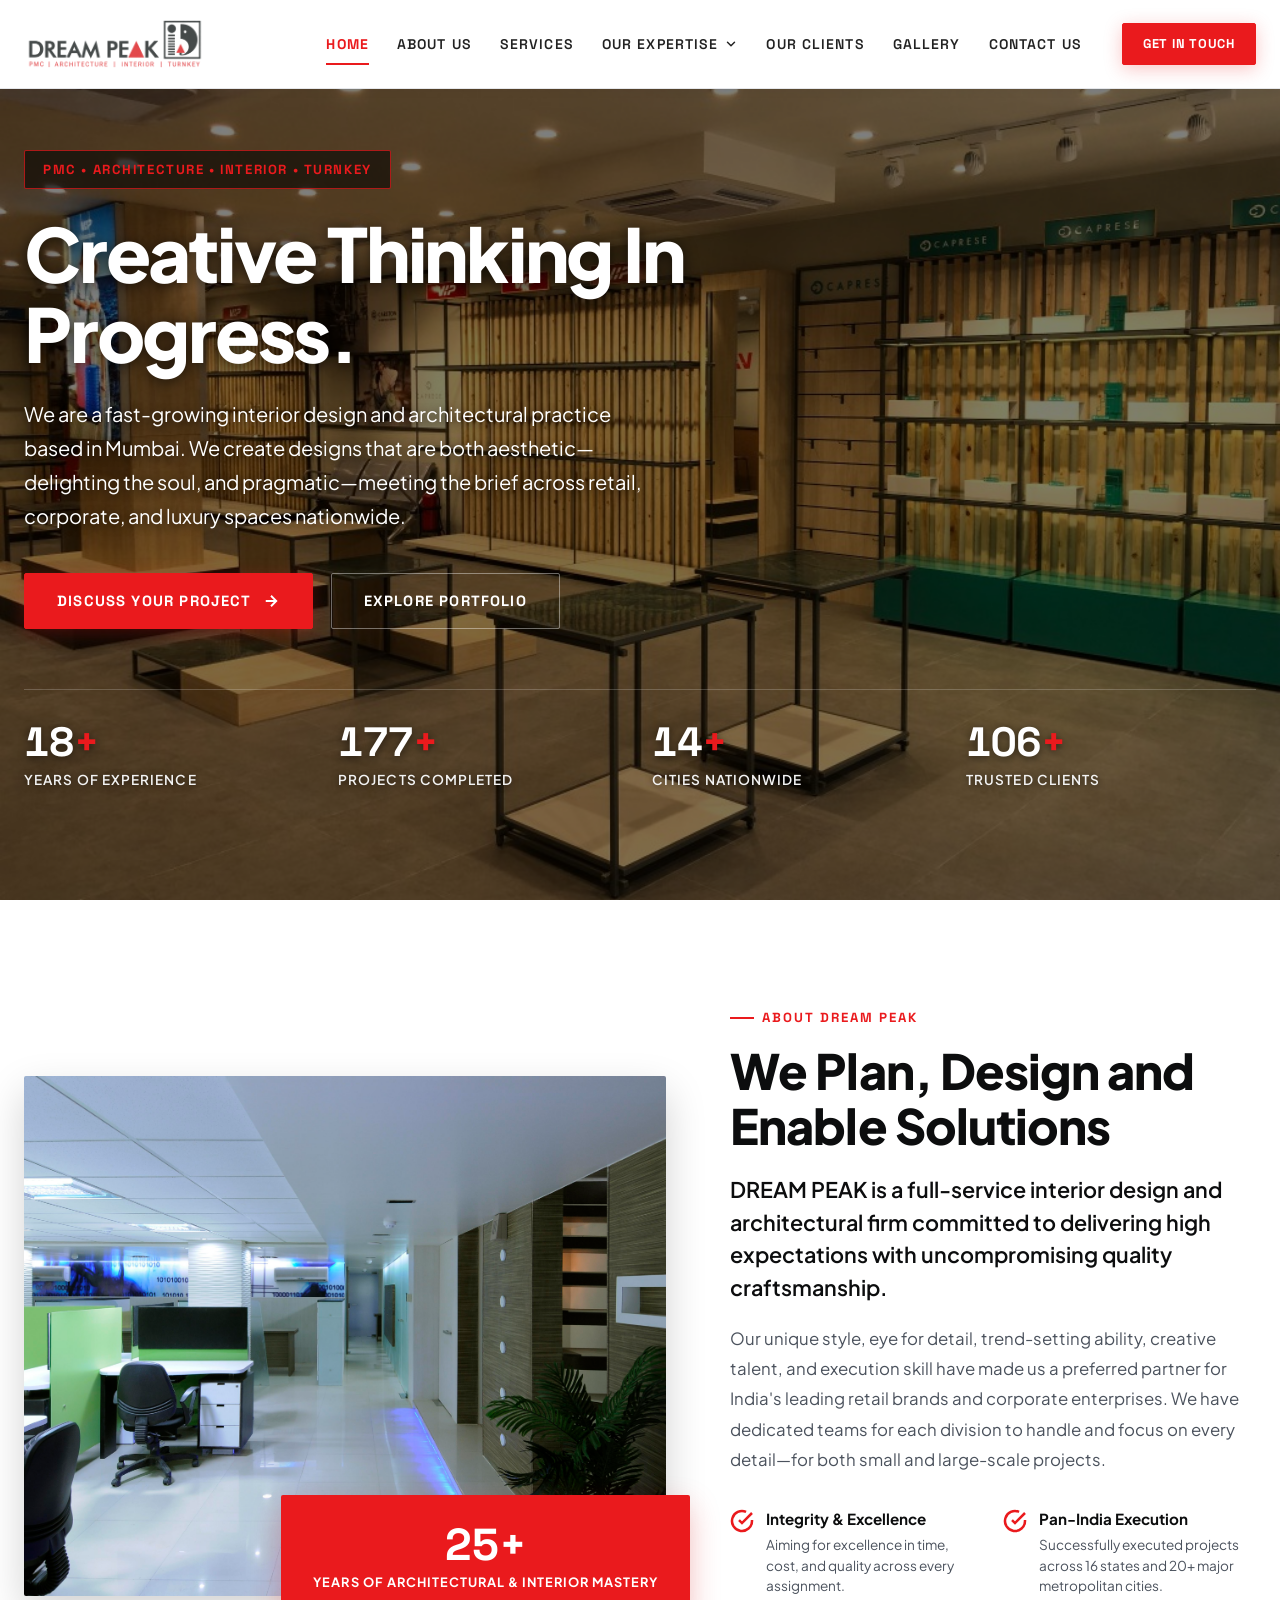
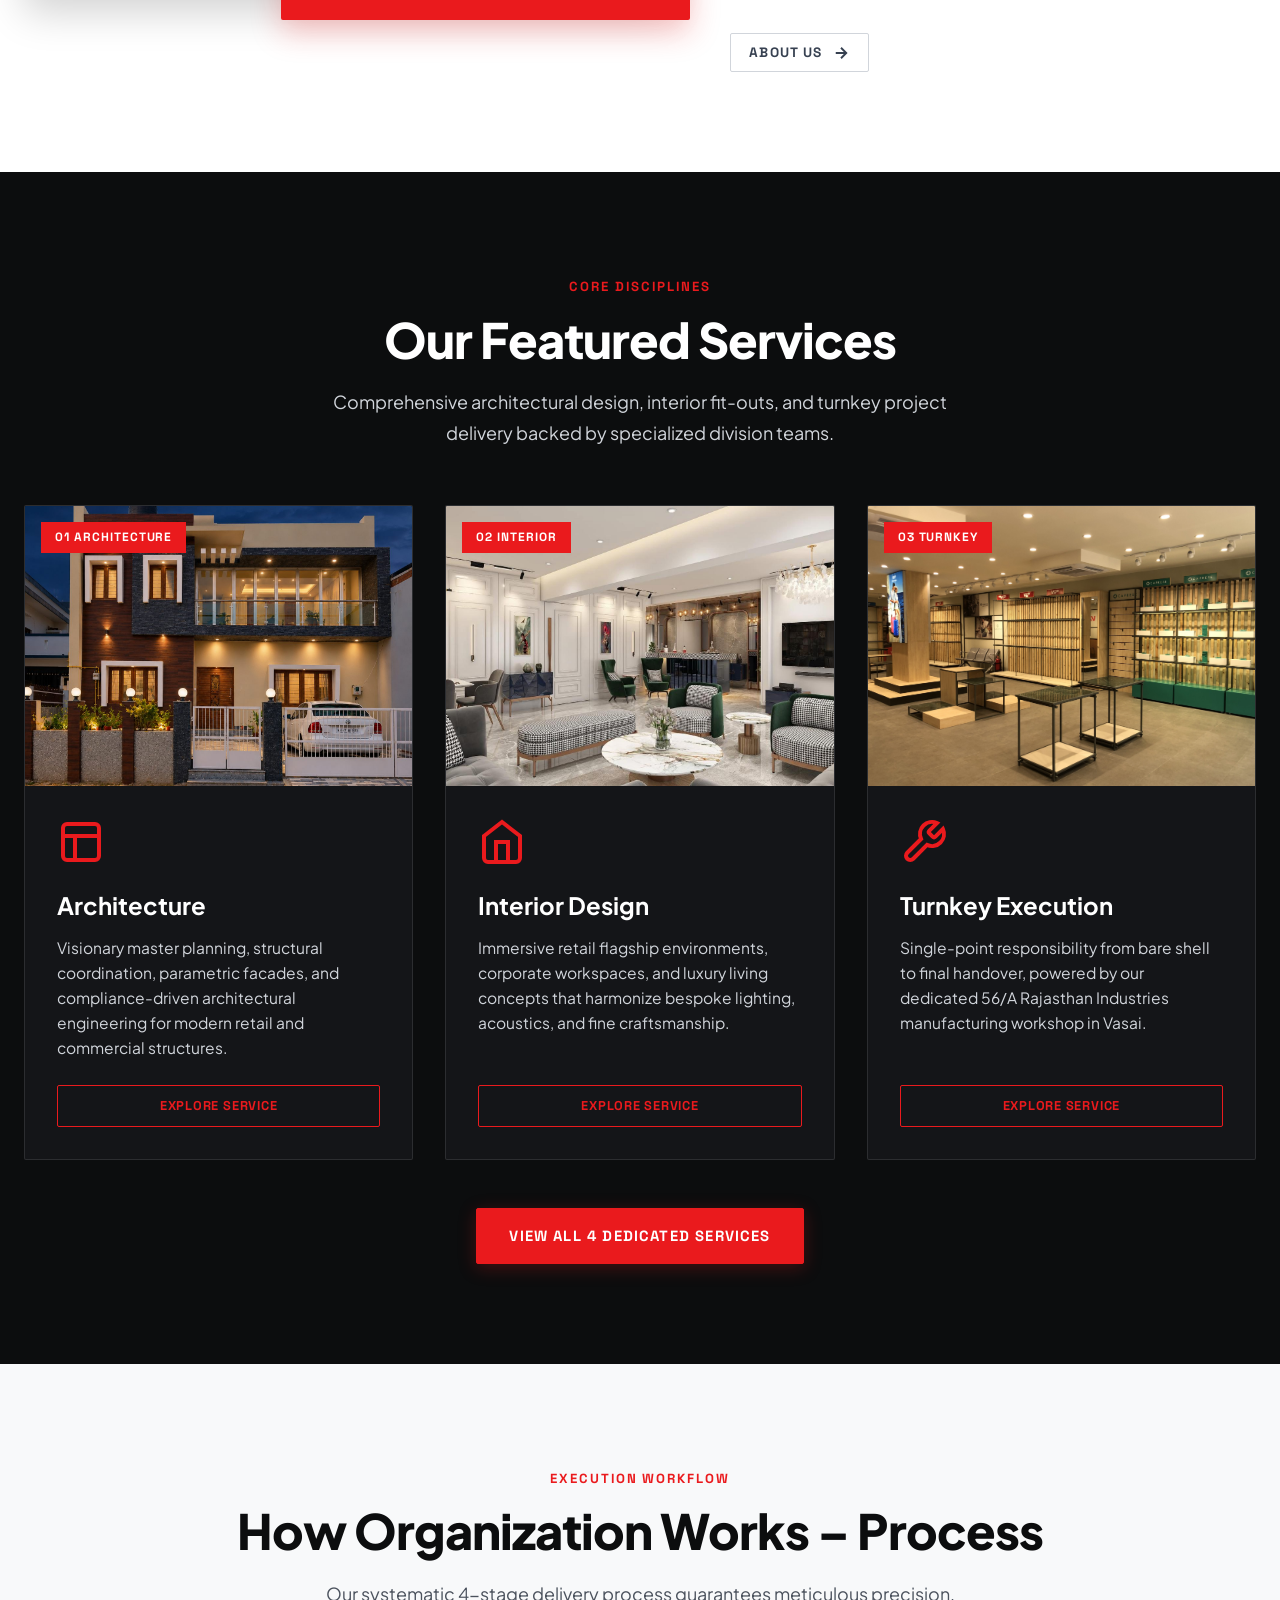
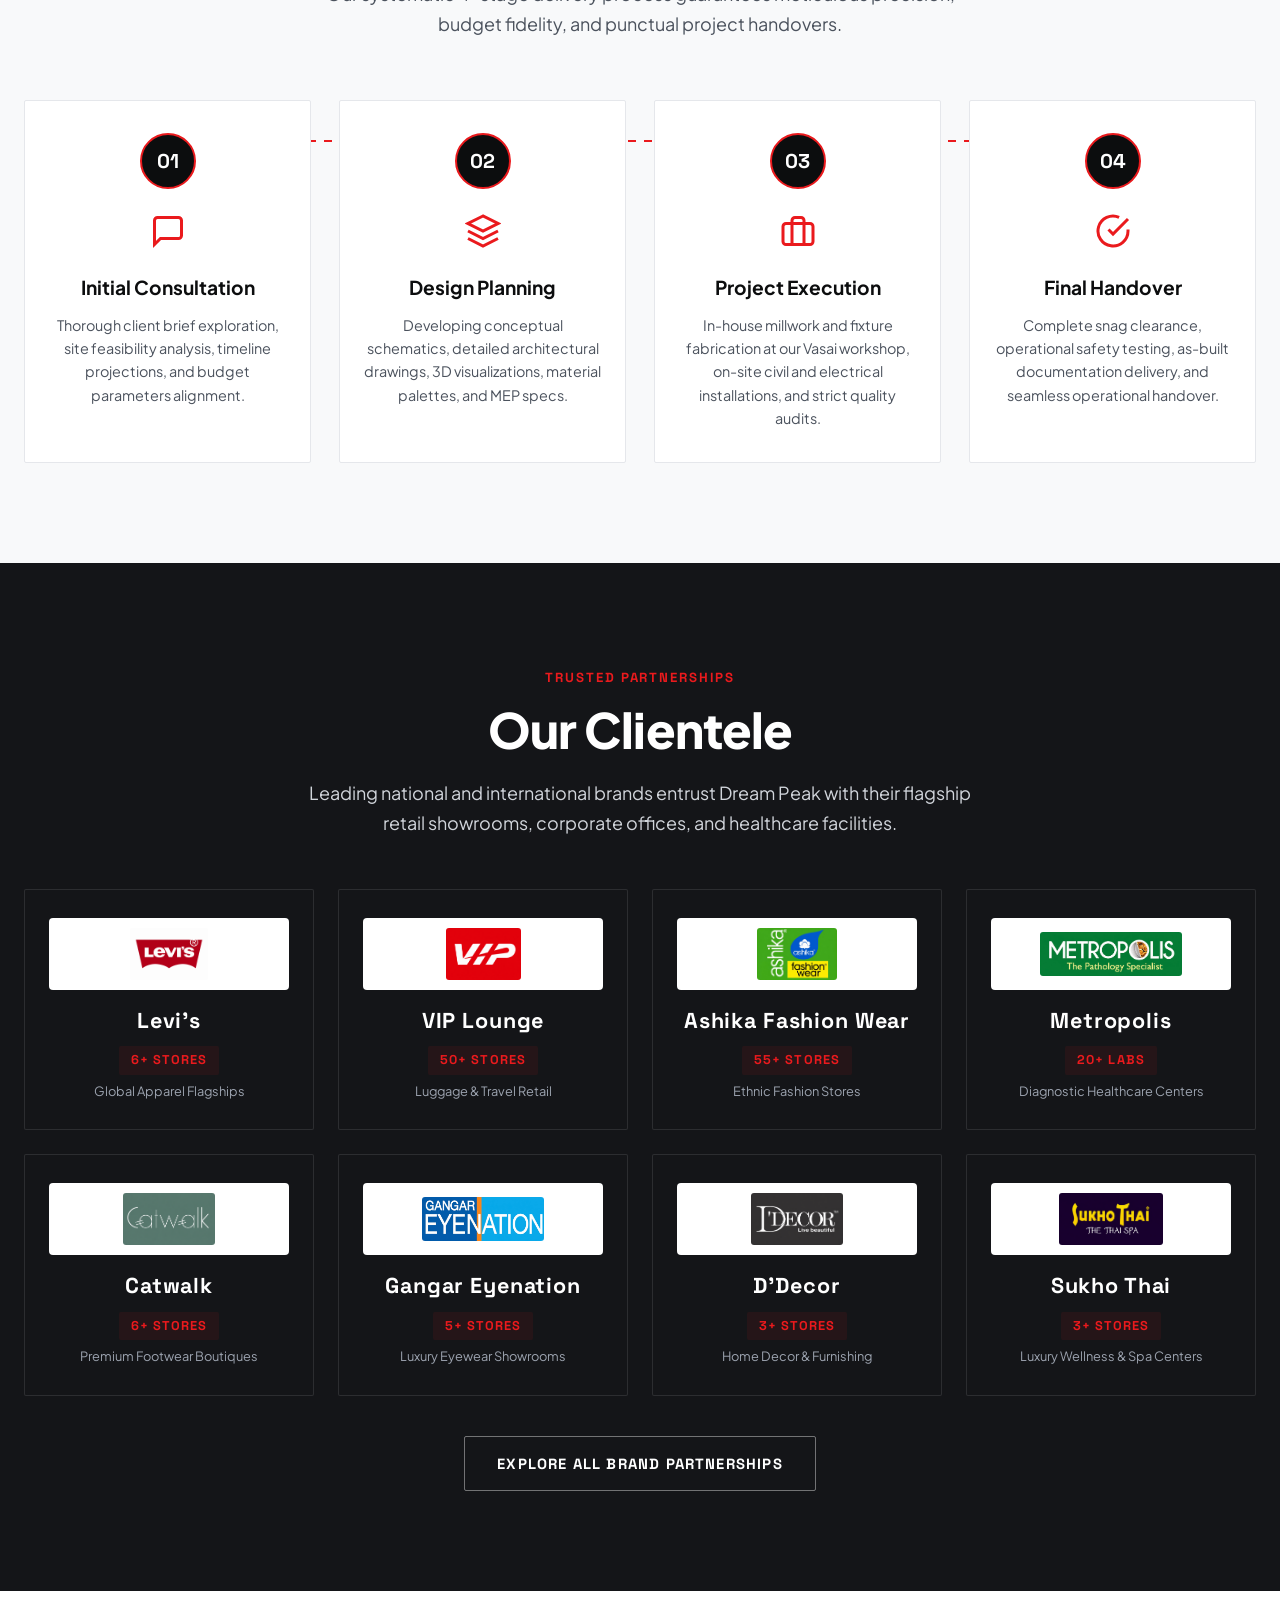
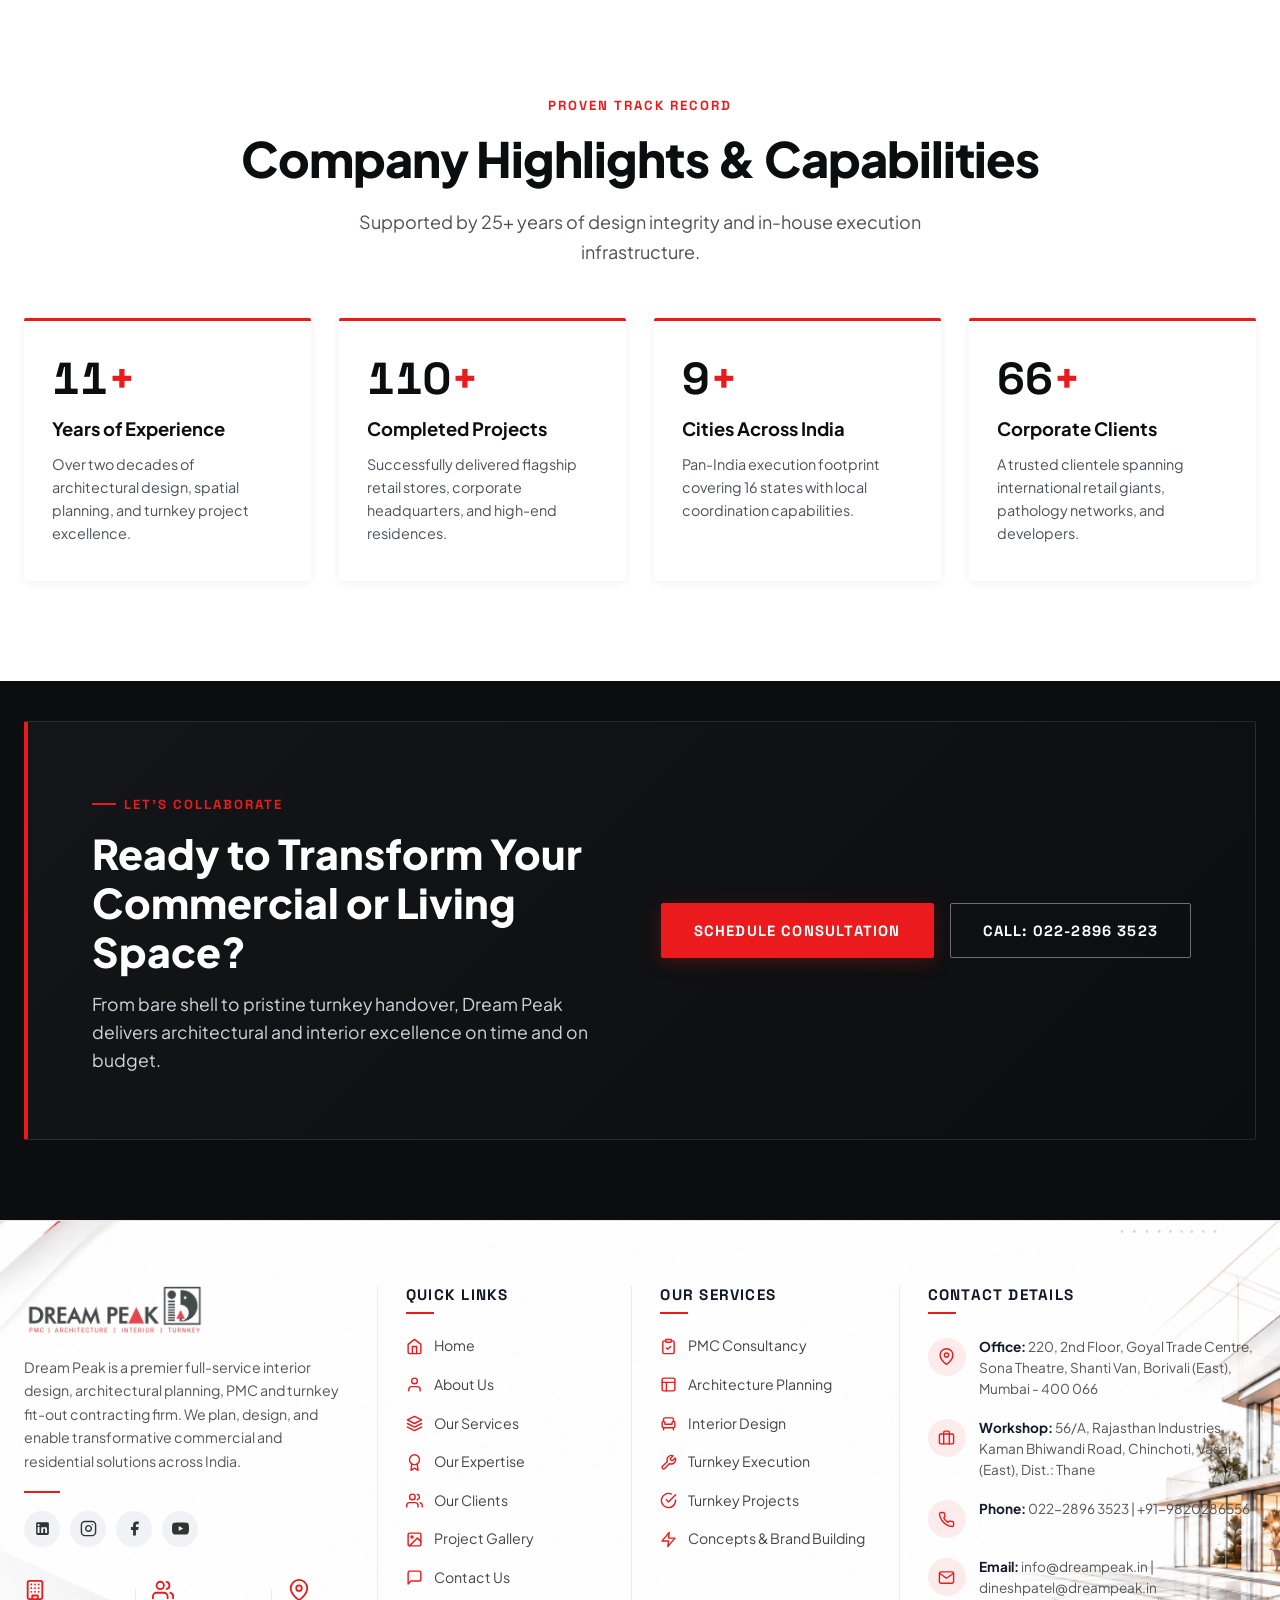
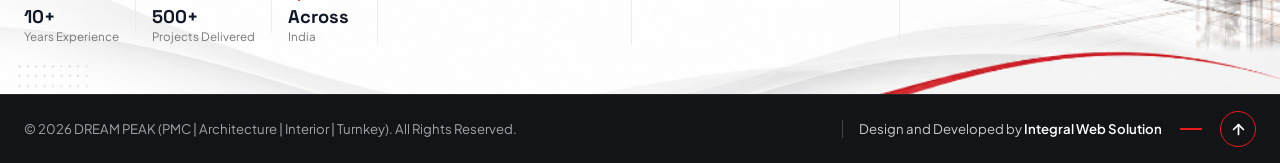
<file: index.html>
<!DOCTYPE html>
<html lang="en">

<head>
  <meta charset="UTF-8">
  <meta name="viewport" content="width=device-width, initial-scale=1.0">
  <title>DREAM PEAK | Architecture, Interior Design & Turnkey Execution</title>
  <meta name="description"
    content="Dream Peak is a premier architecture, interior design, PMC and turnkey execution firm. Delivering aesthetic and pragmatic retail, corporate and residential projects across India.">
  <link rel="stylesheet" href="assets/css/style.css">
  <link rel="icon" type="image/png" href="assets/images/logo/favicon.png">
</head>

<body>

  <!-- SITE HEADER & NAVIGATION (PURE WHITE THEME) -->
  <header class="site-header">
    <div class="container header-container">
      <a href="/" class="site-logo">
        <img src="assets/images/logo/logo.png" alt="Dream Peak - PMC | Architecture | Interior | Turnkey">
      </a>

      <nav class="main-nav">
        <ul class="nav-links">
          <li class="nav-item"><a href="/" class="nav-link active">Home</a></li>
          <li class="nav-item"><a href="/about" class="nav-link">About Us</a></li>
          <li class="nav-item"><a href="/services" class="nav-link">Services</a></li>
          <li class="nav-item nav-item-has-mega" id="expertiseNavItem">
            <a href="/expertise" class="nav-link nav-link-mega" id="expertiseMenuToggle" aria-haspopup="true"
              aria-expanded="false">
              <span>Our Expertise</span>
              <svg class="mega-chevron" viewBox="0 0 24 24" fill="none" stroke="currentColor" stroke-width="2.5"
                stroke-linecap="round" stroke-linejoin="round">
                <polyline points="6 9 12 15 18 9"></polyline>
              </svg>
            </a>

            <!-- MEGA MENU DROPDOWN PANEL -->
            <div class="mega-menu" id="expertiseMegaMenu" role="region" aria-label="Our Expertise submenu">
              <div class="mega-menu-pointer"></div>
              <div class="mega-menu-container">
                <div class="mega-menu-grid">
                  <!-- Category 1: Retail -->
                  <div class="mega-menu-col">
                    <a href="/retail" class="mega-category-card">
                      <div class="mega-img-wrap">
                        <img src="assets/images/expertise/mega-retail.jpg" alt="Retail Interior Solutions by Dream Peak"
                          class="mega-img" loading="lazy">
                      </div>
                      <div class="mega-content">
                        <h3 class="mega-title">Retail</h3>
                        <p class="mega-desc">
                          End-to-end retail interior solutions that create engaging, brand-aligned spaces and
                          high-performance customer experiences.
                        </p>
                        <span class="mega-cta">
                          Explore Retail <span class="mega-arrow">&rarr;</span>
                        </span>
                      </div>
                    </a>
                  </div>

                  <!-- Subtle Vertical Divider -->
                  <div class="mega-menu-divider"></div>

                  <!-- Category 2: Residence -->
                  <div class="mega-menu-col">
                    <a href="/residence" class="mega-category-card">
                      <div class="mega-img-wrap">
                        <img src="assets/images/expertise/mega-residence.jpg"
                          alt="Residential Interior Design by Dream Peak" class="mega-img" loading="lazy">
                      </div>
                      <div class="mega-content">
                        <h3 class="mega-title">Residence</h3>
                        <p class="mega-desc">
                          Thoughtfully designed residential interiors that blend comfort, aesthetics, and functionality
                          to create modern, personalized homes.
                        </p>
                        <span class="mega-cta">
                          Explore Residence <span class="mega-arrow">&rarr;</span>
                        </span>
                      </div>
                    </a>
                  </div>
                </div>
              </div>
            </div>
          </li>
          <li class="nav-item"><a href="/clients" class="nav-link">Our Clients</a></li>
          <li class="nav-item"><a href="/gallery" class="nav-link">Gallery</a></li>
          <li class="nav-item"><a href="/contact" class="nav-link">Contact Us</a></li>
        </ul>
        <div class="nav-cta">
          <a href="/contact" class="btn btn-primary btn-sm">Get In Touch</a>
        </div>
      </nav>

      <button class="mobile-toggle" aria-label="Open mobile navigation menu">
        <svg viewBox="0 0 24 24" fill="none" stroke="currentColor" stroke-width="2.2" stroke-linecap="round"
          stroke-linejoin="round">
          <line x1="3" y1="12" x2="21" y2="12"></line>
          <line x1="3" y1="6" x2="21" y2="6"></line>
          <line x1="3" y1="18" x2="21" y2="18"></line>
        </svg>
      </button>
    </div>
  </header>

  <!-- MOBILE NAVIGATION DRAWER -->
  <div class="mobile-drawer-overlay"></div>
  <aside class="mobile-drawer">
    <div>
      <div style="display: flex; align-items: center; justify-content: space-between; margin-bottom: 32px;">
        <img src="assets/images/logo/logo.png" alt="Dream Peak Logo" style="height: 38px; width: auto;">
        <button class="mobile-drawer-close" aria-label="Close mobile menu"
          style="background: none; border: none; color: #222222; cursor: pointer; padding: 4px;">
          <svg viewBox="0 0 24 24" style="width: 24px; height: 24px;" fill="none" stroke="currentColor"
            stroke-width="2">
            <line x1="18" y1="6" x2="6" y2="18"></line>
            <line x1="6" y1="6" x2="18" y2="18"></line>
          </svg>
        </button>
      </div>
      <nav class="mobile-nav-links">
        <a href="/" class="mobile-nav-link active">Home</a>
        <a href="/about" class="mobile-nav-link">About Us</a>
        <a href="/services" class="mobile-nav-link">Services</a>
        <div class="mobile-mega-item">
          <div class="mobile-mega-header" id="mobileExpertiseToggle">
            <a href="/expertise" class="mobile-nav-link">Our Expertise</a>
            <button type="button" class="mobile-mega-btn" aria-label="Toggle Our Expertise subcategories">
              <svg class="mobile-mega-chevron" viewBox="0 0 24 24" fill="none" stroke="currentColor" stroke-width="2.5">
                <polyline points="6 9 12 15 18 9"></polyline>
              </svg>
            </button>
          </div>
          <div class="mobile-mega-submenu" id="mobileExpertiseSubmenu">
            <a href="/retail" class="mobile-mega-card">
              <img src="assets/images/expertise/mega-retail.jpg" alt="Retail" class="mobile-mega-img" loading="lazy">
              <div>
                <div class="mobile-mega-title">Retail</div>
                <div class="mobile-mega-cta">Explore Retail &rarr;</div>
              </div>
            </a>
            <a href="/residence" class="mobile-mega-card">
              <img src="assets/images/expertise/mega-residence.jpg" alt="Residence" class="mobile-mega-img"
                loading="lazy">
              <div>
                <div class="mobile-mega-title">Residence</div>
                <div class="mobile-mega-cta">Explore Residence &rarr;</div>
              </div>
            </a>
          </div>
        </div>
        <a href="/clients" class="mobile-nav-link">Our Clients</a>
        <a href="/gallery" class="mobile-nav-link">Gallery</a>
        <a href="/contact" class="mobile-nav-link">Contact Us</a>
      </nav>
    </div>

    <div class="mobile-drawer-footer">
      <a href="/contact" class="btn btn-primary" style="width: 100%;">Discuss Project</a>
      <div class="mobile-contact-info">
        <p><strong>Office:</strong> Goyal Trade Centre, Borivali (E), Mumbai</p>
        <p><strong>Phone:</strong> 022-2896 3523 | +91-9820286556</p>
        <p><strong>Email:</strong> info@dreampeak.in</p>
      </div>
    </div>
  </aside>

  <main>
    <!-- SECTION 1: MAIN HERO BANNER -->
    <section class="home-hero">
      <img src="assets/images/hero/IMG_2718.JPG" alt="Dream Peak Architecture & Interior Projects - Retail Showroom"
        class="home-hero-bg">
      <div class="home-hero-overlay"></div>
      <div class="container">
        <div class="home-hero-content">
          <div class="hero-badge">PMC • Architecture • Interior • Turnkey</div>
          <h1 class="hero-title">Creative Thinking In Progress.</h1>
          <p class="hero-subtitle">
            We are a fast-growing interior design and architectural practice based in Mumbai. We create designs that are
            both aesthetic—delighting the soul, and pragmatic—meeting the brief across retail, corporate, and luxury
            spaces nationwide.
          </p>
          <div class="hero-actions">
            <a href="/contact" class="btn btn-primary">
              Discuss Your Project
              <svg viewBox="0 0 24 24" fill="none" stroke="currentColor" stroke-width="2.5">
                <line x1="5" y1="12" x2="19" y2="12"></line>
                <polyline points="12 5 19 12 12 19"></polyline>
              </svg>
            </a>
            <a href="/gallery" class="btn btn-outline-white">Explore Portfolio</a>
          </div>
        </div>

        <!-- ANIMATED STATISTICS SECTION -->
        <div class="hero-stats-bar">
          <div class="stat-item">
            <div class="stat-number"><span class="counter" data-target="25">0</span><span class="text-red">+</span>
            </div>
            <div class="stat-label">Years of Experience</div>
          </div>
          <div class="stat-item">
            <div class="stat-number"><span class="counter" data-target="250">0</span><span class="text-red">+</span>
            </div>
            <div class="stat-label">Projects Completed</div>
          </div>
          <div class="stat-item">
            <div class="stat-number"><span class="counter" data-target="20">0</span><span class="text-red">+</span>
            </div>
            <div class="stat-label">Cities Nationwide</div>
          </div>
          <div class="stat-item">
            <div class="stat-number"><span class="counter" data-target="150">0</span><span class="text-red">+</span>
            </div>
            <div class="stat-label">Trusted Clients</div>
          </div>
        </div>
      </div>
    </section>

    <!-- SECTION 2: ABOUT DREAM PEAK (WHITE SECTION) -->
    <section class="section section-white">
      <div class="container">
        <div class="about-grid">
          <div class="about-image-wrapper">
            <img src="assets/images/gallery/corporate-office-passage.jpg" alt="Dream Peak Office and Design Practice"
              class="about-main-image">
            <div class="about-experience-badge">
              <div class="experience-years">25+</div>
              <div class="experience-text">Years of Architectural & Interior Mastery</div>
            </div>
          </div>

          <div class="about-content">
            <div class="section-tag">About Dream Peak</div>
            <h2 class="section-title">We Plan, Design and Enable Solutions</h2>
            <p class="about-content-lead">
              DREAM PEAK is a full-service interior design and architectural firm committed to delivering high
              expectations with uncompromising quality craftsmanship.
            </p>
            <p class="about-content-body">
              Our unique style, eye for detail, trend-setting ability, creative talent, and execution skill have made us
              a preferred partner for India's leading retail brands and corporate enterprises. We have dedicated teams
              for each division to handle and focus on every detail—for both small and large-scale projects.
            </p>

            <div class="about-pillars">
              <div class="pillar-item">
                <svg class="pillar-icon" viewBox="0 0 24 24" fill="none" stroke="currentColor" stroke-width="2.5">
                  <path d="M22 11.08V12a10 10 0 1 1-5.93-9.14"></path>
                  <polyline points="22 4 12 14.01 9 11.01"></polyline>
                </svg>
                <div>
                  <h4 class="pillar-title">Integrity & Excellence</h4>
                  <p class="pillar-desc">Aiming for excellence in time, cost, and quality across every assignment.</p>
                </div>
              </div>

              <div class="pillar-item">
                <svg class="pillar-icon" viewBox="0 0 24 24" fill="none" stroke="currentColor" stroke-width="2.5">
                  <path d="M22 11.08V12a10 10 0 1 1-5.93-9.14"></path>
                  <polyline points="22 4 12 14.01 9 11.01"></polyline>
                </svg>
                <div>
                  <h4 class="pillar-title">Pan-India Execution</h4>
                  <p class="pillar-desc">Successfully executed projects across 16 states and 20+ major metropolitan
                    cities.</p>
                </div>
              </div>
            </div>

            <a href="/about" class="btn btn-outline-dark">
              About Us
              <svg viewBox="0 0 24 24" fill="none" stroke="currentColor" stroke-width="2.5">
                <line x1="5" y1="12" x2="19" y2="12"></line>
                <polyline points="12 5 19 12 12 19"></polyline>
              </svg>
            </a>
          </div>
        </div>
      </div>
    </section>

    <!-- SECTION 3: OUR SERVICES (DARK SECTION) -->
    <section class="section section-dark">
      <div class="container">
        <div class="text-center">
          <div class="section-tag">Core Disciplines</div>
          <h2 class="section-title">Our Featured Services</h2>
          <p class="section-subtitle">
            Comprehensive architectural design, interior fit-outs, and turnkey project delivery backed by specialized
            division teams.
          </p>
        </div>

        <div class="featured-services-grid">
          <!-- Card 1: Architecture -->
          <div class="service-card">
            <div class="service-card-image">
              <img src="assets/images/services/architecture.png" alt="Architecture Design Service">
              <div class="service-card-badge">01 Architecture</div>
            </div>
            <div class="service-card-body">
              <svg class="service-card-icon" viewBox="0 0 24 24" fill="none" stroke="currentColor" stroke-width="2">
                <rect x="3" y="3" width="18" height="18" rx="2" ry="2"></rect>
                <line x1="3" y1="9" x2="21" y2="9"></line>
                <line x1="9" y1="21" x2="9" y2="9"></line>
              </svg>
              <h3 class="service-card-title">Architecture</h3>
              <p class="service-card-desc">
                Visionary master planning, structural coordination, parametric facades, and compliance-driven
                architectural engineering for modern retail and commercial structures.
              </p>
              <a href="/services" class="btn btn-outline-red btn-sm">Explore Service</a>
            </div>
          </div>

          <!-- Card 2: Interior Design -->
          <div class="service-card">
            <div class="service-card-image">
              <img src="assets/images/services/interior.jpg" alt="Interior Design Service">
              <div class="service-card-badge">02 Interior</div>
            </div>
            <div class="service-card-body">
              <svg class="service-card-icon" viewBox="0 0 24 24" fill="none" stroke="currentColor" stroke-width="2">
                <path d="M3 9l9-7 9 7v11a2 2 0 0 1-2 2H5a2 2 0 0 1-2-2z"></path>
                <polyline points="9 22 9 12 15 12 15 22"></polyline>
              </svg>
              <h3 class="service-card-title">Interior Design</h3>
              <p class="service-card-desc">
                Immersive retail flagship environments, corporate workspaces, and luxury living concepts that harmonize
                bespoke lighting, acoustics, and fine craftsmanship.
              </p>
              <a href="/services" class="btn btn-outline-red btn-sm">Explore Service</a>
            </div>
          </div>

          <!-- Card 3: Turnkey Execution -->
          <div class="service-card">
            <div class="service-card-image">
              <img src="assets/images/services/turnkey.jpg" alt="Turnkey Execution Service">
              <div class="service-card-badge">03 Turnkey</div>
            </div>
            <div class="service-card-body">
              <svg class="service-card-icon" viewBox="0 0 24 24" fill="none" stroke="currentColor" stroke-width="2">
                <path
                  d="M14.7 6.3a1 1 0 0 0 0 1.4l1.6 1.6a1 1 0 0 0 1.4 0l3.77-3.77a6 6 0 0 1-7.94 7.94l-6.91 6.91a2.12 2.12 0 0 1-3-3l6.91-6.91a6 6 0 0 1 7.94-7.94l-3.76 3.76z">
                </path>
              </svg>
              <h3 class="service-card-title">Turnkey Execution</h3>
              <p class="service-card-desc">
                Single-point responsibility from bare shell to final handover, powered by our dedicated 56/A Rajasthan
                Industries manufacturing workshop in Vasai.
              </p>
              <a href="/services" class="btn btn-outline-red btn-sm">Explore Service</a>
            </div>
          </div>
        </div>

        <div style="text-align: center; margin-top: 48px;">
          <a href="/services" class="btn btn-primary">View All 4 Dedicated Services</a>
        </div>
      </div>
    </section>

    <!-- SECTION 4: HOW ORGANIZATION WORKS - PROCESS (LIGHT SECTION) -->
    <section class="section section-light">
      <div class="container">
        <div class="text-center">
          <div class="section-tag">Execution Workflow</div>
          <h2 class="section-title">How Organization Works – Process</h2>
          <p class="section-subtitle">
            Our systematic 4-stage delivery process guarantees meticulous precision, budget fidelity, and punctual
            project handovers.
          </p>
        </div>

        <div class="process-grid">
          <!-- Step 1 -->
          <div class="process-step">
            <div class="process-step-num">01</div>
            <svg class="process-step-icon" viewBox="0 0 24 24" fill="none" stroke="currentColor" stroke-width="2">
              <path d="M21 15a2 2 0 0 1-2 2H7l-4 4V5a2 2 0 0 1 2-2h14a2 2 0 0 1 2 2z"></path>
            </svg>
            <h3 class="process-step-title">Initial Consultation</h3>
            <p class="process-step-desc">
              Thorough client brief exploration, site feasibility analysis, timeline projections, and budget parameters
              alignment.
            </p>
          </div>

          <!-- Step 2 -->
          <div class="process-step">
            <div class="process-step-num">02</div>
            <svg class="process-step-icon" viewBox="0 0 24 24" fill="none" stroke="currentColor" stroke-width="2">
              <polygon points="12 2 2 7 12 12 22 7 12 2"></polygon>
              <polyline points="2 17 12 22 22 17"></polyline>
              <polyline points="2 12 12 17 22 12"></polyline>
            </svg>
            <h3 class="process-step-title">Design Planning</h3>
            <p class="process-step-desc">
              Developing conceptual schematics, detailed architectural drawings, 3D visualizations, material palettes,
              and MEP specs.
            </p>
          </div>

          <!-- Step 3 -->
          <div class="process-step">
            <div class="process-step-num">03</div>
            <svg class="process-step-icon" viewBox="0 0 24 24" fill="none" stroke="currentColor" stroke-width="2">
              <rect x="2" y="7" width="20" height="14" rx="2" ry="2"></rect>
              <path d="M16 21V5a2 2 0 0 0-2-2h-4a2 2 0 0 0-2 2v16"></path>
            </svg>
            <h3 class="process-step-title">Project Execution</h3>
            <p class="process-step-desc">
              In-house millwork and fixture fabrication at our Vasai workshop, on-site civil and electrical
              installations, and strict quality audits.
            </p>
          </div>

          <!-- Step 4 -->
          <div class="process-step">
            <div class="process-step-num">04</div>
            <svg class="process-step-icon" viewBox="0 0 24 24" fill="none" stroke="currentColor" stroke-width="2">
              <path d="M22 11.08V12a10 10 0 1 1-5.93-9.14"></path>
              <polyline points="22 4 12 14.01 9 11.01"></polyline>
            </svg>
            <h3 class="process-step-title">Final Handover</h3>
            <p class="process-step-desc">
              Complete snag clearance, operational safety testing, as-built documentation delivery, and seamless
              operational handover.
            </p>
          </div>
        </div>
      </div>
    </section>

    <!-- SECTION 5: OUR CLIENTELE (CHARCOAL SECTION) -->
    <section class="section section-charcoal">
      <div class="container">
        <div class="text-center">
          <div class="section-tag">Trusted Partnerships</div>
          <h2 class="section-title">Our Clientele</h2>
          <p class="section-subtitle">
            Leading national and international brands entrust Dream Peak with their flagship retail showrooms, corporate
            offices, and healthcare facilities.
          </p>
        </div>

        <div class="clients-logo-grid">
          <div class="client-logo-card">
            <div class="client-logo-thumb">
              <img src="assets/images/clients/logos/levis.png" alt="Levi's Official Logo" class="brand-logo-img"
                loading="lazy">
            </div>
            <div class="client-brand-name">Levi's</div>
            <div class="client-brand-count">6+ Stores</div>
            <div class="client-brand-sector">Global Apparel Flagships</div>
          </div>

          <div class="client-logo-card">
            <div class="client-logo-thumb">
              <img src="assets/images/clients/logos/vip.png" alt="VIP Lounge Official Logo" class="brand-logo-img"
                loading="lazy">
            </div>
            <div class="client-brand-name">VIP Lounge</div>
            <div class="client-brand-count">50+ Stores</div>
            <div class="client-brand-sector">Luggage &amp; Travel Retail</div>
          </div>

          <div class="client-logo-card">
            <div class="client-logo-thumb">
              <img src="assets/images/clients/logos/ashika.jpg" alt="Ashika Fashion Wear Official Logo"
                class="brand-logo-img" loading="lazy">
            </div>
            <div class="client-brand-name">Ashika Fashion Wear</div>
            <div class="client-brand-count">55+ Stores</div>
            <div class="client-brand-sector">Ethnic Fashion Stores</div>
          </div>

          <div class="client-logo-card">
            <div class="client-logo-thumb">
              <img src="assets/images/clients/logos/metropolis.jpg" alt="Metropolis Healthcare Official Logo"
                class="brand-logo-img logo-wide" loading="lazy">
            </div>
            <div class="client-brand-name">Metropolis</div>
            <div class="client-brand-count">20+ Labs</div>
            <div class="client-brand-sector">Diagnostic Healthcare Centers</div>
          </div>

          <div class="client-logo-card">
            <div class="client-logo-thumb">
              <img src="assets/images/clients/logos/catwalk.png" alt="Catwalk Footwear Official Logo"
                class="brand-logo-img" loading="lazy">
            </div>
            <div class="client-brand-name">Catwalk</div>
            <div class="client-brand-count">6+ Stores</div>
            <div class="client-brand-sector">Premium Footwear Boutiques</div>
          </div>

          <div class="client-logo-card">
            <div class="client-logo-thumb">
              <img src="assets/images/clients/logos/gangar.jpg" alt="Gangar Eyenation Official Logo"
                class="brand-logo-img logo-wide" loading="lazy">
            </div>
            <div class="client-brand-name">Gangar Eyenation</div>
            <div class="client-brand-count">5+ Stores</div>
            <div class="client-brand-sector">Luxury Eyewear Showrooms</div>
          </div>

          <div class="client-logo-card">
            <div class="client-logo-thumb">
              <img src="assets/images/clients/logos/ddecor.png" alt="D'Decor Official Logo" class="brand-logo-img"
                loading="lazy">
            </div>
            <div class="client-brand-name">D'Decor</div>
            <div class="client-brand-count">3+ Stores</div>
            <div class="client-brand-sector">Home Decor &amp; Furnishing</div>
          </div>

          <div class="client-logo-card">
            <div class="client-logo-thumb">
              <img src="assets/images/clients/logos/sukhothai.png" alt="Sukho Thai Official Logo" class="brand-logo-img"
                loading="lazy">
            </div>
            <div class="client-brand-name">Sukho Thai</div>
            <div class="client-brand-count">3+ Stores</div>
            <div class="client-brand-sector">Luxury Wellness &amp; Spa Centers</div>
          </div>
        </div>

        <div style="text-align: center; margin-top: 40px;">
          <a href="/clients" class="btn btn-outline-white">Explore All Brand Partnerships</a>
        </div>
      </div>
    </section>

    <!-- SECTION 6: COMPANY HIGHLIGHTS / WHY CHOOSE US (WHITE SECTION) -->
    <section class="section section-white">
      <div class="container">
        <div class="text-center">
          <div class="section-tag">Proven Track Record</div>
          <h2 class="section-title">Company Highlights & Capabilities</h2>
          <p class="section-subtitle">
            Supported by 25+ years of design integrity and in-house execution infrastructure.
          </p>
        </div>

        <div class="highlights-grid">
          <div class="highlight-box">
            <div class="highlight-number"><span class="counter" data-target="25">0</span><span class="text-red">+</span>
            </div>
            <h3 class="highlight-title">Years of Experience</h3>
            <p class="highlight-desc">
              Over two decades of architectural design, spatial planning, and turnkey project excellence.
            </p>
          </div>

          <div class="highlight-box">
            <div class="highlight-number"><span class="counter" data-target="250">0</span><span
                class="text-red">+</span></div>
            <h3 class="highlight-title">Completed Projects</h3>
            <p class="highlight-desc">
              Successfully delivered flagship retail stores, corporate headquarters, and high-end residences.
            </p>
          </div>

          <div class="highlight-box">
            <div class="highlight-number"><span class="counter" data-target="20">0</span><span class="text-red">+</span>
            </div>
            <h3 class="highlight-title">Cities Across India</h3>
            <p class="highlight-desc">
              Pan-India execution footprint covering 16 states with local coordination capabilities.
            </p>
          </div>

          <div class="highlight-box">
            <div class="highlight-number"><span class="counter" data-target="150">0</span><span
                class="text-red">+</span></div>
            <h3 class="highlight-title">Corporate Clients</h3>
            <p class="highlight-desc">
              A trusted clientele spanning international retail giants, pathology networks, and developers.
            </p>
          </div>
        </div>
      </div>
    </section>

    <!-- SECTION 7: CONTACT CTA BANNER (DARK SECTION) -->
    <section class="section section-dark" style="padding-top: 40px; padding-bottom: 80px;">
      <div class="container">
        <div class="cta-banner">
          <div class="cta-content">
            <div class="section-tag">Let's Collaborate</div>
            <h2 class="cta-title">Ready to Transform Your Commercial or Living Space?</h2>
            <p class="cta-desc">
              From bare shell to pristine turnkey handover, Dream Peak delivers architectural and interior excellence on
              time and on budget.
            </p>
          </div>
          <div class="cta-actions">
            <a href="/contact" class="btn btn-primary">Schedule Consultation</a>
            <a href="tel:02228963523" class="btn btn-outline-white">Call: 022-2896 3523</a>
          </div>
        </div>
      </div>
    </section>
  </main>

  <!-- SITE FOOTER – PREMIUM ARCHITECTURAL STYLE -->
  <footer class="site-footer">
    <div class="container footer-container">
      <div class="footer-grid">
        <!-- Column 1: Company Introduction -->
        <div class="footer-col footer-col-intro">
          <a href="/" class="footer-logo">
            <img src="assets/images/logo/logo.png" alt="Dream Peak - PMC | Architecture | Interior | Turnkey">
          </a>
          <p class="footer-about-text">
            Dream Peak is a premier full-service interior design, architectural planning, PMC and turnkey fit-out
            contracting firm. We plan, design, and enable transformative commercial and residential solutions across
            India.
          </p>
          <div class="footer-col1-accent-line"></div>

          <!-- Social Media Icons -->
          <div class="footer-social-links">
            <a href="https://www.linkedin.com/" target="_blank" rel="noopener noreferrer" class="footer-social-icon"
              aria-label="LinkedIn">
              <svg viewBox="0 0 24 24" fill="currentColor">
                <path
                  d="M19 3a2 2 0 0 1 2 2v14a2 2 0 0 1-2 2H5a2 2 0 0 1-2-2V5a2 2 0 0 1 2-2h14m-.5 15.5v-5.3a3.26 3.26 0 0 0-3.26-3.26c-.85 0-1.84.52-2.28 1.3v-1.11h-2.79v8.37h2.79v-4.93c0-.77.62-1.4 1.39-1.4a1.4 1.4 0 0 1 1.4 1.4v4.93h2.75M6.46 8.76a1.53 1.53 0 1 0 0-3.06 1.53 1.53 0 0 0 0 3.06m1.4 9.74V9.93H5.06v8.57h2.8z" />
              </svg>
            </a>
            <a href="https://www.instagram.com/" target="_blank" rel="noopener noreferrer" class="footer-social-icon"
              aria-label="Instagram">
              <svg viewBox="0 0 24 24" fill="none" stroke="currentColor" stroke-width="2" stroke-linecap="round"
                stroke-linejoin="round">
                <rect x="2" y="2" width="20" height="20" rx="5" ry="5"></rect>
                <path d="M16 11.37A4 4 0 1 1 12.63 8 4 4 0 0 1 16 11.37z"></path>
                <line x1="17.5" y1="6.5" x2="17.51" y2="6.5"></line>
              </svg>
            </a>
            <a href="https://www.facebook.com/" target="_blank" rel="noopener noreferrer" class="footer-social-icon"
              aria-label="Facebook">
              <svg viewBox="0 0 24 24" fill="currentColor">
                <path d="M18 2h-3a5 5 0 0 0-5 5v3H7v4h3v8h4v-8h3l1-4h-4V7a1 1 0 0 1 1-1h3z" />
              </svg>
            </a>
            <a href="https://www.youtube.com/" target="_blank" rel="noopener noreferrer" class="footer-social-icon"
              aria-label="YouTube">
              <svg viewBox="0 0 24 24" fill="currentColor">
                <path
                  d="M23.498 6.186a3.016 3.016 0 0 0-2.122-2.136C19.505 3.5 12 3.5 12 3.5s-7.505 0-9.377.55a3.016 3.016 0 0 0-2.122 2.136C0 8.07 0 12 0 12s0 3.93.502 5.814a3.016 3.016 0 0 0 2.122 2.136c1.871.55 9.376.55 9.376.55s7.505 0 9.377-.55a3.015 3.015 0 0 0 2.122-2.136C24 15.93 24 12 24 12s0-3.93-.502-5.814zM9.545 15.568V8.432L15.818 12l-6.273 3.568z" />
              </svg>
            </a>
          </div>

          <!-- 3 Company Statistics -->
          <div class="footer-stats-strip">
            <div class="footer-stat-box">
              <svg class="footer-stat-icon" viewBox="0 0 24 24" fill="none" stroke="currentColor" stroke-width="2"
                stroke-linecap="round" stroke-linejoin="round">
                <rect x="4" y="2" width="16" height="20" rx="2" ry="2"></rect>
                <path d="M9 22v-4h6v4"></path>
                <path d="M8 6h.01"></path>
                <path d="M16 6h.01"></path>
                <path d="M12 6h.01"></path>
                <path d="M12 10h.01"></path>
                <path d="M12 14h.01"></path>
                <path d="M16 10h.01"></path>
                <path d="M16 14h.01"></path>
                <path d="M8 10h.01"></path>
                <path d="M8 14h.01"></path>
              </svg>
              <div class="footer-stat-value">10+</div>
              <div class="footer-stat-desc">Years Experience</div>
            </div>
            <div class="footer-stat-divider"></div>
            <div class="footer-stat-box">
              <svg class="footer-stat-icon" viewBox="0 0 24 24" fill="none" stroke="currentColor" stroke-width="2"
                stroke-linecap="round" stroke-linejoin="round">
                <path d="M17 21v-2a4 4 0 0 0-4-4H5a4 4 0 0 0-4 4v2"></path>
                <circle cx="9" cy="7" r="4"></circle>
                <path d="M23 21v-2a4 4 0 0 0-3-3.87"></path>
                <path d="M16 3.13a4 4 0 0 1 0 7.75"></path>
              </svg>
              <div class="footer-stat-value">500+</div>
              <div class="footer-stat-desc">Projects Delivered</div>
            </div>
            <div class="footer-stat-divider"></div>
            <div class="footer-stat-box">
              <svg class="footer-stat-icon" viewBox="0 0 24 24" fill="none" stroke="currentColor" stroke-width="2"
                stroke-linecap="round" stroke-linejoin="round">
                <path d="M21 10c0 7-9 13-9 13s-9-6-9-13a9 9 0 0 1 18 0z"></path>
                <circle cx="12" cy="10" r="3"></circle>
              </svg>
              <div class="footer-stat-value">Across</div>
              <div class="footer-stat-desc">India</div>
            </div>
          </div>
        </div>

        <!-- Column 2: Quick Links -->
        <div class="footer-col footer-col-links">
          <h4 class="footer-heading">QUICK LINKS</h4>
          <div class="footer-heading-line"></div>
          <ul class="footer-links">
            <li>
              <a href="/" class="footer-link">
                <svg class="footer-link-icon" viewBox="0 0 24 24" fill="none" stroke="currentColor" stroke-width="2"
                  stroke-linecap="round" stroke-linejoin="round">
                  <path d="M3 9l9-7 9 7v11a2 2 0 0 1-2 2H5a2 2 0 0 1-2-2z"></path>
                  <polyline points="9 22 9 12 15 12 15 22"></polyline>
                </svg>
                <span>Home</span>
              </a>
            </li>
            <li>
              <a href="/about" class="footer-link">
                <svg class="footer-link-icon" viewBox="0 0 24 24" fill="none" stroke="currentColor" stroke-width="2"
                  stroke-linecap="round" stroke-linejoin="round">
                  <path d="M20 21v-2a4 4 0 0 0-4-4H8a4 4 0 0 0-4 4v2"></path>
                  <circle cx="12" cy="7" r="4"></circle>
                </svg>
                <span>About Us</span>
              </a>
            </li>
            <li>
              <a href="/services" class="footer-link">
                <svg class="footer-link-icon" viewBox="0 0 24 24" fill="none" stroke="currentColor" stroke-width="2"
                  stroke-linecap="round" stroke-linejoin="round">
                  <polygon points="12 2 2 7 12 12 22 7 12 2"></polygon>
                  <polyline points="2 17 12 22 22 17"></polyline>
                  <polyline points="2 12 12 17 22 12"></polyline>
                </svg>
                <span>Our Services</span>
              </a>
            </li>
            <li>
              <a href="/expertise" class="footer-link">
                <svg class="footer-link-icon" viewBox="0 0 24 24" fill="none" stroke="currentColor" stroke-width="2"
                  stroke-linecap="round" stroke-linejoin="round">
                  <circle cx="12" cy="8" r="7"></circle>
                  <polyline points="8.21 13.89 7 23 12 20 17 23 15.79 13.88"></polyline>
                </svg>
                <span>Our Expertise</span>
              </a>
            </li>
            <li>
              <a href="/clients" class="footer-link">
                <svg class="footer-link-icon" viewBox="0 0 24 24" fill="none" stroke="currentColor" stroke-width="2"
                  stroke-linecap="round" stroke-linejoin="round">
                  <path d="M17 21v-2a4 4 0 0 0-4-4H5a4 4 0 0 0-4 4v2"></path>
                  <circle cx="9" cy="7" r="4"></circle>
                  <path d="M23 21v-2a4 4 0 0 0-3-3.87"></path>
                  <path d="M16 3.13a4 4 0 0 1 0 7.75"></path>
                </svg>
                <span>Our Clients</span>
              </a>
            </li>
            <li>
              <a href="/gallery" class="footer-link">
                <svg class="footer-link-icon" viewBox="0 0 24 24" fill="none" stroke="currentColor" stroke-width="2"
                  stroke-linecap="round" stroke-linejoin="round">
                  <rect x="3" y="3" width="18" height="18" rx="2" ry="2"></rect>
                  <circle cx="8.5" cy="8.5" r="1.5"></circle>
                  <polyline points="21 15 16 10 5 21"></polyline>
                </svg>
                <span>Project Gallery</span>
              </a>
            </li>
            <li>
              <a href="/contact" class="footer-link">
                <svg class="footer-link-icon" viewBox="0 0 24 24" fill="none" stroke="currentColor" stroke-width="2"
                  stroke-linecap="round" stroke-linejoin="round">
                  <path d="M21 15a2 2 0 0 1-2 2H7l-4 4V5a2 2 0 0 1 2-2h14a2 2 0 0 1 2 2z"></path>
                </svg>
                <span>Contact Us</span>
              </a>
            </li>
          </ul>
        </div>

        <!-- Column 3: Our Services -->
        <div class="footer-col footer-col-services">
          <h4 class="footer-heading">OUR SERVICES</h4>
          <div class="footer-heading-line"></div>
          <ul class="footer-links">
            <li>
              <a href="/services" class="footer-link">
                <svg class="footer-link-icon" viewBox="0 0 24 24" fill="none" stroke="currentColor" stroke-width="2"
                  stroke-linecap="round" stroke-linejoin="round">
                  <path d="M16 4h2a2 2 0 0 1 2 2v14a2 2 0 0 1-2 2H6a2 2 0 0 1-2-2V6a2 2 0 0 1 2-2h2"></path>
                  <rect x="8" y="2" width="8" height="4" rx="1" ry="1"></rect>
                  <path d="M9 14l2 2 4-4"></path>
                </svg>
                <span>PMC Consultancy</span>
              </a>
            </li>
            <li>
              <a href="/services" class="footer-link">
                <svg class="footer-link-icon" viewBox="0 0 24 24" fill="none" stroke="currentColor" stroke-width="2"
                  stroke-linecap="round" stroke-linejoin="round">
                  <rect x="3" y="3" width="18" height="18" rx="2" ry="2"></rect>
                  <line x1="3" y1="9" x2="21" y2="9"></line>
                  <line x1="9" y1="21" x2="9" y2="9"></line>
                </svg>
                <span>Architecture Planning</span>
              </a>
            </li>
            <li>
              <a href="/services" class="footer-link">
                <svg class="footer-link-icon" viewBox="0 0 24 24" fill="none" stroke="currentColor" stroke-width="2"
                  stroke-linecap="round" stroke-linejoin="round">
                  <path d="M19 9V6a2 2 0 0 0-2-2H7a2 2 0 0 0-2 2v3"></path>
                  <path d="M3 11v5a2 2 0 0 0 2 2h14a2 2 0 0 0 2-2v-5a2 2 0 0 0-4 0v2H7v-2a2 2 0 0 0-4 0z"></path>
                  <line x1="5" y1="18" x2="5" y2="21"></line>
                  <line x1="19" y1="18" x2="19" y2="21"></line>
                </svg>
                <span>Interior Design</span>
              </a>
            </li>
            <li>
              <a href="/services" class="footer-link">
                <svg class="footer-link-icon" viewBox="0 0 24 24" fill="none" stroke="currentColor" stroke-width="2"
                  stroke-linecap="round" stroke-linejoin="round">
                  <path
                    d="M14.7 6.3a1 1 0 0 0 0 1.4l1.6 1.6a1 1 0 0 0 1.4 0l3.77-3.77a6 6 0 0 1-7.94 7.94l-6.91 6.91a2.12 2.12 0 0 1-3-3l6.91-6.91a6 6 0 0 1 7.94-7.94l-3.76 3.76z">
                  </path>
                </svg>
                <span>Turnkey Execution</span>
              </a>
            </li>
            <li>
              <a href="/expertise" class="footer-link">
                <svg class="footer-link-icon" viewBox="0 0 24 24" fill="none" stroke="currentColor" stroke-width="2"
                  stroke-linecap="round" stroke-linejoin="round">
                  <path d="M22 11.08V12a10 10 0 1 1-5.93-9.14"></path>
                  <polyline points="22 4 12 14.01 9 11.01"></polyline>
                </svg>
                <span>Turnkey Projects</span>
              </a>
            </li>
            <li>
              <a href="/expertise" class="footer-link">
                <svg class="footer-link-icon" viewBox="0 0 24 24" fill="none" stroke="currentColor" stroke-width="2"
                  stroke-linecap="round" stroke-linejoin="round">
                  <polygon points="13 2 3 14 12 14 11 22 21 10 12 10 13 2"></polygon>
                </svg>
                <span>Concepts &amp; Brand Building</span>
              </a>
            </li>
          </ul>
        </div>

        <!-- Column 4: Contact Details -->
        <div class="footer-col footer-col-contact">
          <h4 class="footer-heading">CONTACT DETAILS</h4>
          <div class="footer-heading-line"></div>

          <div class="footer-contact-item">
            <div class="footer-contact-icon-wrap">
              <svg class="footer-contact-icon" viewBox="0 0 24 24" fill="none" stroke="currentColor" stroke-width="2"
                stroke-linecap="round" stroke-linejoin="round">
                <path d="M21 10c0 7-9 13-9 13s-9-6-9-13a9 9 0 0 1 18 0z"></path>
                <circle cx="12" cy="10" r="3"></circle>
              </svg>
            </div>
            <div class="footer-contact-text">
              <strong>Office:</strong> 220, 2nd Floor, Goyal Trade Centre, Sona Theatre, Shanti Van, Borivali (East),
              Mumbai - 400 066
            </div>
          </div>

          <div class="footer-contact-item">
            <div class="footer-contact-icon-wrap">
              <svg class="footer-contact-icon" viewBox="0 0 24 24" fill="none" stroke="currentColor" stroke-width="2"
                stroke-linecap="round" stroke-linejoin="round">
                <rect x="2" y="7" width="20" height="14" rx="2" ry="2"></rect>
                <path d="M16 21V5a2 2 0 0 0-2-2h-4a2 2 0 0 0-2 2v16"></path>
              </svg>
            </div>
            <div class="footer-contact-text">
              <strong>Workshop:</strong> 56/A, Rajasthan Industries, Kaman Bhiwandi Road, Chinchoti, Vasai (East),
              Dist.: Thane
            </div>
          </div>

          <div class="footer-contact-item">
            <div class="footer-contact-icon-wrap">
              <svg class="footer-contact-icon" viewBox="0 0 24 24" fill="none" stroke="currentColor" stroke-width="2"
                stroke-linecap="round" stroke-linejoin="round">
                <path
                  d="M22 16.92v3a2 2 0 0 1-2.18 2 19.79 19.79 0 0 1-8.63-3.07 19.5 19.5 0 0 1-6-6 19.79 19.79 0 0 1-3.07-8.67A2 2 0 0 1 4.11 2h3a2 2 0 0 1 2 1.72 12.84 12.84 0 0 0 .7 2.81 2 2 0 0 1-.45 2.11L8.09 9.91a16 16 0 0 0 6 6l1.27-1.27a2 2 0 0 1 2.11-.45 12.84 12.84 0 0 0 2.81.7A2 2 0 0 1 22 16.92z">
                </path>
              </svg>
            </div>
            <div class="footer-contact-text">
              <strong>Phone:</strong> <a href="tel:02228963523">022-2896 3523</a> | <a
                href="tel:+919820286556">+91-9820286556</a>
            </div>
          </div>

          <div class="footer-contact-item">
            <div class="footer-contact-icon-wrap">
              <svg class="footer-contact-icon" viewBox="0 0 24 24" fill="none" stroke="currentColor" stroke-width="2"
                stroke-linecap="round" stroke-linejoin="round">
                <path d="M4 4h16c1.1 0 2 .9 2 2v12c0 1.1-.9 2-2 2H4c-1.1 0-2-.9-2-2V6c0-1.1.9-2 2-2z"></path>
                <polyline points="22,6 12,13 2,6"></polyline>
              </svg>
            </div>
            <div class="footer-contact-text">
              <strong>Email:</strong> <a href="mailto:info@dreampeak.in">info@dreampeak.in</a> | <a
                href="mailto:dineshpatel@dreampeak.in">dineshpatel@dreampeak.in</a>
            </div>
          </div>
        </div>
      </div>
    </div>

    <!-- Full-Width Bottom Copyright Bar -->
    <div class="footer-bottom-bar">
      <div class="container footer-bottom-container">
        <div class="footer-bottom-left">
          &copy; 2026 DREAM PEAK (PMC | Architecture | Interior | Turnkey). All Rights Reserved.
        </div>

        <div class="footer-bottom-right">
          <span class="footer-bottom-divider"></span>
          <span class="footer-credit">
            Design and Developed by <a href="https://integralwebsolution.com/" target="_blank" rel="noopener noreferrer"
              class="footer-credit-link">Integral Web Solution</a>
          </span>
          <span class="footer-dev-line"></span>

          <!-- Back to Top Button -->
          <button type="button" class="back-to-top-btn" id="backToTopBtn" aria-label="Back to Top" title="Back to Top">
            <svg viewBox="0 0 24 24" fill="none" stroke="currentColor" stroke-width="2.4" stroke-linecap="round"
              stroke-linejoin="round">
              <line x1="12" y1="19" x2="12" y2="5"></line>
              <polyline points="5 12 12 5 19 12"></polyline>
            </svg>
          </button>
        </div>
      </div>
    </div>
  </footer>

  <script src="assets/js/main.js"></script>
</body>

</html>
</file>
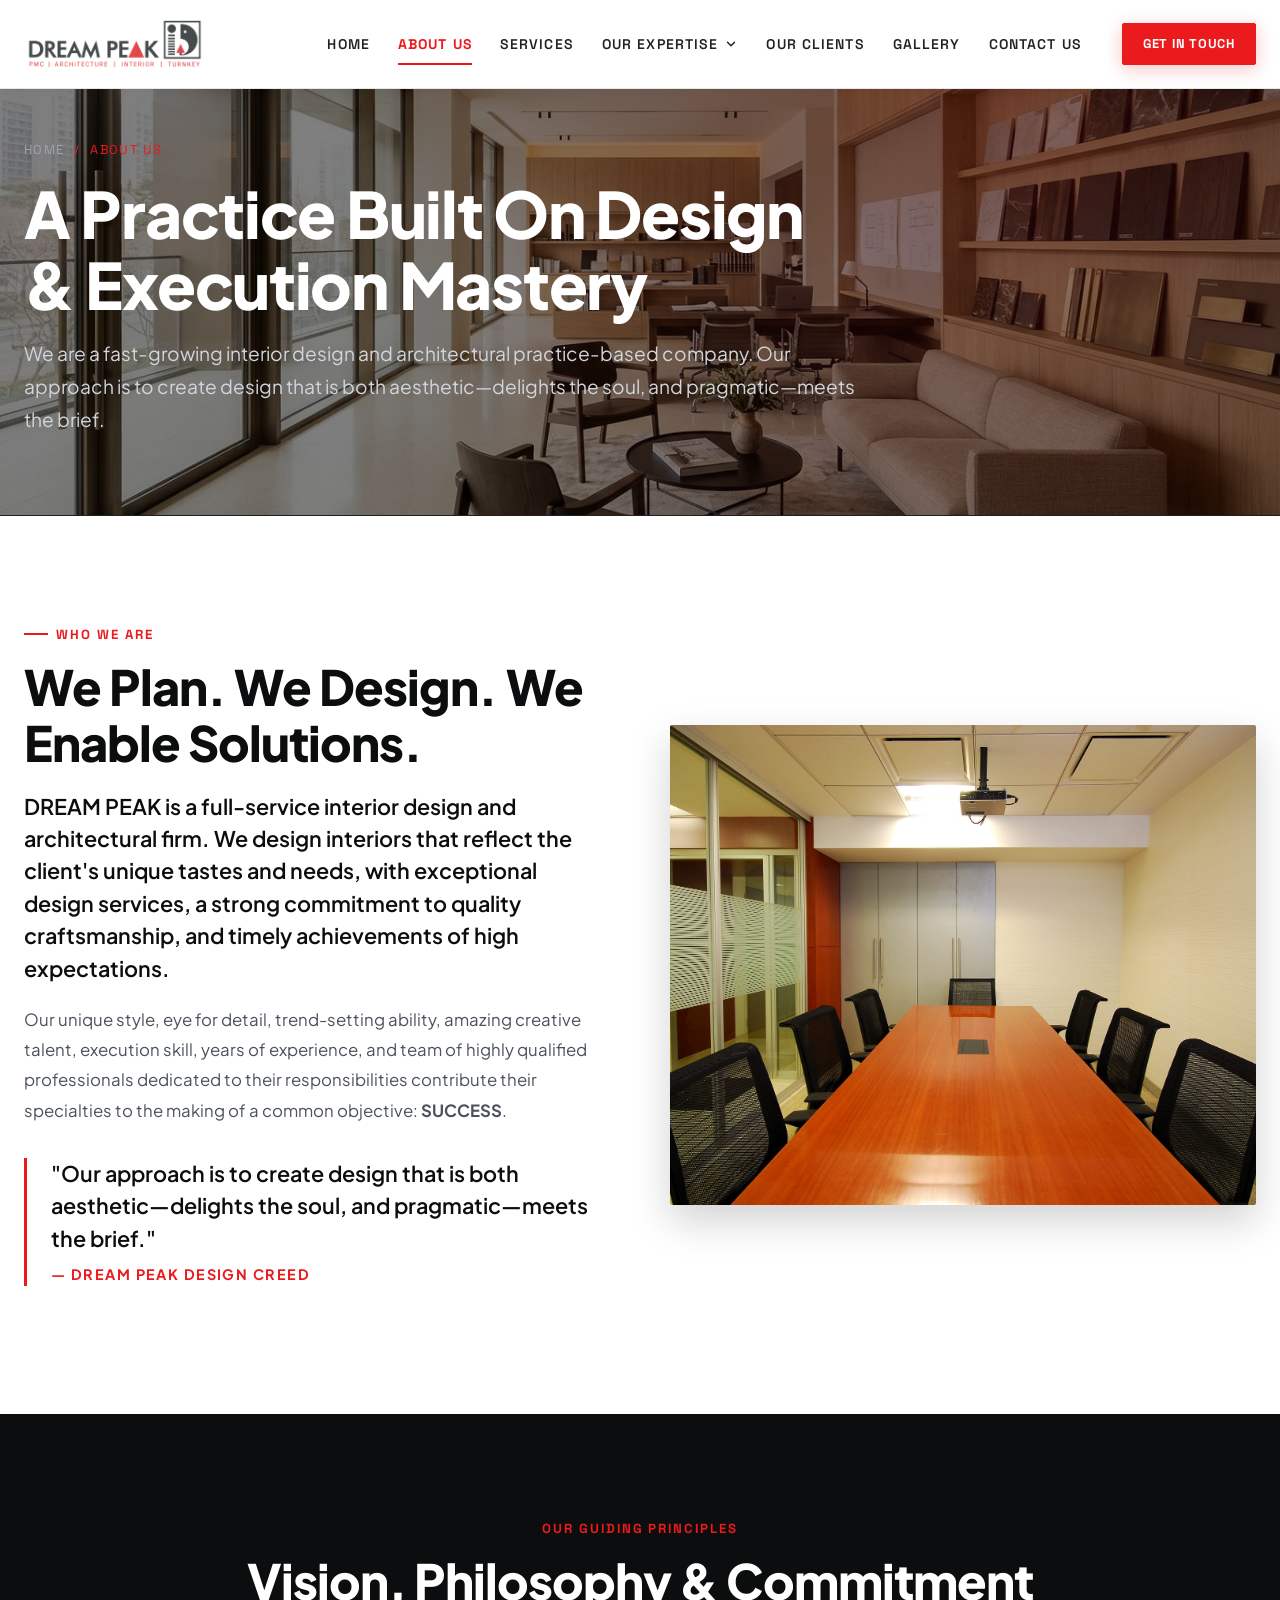
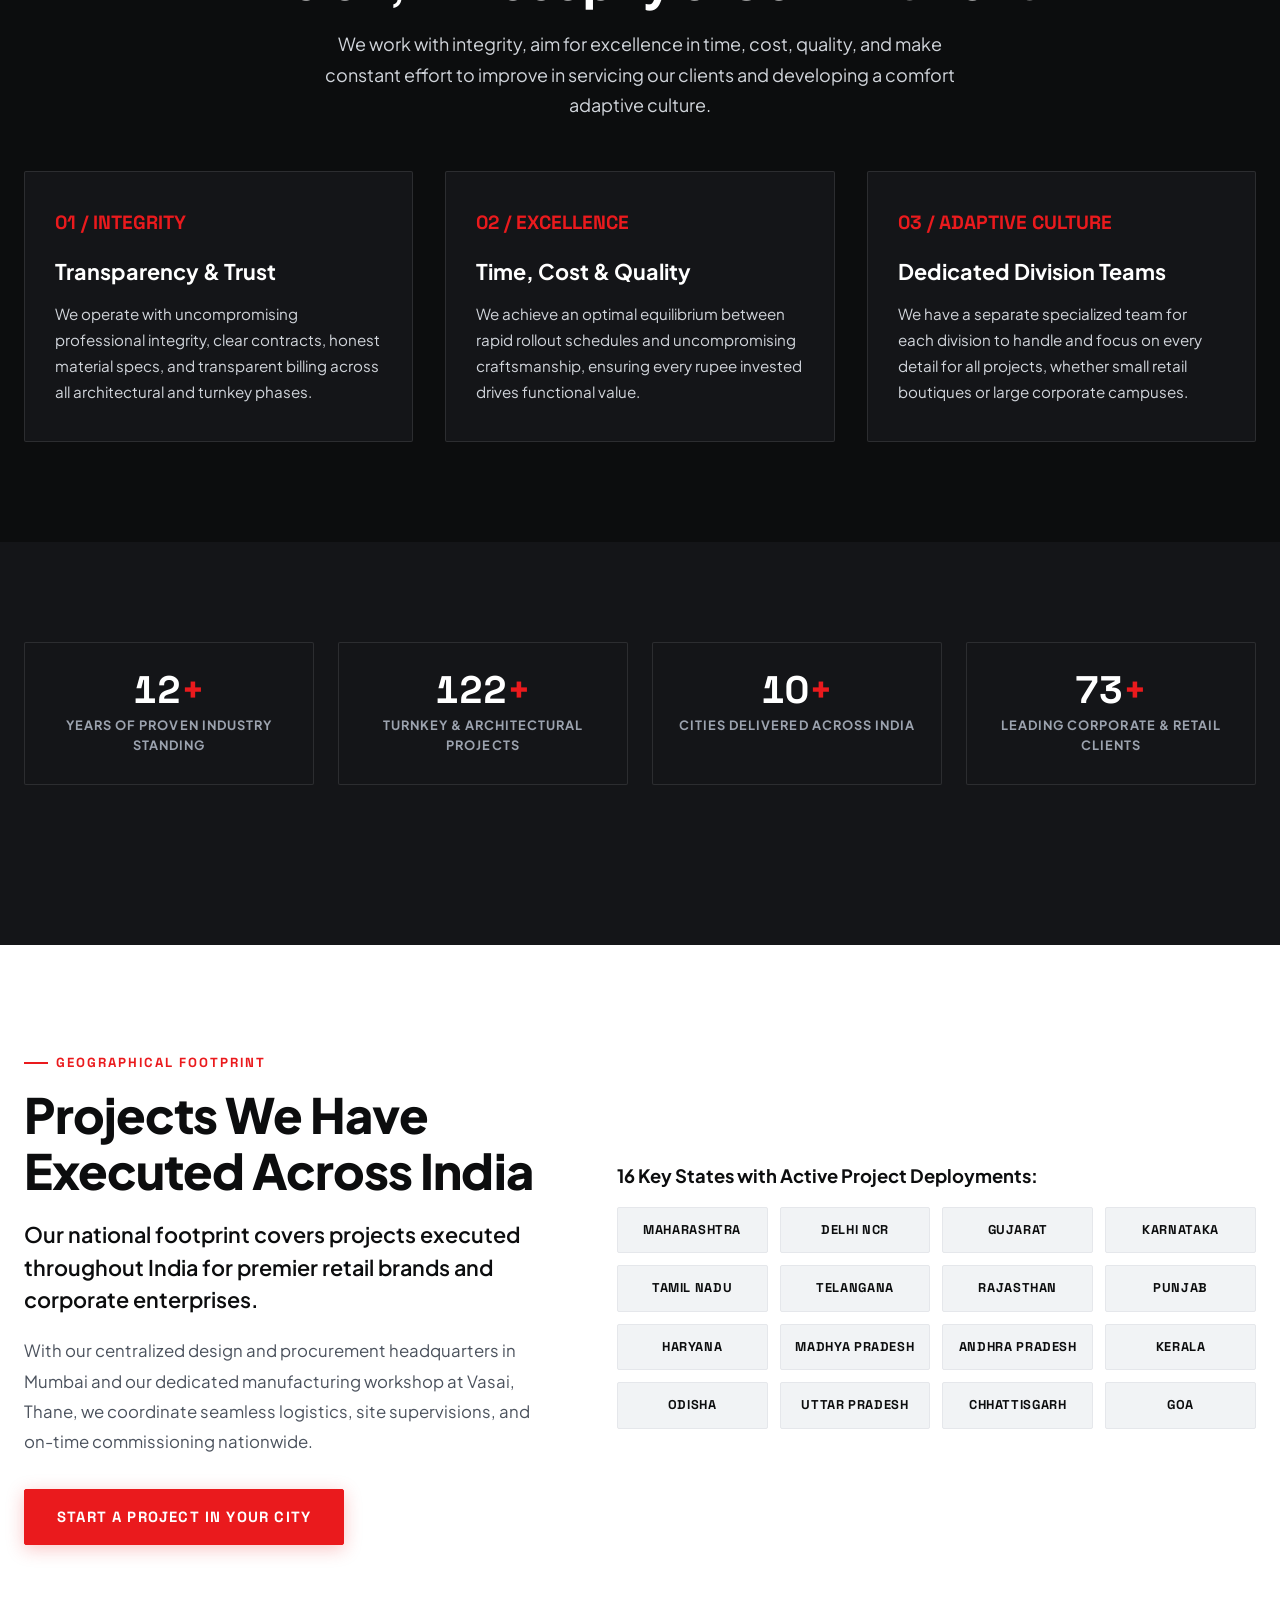
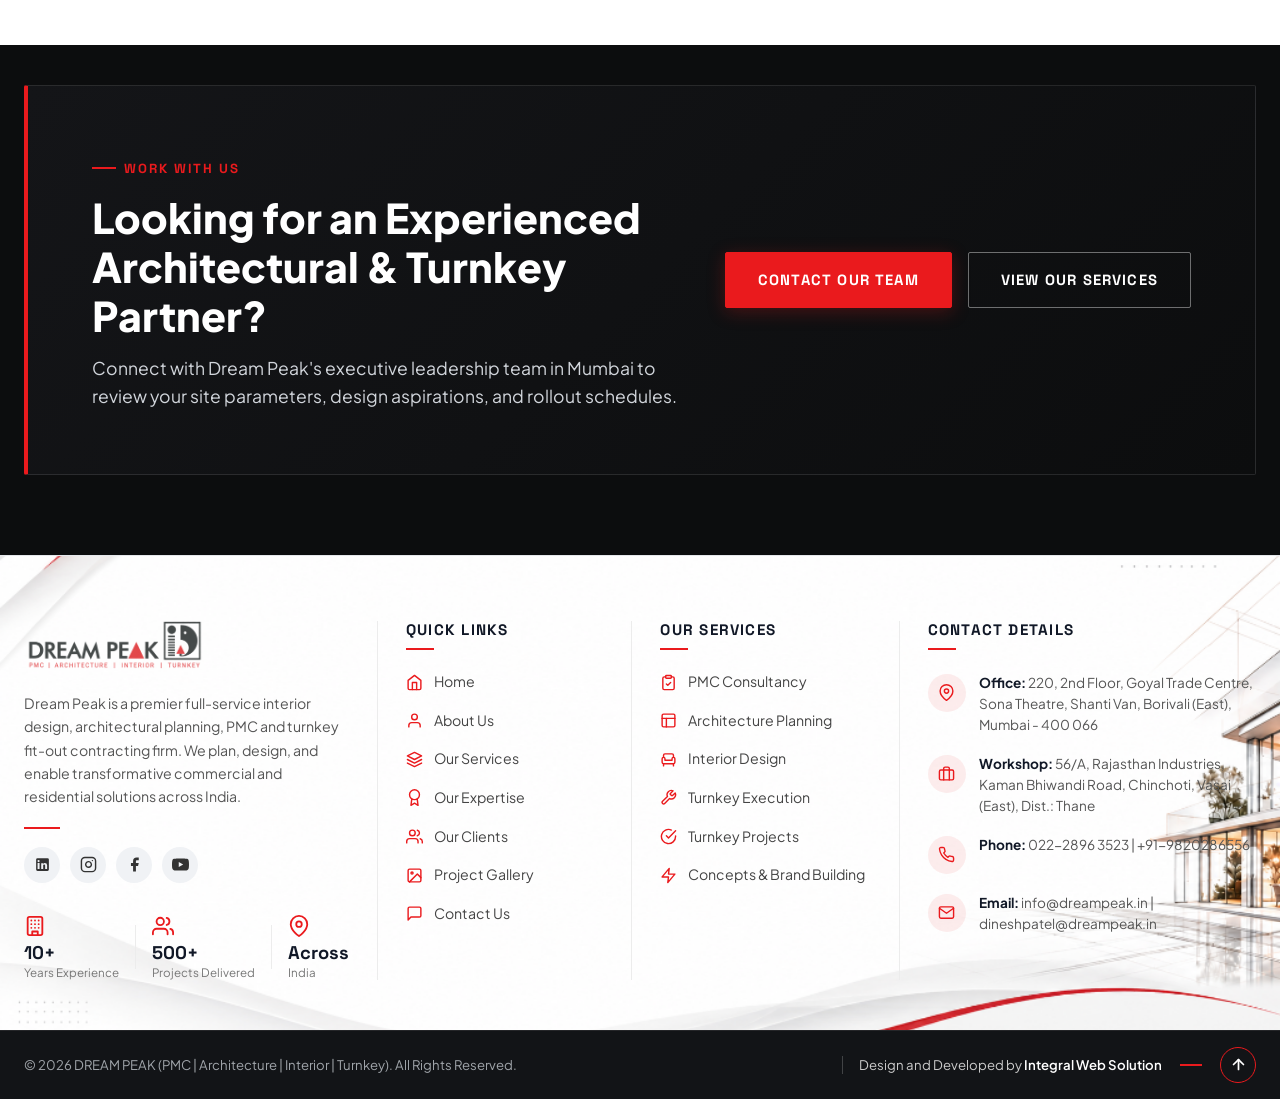
<file: about.html>
<!DOCTYPE html>
<html lang="en">
<head>
  <meta charset="UTF-8">
  <meta name="viewport" content="width=device-width, initial-scale=1.0">
  <title>About Us | DREAM PEAK - Architecture, Interior & Turnkey</title>
  <meta name="description" content="Discover Dream Peak - a practice-based architectural, interior design, and turnkey firm with 25+ years experience, 250+ projects, and a nationwide footprint across 16 states.">
  <link rel="stylesheet" href="assets/css/style.css">
  <link rel="icon" type="image/png" href="assets/images/logo/favicon.png">
</head>
<body>

  <!-- SITE HEADER & NAVIGATION (PURE WHITE THEME) -->
  <header class="site-header">
    <div class="container header-container">
      <a href="/" class="site-logo">
        <img src="assets/images/logo/logo.png" alt="Dream Peak - PMC | Architecture | Interior | Turnkey">
      </a>

      <nav class="main-nav">
        <ul class="nav-links">
          <li class="nav-item"><a href="/" class="nav-link">Home</a></li>
          <li class="nav-item"><a href="/about" class="nav-link active">About Us</a></li>
          <li class="nav-item"><a href="/services" class="nav-link">Services</a></li>
                    <li class="nav-item nav-item-has-mega" id="expertiseNavItem">
            <a href="/expertise" class="nav-link nav-link-mega" id="expertiseMenuToggle" aria-haspopup="true" aria-expanded="false">
              <span>Our Expertise</span>
              <svg class="mega-chevron" viewBox="0 0 24 24" fill="none" stroke="currentColor" stroke-width="2.5" stroke-linecap="round" stroke-linejoin="round">
                <polyline points="6 9 12 15 18 9"></polyline>
              </svg>
            </a>
            
            <!-- MEGA MENU DROPDOWN PANEL -->
            <div class="mega-menu" id="expertiseMegaMenu" role="region" aria-label="Our Expertise submenu">
              <div class="mega-menu-pointer"></div>
              <div class="mega-menu-container">
                <div class="mega-menu-grid">
                  <!-- Category 1: Retail -->
                  <div class="mega-menu-col">
                    <a href="/retail" class="mega-category-card">
                      <div class="mega-img-wrap">
                        <img src="assets/images/expertise/mega-retail.jpg" alt="Retail Interior Solutions by Dream Peak" class="mega-img" loading="lazy">
                      </div>
                      <div class="mega-content">
                        <h3 class="mega-title">Retail</h3>
                        <p class="mega-desc">
                          End-to-end retail interior solutions that create engaging, brand-aligned spaces and high-performance customer experiences.
                        </p>
                        <span class="mega-cta">
                          Explore Retail <span class="mega-arrow">&rarr;</span>
                        </span>
                      </div>
                    </a>
                  </div>

                  <!-- Subtle Vertical Divider -->
                  <div class="mega-menu-divider"></div>

                  <!-- Category 2: Residence -->
                  <div class="mega-menu-col">
                    <a href="/residence" class="mega-category-card">
                      <div class="mega-img-wrap">
                        <img src="assets/images/expertise/mega-residence.jpg" alt="Residential Interior Design by Dream Peak" class="mega-img" loading="lazy">
                      </div>
                      <div class="mega-content">
                        <h3 class="mega-title">Residence</h3>
                        <p class="mega-desc">
                          Thoughtfully designed residential interiors that blend comfort, aesthetics, and functionality to create modern, personalized homes.
                        </p>
                        <span class="mega-cta">
                          Explore Residence <span class="mega-arrow">&rarr;</span>
                        </span>
                      </div>
                    </a>
                  </div>
                </div>
              </div>
            </div>
          </li>
          <li class="nav-item"><a href="/clients" class="nav-link">Our Clients</a></li>
          <li class="nav-item"><a href="/gallery" class="nav-link">Gallery</a></li>
          <li class="nav-item"><a href="/contact" class="nav-link">Contact Us</a></li>
        </ul>
        <div class="nav-cta">
          <a href="/contact" class="btn btn-primary btn-sm">Get In Touch</a>
        </div>
      </nav>

      <button class="mobile-toggle" aria-label="Open mobile navigation menu">
        <svg viewBox="0 0 24 24" fill="none" stroke="currentColor" stroke-width="2.2" stroke-linecap="round" stroke-linejoin="round">
          <line x1="3" y1="12" x2="21" y2="12"></line>
          <line x1="3" y1="6" x2="21" y2="6"></line>
          <line x1="3" y1="18" x2="21" y2="18"></line>
        </svg>
      </button>
    </div>
  </header>

  <!-- MOBILE NAVIGATION DRAWER -->
  <div class="mobile-drawer-overlay"></div>
  <aside class="mobile-drawer">
    <div>
      <div style="display: flex; align-items: center; justify-content: space-between; margin-bottom: 32px;">
        <img src="assets/images/logo/logo.png" alt="Dream Peak Logo" style="height: 38px; width: auto;">
        <button class="mobile-drawer-close" aria-label="Close mobile menu" style="background: none; border: none; color: #222222; cursor: pointer; padding: 4px;">
          <svg viewBox="0 0 24 24" style="width: 24px; height: 24px;" fill="none" stroke="currentColor" stroke-width="2">
            <line x1="18" y1="6" x2="6" y2="18"></line>
            <line x1="6" y1="6" x2="18" y2="18"></line>
          </svg>
        </button>
      </div>
      <nav class="mobile-nav-links">
        <a href="/" class="mobile-nav-link">Home</a>
        <a href="/about" class="mobile-nav-link active">About Us</a>
        <a href="/services" class="mobile-nav-link">Services</a>
                <div class="mobile-mega-item">
          <div class="mobile-mega-header" id="mobileExpertiseToggle">
            <a href="/expertise" class="mobile-nav-link">Our Expertise</a>
            <button type="button" class="mobile-mega-btn" aria-label="Toggle Our Expertise subcategories">
              <svg class="mobile-mega-chevron" viewBox="0 0 24 24" fill="none" stroke="currentColor" stroke-width="2.5"><polyline points="6 9 12 15 18 9"></polyline></svg>
            </button>
          </div>
          <div class="mobile-mega-submenu" id="mobileExpertiseSubmenu">
            <a href="/retail" class="mobile-mega-card">
              <img src="assets/images/expertise/mega-retail.jpg" alt="Retail" class="mobile-mega-img" loading="lazy">
              <div>
                <div class="mobile-mega-title">Retail</div>
                <div class="mobile-mega-cta">Explore Retail &rarr;</div>
              </div>
            </a>
            <a href="/residence" class="mobile-mega-card">
              <img src="assets/images/expertise/mega-residence.jpg" alt="Residence" class="mobile-mega-img" loading="lazy">
              <div>
                <div class="mobile-mega-title">Residence</div>
                <div class="mobile-mega-cta">Explore Residence &rarr;</div>
              </div>
            </a>
          </div>
        </div>
        <a href="/clients" class="mobile-nav-link">Our Clients</a>
        <a href="/gallery" class="mobile-nav-link">Gallery</a>
        <a href="/contact" class="mobile-nav-link">Contact Us</a>
      </nav>
    </div>

    <div class="mobile-drawer-footer">
      <a href="/contact" class="btn btn-primary" style="width: 100%;">Discuss Project</a>
      <div class="mobile-contact-info">
        <p><strong>Office:</strong> Goyal Trade Centre, Borivali (E), Mumbai</p>
        <p><strong>Phone:</strong> 022-2896 3523 | +91-9820286556</p>
        <p><strong>Email:</strong> info@dreampeak.in</p>
      </div>
    </div>
  </aside>

  <main>
    <!-- PAGE HERO BANNER -->
    <section class="page-hero">
      <img src="assets/images/banners/banner-about.jpg" alt="About Dream Peak" class="page-hero-bg">
      <div class="container">
        <div class="page-hero-content">
          <nav class="breadcrumb">
            <a href="/">Home</a>
            <span>/</span>
            <span>About Us</span>
          </nav>
          <h1 class="page-hero-title">A Practice Built On Design & Execution Mastery</h1>
          <p class="page-hero-desc">
            We are a fast-growing interior design and architectural practice-based company. Our approach is to create design that is both aesthetic—delights the soul, and pragmatic—meets the brief.
          </p>
        </div>
      </div>
    </section>

    <!-- SECTION 1: WHO WE ARE (WHITE SECTION) -->
    <section class="section section-white">
      <div class="container">
        <div class="about-intro-grid">
          <div>
            <div class="section-tag">Who We Are</div>
            <h2 class="section-title">We Plan. We Design. We Enable Solutions.</h2>
            <p class="about-content-lead">
              DREAM PEAK is a full-service interior design and architectural firm. We design interiors that reflect the client's unique tastes and needs, with exceptional design services, a strong commitment to quality craftsmanship, and timely achievements of high expectations.
            </p>
            <p class="about-content-body">
              Our unique style, eye for detail, trend-setting ability, amazing creative talent, execution skill, years of experience, and team of highly qualified professionals dedicated to their responsibilities contribute their specialties to the making of a common objective: <strong>SUCCESS</strong>.
            </p>
            <div class="quote-block">
              <p class="quote-text">
                "Our approach is to create design that is both aesthetic—delights the soul, and pragmatic—meets the brief."
              </p>
              <div class="quote-author">— Dream Peak Design Creed</div>
            </div>
          </div>

          <div>
            <img src="assets/images/gallery/corporate-boardroom.jpg" alt="Dream Peak Boardroom & Executive Design" class="about-main-image" style="height: 480px;">
          </div>
        </div>
      </div>
    </section>

    <!-- SECTION 2: COMPANY PHILOSOPHY & VISION (DARK SECTION) -->
    <section class="section section-dark">
      <div class="container">
        <div class="text-center">
          <div class="section-tag">Our Guiding Principles</div>
          <h2 class="section-title">Vision, Philosophy & Commitment</h2>
          <p class="section-subtitle">
            We work with integrity, aim for excellence in time, cost, quality, and make constant effort to improve in servicing our clients and developing a comfort adaptive culture.
          </p>
        </div>

        <div class="philosophy-grid">
          <div class="philosophy-card">
            <div class="philosophy-num">01 / INTEGRITY</div>
            <h3 class="philosophy-title">Transparency & Trust</h3>
            <p class="philosophy-desc">
              We operate with uncompromising professional integrity, clear contracts, honest material specs, and transparent billing across all architectural and turnkey phases.
            </p>
          </div>

          <div class="philosophy-card">
            <div class="philosophy-num">02 / EXCELLENCE</div>
            <h3 class="philosophy-title">Time, Cost & Quality</h3>
            <p class="philosophy-desc">
              We achieve an optimal equilibrium between rapid rollout schedules and uncompromising craftsmanship, ensuring every rupee invested drives functional value.
            </p>
          </div>

          <div class="philosophy-card">
            <div class="philosophy-num">03 / ADAPTIVE CULTURE</div>
            <h3 class="philosophy-title">Dedicated Division Teams</h3>
            <p class="philosophy-desc">
              We have a separate specialized team for each division to handle and focus on every detail for all projects, whether small retail boutiques or large corporate campuses.
            </p>
          </div>
        </div>
      </div>
    </section>

    <!-- SECTION 3: KEY COMPANY STATISTICS (CHARCOAL SECTION WITH ANIMATED COUNTERS) -->
    <section class="section section-charcoal">
      <div class="container">
        <div class="client-hero-summary">
          <div class="client-stat-card">
            <div class="client-stat-num"><span class="counter" data-target="25">0</span><span class="text-red">+</span></div>
            <div class="client-stat-text">Years of Proven Industry Standing</div>
          </div>
          <div class="client-stat-card">
            <div class="client-stat-num"><span class="counter" data-target="250">0</span><span class="text-red">+</span></div>
            <div class="client-stat-text">Turnkey &amp; Architectural Projects</div>
          </div>
          <div class="client-stat-card">
            <div class="client-stat-num"><span class="counter" data-target="20">0</span><span class="text-red">+</span></div>
            <div class="client-stat-text">Cities Delivered Across India</div>
          </div>
          <div class="client-stat-card">
            <div class="client-stat-num"><span class="counter" data-target="150">0</span><span class="text-red">+</span></div>
            <div class="client-stat-text">Leading Corporate &amp; Retail Clients</div>
          </div>
        </div>
      </div>
    </section>

    <!-- SECTION 4: PAN-INDIA PRESENCE (WHITE SECTION) -->
    <section class="section section-white">
      <div class="container">
        <div class="presence-grid">
          <div>
            <div class="section-tag">Geographical Footprint</div>
            <h2 class="section-title">Projects We Have Executed Across India</h2>
            <p class="about-content-lead">
              Our national footprint covers projects executed throughout India for premier retail brands and corporate enterprises.
            </p>
            <p class="about-content-body">
              With our centralized design and procurement headquarters in Mumbai and our dedicated manufacturing workshop at Vasai, Thane, we coordinate seamless logistics, site supervisions, and on-time commissioning nationwide.
            </p>
            <div style="margin-top: 24px;">
              <a href="/contact" class="btn btn-primary">Start a Project in Your City</a>
            </div>
          </div>

          <div>
            <h3 style="font-size: 1.15rem; font-weight: 700; margin-bottom: 16px; color: var(--color-black);">
              16 Key States with Active Project Deployments:
            </h3>
            <div class="states-badges-grid">
              <div class="state-badge">Maharashtra</div>
              <div class="state-badge">Delhi NCR</div>
              <div class="state-badge">Gujarat</div>
              <div class="state-badge">Karnataka</div>
              <div class="state-badge">Tamil Nadu</div>
              <div class="state-badge">Telangana</div>
              <div class="state-badge">Rajasthan</div>
              <div class="state-badge">Punjab</div>
              <div class="state-badge">Haryana</div>
              <div class="state-badge">Madhya Pradesh</div>
              <div class="state-badge">Andhra Pradesh</div>
              <div class="state-badge">Kerala</div>
              <div class="state-badge">Odisha</div>
              <div class="state-badge">Uttar Pradesh</div>
              <div class="state-badge">Chhattisgarh</div>
              <div class="state-badge">Goa</div>
            </div>
          </div>
        </div>
      </div>
    </section>

    <!-- SECTION 5: CONTACT CTA (DARK SECTION) -->
    <section class="section section-dark" style="padding-top: 40px; padding-bottom: 80px;">
      <div class="container">
        <div class="cta-banner">
          <div class="cta-content">
            <div class="section-tag">Work With Us</div>
            <h2 class="cta-title">Looking for an Experienced Architectural & Turnkey Partner?</h2>
            <p class="cta-desc">
              Connect with Dream Peak's executive leadership team in Mumbai to review your site parameters, design aspirations, and rollout schedules.
            </p>
          </div>
          <div class="cta-actions">
            <a href="/contact" class="btn btn-primary">Contact Our Team</a>
            <a href="/services" class="btn btn-outline-white">View Our Services</a>
          </div>
        </div>
      </div>
    </section>
  </main>

    <!-- SITE FOOTER – PREMIUM ARCHITECTURAL STYLE -->
  <footer class="site-footer">
    <div class="container footer-container">
      <div class="footer-grid">
        <!-- Column 1: Company Introduction -->
        <div class="footer-col footer-col-intro">
          <a href="/" class="footer-logo">
            <img src="assets/images/logo/logo.png" alt="Dream Peak - PMC | Architecture | Interior | Turnkey">
          </a>
          <p class="footer-about-text">
            Dream Peak is a premier full-service interior design, architectural planning, PMC and turnkey fit-out contracting firm. We plan, design, and enable transformative commercial and residential solutions across India.
          </p>
          <div class="footer-col1-accent-line"></div>
          
          <!-- Social Media Icons -->
          <div class="footer-social-links">
            <a href="https://www.linkedin.com/" target="_blank" rel="noopener noreferrer" class="footer-social-icon" aria-label="LinkedIn">
              <svg viewBox="0 0 24 24" fill="currentColor">
                <path d="M19 3a2 2 0 0 1 2 2v14a2 2 0 0 1-2 2H5a2 2 0 0 1-2-2V5a2 2 0 0 1 2-2h14m-.5 15.5v-5.3a3.26 3.26 0 0 0-3.26-3.26c-.85 0-1.84.52-2.28 1.3v-1.11h-2.79v8.37h2.79v-4.93c0-.77.62-1.4 1.39-1.4a1.4 1.4 0 0 1 1.4 1.4v4.93h2.75M6.46 8.76a1.53 1.53 0 1 0 0-3.06 1.53 1.53 0 0 0 0 3.06m1.4 9.74V9.93H5.06v8.57h2.8z"/>
              </svg>
            </a>
            <a href="https://www.instagram.com/" target="_blank" rel="noopener noreferrer" class="footer-social-icon" aria-label="Instagram">
              <svg viewBox="0 0 24 24" fill="none" stroke="currentColor" stroke-width="2" stroke-linecap="round" stroke-linejoin="round">
                <rect x="2" y="2" width="20" height="20" rx="5" ry="5"></rect>
                <path d="M16 11.37A4 4 0 1 1 12.63 8 4 4 0 0 1 16 11.37z"></path>
                <line x1="17.5" y1="6.5" x2="17.51" y2="6.5"></line>
              </svg>
            </a>
            <a href="https://www.facebook.com/" target="_blank" rel="noopener noreferrer" class="footer-social-icon" aria-label="Facebook">
              <svg viewBox="0 0 24 24" fill="currentColor">
                <path d="M18 2h-3a5 5 0 0 0-5 5v3H7v4h3v8h4v-8h3l1-4h-4V7a1 1 0 0 1 1-1h3z"/>
              </svg>
            </a>
            <a href="https://www.youtube.com/" target="_blank" rel="noopener noreferrer" class="footer-social-icon" aria-label="YouTube">
              <svg viewBox="0 0 24 24" fill="currentColor">
                <path d="M23.498 6.186a3.016 3.016 0 0 0-2.122-2.136C19.505 3.5 12 3.5 12 3.5s-7.505 0-9.377.55a3.016 3.016 0 0 0-2.122 2.136C0 8.07 0 12 0 12s0 3.93.502 5.814a3.016 3.016 0 0 0 2.122 2.136c1.871.55 9.376.55 9.376.55s7.505 0 9.377-.55a3.015 3.015 0 0 0 2.122-2.136C24 15.93 24 12 24 12s0-3.93-.502-5.814zM9.545 15.568V8.432L15.818 12l-6.273 3.568z"/>
              </svg>
            </a>
          </div>

          <!-- 3 Company Statistics -->
          <div class="footer-stats-strip">
            <div class="footer-stat-box">
              <svg class="footer-stat-icon" viewBox="0 0 24 24" fill="none" stroke="currentColor" stroke-width="2" stroke-linecap="round" stroke-linejoin="round">
                <rect x="4" y="2" width="16" height="20" rx="2" ry="2"></rect>
                <path d="M9 22v-4h6v4"></path>
                <path d="M8 6h.01"></path>
                <path d="M16 6h.01"></path>
                <path d="M12 6h.01"></path>
                <path d="M12 10h.01"></path>
                <path d="M12 14h.01"></path>
                <path d="M16 10h.01"></path>
                <path d="M16 14h.01"></path>
                <path d="M8 10h.01"></path>
                <path d="M8 14h.01"></path>
              </svg>
              <div class="footer-stat-value">10+</div>
              <div class="footer-stat-desc">Years Experience</div>
            </div>
            <div class="footer-stat-divider"></div>
            <div class="footer-stat-box">
              <svg class="footer-stat-icon" viewBox="0 0 24 24" fill="none" stroke="currentColor" stroke-width="2" stroke-linecap="round" stroke-linejoin="round">
                <path d="M17 21v-2a4 4 0 0 0-4-4H5a4 4 0 0 0-4 4v2"></path>
                <circle cx="9" cy="7" r="4"></circle>
                <path d="M23 21v-2a4 4 0 0 0-3-3.87"></path>
                <path d="M16 3.13a4 4 0 0 1 0 7.75"></path>
              </svg>
              <div class="footer-stat-value">500+</div>
              <div class="footer-stat-desc">Projects Delivered</div>
            </div>
            <div class="footer-stat-divider"></div>
            <div class="footer-stat-box">
              <svg class="footer-stat-icon" viewBox="0 0 24 24" fill="none" stroke="currentColor" stroke-width="2" stroke-linecap="round" stroke-linejoin="round">
                <path d="M21 10c0 7-9 13-9 13s-9-6-9-13a9 9 0 0 1 18 0z"></path>
                <circle cx="12" cy="10" r="3"></circle>
              </svg>
              <div class="footer-stat-value">Across</div>
              <div class="footer-stat-desc">India</div>
            </div>
          </div>
        </div>

        <!-- Column 2: Quick Links -->
        <div class="footer-col footer-col-links">
          <h4 class="footer-heading">QUICK LINKS</h4>
          <div class="footer-heading-line"></div>
          <ul class="footer-links">
            <li>
              <a href="/" class="footer-link">
                <svg class="footer-link-icon" viewBox="0 0 24 24" fill="none" stroke="currentColor" stroke-width="2" stroke-linecap="round" stroke-linejoin="round">
                  <path d="M3 9l9-7 9 7v11a2 2 0 0 1-2 2H5a2 2 0 0 1-2-2z"></path>
                  <polyline points="9 22 9 12 15 12 15 22"></polyline>
                </svg>
                <span>Home</span>
              </a>
            </li>
            <li>
              <a href="/about" class="footer-link">
                <svg class="footer-link-icon" viewBox="0 0 24 24" fill="none" stroke="currentColor" stroke-width="2" stroke-linecap="round" stroke-linejoin="round">
                  <path d="M20 21v-2a4 4 0 0 0-4-4H8a4 4 0 0 0-4 4v2"></path>
                  <circle cx="12" cy="7" r="4"></circle>
                </svg>
                <span>About Us</span>
              </a>
            </li>
            <li>
              <a href="/services" class="footer-link">
                <svg class="footer-link-icon" viewBox="0 0 24 24" fill="none" stroke="currentColor" stroke-width="2" stroke-linecap="round" stroke-linejoin="round">
                  <polygon points="12 2 2 7 12 12 22 7 12 2"></polygon>
                  <polyline points="2 17 12 22 22 17"></polyline>
                  <polyline points="2 12 12 17 22 12"></polyline>
                </svg>
                <span>Our Services</span>
              </a>
            </li>
            <li>
              <a href="/expertise" class="footer-link">
                <svg class="footer-link-icon" viewBox="0 0 24 24" fill="none" stroke="currentColor" stroke-width="2" stroke-linecap="round" stroke-linejoin="round">
                  <circle cx="12" cy="8" r="7"></circle>
                  <polyline points="8.21 13.89 7 23 12 20 17 23 15.79 13.88"></polyline>
                </svg>
                <span>Our Expertise</span>
              </a>
            </li>
            <li>
              <a href="/clients" class="footer-link">
                <svg class="footer-link-icon" viewBox="0 0 24 24" fill="none" stroke="currentColor" stroke-width="2" stroke-linecap="round" stroke-linejoin="round">
                  <path d="M17 21v-2a4 4 0 0 0-4-4H5a4 4 0 0 0-4 4v2"></path>
                  <circle cx="9" cy="7" r="4"></circle>
                  <path d="M23 21v-2a4 4 0 0 0-3-3.87"></path>
                  <path d="M16 3.13a4 4 0 0 1 0 7.75"></path>
                </svg>
                <span>Our Clients</span>
              </a>
            </li>
            <li>
              <a href="/gallery" class="footer-link">
                <svg class="footer-link-icon" viewBox="0 0 24 24" fill="none" stroke="currentColor" stroke-width="2" stroke-linecap="round" stroke-linejoin="round">
                  <rect x="3" y="3" width="18" height="18" rx="2" ry="2"></rect>
                  <circle cx="8.5" cy="8.5" r="1.5"></circle>
                  <polyline points="21 15 16 10 5 21"></polyline>
                </svg>
                <span>Project Gallery</span>
              </a>
            </li>
            <li>
              <a href="/contact" class="footer-link">
                <svg class="footer-link-icon" viewBox="0 0 24 24" fill="none" stroke="currentColor" stroke-width="2" stroke-linecap="round" stroke-linejoin="round">
                  <path d="M21 15a2 2 0 0 1-2 2H7l-4 4V5a2 2 0 0 1 2-2h14a2 2 0 0 1 2 2z"></path>
                </svg>
                <span>Contact Us</span>
              </a>
            </li>
          </ul>
        </div>

        <!-- Column 3: Our Services -->
        <div class="footer-col footer-col-services">
          <h4 class="footer-heading">OUR SERVICES</h4>
          <div class="footer-heading-line"></div>
          <ul class="footer-links">
            <li>
              <a href="/services" class="footer-link">
                <svg class="footer-link-icon" viewBox="0 0 24 24" fill="none" stroke="currentColor" stroke-width="2" stroke-linecap="round" stroke-linejoin="round">
                  <path d="M16 4h2a2 2 0 0 1 2 2v14a2 2 0 0 1-2 2H6a2 2 0 0 1-2-2V6a2 2 0 0 1 2-2h2"></path>
                  <rect x="8" y="2" width="8" height="4" rx="1" ry="1"></rect>
                  <path d="M9 14l2 2 4-4"></path>
                </svg>
                <span>PMC Consultancy</span>
              </a>
            </li>
            <li>
              <a href="/services" class="footer-link">
                <svg class="footer-link-icon" viewBox="0 0 24 24" fill="none" stroke="currentColor" stroke-width="2" stroke-linecap="round" stroke-linejoin="round">
                  <rect x="3" y="3" width="18" height="18" rx="2" ry="2"></rect>
                  <line x1="3" y1="9" x2="21" y2="9"></line>
                  <line x1="9" y1="21" x2="9" y2="9"></line>
                </svg>
                <span>Architecture Planning</span>
              </a>
            </li>
            <li>
              <a href="/services" class="footer-link">
                <svg class="footer-link-icon" viewBox="0 0 24 24" fill="none" stroke="currentColor" stroke-width="2" stroke-linecap="round" stroke-linejoin="round">
                  <path d="M19 9V6a2 2 0 0 0-2-2H7a2 2 0 0 0-2 2v3"></path>
                  <path d="M3 11v5a2 2 0 0 0 2 2h14a2 2 0 0 0 2-2v-5a2 2 0 0 0-4 0v2H7v-2a2 2 0 0 0-4 0z"></path>
                  <line x1="5" y1="18" x2="5" y2="21"></line>
                  <line x1="19" y1="18" x2="19" y2="21"></line>
                </svg>
                <span>Interior Design</span>
              </a>
            </li>
            <li>
              <a href="/services" class="footer-link">
                <svg class="footer-link-icon" viewBox="0 0 24 24" fill="none" stroke="currentColor" stroke-width="2" stroke-linecap="round" stroke-linejoin="round">
                  <path d="M14.7 6.3a1 1 0 0 0 0 1.4l1.6 1.6a1 1 0 0 0 1.4 0l3.77-3.77a6 6 0 0 1-7.94 7.94l-6.91 6.91a2.12 2.12 0 0 1-3-3l6.91-6.91a6 6 0 0 1 7.94-7.94l-3.76 3.76z"></path>
                </svg>
                <span>Turnkey Execution</span>
              </a>
            </li>
            <li>
              <a href="/expertise" class="footer-link">
                <svg class="footer-link-icon" viewBox="0 0 24 24" fill="none" stroke="currentColor" stroke-width="2" stroke-linecap="round" stroke-linejoin="round">
                  <path d="M22 11.08V12a10 10 0 1 1-5.93-9.14"></path>
                  <polyline points="22 4 12 14.01 9 11.01"></polyline>
                </svg>
                <span>Turnkey Projects</span>
              </a>
            </li>
            <li>
              <a href="/expertise" class="footer-link">
                <svg class="footer-link-icon" viewBox="0 0 24 24" fill="none" stroke="currentColor" stroke-width="2" stroke-linecap="round" stroke-linejoin="round">
                  <polygon points="13 2 3 14 12 14 11 22 21 10 12 10 13 2"></polygon>
                </svg>
                <span>Concepts &amp; Brand Building</span>
              </a>
            </li>
          </ul>
        </div>

        <!-- Column 4: Contact Details -->
        <div class="footer-col footer-col-contact">
          <h4 class="footer-heading">CONTACT DETAILS</h4>
          <div class="footer-heading-line"></div>
          
          <div class="footer-contact-item">
            <div class="footer-contact-icon-wrap">
              <svg class="footer-contact-icon" viewBox="0 0 24 24" fill="none" stroke="currentColor" stroke-width="2" stroke-linecap="round" stroke-linejoin="round">
                <path d="M21 10c0 7-9 13-9 13s-9-6-9-13a9 9 0 0 1 18 0z"></path>
                <circle cx="12" cy="10" r="3"></circle>
              </svg>
            </div>
            <div class="footer-contact-text">
              <strong>Office:</strong> 220, 2nd Floor, Goyal Trade Centre, Sona Theatre, Shanti Van, Borivali (East), Mumbai - 400 066
            </div>
          </div>

          <div class="footer-contact-item">
            <div class="footer-contact-icon-wrap">
              <svg class="footer-contact-icon" viewBox="0 0 24 24" fill="none" stroke="currentColor" stroke-width="2" stroke-linecap="round" stroke-linejoin="round">
                <rect x="2" y="7" width="20" height="14" rx="2" ry="2"></rect>
                <path d="M16 21V5a2 2 0 0 0-2-2h-4a2 2 0 0 0-2 2v16"></path>
              </svg>
            </div>
            <div class="footer-contact-text">
              <strong>Workshop:</strong> 56/A, Rajasthan Industries, Kaman Bhiwandi Road, Chinchoti, Vasai (East), Dist.: Thane
            </div>
          </div>

          <div class="footer-contact-item">
            <div class="footer-contact-icon-wrap">
              <svg class="footer-contact-icon" viewBox="0 0 24 24" fill="none" stroke="currentColor" stroke-width="2" stroke-linecap="round" stroke-linejoin="round">
                <path d="M22 16.92v3a2 2 0 0 1-2.18 2 19.79 19.79 0 0 1-8.63-3.07 19.5 19.5 0 0 1-6-6 19.79 19.79 0 0 1-3.07-8.67A2 2 0 0 1 4.11 2h3a2 2 0 0 1 2 1.72 12.84 12.84 0 0 0 .7 2.81 2 2 0 0 1-.45 2.11L8.09 9.91a16 16 0 0 0 6 6l1.27-1.27a2 2 0 0 1 2.11-.45 12.84 12.84 0 0 0 2.81.7A2 2 0 0 1 22 16.92z"></path>
              </svg>
            </div>
            <div class="footer-contact-text">
              <strong>Phone:</strong> <a href="tel:02228963523">022-2896 3523</a> | <a href="tel:+919820286556">+91-9820286556</a>
            </div>
          </div>

          <div class="footer-contact-item">
            <div class="footer-contact-icon-wrap">
              <svg class="footer-contact-icon" viewBox="0 0 24 24" fill="none" stroke="currentColor" stroke-width="2" stroke-linecap="round" stroke-linejoin="round">
                <path d="M4 4h16c1.1 0 2 .9 2 2v12c0 1.1-.9 2-2 2H4c-1.1 0-2-.9-2-2V6c0-1.1.9-2 2-2z"></path>
                <polyline points="22,6 12,13 2,6"></polyline>
              </svg>
            </div>
            <div class="footer-contact-text">
              <strong>Email:</strong> <a href="mailto:info@dreampeak.in">info@dreampeak.in</a> | <a href="mailto:dineshpatel@dreampeak.in">dineshpatel@dreampeak.in</a>
            </div>
          </div>
        </div>
      </div>
    </div>

    <!-- Full-Width Bottom Copyright Bar -->
    <div class="footer-bottom-bar">
      <div class="container footer-bottom-container">
        <div class="footer-bottom-left">
          &copy; 2026 DREAM PEAK (PMC | Architecture | Interior | Turnkey). All Rights Reserved.
        </div>
        
        <div class="footer-bottom-right">
          <span class="footer-bottom-divider"></span>
          <span class="footer-credit">
            Design and Developed by <a href="https://integralwebsolution.com/" target="_blank" rel="noopener noreferrer" class="footer-credit-link">Integral Web Solution</a>
          </span>
          <span class="footer-dev-line"></span>
          
          <!-- Back to Top Button -->
          <button type="button" class="back-to-top-btn" id="backToTopBtn" aria-label="Back to Top" title="Back to Top">
            <svg viewBox="0 0 24 24" fill="none" stroke="currentColor" stroke-width="2.4" stroke-linecap="round" stroke-linejoin="round">
              <line x1="12" y1="19" x2="12" y2="5"></line>
              <polyline points="5 12 12 5 19 12"></polyline>
            </svg>
          </button>
        </div>
      </div>
    </div>
  </footer>

  <script src="assets/js/main.js"></script>
</body>
</html>
</file>
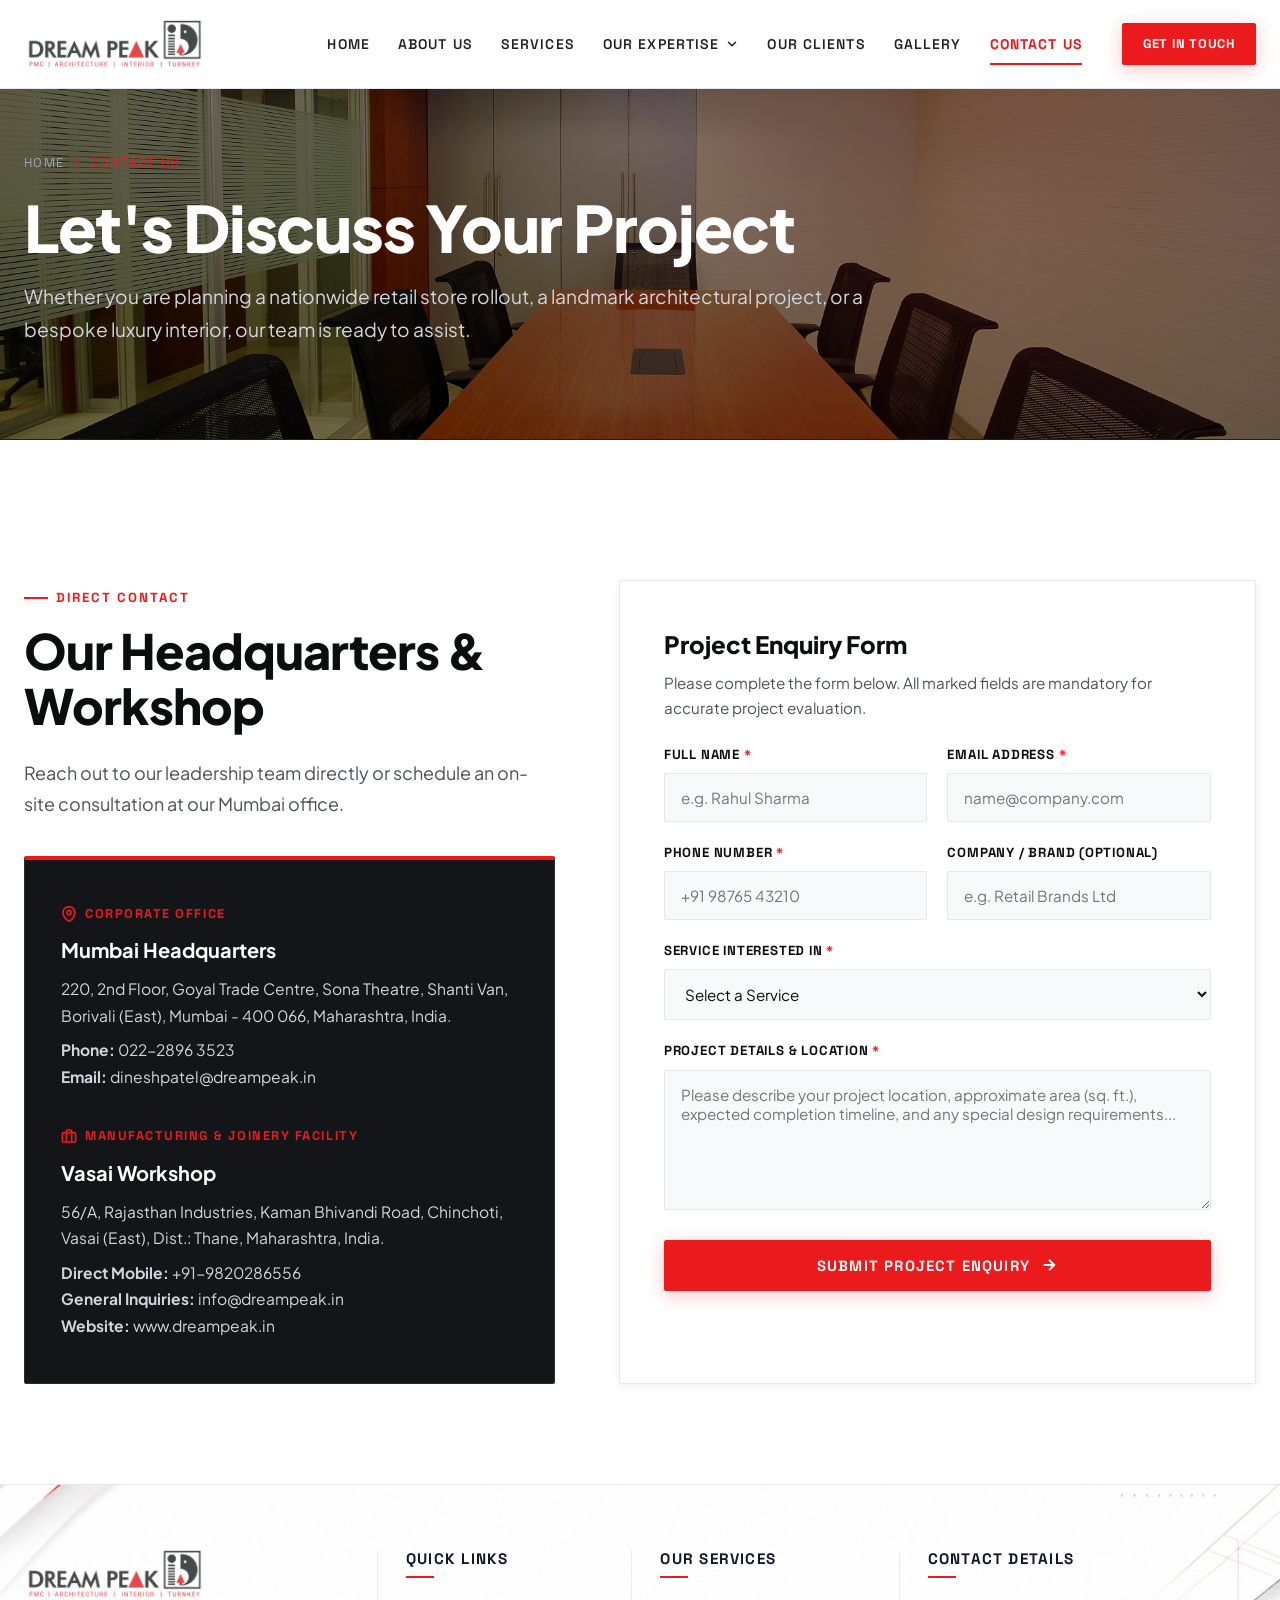
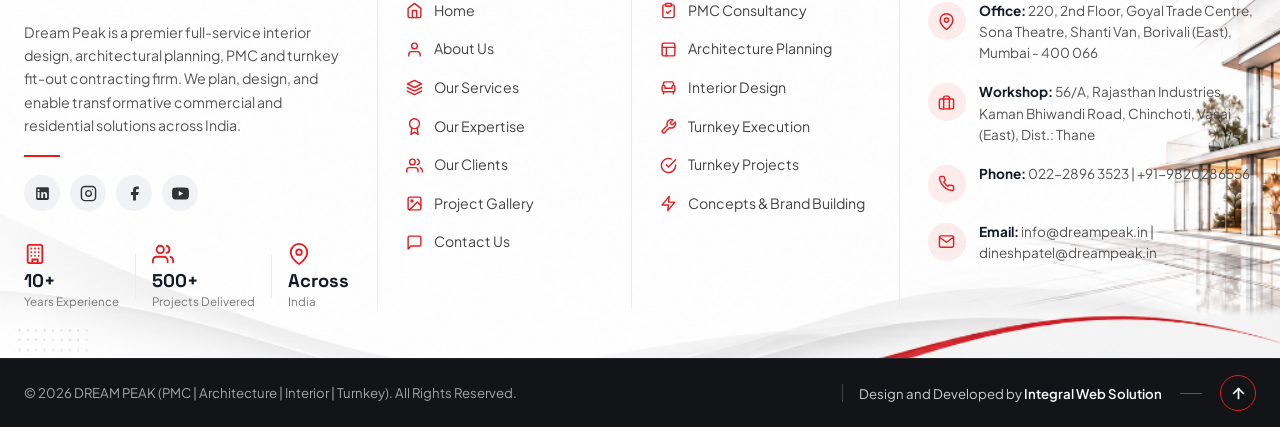
<file: contact.html>
<!DOCTYPE html>
<html lang="en">

<head>
  <meta charset="UTF-8">
  <meta name="viewport" content="width=device-width, initial-scale=1.0">
  <title>Contact Us | DREAM PEAK - Architecture, Interior & Turnkey</title>
  <meta name="description"
    content="Get in touch with Dream Peak in Mumbai. Office at Borivali (East), manufacturing workshop at Vasai (East). Contact us for architecture, interior, and turnkey projects.">
  <link rel="stylesheet" href="assets/css/style.css">
  <link rel="icon" type="image/png" href="assets/images/logo/favicon.png">
</head>

<body>

  <!-- SITE HEADER & NAVIGATION (PURE WHITE THEME) -->
  <header class="site-header">
    <div class="container header-container">
      <a href="/" class="site-logo">
        <img src="assets/images/logo/logo.png" alt="Dream Peak - PMC | Architecture | Interior | Turnkey">
      </a>

      <nav class="main-nav">
        <ul class="nav-links">
          <li class="nav-item"><a href="/" class="nav-link">Home</a></li>
          <li class="nav-item"><a href="/about" class="nav-link">About Us</a></li>
          <li class="nav-item"><a href="/services" class="nav-link">Services</a></li>
          <li class="nav-item nav-item-has-mega" id="expertiseNavItem">
            <a href="/expertise" class="nav-link nav-link-mega" id="expertiseMenuToggle" aria-haspopup="true"
              aria-expanded="false">
              <span>Our Expertise</span>
              <svg class="mega-chevron" viewBox="0 0 24 24" fill="none" stroke="currentColor" stroke-width="2.5"
                stroke-linecap="round" stroke-linejoin="round">
                <polyline points="6 9 12 15 18 9"></polyline>
              </svg>
            </a>

            <!-- MEGA MENU DROPDOWN PANEL -->
            <div class="mega-menu" id="expertiseMegaMenu" role="region" aria-label="Our Expertise submenu">
              <div class="mega-menu-pointer"></div>
              <div class="mega-menu-container">
                <div class="mega-menu-grid">
                  <!-- Category 1: Retail -->
                  <div class="mega-menu-col">
                    <a href="/retail" class="mega-category-card">
                      <div class="mega-img-wrap">
                        <img src="assets/images/expertise/mega-retail.jpg" alt="Retail Interior Solutions by Dream Peak"
                          class="mega-img" loading="lazy">
                      </div>
                      <div class="mega-content">
                        <h3 class="mega-title">Retail</h3>
                        <p class="mega-desc">
                          End-to-end retail interior solutions that create engaging, brand-aligned spaces and
                          high-performance customer experiences.
                        </p>
                        <span class="mega-cta">
                          Explore Retail <span class="mega-arrow">&rarr;</span>
                        </span>
                      </div>
                    </a>
                  </div>

                  <!-- Subtle Vertical Divider -->
                  <div class="mega-menu-divider"></div>

                  <!-- Category 2: Residence -->
                  <div class="mega-menu-col">
                    <a href="/residence" class="mega-category-card">
                      <div class="mega-img-wrap">
                        <img src="assets/images/expertise/mega-residence.jpg"
                          alt="Residential Interior Design by Dream Peak" class="mega-img" loading="lazy">
                      </div>
                      <div class="mega-content">
                        <h3 class="mega-title">Residence</h3>
                        <p class="mega-desc">
                          Thoughtfully designed residential interiors that blend comfort, aesthetics, and functionality
                          to create modern, personalized homes.
                        </p>
                        <span class="mega-cta">
                          Explore Residence <span class="mega-arrow">&rarr;</span>
                        </span>
                      </div>
                    </a>
                  </div>
                </div>
              </div>
            </div>
          </li>
          <li class="nav-item"><a href="/clients" class="nav-link">Our Clients</a></li>
          <li class="nav-item"><a href="/gallery" class="nav-link">Gallery</a></li>
          <li class="nav-item"><a href="/contact" class="nav-link active">Contact Us</a></li>
        </ul>
        <div class="nav-cta">
          <a href="/contact" class="btn btn-primary btn-sm">Get In Touch</a>
        </div>
      </nav>

      <button class="mobile-toggle" aria-label="Open mobile navigation menu">
        <svg viewBox="0 0 24 24" fill="none" stroke="currentColor" stroke-width="2.2" stroke-linecap="round"
          stroke-linejoin="round">
          <line x1="3" y1="12" x2="21" y2="12"></line>
          <line x1="3" y1="6" x2="21" y2="6"></line>
          <line x1="3" y1="18" x2="21" y2="18"></line>
        </svg>
      </button>
    </div>
  </header>

  <!-- MOBILE NAVIGATION DRAWER -->
  <div class="mobile-drawer-overlay"></div>
  <aside class="mobile-drawer">
    <div>
      <div style="display: flex; align-items: center; justify-content: space-between; margin-bottom: 32px;">
        <img src="assets/images/logo/logo.png" alt="Dream Peak Logo" style="height: 38px; width: auto;">
        <button class="mobile-drawer-close" aria-label="Close mobile menu"
          style="background: none; border: none; color: #222222; cursor: pointer; padding: 4px;">
          <svg viewBox="0 0 24 24" style="width: 24px; height: 24px;" fill="none" stroke="currentColor"
            stroke-width="2">
            <line x1="18" y1="6" x2="6" y2="18"></line>
            <line x1="6" y1="6" x2="18" y2="18"></line>
          </svg>
        </button>
      </div>
      <nav class="mobile-nav-links">
        <a href="/" class="mobile-nav-link">Home</a>
        <a href="/about" class="mobile-nav-link">About Us</a>
        <a href="/services" class="mobile-nav-link">Services</a>
        <div class="mobile-mega-item">
          <div class="mobile-mega-header" id="mobileExpertiseToggle">
            <a href="/expertise" class="mobile-nav-link">Our Expertise</a>
            <button type="button" class="mobile-mega-btn" aria-label="Toggle Our Expertise subcategories">
              <svg class="mobile-mega-chevron" viewBox="0 0 24 24" fill="none" stroke="currentColor" stroke-width="2.5">
                <polyline points="6 9 12 15 18 9"></polyline>
              </svg>
            </button>
          </div>
          <div class="mobile-mega-submenu" id="mobileExpertiseSubmenu">
            <a href="/retail" class="mobile-mega-card">
              <img src="assets/images/expertise/mega-retail.jpg" alt="Retail" class="mobile-mega-img" loading="lazy">
              <div>
                <div class="mobile-mega-title">Retail</div>
                <div class="mobile-mega-cta">Explore Retail &rarr;</div>
              </div>
            </a>
            <a href="/residence" class="mobile-mega-card">
              <img src="assets/images/expertise/mega-residence.jpg" alt="Residence" class="mobile-mega-img"
                loading="lazy">
              <div>
                <div class="mobile-mega-title">Residence</div>
                <div class="mobile-mega-cta">Explore Residence &rarr;</div>
              </div>
            </a>
          </div>
        </div>
        <a href="/clients" class="mobile-nav-link">Our Clients</a>
        <a href="/gallery" class="mobile-nav-link">Gallery</a>
        <a href="/contact" class="mobile-nav-link active">Contact Us</a>
      </nav>
    </div>

    <div class="mobile-drawer-footer">
      <a href="/contact" class="btn btn-primary" style="width: 100%;">Discuss Project</a>
      <div class="mobile-contact-info">
        <p><strong>Office:</strong> Goyal Trade Centre, Borivali (E), Mumbai</p>
        <p><strong>Phone:</strong> 022-2896 3523 | +91-9820286556</p>
        <p><strong>Email:</strong> info@dreampeak.in</p>
      </div>
    </div>
  </aside>

  <main>
    <!-- PAGE HERO BANNER -->
    <section class="page-hero">
      <img src="assets/images/gallery/corporate-boardroom.jpg" alt="Contact Dream Peak" class="page-hero-bg">
      <div class="container">
        <div class="page-hero-content">
          <nav class="breadcrumb">
            <a href="/">Home</a>
            <span>/</span>
            <span>Contact Us</span>
          </nav>
          <h1 class="page-hero-title">Let's Discuss Your Project</h1>
          <p class="page-hero-desc">
            Whether you are planning a nationwide retail store rollout, a landmark architectural project, or a bespoke
            luxury interior, our team is ready to assist.
          </p>
        </div>
      </div>
    </section>

    <!-- SECTION: CONTACT FORM & ADDRESS PANELS (WHITE SECTION) -->
    <section class="section section-white">
      <div class="container">
        <div class="contact-layout">
          <!-- Left: Actual Company Contact Information -->
          <div>
            <div class="section-tag">Direct Contact</div>
            <h2 class="section-title" style="margin-bottom: 24px;">Our Headquarters &amp; Workshop</h2>
            <p class="section-subtitle" style="margin-bottom: 36px;">
              Reach out to our leadership team directly or schedule an on-site consultation at our Mumbai office.
            </p>

            <div class="contact-info-panel">
              <!-- Office -->
              <div class="contact-block">
                <div class="contact-block-label">
                  <svg viewBox="0 0 24 24" width="16" height="16" fill="none" stroke="currentColor" stroke-width="2.5">
                    <path d="M21 10c0 7-9 13-9 13s-9-6-9-13a9 9 0 0 1 18 0z"></path>
                    <circle cx="12" cy="10" r="3"></circle>
                  </svg>
                  <span>Corporate Office</span>
                </div>
                <h3 class="contact-block-title">Mumbai Headquarters</h3>
                <p class="contact-block-text">
                  220, 2nd Floor, Goyal Trade Centre, Sona Theatre, Shanti Van,<br>
                  Borivali (East), Mumbai - 400 066, Maharashtra, India.
                </p>
                <p class="contact-block-text" style="margin-top: 8px;">
                  <strong>Phone:</strong> <a href="tel:02228963523">022-2896 3523</a><br>
                  <strong>Email:</strong> <a href="mailto:dineshpatel@dreampeak.in">dineshpatel@dreampeak.in</a>
                </p>
              </div>

              <!-- Workshop -->
              <div class="contact-block" style="margin-bottom: 0;">
                <div class="contact-block-label">
                  <svg viewBox="0 0 24 24" width="16" height="16" fill="none" stroke="currentColor" stroke-width="2.5">
                    <rect x="2" y="7" width="20" height="14" rx="2" ry="2"></rect>
                    <path d="M16 21V5a2 2 0 0 0-2-2h-4a2 2 0 0 0-2 2v16"></path>
                  </svg>
                  <span>Manufacturing &amp; Joinery Facility</span>
                </div>
                <h3 class="contact-block-title">Vasai Workshop</h3>
                <p class="contact-block-text">
                  56/A, Rajasthan Industries, Kaman Bhivandi Road, Chinchoti,<br>
                  Vasai (East), Dist.: Thane, Maharashtra, India.
                </p>
                <p class="contact-block-text" style="margin-top: 8px;">
                  <strong>Direct Mobile:</strong> <a href="tel:+919820286556">+91-9820286556</a><br>
                  <strong>General Inquiries:</strong> <a href="mailto:info@dreampeak.in">info@dreampeak.in</a><br>
                  <strong>Website:</strong> <a href="https://dreampeak.in" target="_blank">www.dreampeak.in</a>
                </p>
              </div>
            </div>
          </div>

          <!-- Right: Interactive Contact Form -->
          <div class="contact-form-panel">
            <h3 style="font-size: 1.5rem; font-weight: 800; color: var(--color-black); margin-bottom: 8px;">
              Project Enquiry Form
            </h3>
            <p style="font-size: 0.95rem; color: var(--text-secondary-dark); margin-bottom: 24px;">
              Please complete the form below. All marked fields are mandatory for accurate project evaluation.
            </p>

            <div class="form-success-banner" id="formSuccessBanner">
              ✓ Thank you! Your project enquiry has been submitted. Our project team will connect with you within 24
              hours.
            </div>

            <form id="dreamPeakContactForm" novalidate>
              <div class="form-grid">
                <!-- Name -->
                <div class="form-group">
                  <label for="name" class="form-label">Full Name <span class="required">*</span></label>
                  <input type="text" id="name" name="name" class="form-control" placeholder="e.g. Rahul Sharma"
                    required>
                  <span class="form-error">Please enter your full name (minimum 2 characters).</span>
                </div>

                <!-- Email -->
                <div class="form-group">
                  <label for="email" class="form-label">Email Address <span class="required">*</span></label>
                  <input type="email" id="email" name="email" class="form-control" placeholder="name@company.com"
                    required>
                  <span class="form-error">Please enter a valid email address.</span>
                </div>

                <!-- Phone -->
                <div class="form-group">
                  <label for="phone" class="form-label">Phone Number <span class="required">*</span></label>
                  <input type="tel" id="phone" name="phone" class="form-control" placeholder="+91 98765 43210" required>
                  <span class="form-error">Please enter a valid 10-digit phone number.</span>
                </div>

                <!-- Company (Optional) -->
                <div class="form-group">
                  <label for="company" class="form-label">Company / Brand (Optional)</label>
                  <input type="text" id="company" name="company" class="form-control"
                    placeholder="e.g. Retail Brands Ltd">
                </div>

                <!-- Service Interested In -->
                <div class="form-group form-group-full">
                  <label for="service" class="form-label">Service Interested In <span class="required">*</span></label>
                  <select id="service" name="service" class="form-control" required>
                    <option value="" disabled selected>Select a Service</option>
                    <option value="Turnkey Execution">Turnkey Execution (Bare Shell to Handover)</option>
                    <option value="Architecture">Architectural Design & Space Planning</option>
                    <option value="Interior Design">Luxury Interior Design & Fit-Out</option>
                    <option value="PMC">PMC (Project Management Consultancy)</option>
                    <option value="Nationwide Rollout">Nationwide Retail / Lab Store Rollout</option>
                  </select>
                  <span class="form-error">Please select a service discipline.</span>
                </div>

                <!-- Message -->
                <div class="form-group form-group-full">
                  <label for="message" class="form-label">Project Details &amp; Location <span
                      class="required">*</span></label>
                  <textarea id="message" name="message" class="form-control"
                    placeholder="Please describe your project location, approximate area (sq. ft.), expected completion timeline, and any special design requirements..."
                    required></textarea>
                  <span class="form-error">Please provide project details (minimum 10 characters).</span>
                </div>

                <!-- Submit Button -->
                <div class="form-group form-group-full" style="margin-top: 10px;">
                  <button type="submit" class="btn btn-primary" style="width: 100%;">
                    Submit Project Enquiry
                    <svg viewBox="0 0 24 24" fill="none" stroke="currentColor" stroke-width="2.5">
                      <line x1="5" y1="12" x2="19" y2="12"></line>
                      <polyline points="12 5 19 12 12 19"></polyline>
                    </svg>
                  </button>
                </div>
              </div>
            </form>
          </div>
        </div>


    </section>
  </main>

  <!-- SITE FOOTER – PREMIUM ARCHITECTURAL STYLE -->
  <footer class="site-footer">
    <div class="container footer-container">
      <div class="footer-grid">
        <!-- Column 1: Company Introduction -->
        <div class="footer-col footer-col-intro">
          <a href="/" class="footer-logo">
            <img src="assets/images/logo/logo.png" alt="Dream Peak - PMC | Architecture | Interior | Turnkey">
          </a>
          <p class="footer-about-text">
            Dream Peak is a premier full-service interior design, architectural planning, PMC and turnkey fit-out
            contracting firm. We plan, design, and enable transformative commercial and residential solutions across
            India.
          </p>
          <div class="footer-col1-accent-line"></div>

          <!-- Social Media Icons -->
          <div class="footer-social-links">
            <a href="https://www.linkedin.com/" target="_blank" rel="noopener noreferrer" class="footer-social-icon"
              aria-label="LinkedIn">
              <svg viewBox="0 0 24 24" fill="currentColor">
                <path
                  d="M19 3a2 2 0 0 1 2 2v14a2 2 0 0 1-2 2H5a2 2 0 0 1-2-2V5a2 2 0 0 1 2-2h14m-.5 15.5v-5.3a3.26 3.26 0 0 0-3.26-3.26c-.85 0-1.84.52-2.28 1.3v-1.11h-2.79v8.37h2.79v-4.93c0-.77.62-1.4 1.39-1.4a1.4 1.4 0 0 1 1.4 1.4v4.93h2.75M6.46 8.76a1.53 1.53 0 1 0 0-3.06 1.53 1.53 0 0 0 0 3.06m1.4 9.74V9.93H5.06v8.57h2.8z" />
              </svg>
            </a>
            <a href="https://www.instagram.com/" target="_blank" rel="noopener noreferrer" class="footer-social-icon"
              aria-label="Instagram">
              <svg viewBox="0 0 24 24" fill="none" stroke="currentColor" stroke-width="2" stroke-linecap="round"
                stroke-linejoin="round">
                <rect x="2" y="2" width="20" height="20" rx="5" ry="5"></rect>
                <path d="M16 11.37A4 4 0 1 1 12.63 8 4 4 0 0 1 16 11.37z"></path>
                <line x1="17.5" y1="6.5" x2="17.51" y2="6.5"></line>
              </svg>
            </a>
            <a href="https://www.facebook.com/" target="_blank" rel="noopener noreferrer" class="footer-social-icon"
              aria-label="Facebook">
              <svg viewBox="0 0 24 24" fill="currentColor">
                <path d="M18 2h-3a5 5 0 0 0-5 5v3H7v4h3v8h4v-8h3l1-4h-4V7a1 1 0 0 1 1-1h3z" />
              </svg>
            </a>
            <a href="https://www.youtube.com/" target="_blank" rel="noopener noreferrer" class="footer-social-icon"
              aria-label="YouTube">
              <svg viewBox="0 0 24 24" fill="currentColor">
                <path
                  d="M23.498 6.186a3.016 3.016 0 0 0-2.122-2.136C19.505 3.5 12 3.5 12 3.5s-7.505 0-9.377.55a3.016 3.016 0 0 0-2.122 2.136C0 8.07 0 12 0 12s0 3.93.502 5.814a3.016 3.016 0 0 0 2.122 2.136c1.871.55 9.376.55 9.376.55s7.505 0 9.377-.55a3.015 3.015 0 0 0 2.122-2.136C24 15.93 24 12 24 12s0-3.93-.502-5.814zM9.545 15.568V8.432L15.818 12l-6.273 3.568z" />
              </svg>
            </a>
          </div>

          <!-- 3 Company Statistics -->
          <div class="footer-stats-strip">
            <div class="footer-stat-box">
              <svg class="footer-stat-icon" viewBox="0 0 24 24" fill="none" stroke="currentColor" stroke-width="2"
                stroke-linecap="round" stroke-linejoin="round">
                <rect x="4" y="2" width="16" height="20" rx="2" ry="2"></rect>
                <path d="M9 22v-4h6v4"></path>
                <path d="M8 6h.01"></path>
                <path d="M16 6h.01"></path>
                <path d="M12 6h.01"></path>
                <path d="M12 10h.01"></path>
                <path d="M12 14h.01"></path>
                <path d="M16 10h.01"></path>
                <path d="M16 14h.01"></path>
                <path d="M8 10h.01"></path>
                <path d="M8 14h.01"></path>
              </svg>
              <div class="footer-stat-value">10+</div>
              <div class="footer-stat-desc">Years Experience</div>
            </div>
            <div class="footer-stat-divider"></div>
            <div class="footer-stat-box">
              <svg class="footer-stat-icon" viewBox="0 0 24 24" fill="none" stroke="currentColor" stroke-width="2"
                stroke-linecap="round" stroke-linejoin="round">
                <path d="M17 21v-2a4 4 0 0 0-4-4H5a4 4 0 0 0-4 4v2"></path>
                <circle cx="9" cy="7" r="4"></circle>
                <path d="M23 21v-2a4 4 0 0 0-3-3.87"></path>
                <path d="M16 3.13a4 4 0 0 1 0 7.75"></path>
              </svg>
              <div class="footer-stat-value">500+</div>
              <div class="footer-stat-desc">Projects Delivered</div>
            </div>
            <div class="footer-stat-divider"></div>
            <div class="footer-stat-box">
              <svg class="footer-stat-icon" viewBox="0 0 24 24" fill="none" stroke="currentColor" stroke-width="2"
                stroke-linecap="round" stroke-linejoin="round">
                <path d="M21 10c0 7-9 13-9 13s-9-6-9-13a9 9 0 0 1 18 0z"></path>
                <circle cx="12" cy="10" r="3"></circle>
              </svg>
              <div class="footer-stat-value">Across</div>
              <div class="footer-stat-desc">India</div>
            </div>
          </div>
        </div>

        <!-- Column 2: Quick Links -->
        <div class="footer-col footer-col-links">
          <h4 class="footer-heading">QUICK LINKS</h4>
          <div class="footer-heading-line"></div>
          <ul class="footer-links">
            <li>
              <a href="/" class="footer-link">
                <svg class="footer-link-icon" viewBox="0 0 24 24" fill="none" stroke="currentColor" stroke-width="2"
                  stroke-linecap="round" stroke-linejoin="round">
                  <path d="M3 9l9-7 9 7v11a2 2 0 0 1-2 2H5a2 2 0 0 1-2-2z"></path>
                  <polyline points="9 22 9 12 15 12 15 22"></polyline>
                </svg>
                <span>Home</span>
              </a>
            </li>
            <li>
              <a href="/about" class="footer-link">
                <svg class="footer-link-icon" viewBox="0 0 24 24" fill="none" stroke="currentColor" stroke-width="2"
                  stroke-linecap="round" stroke-linejoin="round">
                  <path d="M20 21v-2a4 4 0 0 0-4-4H8a4 4 0 0 0-4 4v2"></path>
                  <circle cx="12" cy="7" r="4"></circle>
                </svg>
                <span>About Us</span>
              </a>
            </li>
            <li>
              <a href="/services" class="footer-link">
                <svg class="footer-link-icon" viewBox="0 0 24 24" fill="none" stroke="currentColor" stroke-width="2"
                  stroke-linecap="round" stroke-linejoin="round">
                  <polygon points="12 2 2 7 12 12 22 7 12 2"></polygon>
                  <polyline points="2 17 12 22 22 17"></polyline>
                  <polyline points="2 12 12 17 22 12"></polyline>
                </svg>
                <span>Our Services</span>
              </a>
            </li>
            <li>
              <a href="/expertise" class="footer-link">
                <svg class="footer-link-icon" viewBox="0 0 24 24" fill="none" stroke="currentColor" stroke-width="2"
                  stroke-linecap="round" stroke-linejoin="round">
                  <circle cx="12" cy="8" r="7"></circle>
                  <polyline points="8.21 13.89 7 23 12 20 17 23 15.79 13.88"></polyline>
                </svg>
                <span>Our Expertise</span>
              </a>
            </li>
            <li>
              <a href="/clients" class="footer-link">
                <svg class="footer-link-icon" viewBox="0 0 24 24" fill="none" stroke="currentColor" stroke-width="2"
                  stroke-linecap="round" stroke-linejoin="round">
                  <path d="M17 21v-2a4 4 0 0 0-4-4H5a4 4 0 0 0-4 4v2"></path>
                  <circle cx="9" cy="7" r="4"></circle>
                  <path d="M23 21v-2a4 4 0 0 0-3-3.87"></path>
                  <path d="M16 3.13a4 4 0 0 1 0 7.75"></path>
                </svg>
                <span>Our Clients</span>
              </a>
            </li>
            <li>
              <a href="/gallery" class="footer-link">
                <svg class="footer-link-icon" viewBox="0 0 24 24" fill="none" stroke="currentColor" stroke-width="2"
                  stroke-linecap="round" stroke-linejoin="round">
                  <rect x="3" y="3" width="18" height="18" rx="2" ry="2"></rect>
                  <circle cx="8.5" cy="8.5" r="1.5"></circle>
                  <polyline points="21 15 16 10 5 21"></polyline>
                </svg>
                <span>Project Gallery</span>
              </a>
            </li>
            <li>
              <a href="/contact" class="footer-link">
                <svg class="footer-link-icon" viewBox="0 0 24 24" fill="none" stroke="currentColor" stroke-width="2"
                  stroke-linecap="round" stroke-linejoin="round">
                  <path d="M21 15a2 2 0 0 1-2 2H7l-4 4V5a2 2 0 0 1 2-2h14a2 2 0 0 1 2 2z"></path>
                </svg>
                <span>Contact Us</span>
              </a>
            </li>
          </ul>
        </div>

        <!-- Column 3: Our Services -->
        <div class="footer-col footer-col-services">
          <h4 class="footer-heading">OUR SERVICES</h4>
          <div class="footer-heading-line"></div>
          <ul class="footer-links">
            <li>
              <a href="/services" class="footer-link">
                <svg class="footer-link-icon" viewBox="0 0 24 24" fill="none" stroke="currentColor" stroke-width="2"
                  stroke-linecap="round" stroke-linejoin="round">
                  <path d="M16 4h2a2 2 0 0 1 2 2v14a2 2 0 0 1-2 2H6a2 2 0 0 1-2-2V6a2 2 0 0 1 2-2h2"></path>
                  <rect x="8" y="2" width="8" height="4" rx="1" ry="1"></rect>
                  <path d="M9 14l2 2 4-4"></path>
                </svg>
                <span>PMC Consultancy</span>
              </a>
            </li>
            <li>
              <a href="/services" class="footer-link">
                <svg class="footer-link-icon" viewBox="0 0 24 24" fill="none" stroke="currentColor" stroke-width="2"
                  stroke-linecap="round" stroke-linejoin="round">
                  <rect x="3" y="3" width="18" height="18" rx="2" ry="2"></rect>
                  <line x1="3" y1="9" x2="21" y2="9"></line>
                  <line x1="9" y1="21" x2="9" y2="9"></line>
                </svg>
                <span>Architecture Planning</span>
              </a>
            </li>
            <li>
              <a href="/services" class="footer-link">
                <svg class="footer-link-icon" viewBox="0 0 24 24" fill="none" stroke="currentColor" stroke-width="2"
                  stroke-linecap="round" stroke-linejoin="round">
                  <path d="M19 9V6a2 2 0 0 0-2-2H7a2 2 0 0 0-2 2v3"></path>
                  <path d="M3 11v5a2 2 0 0 0 2 2h14a2 2 0 0 0 2-2v-5a2 2 0 0 0-4 0v2H7v-2a2 2 0 0 0-4 0z"></path>
                  <line x1="5" y1="18" x2="5" y2="21"></line>
                  <line x1="19" y1="18" x2="19" y2="21"></line>
                </svg>
                <span>Interior Design</span>
              </a>
            </li>
            <li>
              <a href="/services" class="footer-link">
                <svg class="footer-link-icon" viewBox="0 0 24 24" fill="none" stroke="currentColor" stroke-width="2"
                  stroke-linecap="round" stroke-linejoin="round">
                  <path
                    d="M14.7 6.3a1 1 0 0 0 0 1.4l1.6 1.6a1 1 0 0 0 1.4 0l3.77-3.77a6 6 0 0 1-7.94 7.94l-6.91 6.91a2.12 2.12 0 0 1-3-3l6.91-6.91a6 6 0 0 1 7.94-7.94l-3.76 3.76z">
                  </path>
                </svg>
                <span>Turnkey Execution</span>
              </a>
            </li>
            <li>
              <a href="/expertise" class="footer-link">
                <svg class="footer-link-icon" viewBox="0 0 24 24" fill="none" stroke="currentColor" stroke-width="2"
                  stroke-linecap="round" stroke-linejoin="round">
                  <path d="M22 11.08V12a10 10 0 1 1-5.93-9.14"></path>
                  <polyline points="22 4 12 14.01 9 11.01"></polyline>
                </svg>
                <span>Turnkey Projects</span>
              </a>
            </li>
            <li>
              <a href="/expertise" class="footer-link">
                <svg class="footer-link-icon" viewBox="0 0 24 24" fill="none" stroke="currentColor" stroke-width="2"
                  stroke-linecap="round" stroke-linejoin="round">
                  <polygon points="13 2 3 14 12 14 11 22 21 10 12 10 13 2"></polygon>
                </svg>
                <span>Concepts &amp; Brand Building</span>
              </a>
            </li>
          </ul>
        </div>

        <!-- Column 4: Contact Details -->
        <div class="footer-col footer-col-contact">
          <h4 class="footer-heading">CONTACT DETAILS</h4>
          <div class="footer-heading-line"></div>

          <div class="footer-contact-item">
            <div class="footer-contact-icon-wrap">
              <svg class="footer-contact-icon" viewBox="0 0 24 24" fill="none" stroke="currentColor" stroke-width="2"
                stroke-linecap="round" stroke-linejoin="round">
                <path d="M21 10c0 7-9 13-9 13s-9-6-9-13a9 9 0 0 1 18 0z"></path>
                <circle cx="12" cy="10" r="3"></circle>
              </svg>
            </div>
            <div class="footer-contact-text">
              <strong>Office:</strong> 220, 2nd Floor, Goyal Trade Centre, Sona Theatre, Shanti Van, Borivali (East),
              Mumbai - 400 066
            </div>
          </div>

          <div class="footer-contact-item">
            <div class="footer-contact-icon-wrap">
              <svg class="footer-contact-icon" viewBox="0 0 24 24" fill="none" stroke="currentColor" stroke-width="2"
                stroke-linecap="round" stroke-linejoin="round">
                <rect x="2" y="7" width="20" height="14" rx="2" ry="2"></rect>
                <path d="M16 21V5a2 2 0 0 0-2-2h-4a2 2 0 0 0-2 2v16"></path>
              </svg>
            </div>
            <div class="footer-contact-text">
              <strong>Workshop:</strong> 56/A, Rajasthan Industries, Kaman Bhiwandi Road, Chinchoti, Vasai (East),
              Dist.: Thane
            </div>
          </div>

          <div class="footer-contact-item">
            <div class="footer-contact-icon-wrap">
              <svg class="footer-contact-icon" viewBox="0 0 24 24" fill="none" stroke="currentColor" stroke-width="2"
                stroke-linecap="round" stroke-linejoin="round">
                <path
                  d="M22 16.92v3a2 2 0 0 1-2.18 2 19.79 19.79 0 0 1-8.63-3.07 19.5 19.5 0 0 1-6-6 19.79 19.79 0 0 1-3.07-8.67A2 2 0 0 1 4.11 2h3a2 2 0 0 1 2 1.72 12.84 12.84 0 0 0 .7 2.81 2 2 0 0 1-.45 2.11L8.09 9.91a16 16 0 0 0 6 6l1.27-1.27a2 2 0 0 1 2.11-.45 12.84 12.84 0 0 0 2.81.7A2 2 0 0 1 22 16.92z">
                </path>
              </svg>
            </div>
            <div class="footer-contact-text">
              <strong>Phone:</strong> <a href="tel:02228963523">022-2896 3523</a> | <a
                href="tel:+919820286556">+91-9820286556</a>
            </div>
          </div>

          <div class="footer-contact-item">
            <div class="footer-contact-icon-wrap">
              <svg class="footer-contact-icon" viewBox="0 0 24 24" fill="none" stroke="currentColor" stroke-width="2"
                stroke-linecap="round" stroke-linejoin="round">
                <path d="M4 4h16c1.1 0 2 .9 2 2v12c0 1.1-.9 2-2 2H4c-1.1 0-2-.9-2-2V6c0-1.1.9-2 2-2z"></path>
                <polyline points="22,6 12,13 2,6"></polyline>
              </svg>
            </div>
            <div class="footer-contact-text">
              <strong>Email:</strong> <a href="mailto:info@dreampeak.in">info@dreampeak.in</a> | <a
                href="mailto:dineshpatel@dreampeak.in">dineshpatel@dreampeak.in</a>
            </div>
          </div>
        </div>
      </div>
    </div>

    <!-- Full-Width Bottom Copyright Bar -->
    <div class="footer-bottom-bar">
      <div class="container footer-bottom-container">
        <div class="footer-bottom-left">
          &copy; 2026 DREAM PEAK (PMC | Architecture | Interior | Turnkey). All Rights Reserved.
        </div>

        <div class="footer-bottom-right">
          <span class="footer-bottom-divider"></span>
          <span class="footer-credit">
            Design and Developed by <a href="https://integralwebsolution.com/" target="_blank" rel="noopener noreferrer"
              class="footer-credit-link">Integral Web Solution</a>
          </span>
          <span class="footer-dev-line"></span>

          <!-- Back to Top Button -->
          <button type="button" class="back-to-top-btn" id="backToTopBtn" aria-label="Back to Top" title="Back to Top">
            <svg viewBox="0 0 24 24" fill="none" stroke="currentColor" stroke-width="2.4" stroke-linecap="round"
              stroke-linejoin="round">
              <line x1="12" y1="19" x2="12" y2="5"></line>
              <polyline points="5 12 12 5 19 12"></polyline>
            </svg>
          </button>
        </div>
      </div>
    </div>
  </footer>

  <script src="assets/js/main.js"></script>
  <script src="assets/js/contact-form.js"></script>
</body>

</html>
</file>
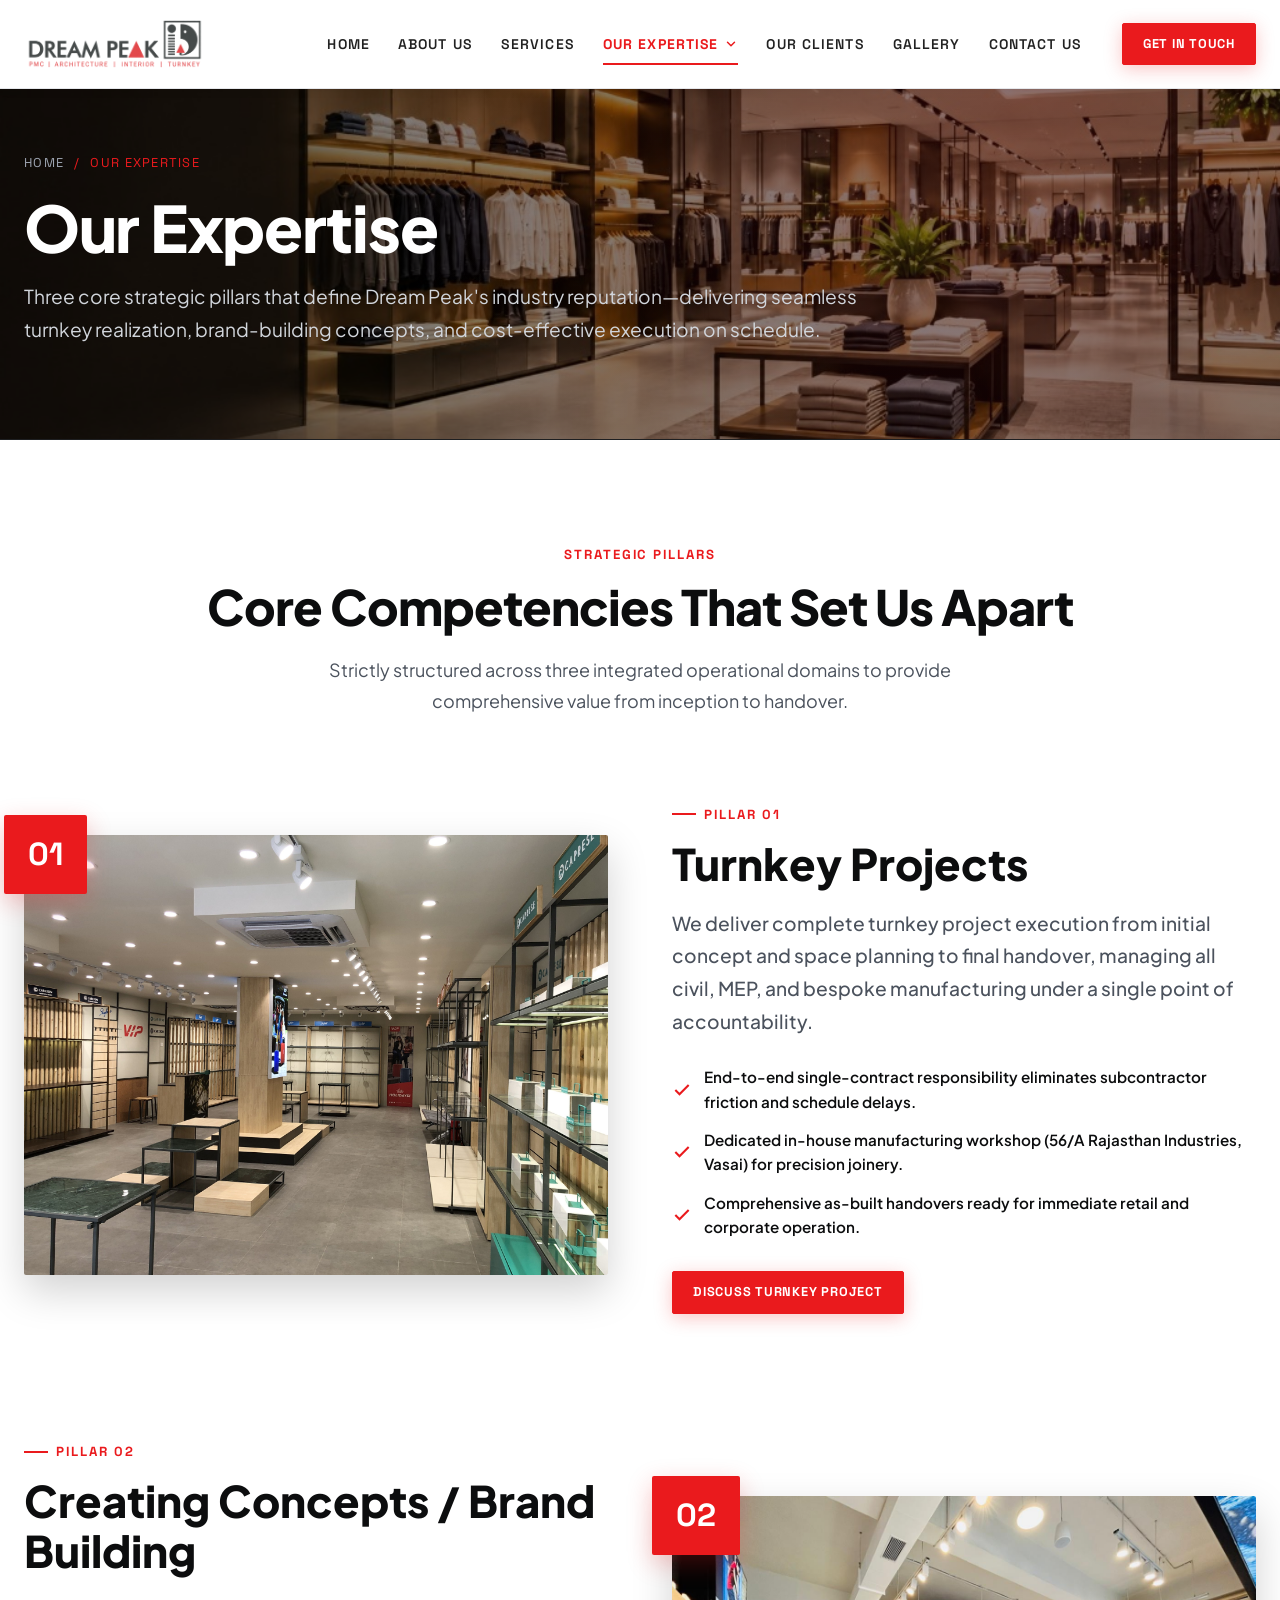
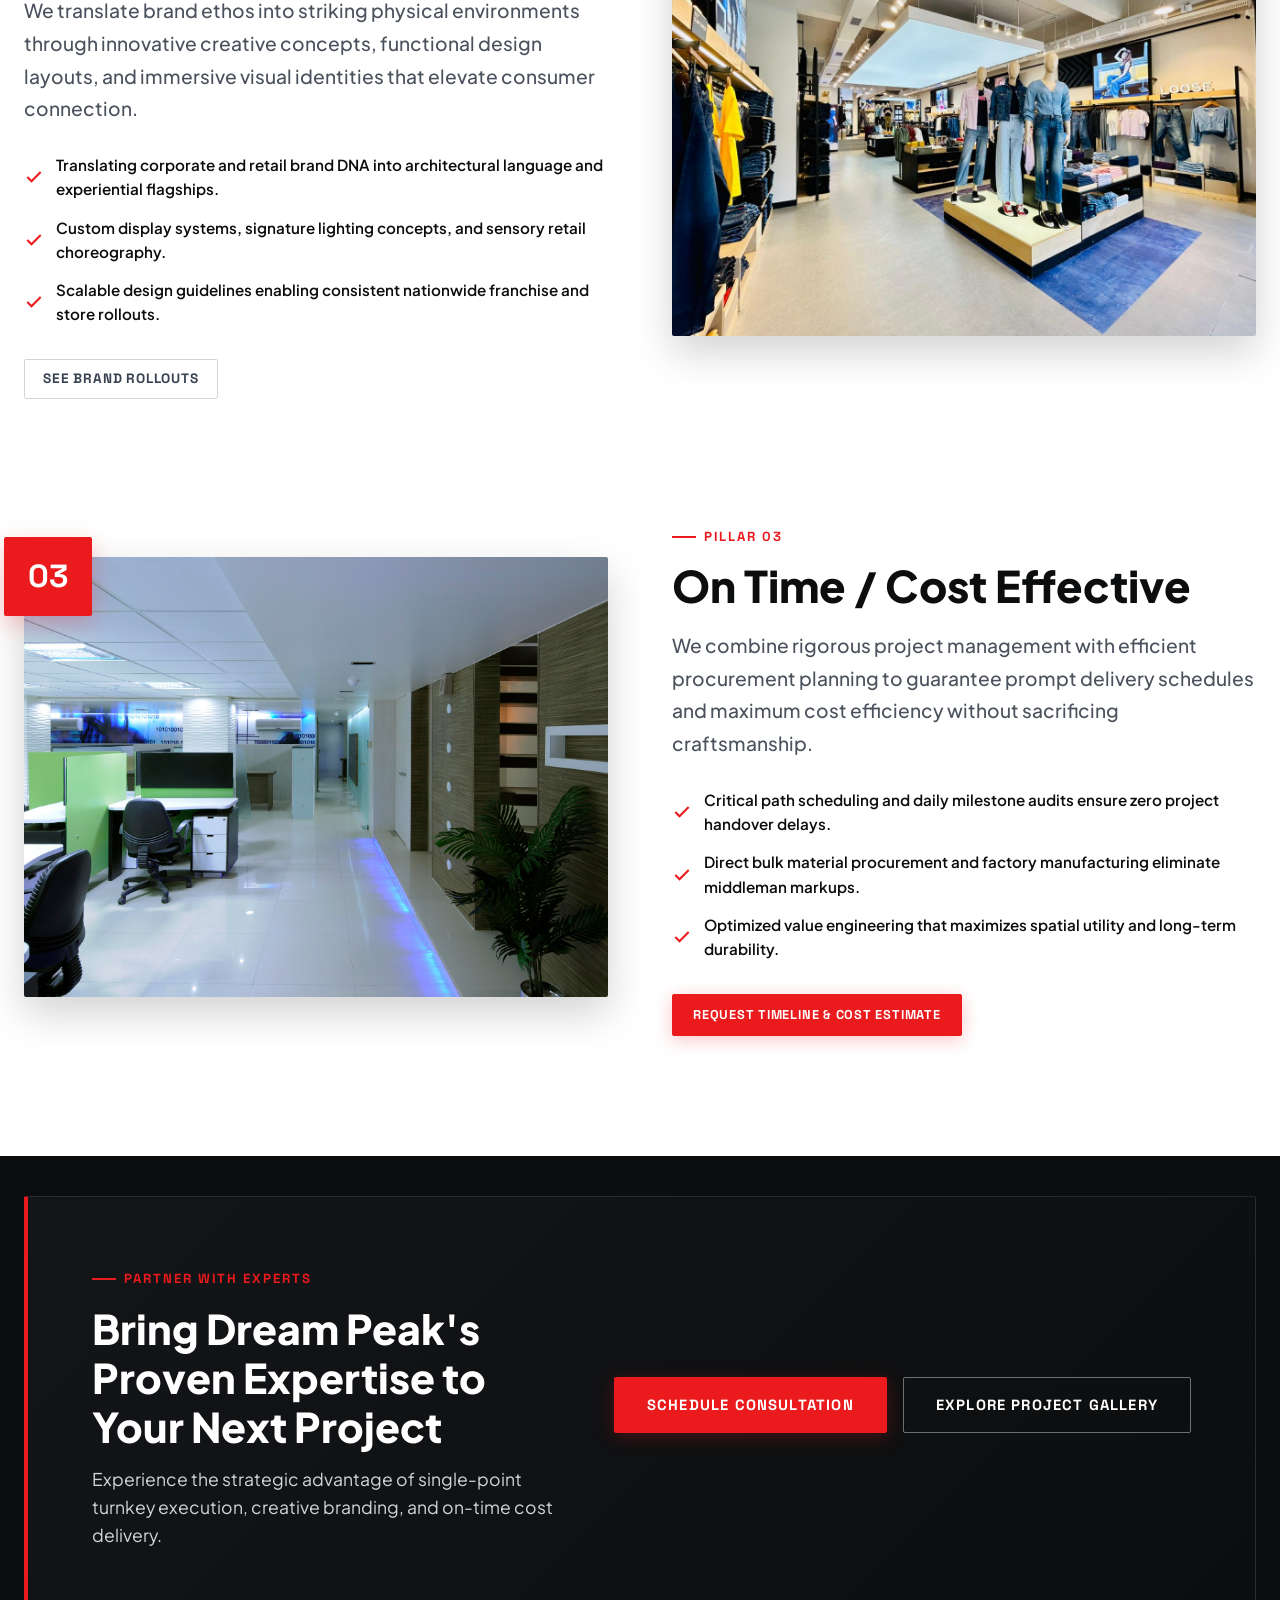
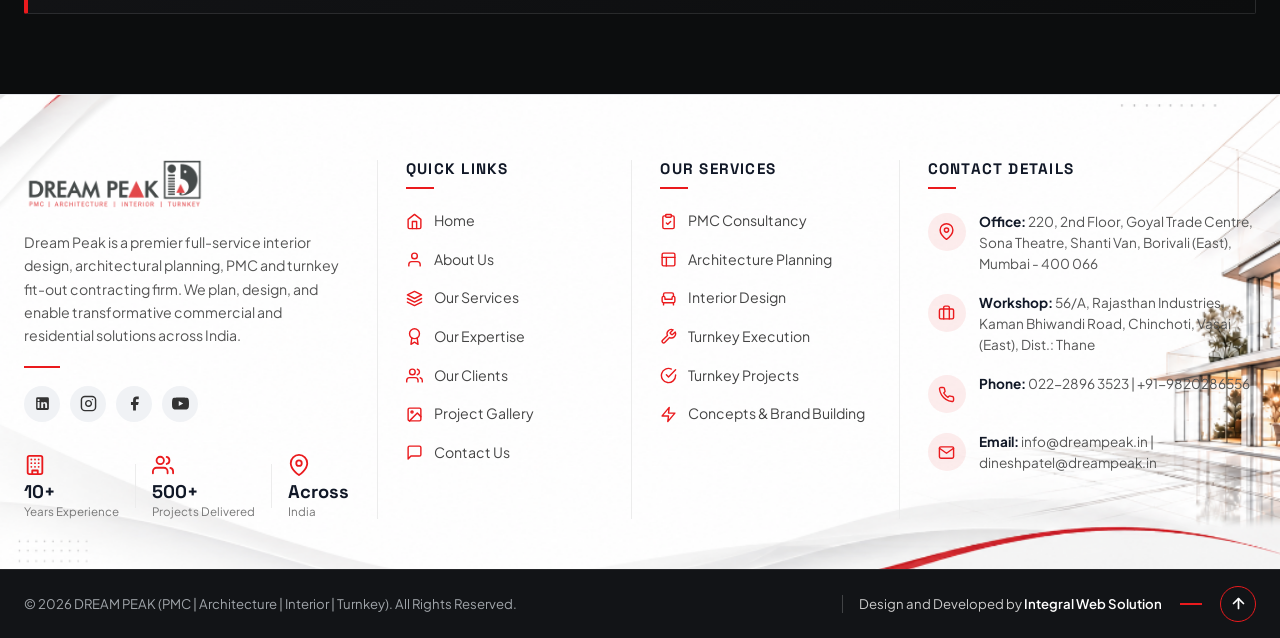
<file: expertise.html>
<!DOCTYPE html>
<html lang="en">
<head>
  <meta charset="UTF-8">
  <meta name="viewport" content="width=device-width, initial-scale=1.0">
  <title>Our Expertise | DREAM PEAK - Turnkey, Concepts & Cost Efficiency</title>
  <meta name="description" content="Dream Peak's core expertise across three integrated categories: 01 Turnkey Projects, 02 Creating Concepts / Brand Building, and 03 On Time / Cost Effective execution.">
  <link rel="stylesheet" href="assets/css/style.css">
  <link rel="icon" type="image/png" href="assets/images/logo/favicon.png">
</head>
<body>

  <!-- SITE HEADER & NAVIGATION (PURE WHITE THEME) -->
  <header class="site-header">
    <div class="container header-container">
      <a href="/" class="site-logo">
        <img src="assets/images/logo/logo.png" alt="Dream Peak - PMC | Architecture | Interior | Turnkey">
      </a>

      <nav class="main-nav">
        <ul class="nav-links">
          <li class="nav-item"><a href="/" class="nav-link">Home</a></li>
          <li class="nav-item"><a href="/about" class="nav-link">About Us</a></li>
          <li class="nav-item"><a href="/services" class="nav-link">Services</a></li>
                    <li class="nav-item nav-item-has-mega" id="expertiseNavItem">
            <a href="/expertise" class="nav-link nav-link-mega" id="expertiseMenuToggle" aria-haspopup="true" aria-expanded="false">
              <span>Our Expertise</span>
              <svg class="mega-chevron" viewBox="0 0 24 24" fill="none" stroke="currentColor" stroke-width="2.5" stroke-linecap="round" stroke-linejoin="round">
                <polyline points="6 9 12 15 18 9"></polyline>
              </svg>
            </a>
            
            <!-- MEGA MENU DROPDOWN PANEL -->
            <div class="mega-menu" id="expertiseMegaMenu" role="region" aria-label="Our Expertise submenu">
              <div class="mega-menu-pointer"></div>
              <div class="mega-menu-container">
                <div class="mega-menu-grid">
                  <!-- Category 1: Retail -->
                  <div class="mega-menu-col">
                    <a href="/retail" class="mega-category-card">
                      <div class="mega-img-wrap">
                        <img src="assets/images/expertise/mega-retail.jpg" alt="Retail Interior Solutions by Dream Peak" class="mega-img" loading="lazy">
                      </div>
                      <div class="mega-content">
                        <h3 class="mega-title">Retail</h3>
                        <p class="mega-desc">
                          End-to-end retail interior solutions that create engaging, brand-aligned spaces and high-performance customer experiences.
                        </p>
                        <span class="mega-cta">
                          Explore Retail <span class="mega-arrow">&rarr;</span>
                        </span>
                      </div>
                    </a>
                  </div>

                  <!-- Subtle Vertical Divider -->
                  <div class="mega-menu-divider"></div>

                  <!-- Category 2: Residence -->
                  <div class="mega-menu-col">
                    <a href="/residence" class="mega-category-card">
                      <div class="mega-img-wrap">
                        <img src="assets/images/expertise/mega-residence.jpg" alt="Residential Interior Design by Dream Peak" class="mega-img" loading="lazy">
                      </div>
                      <div class="mega-content">
                        <h3 class="mega-title">Residence</h3>
                        <p class="mega-desc">
                          Thoughtfully designed residential interiors that blend comfort, aesthetics, and functionality to create modern, personalized homes.
                        </p>
                        <span class="mega-cta">
                          Explore Residence <span class="mega-arrow">&rarr;</span>
                        </span>
                      </div>
                    </a>
                  </div>
                </div>
              </div>
            </div>
          </li>
          <li class="nav-item"><a href="/clients" class="nav-link">Our Clients</a></li>
          <li class="nav-item"><a href="/gallery" class="nav-link">Gallery</a></li>
          <li class="nav-item"><a href="/contact" class="nav-link">Contact Us</a></li>
        </ul>
        <div class="nav-cta">
          <a href="/contact" class="btn btn-primary btn-sm">Get In Touch</a>
        </div>
      </nav>

      <button class="mobile-toggle" aria-label="Open mobile navigation menu">
        <svg viewBox="0 0 24 24" fill="none" stroke="currentColor" stroke-width="2.2" stroke-linecap="round" stroke-linejoin="round">
          <line x1="3" y1="12" x2="21" y2="12"></line>
          <line x1="3" y1="6" x2="21" y2="6"></line>
          <line x1="3" y1="18" x2="21" y2="18"></line>
        </svg>
      </button>
    </div>
  </header>

  <!-- MOBILE NAVIGATION DRAWER -->
  <div class="mobile-drawer-overlay"></div>
  <aside class="mobile-drawer">
    <div>
      <div style="display: flex; align-items: center; justify-content: space-between; margin-bottom: 32px;">
        <img src="assets/images/logo/logo.png" alt="Dream Peak Logo" style="height: 38px; width: auto;">
        <button class="mobile-drawer-close" aria-label="Close mobile menu" style="background: none; border: none; color: #222222; cursor: pointer; padding: 4px;">
          <svg viewBox="0 0 24 24" style="width: 24px; height: 24px;" fill="none" stroke="currentColor" stroke-width="2">
            <line x1="18" y1="6" x2="6" y2="18"></line>
            <line x1="6" y1="6" x2="18" y2="18"></line>
          </svg>
        </button>
      </div>
      <nav class="mobile-nav-links">
        <a href="/" class="mobile-nav-link">Home</a>
        <a href="/about" class="mobile-nav-link">About Us</a>
        <a href="/services" class="mobile-nav-link">Services</a>
        <a href="/expertise" class="mobile-nav-link active">Our Expertise</a>
        <a href="/clients" class="mobile-nav-link">Our Clients</a>
        <a href="/gallery" class="mobile-nav-link">Gallery</a>
        <a href="/contact" class="mobile-nav-link">Contact Us</a>
      </nav>
    </div>

    <div class="mobile-drawer-footer">
      <a href="/contact" class="btn btn-primary" style="width: 100%;">Discuss Project</a>
      <div class="mobile-contact-info">
        <p><strong>Office:</strong> Goyal Trade Centre, Borivali (E), Mumbai</p>
        <p><strong>Phone:</strong> 022-2896 3523 | +91-9820286556</p>
        <p><strong>Email:</strong> info@dreampeak.in</p>
      </div>
    </div>
  </aside>

  <main>
    <!-- PAGE HERO BANNER -->
    <section class="page-hero">
      <img src="assets/images/banners/banner-expertise.jpg" alt="Dream Peak Expertise" class="page-hero-bg">
      <div class="container">
        <div class="page-hero-content">
          <nav class="breadcrumb">
            <a href="/">Home</a>
            <span>/</span>
            <span>Our Expertise</span>
          </nav>
          <h1 class="page-hero-title">Our Expertise</h1>
          <p class="page-hero-desc">
            Three core strategic pillars that define Dream Peak's industry reputation—delivering seamless turnkey realization, brand-building concepts, and cost-effective execution on schedule.
          </p>
        </div>
      </div>
    </section>

    <!-- SECTION: THREE MAIN EXPERTISE CATEGORIES (WHITE SECTION) -->
    <section class="section section-white">
      <div class="container">
        <div class="text-center" style="margin-bottom: 20px;">
          <div class="section-tag">Strategic Pillars</div>
          <h2 class="section-title">Core Competencies That Set Us Apart</h2>
          <p class="section-subtitle">
            Strictly structured across three integrated operational domains to provide comprehensive value from inception to handover.
          </p>
        </div>

        <div class="expertise-three-layout">
          <!-- CATEGORY 01: Turnkey Projects -->
          <div class="expertise-row">
            <div class="expertise-image-wrap">
              <img src="assets/images/expertise/turnkey-projects.jpg" alt="01 Turnkey Projects by Dream Peak" class="expertise-img">
              <div class="expertise-num-badge">01</div>
            </div>

            <div class="expertise-text-wrap">
              <div class="section-tag">Pillar 01</div>
              <h2 class="expertise-heading">Turnkey Projects</h2>
              <p class="expertise-two-line-desc">
                We deliver complete turnkey project execution from initial concept and space planning to final handover, managing all civil, MEP, and bespoke manufacturing under a single point of accountability.
              </p>
              
              <div class="expertise-bullets">
                <div class="expertise-bullet">
                  <svg viewBox="0 0 24 24" fill="none" stroke="currentColor" stroke-width="2.5"><polyline points="20 6 9 17 4 12"></polyline></svg>
                  <span>End-to-end single-contract responsibility eliminates subcontractor friction and schedule delays.</span>
                </div>
                <div class="expertise-bullet">
                  <svg viewBox="0 0 24 24" fill="none" stroke="currentColor" stroke-width="2.5"><polyline points="20 6 9 17 4 12"></polyline></svg>
                  <span>Dedicated in-house manufacturing workshop (56/A Rajasthan Industries, Vasai) for precision joinery.</span>
                </div>
                <div class="expertise-bullet">
                  <svg viewBox="0 0 24 24" fill="none" stroke="currentColor" stroke-width="2.5"><polyline points="20 6 9 17 4 12"></polyline></svg>
                  <span>Comprehensive as-built handovers ready for immediate retail and corporate operation.</span>
                </div>
              </div>

              <div style="margin-top: 32px;">
                <a href="/contact" class="btn btn-primary btn-sm">Discuss Turnkey Project</a>
              </div>
            </div>
          </div>

          <!-- CATEGORY 02: Creating Concepts / Brand Building (ONE COMBINED CATEGORY) -->
          <div class="expertise-row reverse">
            <div class="expertise-image-wrap">
              <img src="assets/images/expertise/concept-branding.jpg" alt="02 Creating Concepts / Brand Building" class="expertise-img">
              <div class="expertise-num-badge">02</div>
            </div>

            <div class="expertise-text-wrap">
              <div class="section-tag">Pillar 02</div>
              <h2 class="expertise-heading">Creating Concepts / Brand Building</h2>
              <p class="expertise-two-line-desc">
                We translate brand ethos into striking physical environments through innovative creative concepts, functional design layouts, and immersive visual identities that elevate consumer connection.
              </p>

              <div class="expertise-bullets">
                <div class="expertise-bullet">
                  <svg viewBox="0 0 24 24" fill="none" stroke="currentColor" stroke-width="2.5"><polyline points="20 6 9 17 4 12"></polyline></svg>
                  <span>Translating corporate and retail brand DNA into architectural language and experiential flagships.</span>
                </div>
                <div class="expertise-bullet">
                  <svg viewBox="0 0 24 24" fill="none" stroke="currentColor" stroke-width="2.5"><polyline points="20 6 9 17 4 12"></polyline></svg>
                  <span>Custom display systems, signature lighting concepts, and sensory retail choreography.</span>
                </div>
                <div class="expertise-bullet">
                  <svg viewBox="0 0 24 24" fill="none" stroke="currentColor" stroke-width="2.5"><polyline points="20 6 9 17 4 12"></polyline></svg>
                  <span>Scalable design guidelines enabling consistent nationwide franchise and store rollouts.</span>
                </div>
              </div>

              <div style="margin-top: 32px;">
                <a href="/clients" class="btn btn-outline-dark btn-sm">See Brand Rollouts</a>
              </div>
            </div>
          </div>

          <!-- CATEGORY 03: On Time / Cost Effective (ONE COMBINED CATEGORY) -->
          <div class="expertise-row">
            <div class="expertise-image-wrap">
              <img src="assets/images/expertise/on-time-cost.jpg" alt="03 On Time / Cost Effective Execution" class="expertise-img">
              <div class="expertise-num-badge">03</div>
            </div>

            <div class="expertise-text-wrap">
              <div class="section-tag">Pillar 03</div>
              <h2 class="expertise-heading">On Time / Cost Effective</h2>
              <p class="expertise-two-line-desc">
                We combine rigorous project management with efficient procurement planning to guarantee prompt delivery schedules and maximum cost efficiency without sacrificing craftsmanship.
              </p>

              <div class="expertise-bullets">
                <div class="expertise-bullet">
                  <svg viewBox="0 0 24 24" fill="none" stroke="currentColor" stroke-width="2.5"><polyline points="20 6 9 17 4 12"></polyline></svg>
                  <span>Critical path scheduling and daily milestone audits ensure zero project handover delays.</span>
                </div>
                <div class="expertise-bullet">
                  <svg viewBox="0 0 24 24" fill="none" stroke="currentColor" stroke-width="2.5"><polyline points="20 6 9 17 4 12"></polyline></svg>
                  <span>Direct bulk material procurement and factory manufacturing eliminate middleman markups.</span>
                </div>
                <div class="expertise-bullet">
                  <svg viewBox="0 0 24 24" fill="none" stroke="currentColor" stroke-width="2.5"><polyline points="20 6 9 17 4 12"></polyline></svg>
                  <span>Optimized value engineering that maximizes spatial utility and long-term durability.</span>
                </div>
              </div>

              <div style="margin-top: 32px;">
                <a href="/contact" class="btn btn-primary btn-sm">Request Timeline & Cost Estimate</a>
              </div>
            </div>
          </div>
        </div>
      </div>
    </section>

    <!-- SECTION: CALL TO ACTION (DARK SECTION) -->
    <section class="section section-dark" style="padding-top: 40px; padding-bottom: 80px;">
      <div class="container">
        <div class="cta-banner">
          <div class="cta-content">
            <div class="section-tag">Partner with Experts</div>
            <h2 class="cta-title">Bring Dream Peak's Proven Expertise to Your Next Project</h2>
            <p class="cta-desc">
              Experience the strategic advantage of single-point turnkey execution, creative branding, and on-time cost delivery.
            </p>
          </div>
          <div class="cta-actions">
            <a href="/contact" class="btn btn-primary">Schedule Consultation</a>
            <a href="/gallery" class="btn btn-outline-white">Explore Project Gallery</a>
          </div>
        </div>
      </div>
    </section>
  </main>

    <!-- SITE FOOTER – PREMIUM ARCHITECTURAL STYLE -->
  <footer class="site-footer">
    <div class="container footer-container">
      <div class="footer-grid">
        <!-- Column 1: Company Introduction -->
        <div class="footer-col footer-col-intro">
          <a href="/" class="footer-logo">
            <img src="assets/images/logo/logo.png" alt="Dream Peak - PMC | Architecture | Interior | Turnkey">
          </a>
          <p class="footer-about-text">
            Dream Peak is a premier full-service interior design, architectural planning, PMC and turnkey fit-out contracting firm. We plan, design, and enable transformative commercial and residential solutions across India.
          </p>
          <div class="footer-col1-accent-line"></div>
          
          <!-- Social Media Icons -->
          <div class="footer-social-links">
            <a href="https://www.linkedin.com/" target="_blank" rel="noopener noreferrer" class="footer-social-icon" aria-label="LinkedIn">
              <svg viewBox="0 0 24 24" fill="currentColor">
                <path d="M19 3a2 2 0 0 1 2 2v14a2 2 0 0 1-2 2H5a2 2 0 0 1-2-2V5a2 2 0 0 1 2-2h14m-.5 15.5v-5.3a3.26 3.26 0 0 0-3.26-3.26c-.85 0-1.84.52-2.28 1.3v-1.11h-2.79v8.37h2.79v-4.93c0-.77.62-1.4 1.39-1.4a1.4 1.4 0 0 1 1.4 1.4v4.93h2.75M6.46 8.76a1.53 1.53 0 1 0 0-3.06 1.53 1.53 0 0 0 0 3.06m1.4 9.74V9.93H5.06v8.57h2.8z"/>
              </svg>
            </a>
            <a href="https://www.instagram.com/" target="_blank" rel="noopener noreferrer" class="footer-social-icon" aria-label="Instagram">
              <svg viewBox="0 0 24 24" fill="none" stroke="currentColor" stroke-width="2" stroke-linecap="round" stroke-linejoin="round">
                <rect x="2" y="2" width="20" height="20" rx="5" ry="5"></rect>
                <path d="M16 11.37A4 4 0 1 1 12.63 8 4 4 0 0 1 16 11.37z"></path>
                <line x1="17.5" y1="6.5" x2="17.51" y2="6.5"></line>
              </svg>
            </a>
            <a href="https://www.facebook.com/" target="_blank" rel="noopener noreferrer" class="footer-social-icon" aria-label="Facebook">
              <svg viewBox="0 0 24 24" fill="currentColor">
                <path d="M18 2h-3a5 5 0 0 0-5 5v3H7v4h3v8h4v-8h3l1-4h-4V7a1 1 0 0 1 1-1h3z"/>
              </svg>
            </a>
            <a href="https://www.youtube.com/" target="_blank" rel="noopener noreferrer" class="footer-social-icon" aria-label="YouTube">
              <svg viewBox="0 0 24 24" fill="currentColor">
                <path d="M23.498 6.186a3.016 3.016 0 0 0-2.122-2.136C19.505 3.5 12 3.5 12 3.5s-7.505 0-9.377.55a3.016 3.016 0 0 0-2.122 2.136C0 8.07 0 12 0 12s0 3.93.502 5.814a3.016 3.016 0 0 0 2.122 2.136c1.871.55 9.376.55 9.376.55s7.505 0 9.377-.55a3.015 3.015 0 0 0 2.122-2.136C24 15.93 24 12 24 12s0-3.93-.502-5.814zM9.545 15.568V8.432L15.818 12l-6.273 3.568z"/>
              </svg>
            </a>
          </div>

          <!-- 3 Company Statistics -->
          <div class="footer-stats-strip">
            <div class="footer-stat-box">
              <svg class="footer-stat-icon" viewBox="0 0 24 24" fill="none" stroke="currentColor" stroke-width="2" stroke-linecap="round" stroke-linejoin="round">
                <rect x="4" y="2" width="16" height="20" rx="2" ry="2"></rect>
                <path d="M9 22v-4h6v4"></path>
                <path d="M8 6h.01"></path>
                <path d="M16 6h.01"></path>
                <path d="M12 6h.01"></path>
                <path d="M12 10h.01"></path>
                <path d="M12 14h.01"></path>
                <path d="M16 10h.01"></path>
                <path d="M16 14h.01"></path>
                <path d="M8 10h.01"></path>
                <path d="M8 14h.01"></path>
              </svg>
              <div class="footer-stat-value">10+</div>
              <div class="footer-stat-desc">Years Experience</div>
            </div>
            <div class="footer-stat-divider"></div>
            <div class="footer-stat-box">
              <svg class="footer-stat-icon" viewBox="0 0 24 24" fill="none" stroke="currentColor" stroke-width="2" stroke-linecap="round" stroke-linejoin="round">
                <path d="M17 21v-2a4 4 0 0 0-4-4H5a4 4 0 0 0-4 4v2"></path>
                <circle cx="9" cy="7" r="4"></circle>
                <path d="M23 21v-2a4 4 0 0 0-3-3.87"></path>
                <path d="M16 3.13a4 4 0 0 1 0 7.75"></path>
              </svg>
              <div class="footer-stat-value">500+</div>
              <div class="footer-stat-desc">Projects Delivered</div>
            </div>
            <div class="footer-stat-divider"></div>
            <div class="footer-stat-box">
              <svg class="footer-stat-icon" viewBox="0 0 24 24" fill="none" stroke="currentColor" stroke-width="2" stroke-linecap="round" stroke-linejoin="round">
                <path d="M21 10c0 7-9 13-9 13s-9-6-9-13a9 9 0 0 1 18 0z"></path>
                <circle cx="12" cy="10" r="3"></circle>
              </svg>
              <div class="footer-stat-value">Across</div>
              <div class="footer-stat-desc">India</div>
            </div>
          </div>
        </div>

        <!-- Column 2: Quick Links -->
        <div class="footer-col footer-col-links">
          <h4 class="footer-heading">QUICK LINKS</h4>
          <div class="footer-heading-line"></div>
          <ul class="footer-links">
            <li>
              <a href="/" class="footer-link">
                <svg class="footer-link-icon" viewBox="0 0 24 24" fill="none" stroke="currentColor" stroke-width="2" stroke-linecap="round" stroke-linejoin="round">
                  <path d="M3 9l9-7 9 7v11a2 2 0 0 1-2 2H5a2 2 0 0 1-2-2z"></path>
                  <polyline points="9 22 9 12 15 12 15 22"></polyline>
                </svg>
                <span>Home</span>
              </a>
            </li>
            <li>
              <a href="/about" class="footer-link">
                <svg class="footer-link-icon" viewBox="0 0 24 24" fill="none" stroke="currentColor" stroke-width="2" stroke-linecap="round" stroke-linejoin="round">
                  <path d="M20 21v-2a4 4 0 0 0-4-4H8a4 4 0 0 0-4 4v2"></path>
                  <circle cx="12" cy="7" r="4"></circle>
                </svg>
                <span>About Us</span>
              </a>
            </li>
            <li>
              <a href="/services" class="footer-link">
                <svg class="footer-link-icon" viewBox="0 0 24 24" fill="none" stroke="currentColor" stroke-width="2" stroke-linecap="round" stroke-linejoin="round">
                  <polygon points="12 2 2 7 12 12 22 7 12 2"></polygon>
                  <polyline points="2 17 12 22 22 17"></polyline>
                  <polyline points="2 12 12 17 22 12"></polyline>
                </svg>
                <span>Our Services</span>
              </a>
            </li>
            <li>
              <a href="/expertise" class="footer-link">
                <svg class="footer-link-icon" viewBox="0 0 24 24" fill="none" stroke="currentColor" stroke-width="2" stroke-linecap="round" stroke-linejoin="round">
                  <circle cx="12" cy="8" r="7"></circle>
                  <polyline points="8.21 13.89 7 23 12 20 17 23 15.79 13.88"></polyline>
                </svg>
                <span>Our Expertise</span>
              </a>
            </li>
            <li>
              <a href="/clients" class="footer-link">
                <svg class="footer-link-icon" viewBox="0 0 24 24" fill="none" stroke="currentColor" stroke-width="2" stroke-linecap="round" stroke-linejoin="round">
                  <path d="M17 21v-2a4 4 0 0 0-4-4H5a4 4 0 0 0-4 4v2"></path>
                  <circle cx="9" cy="7" r="4"></circle>
                  <path d="M23 21v-2a4 4 0 0 0-3-3.87"></path>
                  <path d="M16 3.13a4 4 0 0 1 0 7.75"></path>
                </svg>
                <span>Our Clients</span>
              </a>
            </li>
            <li>
              <a href="/gallery" class="footer-link">
                <svg class="footer-link-icon" viewBox="0 0 24 24" fill="none" stroke="currentColor" stroke-width="2" stroke-linecap="round" stroke-linejoin="round">
                  <rect x="3" y="3" width="18" height="18" rx="2" ry="2"></rect>
                  <circle cx="8.5" cy="8.5" r="1.5"></circle>
                  <polyline points="21 15 16 10 5 21"></polyline>
                </svg>
                <span>Project Gallery</span>
              </a>
            </li>
            <li>
              <a href="/contact" class="footer-link">
                <svg class="footer-link-icon" viewBox="0 0 24 24" fill="none" stroke="currentColor" stroke-width="2" stroke-linecap="round" stroke-linejoin="round">
                  <path d="M21 15a2 2 0 0 1-2 2H7l-4 4V5a2 2 0 0 1 2-2h14a2 2 0 0 1 2 2z"></path>
                </svg>
                <span>Contact Us</span>
              </a>
            </li>
          </ul>
        </div>

        <!-- Column 3: Our Services -->
        <div class="footer-col footer-col-services">
          <h4 class="footer-heading">OUR SERVICES</h4>
          <div class="footer-heading-line"></div>
          <ul class="footer-links">
            <li>
              <a href="/services" class="footer-link">
                <svg class="footer-link-icon" viewBox="0 0 24 24" fill="none" stroke="currentColor" stroke-width="2" stroke-linecap="round" stroke-linejoin="round">
                  <path d="M16 4h2a2 2 0 0 1 2 2v14a2 2 0 0 1-2 2H6a2 2 0 0 1-2-2V6a2 2 0 0 1 2-2h2"></path>
                  <rect x="8" y="2" width="8" height="4" rx="1" ry="1"></rect>
                  <path d="M9 14l2 2 4-4"></path>
                </svg>
                <span>PMC Consultancy</span>
              </a>
            </li>
            <li>
              <a href="/services" class="footer-link">
                <svg class="footer-link-icon" viewBox="0 0 24 24" fill="none" stroke="currentColor" stroke-width="2" stroke-linecap="round" stroke-linejoin="round">
                  <rect x="3" y="3" width="18" height="18" rx="2" ry="2"></rect>
                  <line x1="3" y1="9" x2="21" y2="9"></line>
                  <line x1="9" y1="21" x2="9" y2="9"></line>
                </svg>
                <span>Architecture Planning</span>
              </a>
            </li>
            <li>
              <a href="/services" class="footer-link">
                <svg class="footer-link-icon" viewBox="0 0 24 24" fill="none" stroke="currentColor" stroke-width="2" stroke-linecap="round" stroke-linejoin="round">
                  <path d="M19 9V6a2 2 0 0 0-2-2H7a2 2 0 0 0-2 2v3"></path>
                  <path d="M3 11v5a2 2 0 0 0 2 2h14a2 2 0 0 0 2-2v-5a2 2 0 0 0-4 0v2H7v-2a2 2 0 0 0-4 0z"></path>
                  <line x1="5" y1="18" x2="5" y2="21"></line>
                  <line x1="19" y1="18" x2="19" y2="21"></line>
                </svg>
                <span>Interior Design</span>
              </a>
            </li>
            <li>
              <a href="/services" class="footer-link">
                <svg class="footer-link-icon" viewBox="0 0 24 24" fill="none" stroke="currentColor" stroke-width="2" stroke-linecap="round" stroke-linejoin="round">
                  <path d="M14.7 6.3a1 1 0 0 0 0 1.4l1.6 1.6a1 1 0 0 0 1.4 0l3.77-3.77a6 6 0 0 1-7.94 7.94l-6.91 6.91a2.12 2.12 0 0 1-3-3l6.91-6.91a6 6 0 0 1 7.94-7.94l-3.76 3.76z"></path>
                </svg>
                <span>Turnkey Execution</span>
              </a>
            </li>
            <li>
              <a href="/expertise" class="footer-link">
                <svg class="footer-link-icon" viewBox="0 0 24 24" fill="none" stroke="currentColor" stroke-width="2" stroke-linecap="round" stroke-linejoin="round">
                  <path d="M22 11.08V12a10 10 0 1 1-5.93-9.14"></path>
                  <polyline points="22 4 12 14.01 9 11.01"></polyline>
                </svg>
                <span>Turnkey Projects</span>
              </a>
            </li>
            <li>
              <a href="/expertise" class="footer-link">
                <svg class="footer-link-icon" viewBox="0 0 24 24" fill="none" stroke="currentColor" stroke-width="2" stroke-linecap="round" stroke-linejoin="round">
                  <polygon points="13 2 3 14 12 14 11 22 21 10 12 10 13 2"></polygon>
                </svg>
                <span>Concepts &amp; Brand Building</span>
              </a>
            </li>
          </ul>
        </div>

        <!-- Column 4: Contact Details -->
        <div class="footer-col footer-col-contact">
          <h4 class="footer-heading">CONTACT DETAILS</h4>
          <div class="footer-heading-line"></div>
          
          <div class="footer-contact-item">
            <div class="footer-contact-icon-wrap">
              <svg class="footer-contact-icon" viewBox="0 0 24 24" fill="none" stroke="currentColor" stroke-width="2" stroke-linecap="round" stroke-linejoin="round">
                <path d="M21 10c0 7-9 13-9 13s-9-6-9-13a9 9 0 0 1 18 0z"></path>
                <circle cx="12" cy="10" r="3"></circle>
              </svg>
            </div>
            <div class="footer-contact-text">
              <strong>Office:</strong> 220, 2nd Floor, Goyal Trade Centre, Sona Theatre, Shanti Van, Borivali (East), Mumbai - 400 066
            </div>
          </div>

          <div class="footer-contact-item">
            <div class="footer-contact-icon-wrap">
              <svg class="footer-contact-icon" viewBox="0 0 24 24" fill="none" stroke="currentColor" stroke-width="2" stroke-linecap="round" stroke-linejoin="round">
                <rect x="2" y="7" width="20" height="14" rx="2" ry="2"></rect>
                <path d="M16 21V5a2 2 0 0 0-2-2h-4a2 2 0 0 0-2 2v16"></path>
              </svg>
            </div>
            <div class="footer-contact-text">
              <strong>Workshop:</strong> 56/A, Rajasthan Industries, Kaman Bhiwandi Road, Chinchoti, Vasai (East), Dist.: Thane
            </div>
          </div>

          <div class="footer-contact-item">
            <div class="footer-contact-icon-wrap">
              <svg class="footer-contact-icon" viewBox="0 0 24 24" fill="none" stroke="currentColor" stroke-width="2" stroke-linecap="round" stroke-linejoin="round">
                <path d="M22 16.92v3a2 2 0 0 1-2.18 2 19.79 19.79 0 0 1-8.63-3.07 19.5 19.5 0 0 1-6-6 19.79 19.79 0 0 1-3.07-8.67A2 2 0 0 1 4.11 2h3a2 2 0 0 1 2 1.72 12.84 12.84 0 0 0 .7 2.81 2 2 0 0 1-.45 2.11L8.09 9.91a16 16 0 0 0 6 6l1.27-1.27a2 2 0 0 1 2.11-.45 12.84 12.84 0 0 0 2.81.7A2 2 0 0 1 22 16.92z"></path>
              </svg>
            </div>
            <div class="footer-contact-text">
              <strong>Phone:</strong> <a href="tel:02228963523">022-2896 3523</a> | <a href="tel:+919820286556">+91-9820286556</a>
            </div>
          </div>

          <div class="footer-contact-item">
            <div class="footer-contact-icon-wrap">
              <svg class="footer-contact-icon" viewBox="0 0 24 24" fill="none" stroke="currentColor" stroke-width="2" stroke-linecap="round" stroke-linejoin="round">
                <path d="M4 4h16c1.1 0 2 .9 2 2v12c0 1.1-.9 2-2 2H4c-1.1 0-2-.9-2-2V6c0-1.1.9-2 2-2z"></path>
                <polyline points="22,6 12,13 2,6"></polyline>
              </svg>
            </div>
            <div class="footer-contact-text">
              <strong>Email:</strong> <a href="mailto:info@dreampeak.in">info@dreampeak.in</a> | <a href="mailto:dineshpatel@dreampeak.in">dineshpatel@dreampeak.in</a>
            </div>
          </div>
        </div>
      </div>
    </div>

    <!-- Full-Width Bottom Copyright Bar -->
    <div class="footer-bottom-bar">
      <div class="container footer-bottom-container">
        <div class="footer-bottom-left">
          &copy; 2026 DREAM PEAK (PMC | Architecture | Interior | Turnkey). All Rights Reserved.
        </div>
        
        <div class="footer-bottom-right">
          <span class="footer-bottom-divider"></span>
          <span class="footer-credit">
            Design and Developed by <a href="https://integralwebsolution.com/" target="_blank" rel="noopener noreferrer" class="footer-credit-link">Integral Web Solution</a>
          </span>
          <span class="footer-dev-line"></span>
          
          <!-- Back to Top Button -->
          <button type="button" class="back-to-top-btn" id="backToTopBtn" aria-label="Back to Top" title="Back to Top">
            <svg viewBox="0 0 24 24" fill="none" stroke="currentColor" stroke-width="2.4" stroke-linecap="round" stroke-linejoin="round">
              <line x1="12" y1="19" x2="12" y2="5"></line>
              <polyline points="5 12 12 5 19 12"></polyline>
            </svg>
          </button>
        </div>
      </div>
    </div>
  </footer>

  <script src="assets/js/main.js"></script>
</body>
</html>
</file>
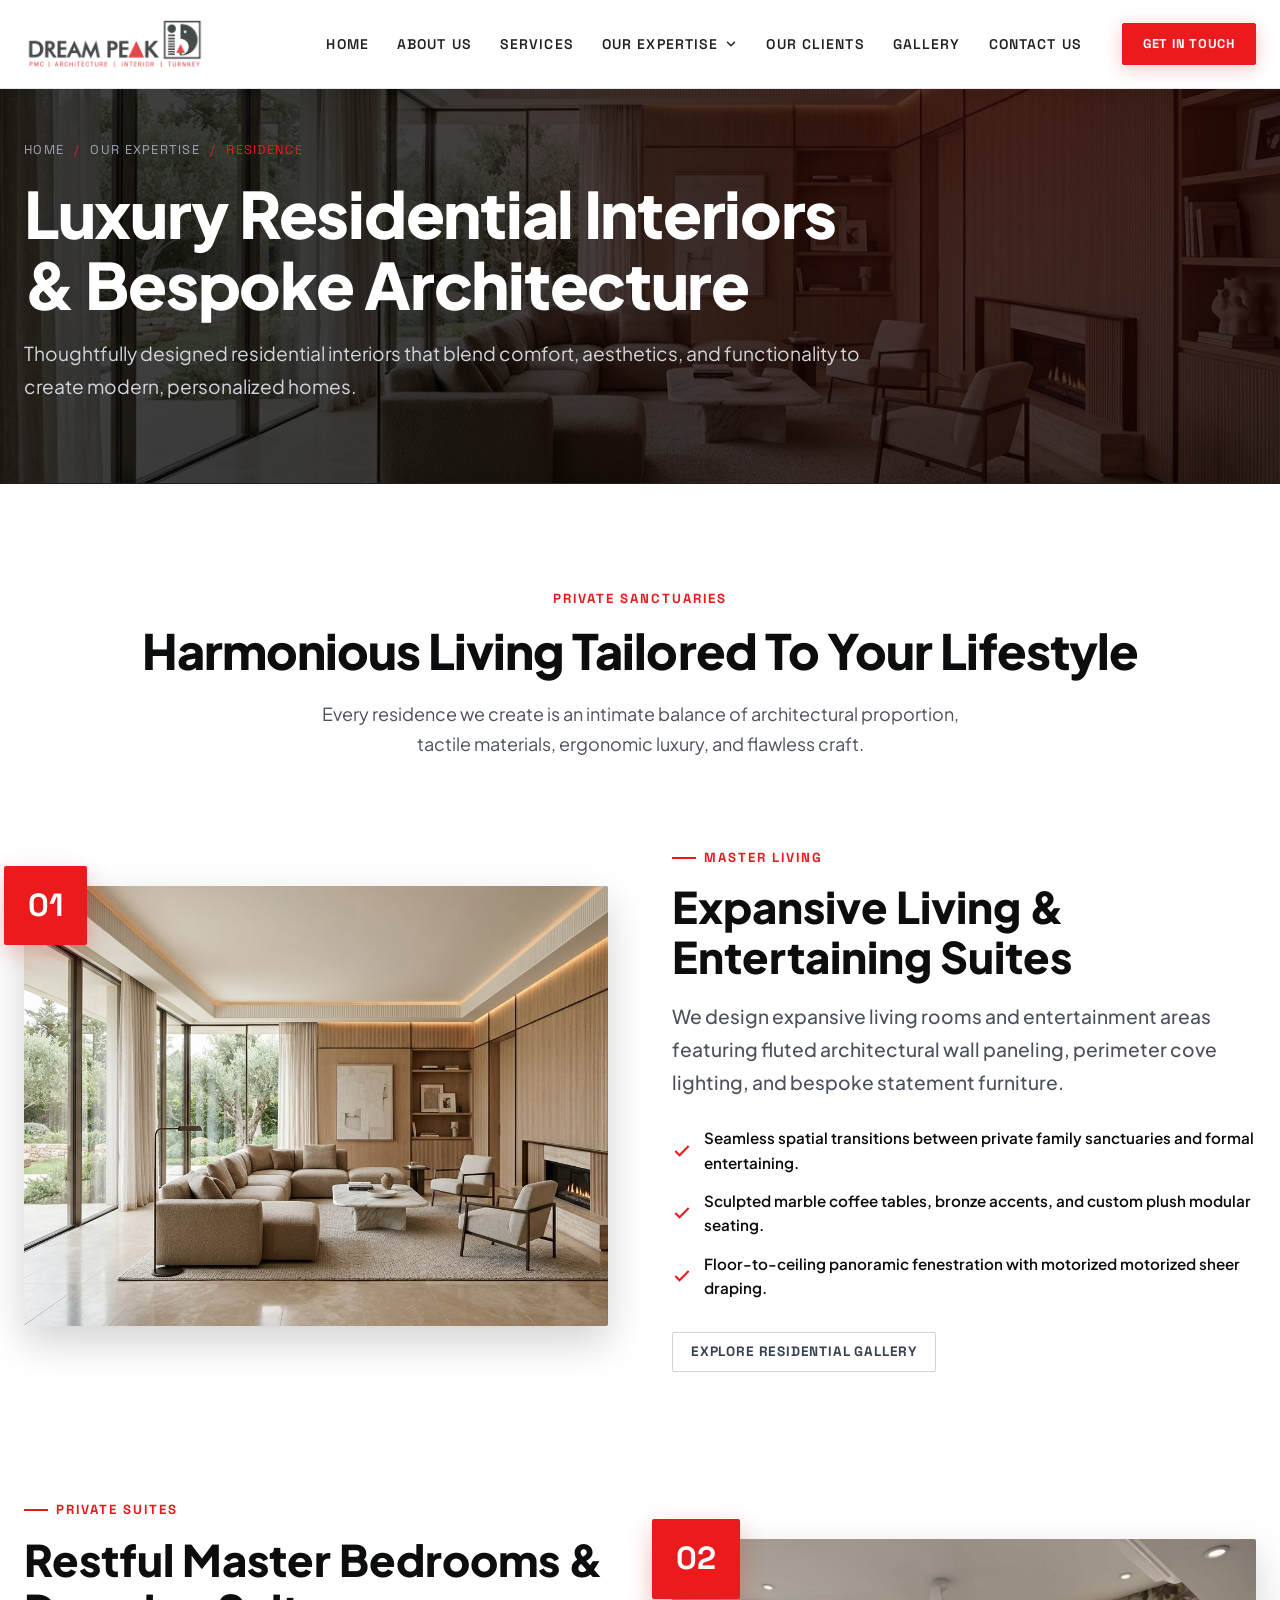
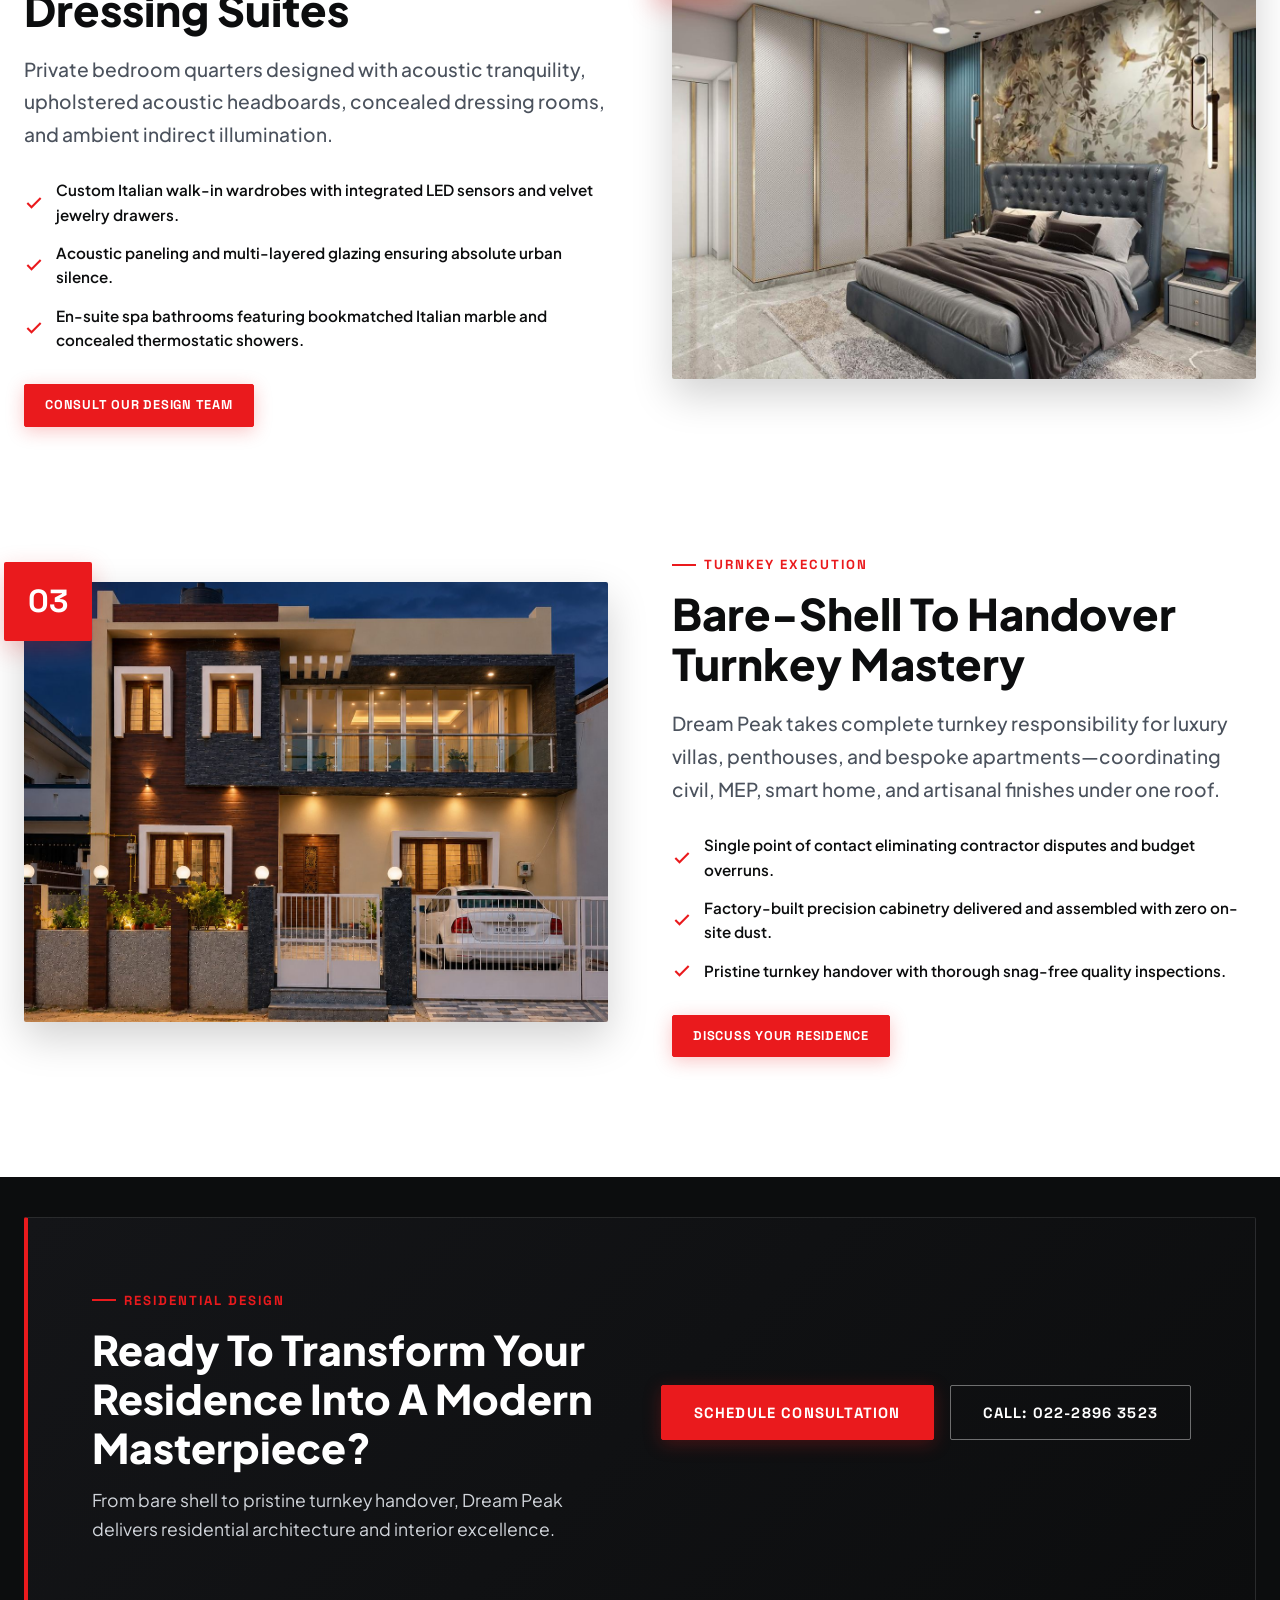
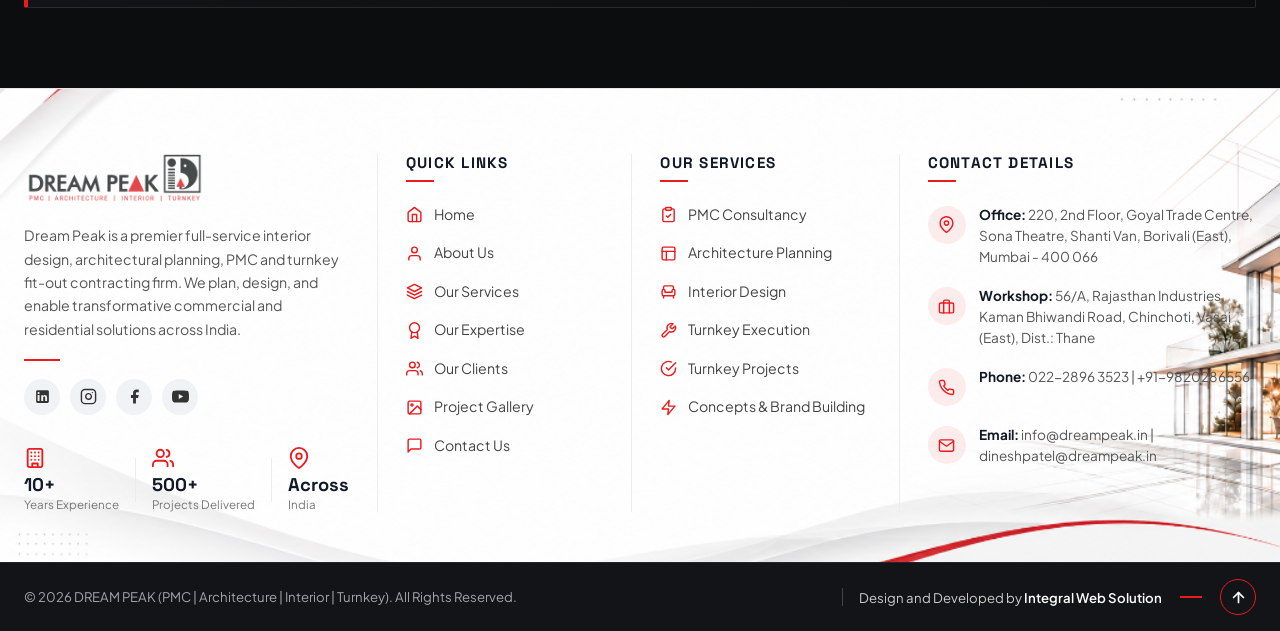
<file: residence.html>
<!DOCTYPE html>
<html lang="en">
<head>
  <meta charset="UTF-8">
  <meta name="viewport" content="width=device-width, initial-scale=1.0">
  <title>Our Expertise | DREAM PEAK - Turnkey, Concepts & Cost Efficiency</title>
  <meta name="description" content="Dream Peak's core expertise across three integrated categories: 01 Turnkey Projects, 02 Creating Concepts / Brand Building, and 03 On Time / Cost Effective execution.">
  <link rel="stylesheet" href="assets/css/style.css">
  <link rel="icon" type="image/png" href="assets/images/logo/favicon.png">
</head>
<body>

  <!-- SITE HEADER & NAVIGATION (PURE WHITE THEME) -->
  <header class="site-header">
    <div class="container header-container">
      <a href="/" class="site-logo">
        <img src="assets/images/logo/logo.png" alt="Dream Peak - PMC | Architecture | Interior | Turnkey">
      </a>

      <nav class="main-nav">
        <ul class="nav-links">
          <li class="nav-item"><a href="/" class="nav-link">Home</a></li>
          <li class="nav-item"><a href="/about" class="nav-link">About Us</a></li>
          <li class="nav-item"><a href="/services" class="nav-link">Services</a></li>
                    <li class="nav-item nav-item-has-mega" id="expertiseNavItem">
            <a href="/expertise" class="nav-link nav-link-mega" id="expertiseMenuToggle" aria-haspopup="true" aria-expanded="false">
              <span>Our Expertise</span>
              <svg class="mega-chevron" viewBox="0 0 24 24" fill="none" stroke="currentColor" stroke-width="2.5" stroke-linecap="round" stroke-linejoin="round">
                <polyline points="6 9 12 15 18 9"></polyline>
              </svg>
            </a>
            
            <!-- MEGA MENU DROPDOWN PANEL -->
            <div class="mega-menu" id="expertiseMegaMenu" role="region" aria-label="Our Expertise submenu">
              <div class="mega-menu-pointer"></div>
              <div class="mega-menu-container">
                <div class="mega-menu-grid">
                  <!-- Category 1: Retail -->
                  <div class="mega-menu-col">
                    <a href="/retail" class="mega-category-card">
                      <div class="mega-img-wrap">
                        <img src="assets/images/expertise/mega-retail.jpg" alt="Retail Interior Solutions by Dream Peak" class="mega-img" loading="lazy">
                      </div>
                      <div class="mega-content">
                        <h3 class="mega-title">Retail</h3>
                        <p class="mega-desc">
                          End-to-end retail interior solutions that create engaging, brand-aligned spaces and high-performance customer experiences.
                        </p>
                        <span class="mega-cta">
                          Explore Retail <span class="mega-arrow">&rarr;</span>
                        </span>
                      </div>
                    </a>
                  </div>

                  <!-- Subtle Vertical Divider -->
                  <div class="mega-menu-divider"></div>

                  <!-- Category 2: Residence -->
                  <div class="mega-menu-col">
                    <a href="/residence" class="mega-category-card">
                      <div class="mega-img-wrap">
                        <img src="assets/images/expertise/mega-residence.jpg" alt="Residential Interior Design by Dream Peak" class="mega-img" loading="lazy">
                      </div>
                      <div class="mega-content">
                        <h3 class="mega-title">Residence</h3>
                        <p class="mega-desc">
                          Thoughtfully designed residential interiors that blend comfort, aesthetics, and functionality to create modern, personalized homes.
                        </p>
                        <span class="mega-cta">
                          Explore Residence <span class="mega-arrow">&rarr;</span>
                        </span>
                      </div>
                    </a>
                  </div>
                </div>
              </div>
            </div>
          </li>
          <li class="nav-item"><a href="/clients" class="nav-link">Our Clients</a></li>
          <li class="nav-item"><a href="/gallery" class="nav-link">Gallery</a></li>
          <li class="nav-item"><a href="/contact" class="nav-link">Contact Us</a></li>
        </ul>
        <div class="nav-cta">
          <a href="/contact" class="btn btn-primary btn-sm">Get In Touch</a>
        </div>
      </nav>

      <button class="mobile-toggle" aria-label="Open mobile navigation menu">
        <svg viewBox="0 0 24 24" fill="none" stroke="currentColor" stroke-width="2.2" stroke-linecap="round" stroke-linejoin="round">
          <line x1="3" y1="12" x2="21" y2="12"></line>
          <line x1="3" y1="6" x2="21" y2="6"></line>
          <line x1="3" y1="18" x2="21" y2="18"></line>
        </svg>
      </button>
    </div>
  </header>

  <!-- MOBILE NAVIGATION DRAWER -->
  <div class="mobile-drawer-overlay"></div>
  <aside class="mobile-drawer">
    <div>
      <div style="display: flex; align-items: center; justify-content: space-between; margin-bottom: 32px;">
        <img src="assets/images/logo/logo.png" alt="Dream Peak Logo" style="height: 38px; width: auto;">
        <button class="mobile-drawer-close" aria-label="Close mobile menu" style="background: none; border: none; color: #222222; cursor: pointer; padding: 4px;">
          <svg viewBox="0 0 24 24" style="width: 24px; height: 24px;" fill="none" stroke="currentColor" stroke-width="2">
            <line x1="18" y1="6" x2="6" y2="18"></line>
            <line x1="6" y1="6" x2="18" y2="18"></line>
          </svg>
        </button>
      </div>
      <nav class="mobile-nav-links">
        <a href="/" class="mobile-nav-link">Home</a>
        <a href="/about" class="mobile-nav-link">About Us</a>
        <a href="/services" class="mobile-nav-link">Services</a>
        <a href="/expertise" class="mobile-nav-link active">Our Expertise</a>
        <a href="/clients" class="mobile-nav-link">Our Clients</a>
        <a href="/gallery" class="mobile-nav-link">Gallery</a>
        <a href="/contact" class="mobile-nav-link">Contact Us</a>
      </nav>
    </div>

    <div class="mobile-drawer-footer">
      <a href="/contact" class="btn btn-primary" style="width: 100%;">Discuss Project</a>
      <div class="mobile-contact-info">
        <p><strong>Office:</strong> Goyal Trade Centre, Borivali (E), Mumbai</p>
        <p><strong>Phone:</strong> 022-2896 3523 | +91-9820286556</p>
        <p><strong>Email:</strong> info@dreampeak.in</p>
      </div>
    </div>
  </aside>
  <main>
    <!-- PAGE HERO BANNER -->
    <section class="page-hero">
      <img src="assets/images/banners/banner-residence.jpg" alt="Luxury Residential Interiors by Dream Peak" class="page-hero-bg">
      <div class="page-hero-overlay"></div>
      <div class="container">
        <div class="page-hero-content">
          <nav class="breadcrumb">
            <a href="/">Home</a>
            <span>/</span>
            <a href="/expertise">Our Expertise</a>
            <span>/</span>
            <span>Residence</span>
          </nav>
          <h1 class="page-hero-title">Luxury Residential Interiors &amp; Bespoke Architecture</h1>
          <p class="page-hero-desc">
            Thoughtfully designed residential interiors that blend comfort, aesthetics, and functionality to create modern, personalized homes.
          </p>
        </div>
      </div>
    </section>

    <!-- SECTION 1: RESIDENCE CAPABILITIES (WHITE SECTION) -->
    <section class="section section-white">
      <div class="container">
        <div class="text-center" style="margin-bottom: 40px;">
          <div class="section-tag">Private Sanctuaries</div>
          <h2 class="section-title">Harmonious Living Tailored To Your Lifestyle</h2>
          <p class="section-subtitle">
            Every residence we create is an intimate balance of architectural proportion, tactile materials, ergonomic luxury, and flawless craft.
          </p>
        </div>

        <div class="expertise-three-layout">
          <!-- Residence Feature 1 -->
          <div class="expertise-row">
            <div class="expertise-image-wrap">
              <img src="assets/images/banners/banner-residence.jpg" alt="Master Living Architecture" class="expertise-img" loading="lazy">
              <div class="expertise-num-badge">01</div>
            </div>
            <div class="expertise-text-wrap">
              <div class="section-tag">Master Living</div>
              <h2 class="expertise-heading">Expansive Living &amp; Entertaining Suites</h2>
              <p class="expertise-two-line-desc">
                We design expansive living rooms and entertainment areas featuring fluted architectural wall paneling, perimeter cove lighting, and bespoke statement furniture.
              </p>
              <div class="expertise-bullets">
                <div class="expertise-bullet">
                  <svg viewBox="0 0 24 24" fill="none" stroke="currentColor" stroke-width="2.5"><polyline points="20 6 9 17 4 12"></polyline></svg>
                  <span>Seamless spatial transitions between private family sanctuaries and formal entertaining.</span>
                </div>
                <div class="expertise-bullet">
                  <svg viewBox="0 0 24 24" fill="none" stroke="currentColor" stroke-width="2.5"><polyline points="20 6 9 17 4 12"></polyline></svg>
                  <span>Sculpted marble coffee tables, bronze accents, and custom plush modular seating.</span>
                </div>
                <div class="expertise-bullet">
                  <svg viewBox="0 0 24 24" fill="none" stroke="currentColor" stroke-width="2.5"><polyline points="20 6 9 17 4 12"></polyline></svg>
                  <span>Floor-to-ceiling panoramic fenestration with motorized motorized sheer draping.</span>
                </div>
              </div>
              <div style="margin-top: 32px;">
                <a href="/gallery" class="btn btn-outline-dark btn-sm">Explore Residential Gallery</a>
              </div>
            </div>
          </div>

          <!-- Residence Feature 2 -->
          <div class="expertise-row reverse">
            <div class="expertise-image-wrap">
              <img src="assets/images/gallery/residential-bedroom.jpg" alt="Master Bedroom Sanctuary" class="expertise-img" loading="lazy">
              <div class="expertise-num-badge">02</div>
            </div>
            <div class="expertise-text-wrap">
              <div class="section-tag">Private Suites</div>
              <h2 class="expertise-heading">Restful Master Bedrooms &amp; Dressing Suites</h2>
              <p class="expertise-two-line-desc">
                Private bedroom quarters designed with acoustic tranquility, upholstered acoustic headboards, concealed dressing rooms, and ambient indirect illumination.
              </p>
              <div class="expertise-bullets">
                <div class="expertise-bullet">
                  <svg viewBox="0 0 24 24" fill="none" stroke="currentColor" stroke-width="2.5"><polyline points="20 6 9 17 4 12"></polyline></svg>
                  <span>Custom Italian walk-in wardrobes with integrated LED sensors and velvet jewelry drawers.</span>
                </div>
                <div class="expertise-bullet">
                  <svg viewBox="0 0 24 24" fill="none" stroke="currentColor" stroke-width="2.5"><polyline points="20 6 9 17 4 12"></polyline></svg>
                  <span>Acoustic paneling and multi-layered glazing ensuring absolute urban silence.</span>
                </div>
                <div class="expertise-bullet">
                  <svg viewBox="0 0 24 24" fill="none" stroke="currentColor" stroke-width="2.5"><polyline points="20 6 9 17 4 12"></polyline></svg>
                  <span>En-suite spa bathrooms featuring bookmatched Italian marble and concealed thermostatic showers.</span>
                </div>
              </div>
              <div style="margin-top: 32px;">
                <a href="/contact" class="btn btn-primary btn-sm">Consult Our Design Team</a>
              </div>
            </div>
          </div>

          <!-- Residence Feature 3 -->
          <div class="expertise-row">
            <div class="expertise-image-wrap">
              <img src="assets/images/gallery/residential-villa.png" alt="Turnkey Residential Fit-out" class="expertise-img" loading="lazy">
              <div class="expertise-num-badge">03</div>
            </div>
            <div class="expertise-text-wrap">
              <div class="section-tag">Turnkey Execution</div>
              <h2 class="expertise-heading">Bare-Shell To Handover Turnkey Mastery</h2>
              <p class="expertise-two-line-desc">
                Dream Peak takes complete turnkey responsibility for luxury villas, penthouses, and bespoke apartments—coordinating civil, MEP, smart home, and artisanal finishes under one roof.
              </p>
              <div class="expertise-bullets">
                <div class="expertise-bullet">
                  <svg viewBox="0 0 24 24" fill="none" stroke="currentColor" stroke-width="2.5"><polyline points="20 6 9 17 4 12"></polyline></svg>
                  <span>Single point of contact eliminating contractor disputes and budget overruns.</span>
                </div>
                <div class="expertise-bullet">
                  <svg viewBox="0 0 24 24" fill="none" stroke="currentColor" stroke-width="2.5"><polyline points="20 6 9 17 4 12"></polyline></svg>
                  <span>Factory-built precision cabinetry delivered and assembled with zero on-site dust.</span>
                </div>
                <div class="expertise-bullet">
                  <svg viewBox="0 0 24 24" fill="none" stroke="currentColor" stroke-width="2.5"><polyline points="20 6 9 17 4 12"></polyline></svg>
                  <span>Pristine turnkey handover with thorough snag-free quality inspections.</span>
                </div>
              </div>
              <div style="margin-top: 32px;">
                <a href="/contact" class="btn btn-primary btn-sm">Discuss Your Residence</a>
              </div>
            </div>
          </div>
        </div>
      </div>
    </section>

    <!-- SECTION 2: CTA (DARK SECTION) -->
    <section class="section section-dark" style="padding-top: 40px; padding-bottom: 80px;">
      <div class="container">
        <div class="cta-banner">
          <div class="cta-content">
            <div class="section-tag">Residential Design</div>
            <h2 class="cta-title">Ready To Transform Your Residence Into A Modern Masterpiece?</h2>
            <p class="cta-desc">
              From bare shell to pristine turnkey handover, Dream Peak delivers residential architecture and interior excellence.
            </p>
          </div>
          <div class="cta-actions">
            <a href="/contact" class="btn btn-primary">Schedule Consultation</a>
            <a href="tel:02228963523" class="btn btn-outline-white">Call: 022-2896 3523</a>
          </div>
        </div>
      </div>
    </section>
  </main>
<!-- SITE FOOTER – PREMIUM ARCHITECTURAL STYLE -->
  <footer class="site-footer">
    <div class="container footer-container">
      <div class="footer-grid">
        <!-- Column 1: Company Introduction -->
        <div class="footer-col footer-col-intro">
          <a href="/" class="footer-logo">
            <img src="assets/images/logo/logo.png" alt="Dream Peak - PMC | Architecture | Interior | Turnkey">
          </a>
          <p class="footer-about-text">
            Dream Peak is a premier full-service interior design, architectural planning, PMC and turnkey fit-out contracting firm. We plan, design, and enable transformative commercial and residential solutions across India.
          </p>
          <div class="footer-col1-accent-line"></div>
          
          <!-- Social Media Icons -->
          <div class="footer-social-links">
            <a href="https://www.linkedin.com/" target="_blank" rel="noopener noreferrer" class="footer-social-icon" aria-label="LinkedIn">
              <svg viewBox="0 0 24 24" fill="currentColor">
                <path d="M19 3a2 2 0 0 1 2 2v14a2 2 0 0 1-2 2H5a2 2 0 0 1-2-2V5a2 2 0 0 1 2-2h14m-.5 15.5v-5.3a3.26 3.26 0 0 0-3.26-3.26c-.85 0-1.84.52-2.28 1.3v-1.11h-2.79v8.37h2.79v-4.93c0-.77.62-1.4 1.39-1.4a1.4 1.4 0 0 1 1.4 1.4v4.93h2.75M6.46 8.76a1.53 1.53 0 1 0 0-3.06 1.53 1.53 0 0 0 0 3.06m1.4 9.74V9.93H5.06v8.57h2.8z"/>
              </svg>
            </a>
            <a href="https://www.instagram.com/" target="_blank" rel="noopener noreferrer" class="footer-social-icon" aria-label="Instagram">
              <svg viewBox="0 0 24 24" fill="none" stroke="currentColor" stroke-width="2" stroke-linecap="round" stroke-linejoin="round">
                <rect x="2" y="2" width="20" height="20" rx="5" ry="5"></rect>
                <path d="M16 11.37A4 4 0 1 1 12.63 8 4 4 0 0 1 16 11.37z"></path>
                <line x1="17.5" y1="6.5" x2="17.51" y2="6.5"></line>
              </svg>
            </a>
            <a href="https://www.facebook.com/" target="_blank" rel="noopener noreferrer" class="footer-social-icon" aria-label="Facebook">
              <svg viewBox="0 0 24 24" fill="currentColor">
                <path d="M18 2h-3a5 5 0 0 0-5 5v3H7v4h3v8h4v-8h3l1-4h-4V7a1 1 0 0 1 1-1h3z"/>
              </svg>
            </a>
            <a href="https://www.youtube.com/" target="_blank" rel="noopener noreferrer" class="footer-social-icon" aria-label="YouTube">
              <svg viewBox="0 0 24 24" fill="currentColor">
                <path d="M23.498 6.186a3.016 3.016 0 0 0-2.122-2.136C19.505 3.5 12 3.5 12 3.5s-7.505 0-9.377.55a3.016 3.016 0 0 0-2.122 2.136C0 8.07 0 12 0 12s0 3.93.502 5.814a3.016 3.016 0 0 0 2.122 2.136c1.871.55 9.376.55 9.376.55s7.505 0 9.377-.55a3.015 3.015 0 0 0 2.122-2.136C24 15.93 24 12 24 12s0-3.93-.502-5.814zM9.545 15.568V8.432L15.818 12l-6.273 3.568z"/>
              </svg>
            </a>
          </div>

          <!-- 3 Company Statistics -->
          <div class="footer-stats-strip">
            <div class="footer-stat-box">
              <svg class="footer-stat-icon" viewBox="0 0 24 24" fill="none" stroke="currentColor" stroke-width="2" stroke-linecap="round" stroke-linejoin="round">
                <rect x="4" y="2" width="16" height="20" rx="2" ry="2"></rect>
                <path d="M9 22v-4h6v4"></path>
                <path d="M8 6h.01"></path>
                <path d="M16 6h.01"></path>
                <path d="M12 6h.01"></path>
                <path d="M12 10h.01"></path>
                <path d="M12 14h.01"></path>
                <path d="M16 10h.01"></path>
                <path d="M16 14h.01"></path>
                <path d="M8 10h.01"></path>
                <path d="M8 14h.01"></path>
              </svg>
              <div class="footer-stat-value">10+</div>
              <div class="footer-stat-desc">Years Experience</div>
            </div>
            <div class="footer-stat-divider"></div>
            <div class="footer-stat-box">
              <svg class="footer-stat-icon" viewBox="0 0 24 24" fill="none" stroke="currentColor" stroke-width="2" stroke-linecap="round" stroke-linejoin="round">
                <path d="M17 21v-2a4 4 0 0 0-4-4H5a4 4 0 0 0-4 4v2"></path>
                <circle cx="9" cy="7" r="4"></circle>
                <path d="M23 21v-2a4 4 0 0 0-3-3.87"></path>
                <path d="M16 3.13a4 4 0 0 1 0 7.75"></path>
              </svg>
              <div class="footer-stat-value">500+</div>
              <div class="footer-stat-desc">Projects Delivered</div>
            </div>
            <div class="footer-stat-divider"></div>
            <div class="footer-stat-box">
              <svg class="footer-stat-icon" viewBox="0 0 24 24" fill="none" stroke="currentColor" stroke-width="2" stroke-linecap="round" stroke-linejoin="round">
                <path d="M21 10c0 7-9 13-9 13s-9-6-9-13a9 9 0 0 1 18 0z"></path>
                <circle cx="12" cy="10" r="3"></circle>
              </svg>
              <div class="footer-stat-value">Across</div>
              <div class="footer-stat-desc">India</div>
            </div>
          </div>
        </div>

        <!-- Column 2: Quick Links -->
        <div class="footer-col footer-col-links">
          <h4 class="footer-heading">QUICK LINKS</h4>
          <div class="footer-heading-line"></div>
          <ul class="footer-links">
            <li>
              <a href="/" class="footer-link">
                <svg class="footer-link-icon" viewBox="0 0 24 24" fill="none" stroke="currentColor" stroke-width="2" stroke-linecap="round" stroke-linejoin="round">
                  <path d="M3 9l9-7 9 7v11a2 2 0 0 1-2 2H5a2 2 0 0 1-2-2z"></path>
                  <polyline points="9 22 9 12 15 12 15 22"></polyline>
                </svg>
                <span>Home</span>
              </a>
            </li>
            <li>
              <a href="/about" class="footer-link">
                <svg class="footer-link-icon" viewBox="0 0 24 24" fill="none" stroke="currentColor" stroke-width="2" stroke-linecap="round" stroke-linejoin="round">
                  <path d="M20 21v-2a4 4 0 0 0-4-4H8a4 4 0 0 0-4 4v2"></path>
                  <circle cx="12" cy="7" r="4"></circle>
                </svg>
                <span>About Us</span>
              </a>
            </li>
            <li>
              <a href="/services" class="footer-link">
                <svg class="footer-link-icon" viewBox="0 0 24 24" fill="none" stroke="currentColor" stroke-width="2" stroke-linecap="round" stroke-linejoin="round">
                  <polygon points="12 2 2 7 12 12 22 7 12 2"></polygon>
                  <polyline points="2 17 12 22 22 17"></polyline>
                  <polyline points="2 12 12 17 22 12"></polyline>
                </svg>
                <span>Our Services</span>
              </a>
            </li>
            <li>
              <a href="/expertise" class="footer-link">
                <svg class="footer-link-icon" viewBox="0 0 24 24" fill="none" stroke="currentColor" stroke-width="2" stroke-linecap="round" stroke-linejoin="round">
                  <circle cx="12" cy="8" r="7"></circle>
                  <polyline points="8.21 13.89 7 23 12 20 17 23 15.79 13.88"></polyline>
                </svg>
                <span>Our Expertise</span>
              </a>
            </li>
            <li>
              <a href="/clients" class="footer-link">
                <svg class="footer-link-icon" viewBox="0 0 24 24" fill="none" stroke="currentColor" stroke-width="2" stroke-linecap="round" stroke-linejoin="round">
                  <path d="M17 21v-2a4 4 0 0 0-4-4H5a4 4 0 0 0-4 4v2"></path>
                  <circle cx="9" cy="7" r="4"></circle>
                  <path d="M23 21v-2a4 4 0 0 0-3-3.87"></path>
                  <path d="M16 3.13a4 4 0 0 1 0 7.75"></path>
                </svg>
                <span>Our Clients</span>
              </a>
            </li>
            <li>
              <a href="/gallery" class="footer-link">
                <svg class="footer-link-icon" viewBox="0 0 24 24" fill="none" stroke="currentColor" stroke-width="2" stroke-linecap="round" stroke-linejoin="round">
                  <rect x="3" y="3" width="18" height="18" rx="2" ry="2"></rect>
                  <circle cx="8.5" cy="8.5" r="1.5"></circle>
                  <polyline points="21 15 16 10 5 21"></polyline>
                </svg>
                <span>Project Gallery</span>
              </a>
            </li>
            <li>
              <a href="/contact" class="footer-link">
                <svg class="footer-link-icon" viewBox="0 0 24 24" fill="none" stroke="currentColor" stroke-width="2" stroke-linecap="round" stroke-linejoin="round">
                  <path d="M21 15a2 2 0 0 1-2 2H7l-4 4V5a2 2 0 0 1 2-2h14a2 2 0 0 1 2 2z"></path>
                </svg>
                <span>Contact Us</span>
              </a>
            </li>
          </ul>
        </div>

        <!-- Column 3: Our Services -->
        <div class="footer-col footer-col-services">
          <h4 class="footer-heading">OUR SERVICES</h4>
          <div class="footer-heading-line"></div>
          <ul class="footer-links">
            <li>
              <a href="/services" class="footer-link">
                <svg class="footer-link-icon" viewBox="0 0 24 24" fill="none" stroke="currentColor" stroke-width="2" stroke-linecap="round" stroke-linejoin="round">
                  <path d="M16 4h2a2 2 0 0 1 2 2v14a2 2 0 0 1-2 2H6a2 2 0 0 1-2-2V6a2 2 0 0 1 2-2h2"></path>
                  <rect x="8" y="2" width="8" height="4" rx="1" ry="1"></rect>
                  <path d="M9 14l2 2 4-4"></path>
                </svg>
                <span>PMC Consultancy</span>
              </a>
            </li>
            <li>
              <a href="/services" class="footer-link">
                <svg class="footer-link-icon" viewBox="0 0 24 24" fill="none" stroke="currentColor" stroke-width="2" stroke-linecap="round" stroke-linejoin="round">
                  <rect x="3" y="3" width="18" height="18" rx="2" ry="2"></rect>
                  <line x1="3" y1="9" x2="21" y2="9"></line>
                  <line x1="9" y1="21" x2="9" y2="9"></line>
                </svg>
                <span>Architecture Planning</span>
              </a>
            </li>
            <li>
              <a href="/services" class="footer-link">
                <svg class="footer-link-icon" viewBox="0 0 24 24" fill="none" stroke="currentColor" stroke-width="2" stroke-linecap="round" stroke-linejoin="round">
                  <path d="M19 9V6a2 2 0 0 0-2-2H7a2 2 0 0 0-2 2v3"></path>
                  <path d="M3 11v5a2 2 0 0 0 2 2h14a2 2 0 0 0 2-2v-5a2 2 0 0 0-4 0v2H7v-2a2 2 0 0 0-4 0z"></path>
                  <line x1="5" y1="18" x2="5" y2="21"></line>
                  <line x1="19" y1="18" x2="19" y2="21"></line>
                </svg>
                <span>Interior Design</span>
              </a>
            </li>
            <li>
              <a href="/services" class="footer-link">
                <svg class="footer-link-icon" viewBox="0 0 24 24" fill="none" stroke="currentColor" stroke-width="2" stroke-linecap="round" stroke-linejoin="round">
                  <path d="M14.7 6.3a1 1 0 0 0 0 1.4l1.6 1.6a1 1 0 0 0 1.4 0l3.77-3.77a6 6 0 0 1-7.94 7.94l-6.91 6.91a2.12 2.12 0 0 1-3-3l6.91-6.91a6 6 0 0 1 7.94-7.94l-3.76 3.76z"></path>
                </svg>
                <span>Turnkey Execution</span>
              </a>
            </li>
            <li>
              <a href="/expertise" class="footer-link">
                <svg class="footer-link-icon" viewBox="0 0 24 24" fill="none" stroke="currentColor" stroke-width="2" stroke-linecap="round" stroke-linejoin="round">
                  <path d="M22 11.08V12a10 10 0 1 1-5.93-9.14"></path>
                  <polyline points="22 4 12 14.01 9 11.01"></polyline>
                </svg>
                <span>Turnkey Projects</span>
              </a>
            </li>
            <li>
              <a href="/expertise" class="footer-link">
                <svg class="footer-link-icon" viewBox="0 0 24 24" fill="none" stroke="currentColor" stroke-width="2" stroke-linecap="round" stroke-linejoin="round">
                  <polygon points="13 2 3 14 12 14 11 22 21 10 12 10 13 2"></polygon>
                </svg>
                <span>Concepts &amp; Brand Building</span>
              </a>
            </li>
          </ul>
        </div>

        <!-- Column 4: Contact Details -->
        <div class="footer-col footer-col-contact">
          <h4 class="footer-heading">CONTACT DETAILS</h4>
          <div class="footer-heading-line"></div>
          
          <div class="footer-contact-item">
            <div class="footer-contact-icon-wrap">
              <svg class="footer-contact-icon" viewBox="0 0 24 24" fill="none" stroke="currentColor" stroke-width="2" stroke-linecap="round" stroke-linejoin="round">
                <path d="M21 10c0 7-9 13-9 13s-9-6-9-13a9 9 0 0 1 18 0z"></path>
                <circle cx="12" cy="10" r="3"></circle>
              </svg>
            </div>
            <div class="footer-contact-text">
              <strong>Office:</strong> 220, 2nd Floor, Goyal Trade Centre, Sona Theatre, Shanti Van, Borivali (East), Mumbai - 400 066
            </div>
          </div>

          <div class="footer-contact-item">
            <div class="footer-contact-icon-wrap">
              <svg class="footer-contact-icon" viewBox="0 0 24 24" fill="none" stroke="currentColor" stroke-width="2" stroke-linecap="round" stroke-linejoin="round">
                <rect x="2" y="7" width="20" height="14" rx="2" ry="2"></rect>
                <path d="M16 21V5a2 2 0 0 0-2-2h-4a2 2 0 0 0-2 2v16"></path>
              </svg>
            </div>
            <div class="footer-contact-text">
              <strong>Workshop:</strong> 56/A, Rajasthan Industries, Kaman Bhiwandi Road, Chinchoti, Vasai (East), Dist.: Thane
            </div>
          </div>

          <div class="footer-contact-item">
            <div class="footer-contact-icon-wrap">
              <svg class="footer-contact-icon" viewBox="0 0 24 24" fill="none" stroke="currentColor" stroke-width="2" stroke-linecap="round" stroke-linejoin="round">
                <path d="M22 16.92v3a2 2 0 0 1-2.18 2 19.79 19.79 0 0 1-8.63-3.07 19.5 19.5 0 0 1-6-6 19.79 19.79 0 0 1-3.07-8.67A2 2 0 0 1 4.11 2h3a2 2 0 0 1 2 1.72 12.84 12.84 0 0 0 .7 2.81 2 2 0 0 1-.45 2.11L8.09 9.91a16 16 0 0 0 6 6l1.27-1.27a2 2 0 0 1 2.11-.45 12.84 12.84 0 0 0 2.81.7A2 2 0 0 1 22 16.92z"></path>
              </svg>
            </div>
            <div class="footer-contact-text">
              <strong>Phone:</strong> <a href="tel:02228963523">022-2896 3523</a> | <a href="tel:+919820286556">+91-9820286556</a>
            </div>
          </div>

          <div class="footer-contact-item">
            <div class="footer-contact-icon-wrap">
              <svg class="footer-contact-icon" viewBox="0 0 24 24" fill="none" stroke="currentColor" stroke-width="2" stroke-linecap="round" stroke-linejoin="round">
                <path d="M4 4h16c1.1 0 2 .9 2 2v12c0 1.1-.9 2-2 2H4c-1.1 0-2-.9-2-2V6c0-1.1.9-2 2-2z"></path>
                <polyline points="22,6 12,13 2,6"></polyline>
              </svg>
            </div>
            <div class="footer-contact-text">
              <strong>Email:</strong> <a href="mailto:info@dreampeak.in">info@dreampeak.in</a> | <a href="mailto:dineshpatel@dreampeak.in">dineshpatel@dreampeak.in</a>
            </div>
          </div>
        </div>
      </div>
    </div>

    <!-- Full-Width Bottom Copyright Bar -->
    <div class="footer-bottom-bar">
      <div class="container footer-bottom-container">
        <div class="footer-bottom-left">
          &copy; 2026 DREAM PEAK (PMC | Architecture | Interior | Turnkey). All Rights Reserved.
        </div>
        
        <div class="footer-bottom-right">
          <span class="footer-bottom-divider"></span>
          <span class="footer-credit">
            Design and Developed by <a href="https://integralwebsolution.com/" target="_blank" rel="noopener noreferrer" class="footer-credit-link">Integral Web Solution</a>
          </span>
          <span class="footer-dev-line"></span>
          
          <!-- Back to Top Button -->
          <button type="button" class="back-to-top-btn" id="backToTopBtn" aria-label="Back to Top" title="Back to Top">
            <svg viewBox="0 0 24 24" fill="none" stroke="currentColor" stroke-width="2.4" stroke-linecap="round" stroke-linejoin="round">
              <line x1="12" y1="19" x2="12" y2="5"></line>
              <polyline points="5 12 12 5 19 12"></polyline>
            </svg>
          </button>
        </div>
      </div>
    </div>
  </footer>

  <script src="assets/js/main.js"></script>
</body>
</html>
</file>
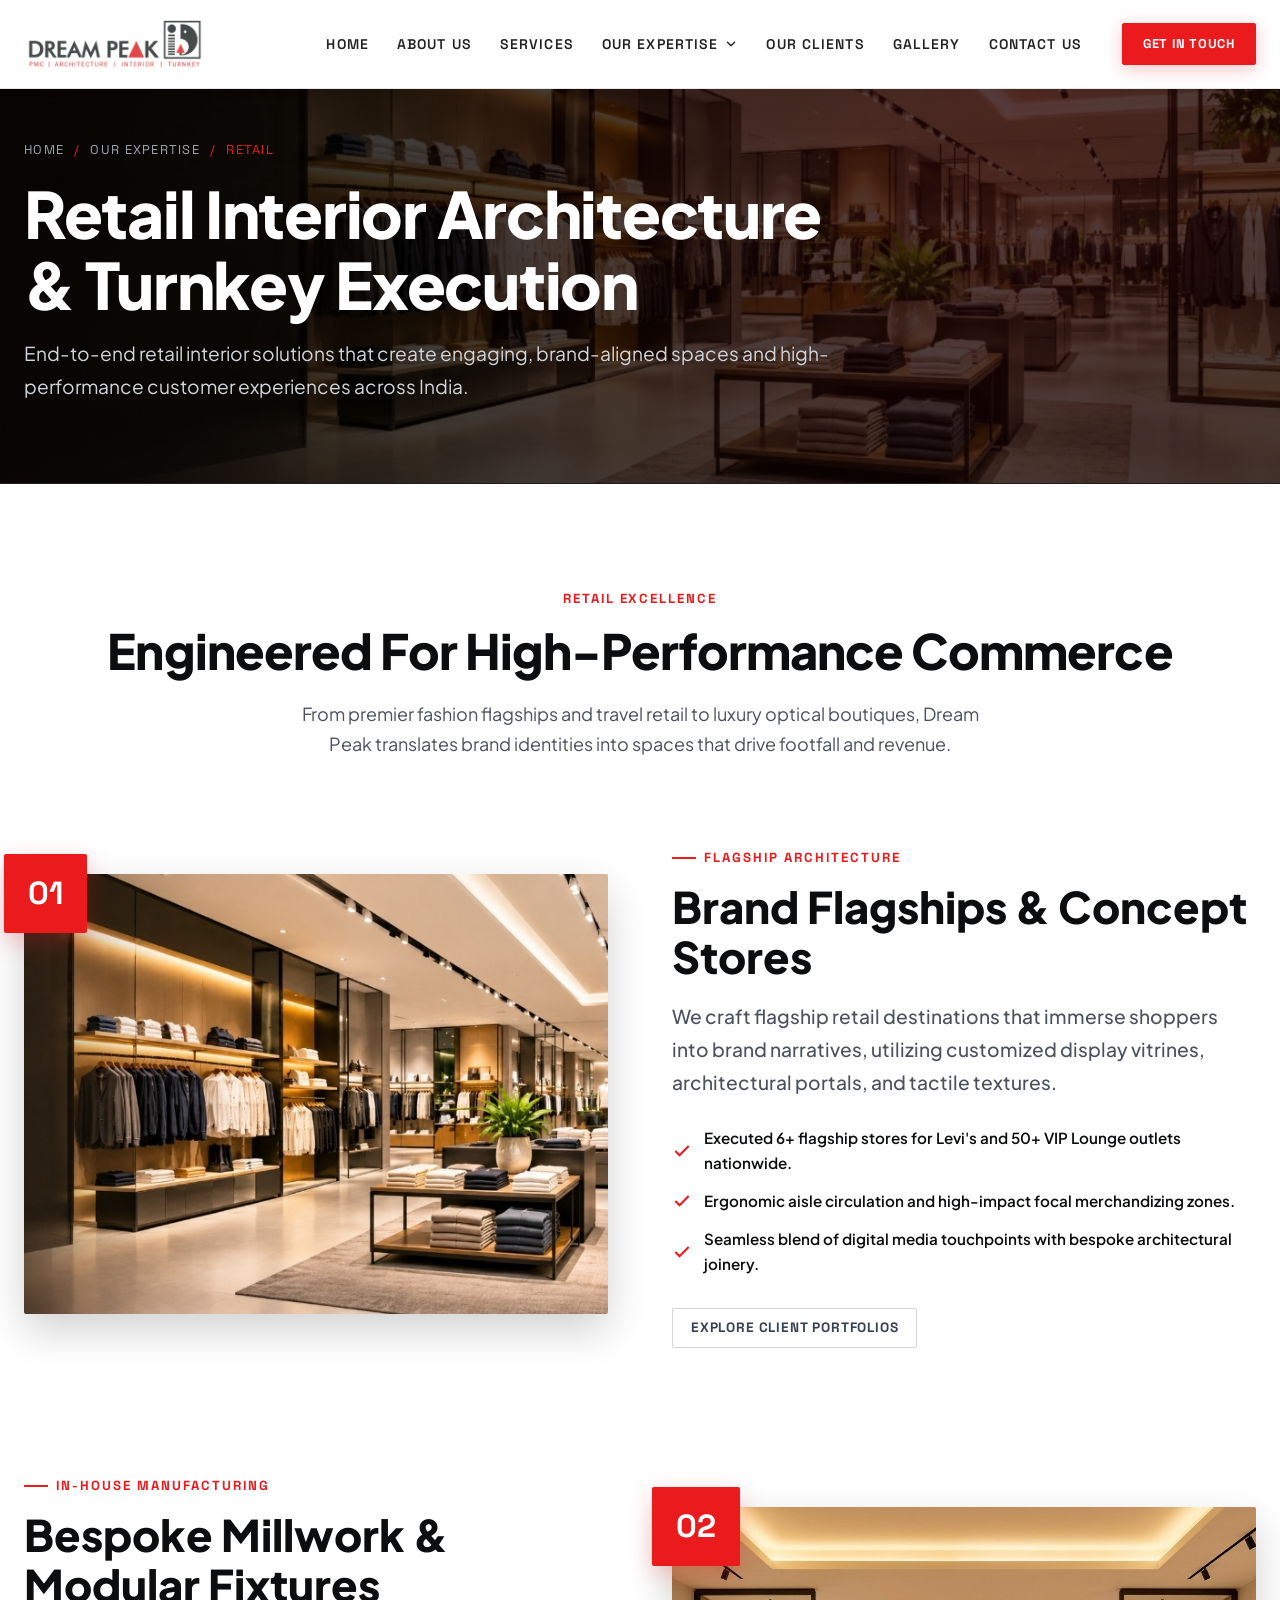
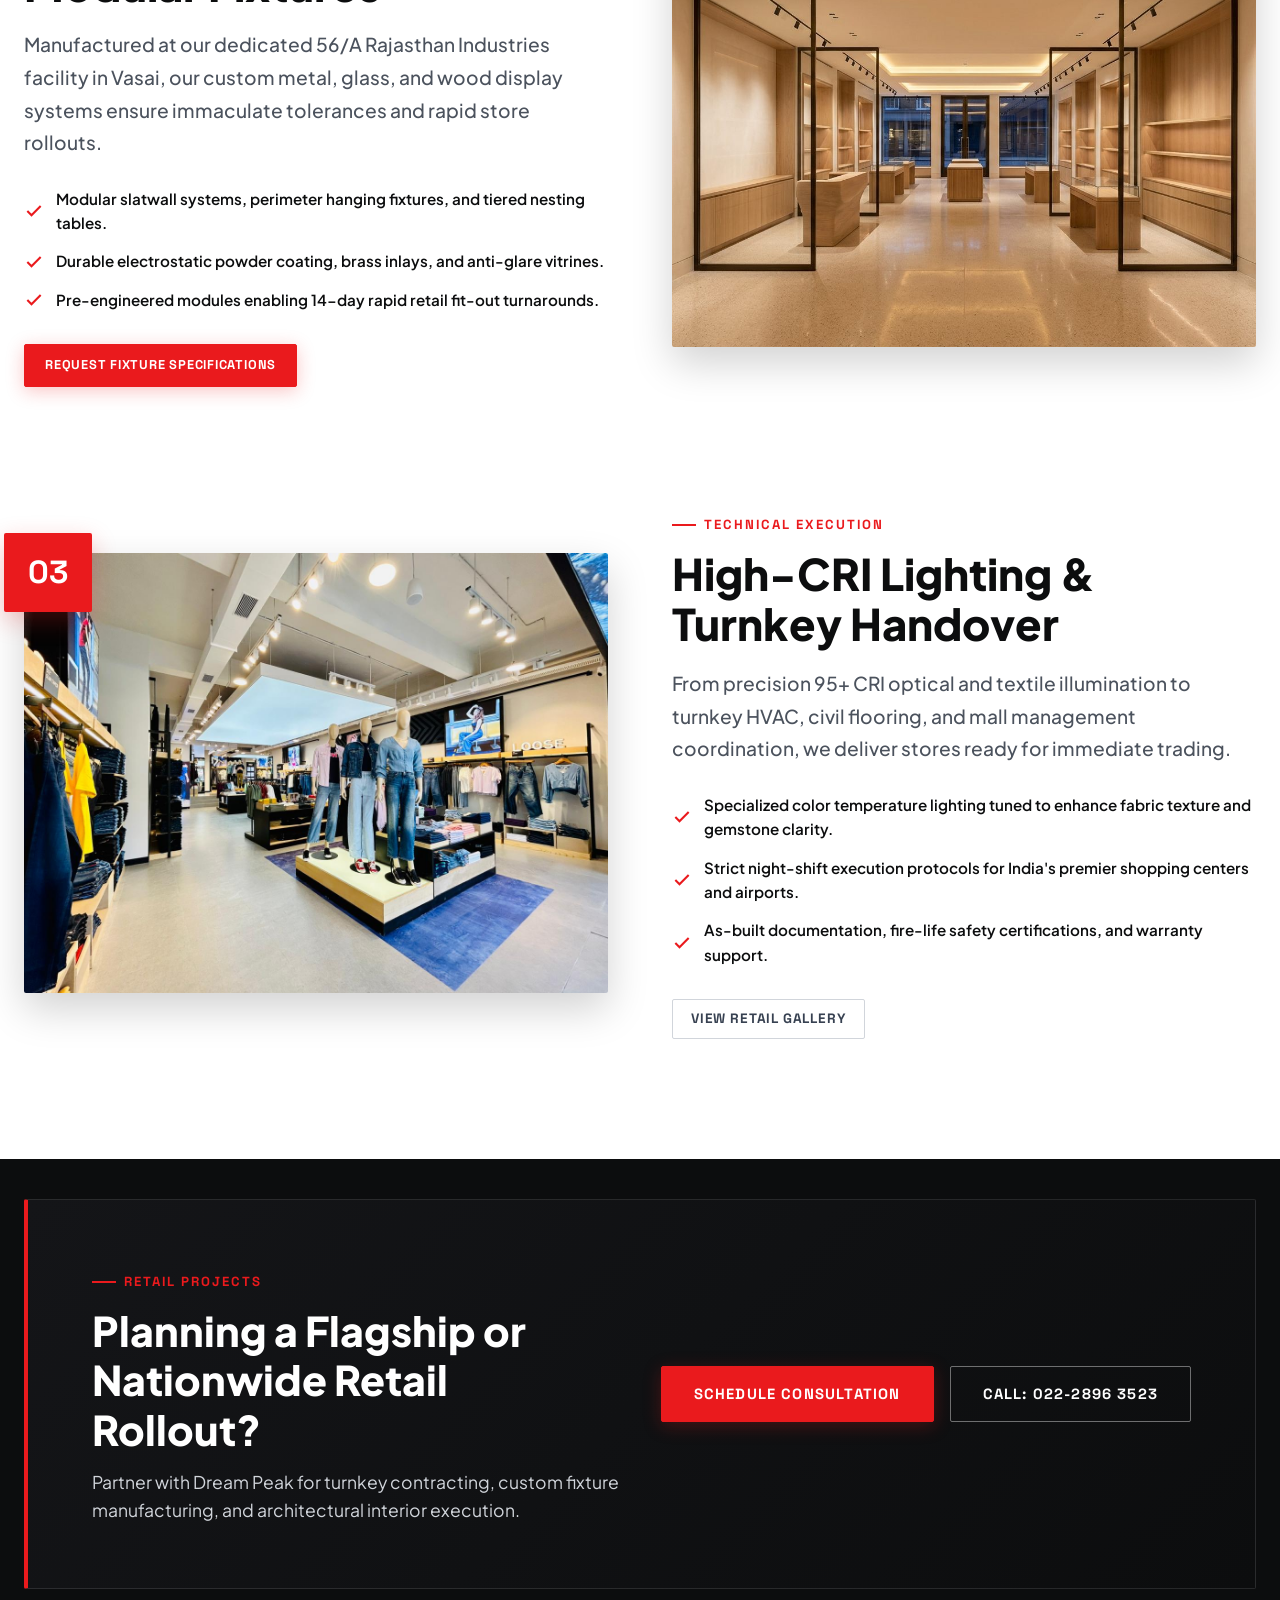
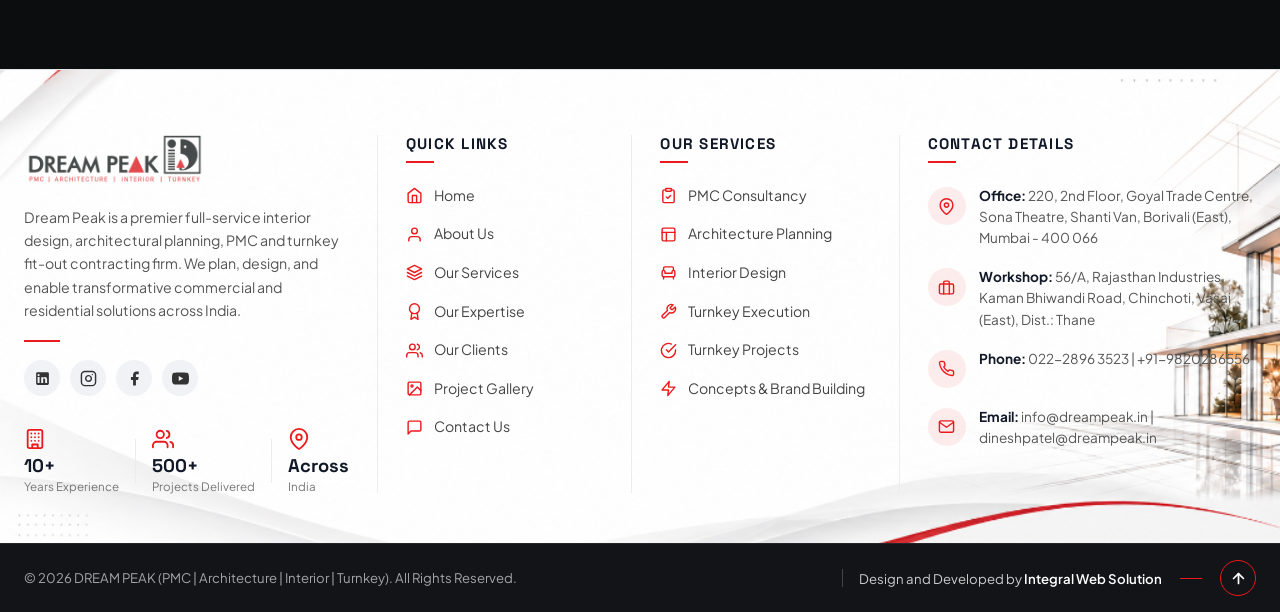
<file: retail.html>
<!DOCTYPE html>
<html lang="en">
<head>
  <meta charset="UTF-8">
  <meta name="viewport" content="width=device-width, initial-scale=1.0">
  <title>Our Expertise | DREAM PEAK - Turnkey, Concepts & Cost Efficiency</title>
  <meta name="description" content="Dream Peak's core expertise across three integrated categories: 01 Turnkey Projects, 02 Creating Concepts / Brand Building, and 03 On Time / Cost Effective execution.">
  <link rel="stylesheet" href="assets/css/style.css">
  <link rel="icon" type="image/png" href="assets/images/logo/favicon.png">
</head>
<body>

  <!-- SITE HEADER & NAVIGATION (PURE WHITE THEME) -->
  <header class="site-header">
    <div class="container header-container">
      <a href="/" class="site-logo">
        <img src="assets/images/logo/logo.png" alt="Dream Peak - PMC | Architecture | Interior | Turnkey">
      </a>

      <nav class="main-nav">
        <ul class="nav-links">
          <li class="nav-item"><a href="/" class="nav-link">Home</a></li>
          <li class="nav-item"><a href="/about" class="nav-link">About Us</a></li>
          <li class="nav-item"><a href="/services" class="nav-link">Services</a></li>
                    <li class="nav-item nav-item-has-mega" id="expertiseNavItem">
            <a href="/expertise" class="nav-link nav-link-mega" id="expertiseMenuToggle" aria-haspopup="true" aria-expanded="false">
              <span>Our Expertise</span>
              <svg class="mega-chevron" viewBox="0 0 24 24" fill="none" stroke="currentColor" stroke-width="2.5" stroke-linecap="round" stroke-linejoin="round">
                <polyline points="6 9 12 15 18 9"></polyline>
              </svg>
            </a>
            
            <!-- MEGA MENU DROPDOWN PANEL -->
            <div class="mega-menu" id="expertiseMegaMenu" role="region" aria-label="Our Expertise submenu">
              <div class="mega-menu-pointer"></div>
              <div class="mega-menu-container">
                <div class="mega-menu-grid">
                  <!-- Category 1: Retail -->
                  <div class="mega-menu-col">
                    <a href="/retail" class="mega-category-card">
                      <div class="mega-img-wrap">
                        <img src="assets/images/expertise/mega-retail.jpg" alt="Retail Interior Solutions by Dream Peak" class="mega-img" loading="lazy">
                      </div>
                      <div class="mega-content">
                        <h3 class="mega-title">Retail</h3>
                        <p class="mega-desc">
                          End-to-end retail interior solutions that create engaging, brand-aligned spaces and high-performance customer experiences.
                        </p>
                        <span class="mega-cta">
                          Explore Retail <span class="mega-arrow">&rarr;</span>
                        </span>
                      </div>
                    </a>
                  </div>

                  <!-- Subtle Vertical Divider -->
                  <div class="mega-menu-divider"></div>

                  <!-- Category 2: Residence -->
                  <div class="mega-menu-col">
                    <a href="/residence" class="mega-category-card">
                      <div class="mega-img-wrap">
                        <img src="assets/images/expertise/mega-residence.jpg" alt="Residential Interior Design by Dream Peak" class="mega-img" loading="lazy">
                      </div>
                      <div class="mega-content">
                        <h3 class="mega-title">Residence</h3>
                        <p class="mega-desc">
                          Thoughtfully designed residential interiors that blend comfort, aesthetics, and functionality to create modern, personalized homes.
                        </p>
                        <span class="mega-cta">
                          Explore Residence <span class="mega-arrow">&rarr;</span>
                        </span>
                      </div>
                    </a>
                  </div>
                </div>
              </div>
            </div>
          </li>
          <li class="nav-item"><a href="/clients" class="nav-link">Our Clients</a></li>
          <li class="nav-item"><a href="/gallery" class="nav-link">Gallery</a></li>
          <li class="nav-item"><a href="/contact" class="nav-link">Contact Us</a></li>
        </ul>
        <div class="nav-cta">
          <a href="/contact" class="btn btn-primary btn-sm">Get In Touch</a>
        </div>
      </nav>

      <button class="mobile-toggle" aria-label="Open mobile navigation menu">
        <svg viewBox="0 0 24 24" fill="none" stroke="currentColor" stroke-width="2.2" stroke-linecap="round" stroke-linejoin="round">
          <line x1="3" y1="12" x2="21" y2="12"></line>
          <line x1="3" y1="6" x2="21" y2="6"></line>
          <line x1="3" y1="18" x2="21" y2="18"></line>
        </svg>
      </button>
    </div>
  </header>

  <!-- MOBILE NAVIGATION DRAWER -->
  <div class="mobile-drawer-overlay"></div>
  <aside class="mobile-drawer">
    <div>
      <div style="display: flex; align-items: center; justify-content: space-between; margin-bottom: 32px;">
        <img src="assets/images/logo/logo.png" alt="Dream Peak Logo" style="height: 38px; width: auto;">
        <button class="mobile-drawer-close" aria-label="Close mobile menu" style="background: none; border: none; color: #222222; cursor: pointer; padding: 4px;">
          <svg viewBox="0 0 24 24" style="width: 24px; height: 24px;" fill="none" stroke="currentColor" stroke-width="2">
            <line x1="18" y1="6" x2="6" y2="18"></line>
            <line x1="6" y1="6" x2="18" y2="18"></line>
          </svg>
        </button>
      </div>
      <nav class="mobile-nav-links">
        <a href="/" class="mobile-nav-link">Home</a>
        <a href="/about" class="mobile-nav-link">About Us</a>
        <a href="/services" class="mobile-nav-link">Services</a>
        <a href="/expertise" class="mobile-nav-link active">Our Expertise</a>
        <a href="/clients" class="mobile-nav-link">Our Clients</a>
        <a href="/gallery" class="mobile-nav-link">Gallery</a>
        <a href="/contact" class="mobile-nav-link">Contact Us</a>
      </nav>
    </div>

    <div class="mobile-drawer-footer">
      <a href="/contact" class="btn btn-primary" style="width: 100%;">Discuss Project</a>
      <div class="mobile-contact-info">
        <p><strong>Office:</strong> Goyal Trade Centre, Borivali (E), Mumbai</p>
        <p><strong>Phone:</strong> 022-2896 3523 | +91-9820286556</p>
        <p><strong>Email:</strong> info@dreampeak.in</p>
      </div>
    </div>
  </aside>
  <main>
    <!-- PAGE HERO BANNER -->
    <section class="page-hero">
      <img src="assets/images/banners/banner-retail.jpg" alt="Retail Showroom Architecture & Fit-outs by Dream Peak" class="page-hero-bg">
      <div class="page-hero-overlay"></div>
      <div class="container">
        <div class="page-hero-content">
          <nav class="breadcrumb">
            <a href="/">Home</a>
            <span>/</span>
            <a href="/expertise">Our Expertise</a>
            <span>/</span>
            <span>Retail</span>
          </nav>
          <h1 class="page-hero-title">Retail Interior Architecture &amp; Turnkey Execution</h1>
          <p class="page-hero-desc">
            End-to-end retail interior solutions that create engaging, brand-aligned spaces and high-performance customer experiences across India.
          </p>
        </div>
      </div>
    </section>

    <!-- SECTION 1: RETAIL CAPABILITIES (WHITE SECTION) -->
    <section class="section section-white">
      <div class="container">
        <div class="text-center" style="margin-bottom: 40px;">
          <div class="section-tag">Retail Excellence</div>
          <h2 class="section-title">Engineered For High-Performance Commerce</h2>
          <p class="section-subtitle">
            From premier fashion flagships and travel retail to luxury optical boutiques, Dream Peak translates brand identities into spaces that drive footfall and revenue.
          </p>
        </div>

        <div class="expertise-three-layout">
          <!-- Retail Feature 1 -->
          <div class="expertise-row">
            <div class="expertise-image-wrap">
              <img src="assets/images/banners/banner-retail.jpg" alt="Flagship Retail Design" class="expertise-img" loading="lazy">
              <div class="expertise-num-badge">01</div>
            </div>
            <div class="expertise-text-wrap">
              <div class="section-tag">Flagship Architecture</div>
              <h2 class="expertise-heading">Brand Flagships &amp; Concept Stores</h2>
              <p class="expertise-two-line-desc">
                We craft flagship retail destinations that immerse shoppers into brand narratives, utilizing customized display vitrines, architectural portals, and tactile textures.
              </p>
              <div class="expertise-bullets">
                <div class="expertise-bullet">
                  <svg viewBox="0 0 24 24" fill="none" stroke="currentColor" stroke-width="2.5"><polyline points="20 6 9 17 4 12"></polyline></svg>
                  <span>Executed 6+ flagship stores for Levi's and 50+ VIP Lounge outlets nationwide.</span>
                </div>
                <div class="expertise-bullet">
                  <svg viewBox="0 0 24 24" fill="none" stroke="currentColor" stroke-width="2.5"><polyline points="20 6 9 17 4 12"></polyline></svg>
                  <span>Ergonomic aisle circulation and high-impact focal merchandizing zones.</span>
                </div>
                <div class="expertise-bullet">
                  <svg viewBox="0 0 24 24" fill="none" stroke="currentColor" stroke-width="2.5"><polyline points="20 6 9 17 4 12"></polyline></svg>
                  <span>Seamless blend of digital media touchpoints with bespoke architectural joinery.</span>
                </div>
              </div>
              <div style="margin-top: 32px;">
                <a href="/clients" class="btn btn-outline-dark btn-sm">Explore Client Portfolios</a>
              </div>
            </div>
          </div>

          <!-- Retail Feature 2 -->
          <div class="expertise-row reverse">
            <div class="expertise-image-wrap">
              <img src="assets/images/banners/banner-services.jpg" alt="Custom Retail Fixtures & Millwork" class="expertise-img" loading="lazy">
              <div class="expertise-num-badge">02</div>
            </div>
            <div class="expertise-text-wrap">
              <div class="section-tag">In-House Manufacturing</div>
              <h2 class="expertise-heading">Bespoke Millwork &amp; Modular Fixtures</h2>
              <p class="expertise-two-line-desc">
                Manufactured at our dedicated 56/A Rajasthan Industries facility in Vasai, our custom metal, glass, and wood display systems ensure immaculate tolerances and rapid store rollouts.
              </p>
              <div class="expertise-bullets">
                <div class="expertise-bullet">
                  <svg viewBox="0 0 24 24" fill="none" stroke="currentColor" stroke-width="2.5"><polyline points="20 6 9 17 4 12"></polyline></svg>
                  <span>Modular slatwall systems, perimeter hanging fixtures, and tiered nesting tables.</span>
                </div>
                <div class="expertise-bullet">
                  <svg viewBox="0 0 24 24" fill="none" stroke="currentColor" stroke-width="2.5"><polyline points="20 6 9 17 4 12"></polyline></svg>
                  <span>Durable electrostatic powder coating, brass inlays, and anti-glare vitrines.</span>
                </div>
                <div class="expertise-bullet">
                  <svg viewBox="0 0 24 24" fill="none" stroke="currentColor" stroke-width="2.5"><polyline points="20 6 9 17 4 12"></polyline></svg>
                  <span>Pre-engineered modules enabling 14-day rapid retail fit-out turnarounds.</span>
                </div>
              </div>
              <div style="margin-top: 32px;">
                <a href="/contact" class="btn btn-primary btn-sm">Request Fixture Specifications</a>
              </div>
            </div>
          </div>

          <!-- Retail Feature 3 -->
          <div class="expertise-row">
            <div class="expertise-image-wrap">
              <img src="assets/images/gallery/retail-levis-1.jpg" alt="Precision Lighting & Handover" class="expertise-img" loading="lazy">
              <div class="expertise-num-badge">03</div>
            </div>
            <div class="expertise-text-wrap">
              <div class="section-tag">Technical Execution</div>
              <h2 class="expertise-heading">High-CRI Lighting &amp; Turnkey Handover</h2>
              <p class="expertise-two-line-desc">
                From precision 95+ CRI optical and textile illumination to turnkey HVAC, civil flooring, and mall management coordination, we deliver stores ready for immediate trading.
              </p>
              <div class="expertise-bullets">
                <div class="expertise-bullet">
                  <svg viewBox="0 0 24 24" fill="none" stroke="currentColor" stroke-width="2.5"><polyline points="20 6 9 17 4 12"></polyline></svg>
                  <span>Specialized color temperature lighting tuned to enhance fabric texture and gemstone clarity.</span>
                </div>
                <div class="expertise-bullet">
                  <svg viewBox="0 0 24 24" fill="none" stroke="currentColor" stroke-width="2.5"><polyline points="20 6 9 17 4 12"></polyline></svg>
                  <span>Strict night-shift execution protocols for India's premier shopping centers and airports.</span>
                </div>
                <div class="expertise-bullet">
                  <svg viewBox="0 0 24 24" fill="none" stroke="currentColor" stroke-width="2.5"><polyline points="20 6 9 17 4 12"></polyline></svg>
                  <span>As-built documentation, fire-life safety certifications, and warranty support.</span>
                </div>
              </div>
              <div style="margin-top: 32px;">
                <a href="/gallery" class="btn btn-outline-dark btn-sm">View Retail Gallery</a>
              </div>
            </div>
          </div>
        </div>
      </div>
    </section>

    <!-- SECTION 2: CTA (DARK SECTION) -->
    <section class="section section-dark" style="padding-top: 40px; padding-bottom: 80px;">
      <div class="container">
        <div class="cta-banner">
          <div class="cta-content">
            <div class="section-tag">Retail Projects</div>
            <h2 class="cta-title">Planning a Flagship or Nationwide Retail Rollout?</h2>
            <p class="cta-desc">
              Partner with Dream Peak for turnkey contracting, custom fixture manufacturing, and architectural interior execution.
            </p>
          </div>
          <div class="cta-actions">
            <a href="/contact" class="btn btn-primary">Schedule Consultation</a>
            <a href="tel:02228963523" class="btn btn-outline-white">Call: 022-2896 3523</a>
          </div>
        </div>
      </div>
    </section>
  </main>
<!-- SITE FOOTER – PREMIUM ARCHITECTURAL STYLE -->
  <footer class="site-footer">
    <div class="container footer-container">
      <div class="footer-grid">
        <!-- Column 1: Company Introduction -->
        <div class="footer-col footer-col-intro">
          <a href="/" class="footer-logo">
            <img src="assets/images/logo/logo.png" alt="Dream Peak - PMC | Architecture | Interior | Turnkey">
          </a>
          <p class="footer-about-text">
            Dream Peak is a premier full-service interior design, architectural planning, PMC and turnkey fit-out contracting firm. We plan, design, and enable transformative commercial and residential solutions across India.
          </p>
          <div class="footer-col1-accent-line"></div>
          
          <!-- Social Media Icons -->
          <div class="footer-social-links">
            <a href="https://www.linkedin.com/" target="_blank" rel="noopener noreferrer" class="footer-social-icon" aria-label="LinkedIn">
              <svg viewBox="0 0 24 24" fill="currentColor">
                <path d="M19 3a2 2 0 0 1 2 2v14a2 2 0 0 1-2 2H5a2 2 0 0 1-2-2V5a2 2 0 0 1 2-2h14m-.5 15.5v-5.3a3.26 3.26 0 0 0-3.26-3.26c-.85 0-1.84.52-2.28 1.3v-1.11h-2.79v8.37h2.79v-4.93c0-.77.62-1.4 1.39-1.4a1.4 1.4 0 0 1 1.4 1.4v4.93h2.75M6.46 8.76a1.53 1.53 0 1 0 0-3.06 1.53 1.53 0 0 0 0 3.06m1.4 9.74V9.93H5.06v8.57h2.8z"/>
              </svg>
            </a>
            <a href="https://www.instagram.com/" target="_blank" rel="noopener noreferrer" class="footer-social-icon" aria-label="Instagram">
              <svg viewBox="0 0 24 24" fill="none" stroke="currentColor" stroke-width="2" stroke-linecap="round" stroke-linejoin="round">
                <rect x="2" y="2" width="20" height="20" rx="5" ry="5"></rect>
                <path d="M16 11.37A4 4 0 1 1 12.63 8 4 4 0 0 1 16 11.37z"></path>
                <line x1="17.5" y1="6.5" x2="17.51" y2="6.5"></line>
              </svg>
            </a>
            <a href="https://www.facebook.com/" target="_blank" rel="noopener noreferrer" class="footer-social-icon" aria-label="Facebook">
              <svg viewBox="0 0 24 24" fill="currentColor">
                <path d="M18 2h-3a5 5 0 0 0-5 5v3H7v4h3v8h4v-8h3l1-4h-4V7a1 1 0 0 1 1-1h3z"/>
              </svg>
            </a>
            <a href="https://www.youtube.com/" target="_blank" rel="noopener noreferrer" class="footer-social-icon" aria-label="YouTube">
              <svg viewBox="0 0 24 24" fill="currentColor">
                <path d="M23.498 6.186a3.016 3.016 0 0 0-2.122-2.136C19.505 3.5 12 3.5 12 3.5s-7.505 0-9.377.55a3.016 3.016 0 0 0-2.122 2.136C0 8.07 0 12 0 12s0 3.93.502 5.814a3.016 3.016 0 0 0 2.122 2.136c1.871.55 9.376.55 9.376.55s7.505 0 9.377-.55a3.015 3.015 0 0 0 2.122-2.136C24 15.93 24 12 24 12s0-3.93-.502-5.814zM9.545 15.568V8.432L15.818 12l-6.273 3.568z"/>
              </svg>
            </a>
          </div>

          <!-- 3 Company Statistics -->
          <div class="footer-stats-strip">
            <div class="footer-stat-box">
              <svg class="footer-stat-icon" viewBox="0 0 24 24" fill="none" stroke="currentColor" stroke-width="2" stroke-linecap="round" stroke-linejoin="round">
                <rect x="4" y="2" width="16" height="20" rx="2" ry="2"></rect>
                <path d="M9 22v-4h6v4"></path>
                <path d="M8 6h.01"></path>
                <path d="M16 6h.01"></path>
                <path d="M12 6h.01"></path>
                <path d="M12 10h.01"></path>
                <path d="M12 14h.01"></path>
                <path d="M16 10h.01"></path>
                <path d="M16 14h.01"></path>
                <path d="M8 10h.01"></path>
                <path d="M8 14h.01"></path>
              </svg>
              <div class="footer-stat-value">10+</div>
              <div class="footer-stat-desc">Years Experience</div>
            </div>
            <div class="footer-stat-divider"></div>
            <div class="footer-stat-box">
              <svg class="footer-stat-icon" viewBox="0 0 24 24" fill="none" stroke="currentColor" stroke-width="2" stroke-linecap="round" stroke-linejoin="round">
                <path d="M17 21v-2a4 4 0 0 0-4-4H5a4 4 0 0 0-4 4v2"></path>
                <circle cx="9" cy="7" r="4"></circle>
                <path d="M23 21v-2a4 4 0 0 0-3-3.87"></path>
                <path d="M16 3.13a4 4 0 0 1 0 7.75"></path>
              </svg>
              <div class="footer-stat-value">500+</div>
              <div class="footer-stat-desc">Projects Delivered</div>
            </div>
            <div class="footer-stat-divider"></div>
            <div class="footer-stat-box">
              <svg class="footer-stat-icon" viewBox="0 0 24 24" fill="none" stroke="currentColor" stroke-width="2" stroke-linecap="round" stroke-linejoin="round">
                <path d="M21 10c0 7-9 13-9 13s-9-6-9-13a9 9 0 0 1 18 0z"></path>
                <circle cx="12" cy="10" r="3"></circle>
              </svg>
              <div class="footer-stat-value">Across</div>
              <div class="footer-stat-desc">India</div>
            </div>
          </div>
        </div>

        <!-- Column 2: Quick Links -->
        <div class="footer-col footer-col-links">
          <h4 class="footer-heading">QUICK LINKS</h4>
          <div class="footer-heading-line"></div>
          <ul class="footer-links">
            <li>
              <a href="/" class="footer-link">
                <svg class="footer-link-icon" viewBox="0 0 24 24" fill="none" stroke="currentColor" stroke-width="2" stroke-linecap="round" stroke-linejoin="round">
                  <path d="M3 9l9-7 9 7v11a2 2 0 0 1-2 2H5a2 2 0 0 1-2-2z"></path>
                  <polyline points="9 22 9 12 15 12 15 22"></polyline>
                </svg>
                <span>Home</span>
              </a>
            </li>
            <li>
              <a href="/about" class="footer-link">
                <svg class="footer-link-icon" viewBox="0 0 24 24" fill="none" stroke="currentColor" stroke-width="2" stroke-linecap="round" stroke-linejoin="round">
                  <path d="M20 21v-2a4 4 0 0 0-4-4H8a4 4 0 0 0-4 4v2"></path>
                  <circle cx="12" cy="7" r="4"></circle>
                </svg>
                <span>About Us</span>
              </a>
            </li>
            <li>
              <a href="/services" class="footer-link">
                <svg class="footer-link-icon" viewBox="0 0 24 24" fill="none" stroke="currentColor" stroke-width="2" stroke-linecap="round" stroke-linejoin="round">
                  <polygon points="12 2 2 7 12 12 22 7 12 2"></polygon>
                  <polyline points="2 17 12 22 22 17"></polyline>
                  <polyline points="2 12 12 17 22 12"></polyline>
                </svg>
                <span>Our Services</span>
              </a>
            </li>
            <li>
              <a href="/expertise" class="footer-link">
                <svg class="footer-link-icon" viewBox="0 0 24 24" fill="none" stroke="currentColor" stroke-width="2" stroke-linecap="round" stroke-linejoin="round">
                  <circle cx="12" cy="8" r="7"></circle>
                  <polyline points="8.21 13.89 7 23 12 20 17 23 15.79 13.88"></polyline>
                </svg>
                <span>Our Expertise</span>
              </a>
            </li>
            <li>
              <a href="/clients" class="footer-link">
                <svg class="footer-link-icon" viewBox="0 0 24 24" fill="none" stroke="currentColor" stroke-width="2" stroke-linecap="round" stroke-linejoin="round">
                  <path d="M17 21v-2a4 4 0 0 0-4-4H5a4 4 0 0 0-4 4v2"></path>
                  <circle cx="9" cy="7" r="4"></circle>
                  <path d="M23 21v-2a4 4 0 0 0-3-3.87"></path>
                  <path d="M16 3.13a4 4 0 0 1 0 7.75"></path>
                </svg>
                <span>Our Clients</span>
              </a>
            </li>
            <li>
              <a href="/gallery" class="footer-link">
                <svg class="footer-link-icon" viewBox="0 0 24 24" fill="none" stroke="currentColor" stroke-width="2" stroke-linecap="round" stroke-linejoin="round">
                  <rect x="3" y="3" width="18" height="18" rx="2" ry="2"></rect>
                  <circle cx="8.5" cy="8.5" r="1.5"></circle>
                  <polyline points="21 15 16 10 5 21"></polyline>
                </svg>
                <span>Project Gallery</span>
              </a>
            </li>
            <li>
              <a href="/contact" class="footer-link">
                <svg class="footer-link-icon" viewBox="0 0 24 24" fill="none" stroke="currentColor" stroke-width="2" stroke-linecap="round" stroke-linejoin="round">
                  <path d="M21 15a2 2 0 0 1-2 2H7l-4 4V5a2 2 0 0 1 2-2h14a2 2 0 0 1 2 2z"></path>
                </svg>
                <span>Contact Us</span>
              </a>
            </li>
          </ul>
        </div>

        <!-- Column 3: Our Services -->
        <div class="footer-col footer-col-services">
          <h4 class="footer-heading">OUR SERVICES</h4>
          <div class="footer-heading-line"></div>
          <ul class="footer-links">
            <li>
              <a href="/services" class="footer-link">
                <svg class="footer-link-icon" viewBox="0 0 24 24" fill="none" stroke="currentColor" stroke-width="2" stroke-linecap="round" stroke-linejoin="round">
                  <path d="M16 4h2a2 2 0 0 1 2 2v14a2 2 0 0 1-2 2H6a2 2 0 0 1-2-2V6a2 2 0 0 1 2-2h2"></path>
                  <rect x="8" y="2" width="8" height="4" rx="1" ry="1"></rect>
                  <path d="M9 14l2 2 4-4"></path>
                </svg>
                <span>PMC Consultancy</span>
              </a>
            </li>
            <li>
              <a href="/services" class="footer-link">
                <svg class="footer-link-icon" viewBox="0 0 24 24" fill="none" stroke="currentColor" stroke-width="2" stroke-linecap="round" stroke-linejoin="round">
                  <rect x="3" y="3" width="18" height="18" rx="2" ry="2"></rect>
                  <line x1="3" y1="9" x2="21" y2="9"></line>
                  <line x1="9" y1="21" x2="9" y2="9"></line>
                </svg>
                <span>Architecture Planning</span>
              </a>
            </li>
            <li>
              <a href="/services" class="footer-link">
                <svg class="footer-link-icon" viewBox="0 0 24 24" fill="none" stroke="currentColor" stroke-width="2" stroke-linecap="round" stroke-linejoin="round">
                  <path d="M19 9V6a2 2 0 0 0-2-2H7a2 2 0 0 0-2 2v3"></path>
                  <path d="M3 11v5a2 2 0 0 0 2 2h14a2 2 0 0 0 2-2v-5a2 2 0 0 0-4 0v2H7v-2a2 2 0 0 0-4 0z"></path>
                  <line x1="5" y1="18" x2="5" y2="21"></line>
                  <line x1="19" y1="18" x2="19" y2="21"></line>
                </svg>
                <span>Interior Design</span>
              </a>
            </li>
            <li>
              <a href="/services" class="footer-link">
                <svg class="footer-link-icon" viewBox="0 0 24 24" fill="none" stroke="currentColor" stroke-width="2" stroke-linecap="round" stroke-linejoin="round">
                  <path d="M14.7 6.3a1 1 0 0 0 0 1.4l1.6 1.6a1 1 0 0 0 1.4 0l3.77-3.77a6 6 0 0 1-7.94 7.94l-6.91 6.91a2.12 2.12 0 0 1-3-3l6.91-6.91a6 6 0 0 1 7.94-7.94l-3.76 3.76z"></path>
                </svg>
                <span>Turnkey Execution</span>
              </a>
            </li>
            <li>
              <a href="/expertise" class="footer-link">
                <svg class="footer-link-icon" viewBox="0 0 24 24" fill="none" stroke="currentColor" stroke-width="2" stroke-linecap="round" stroke-linejoin="round">
                  <path d="M22 11.08V12a10 10 0 1 1-5.93-9.14"></path>
                  <polyline points="22 4 12 14.01 9 11.01"></polyline>
                </svg>
                <span>Turnkey Projects</span>
              </a>
            </li>
            <li>
              <a href="/expertise" class="footer-link">
                <svg class="footer-link-icon" viewBox="0 0 24 24" fill="none" stroke="currentColor" stroke-width="2" stroke-linecap="round" stroke-linejoin="round">
                  <polygon points="13 2 3 14 12 14 11 22 21 10 12 10 13 2"></polygon>
                </svg>
                <span>Concepts &amp; Brand Building</span>
              </a>
            </li>
          </ul>
        </div>

        <!-- Column 4: Contact Details -->
        <div class="footer-col footer-col-contact">
          <h4 class="footer-heading">CONTACT DETAILS</h4>
          <div class="footer-heading-line"></div>
          
          <div class="footer-contact-item">
            <div class="footer-contact-icon-wrap">
              <svg class="footer-contact-icon" viewBox="0 0 24 24" fill="none" stroke="currentColor" stroke-width="2" stroke-linecap="round" stroke-linejoin="round">
                <path d="M21 10c0 7-9 13-9 13s-9-6-9-13a9 9 0 0 1 18 0z"></path>
                <circle cx="12" cy="10" r="3"></circle>
              </svg>
            </div>
            <div class="footer-contact-text">
              <strong>Office:</strong> 220, 2nd Floor, Goyal Trade Centre, Sona Theatre, Shanti Van, Borivali (East), Mumbai - 400 066
            </div>
          </div>

          <div class="footer-contact-item">
            <div class="footer-contact-icon-wrap">
              <svg class="footer-contact-icon" viewBox="0 0 24 24" fill="none" stroke="currentColor" stroke-width="2" stroke-linecap="round" stroke-linejoin="round">
                <rect x="2" y="7" width="20" height="14" rx="2" ry="2"></rect>
                <path d="M16 21V5a2 2 0 0 0-2-2h-4a2 2 0 0 0-2 2v16"></path>
              </svg>
            </div>
            <div class="footer-contact-text">
              <strong>Workshop:</strong> 56/A, Rajasthan Industries, Kaman Bhiwandi Road, Chinchoti, Vasai (East), Dist.: Thane
            </div>
          </div>

          <div class="footer-contact-item">
            <div class="footer-contact-icon-wrap">
              <svg class="footer-contact-icon" viewBox="0 0 24 24" fill="none" stroke="currentColor" stroke-width="2" stroke-linecap="round" stroke-linejoin="round">
                <path d="M22 16.92v3a2 2 0 0 1-2.18 2 19.79 19.79 0 0 1-8.63-3.07 19.5 19.5 0 0 1-6-6 19.79 19.79 0 0 1-3.07-8.67A2 2 0 0 1 4.11 2h3a2 2 0 0 1 2 1.72 12.84 12.84 0 0 0 .7 2.81 2 2 0 0 1-.45 2.11L8.09 9.91a16 16 0 0 0 6 6l1.27-1.27a2 2 0 0 1 2.11-.45 12.84 12.84 0 0 0 2.81.7A2 2 0 0 1 22 16.92z"></path>
              </svg>
            </div>
            <div class="footer-contact-text">
              <strong>Phone:</strong> <a href="tel:02228963523">022-2896 3523</a> | <a href="tel:+919820286556">+91-9820286556</a>
            </div>
          </div>

          <div class="footer-contact-item">
            <div class="footer-contact-icon-wrap">
              <svg class="footer-contact-icon" viewBox="0 0 24 24" fill="none" stroke="currentColor" stroke-width="2" stroke-linecap="round" stroke-linejoin="round">
                <path d="M4 4h16c1.1 0 2 .9 2 2v12c0 1.1-.9 2-2 2H4c-1.1 0-2-.9-2-2V6c0-1.1.9-2 2-2z"></path>
                <polyline points="22,6 12,13 2,6"></polyline>
              </svg>
            </div>
            <div class="footer-contact-text">
              <strong>Email:</strong> <a href="mailto:info@dreampeak.in">info@dreampeak.in</a> | <a href="mailto:dineshpatel@dreampeak.in">dineshpatel@dreampeak.in</a>
            </div>
          </div>
        </div>
      </div>
    </div>

    <!-- Full-Width Bottom Copyright Bar -->
    <div class="footer-bottom-bar">
      <div class="container footer-bottom-container">
        <div class="footer-bottom-left">
          &copy; 2026 DREAM PEAK (PMC | Architecture | Interior | Turnkey). All Rights Reserved.
        </div>
        
        <div class="footer-bottom-right">
          <span class="footer-bottom-divider"></span>
          <span class="footer-credit">
            Design and Developed by <a href="https://integralwebsolution.com/" target="_blank" rel="noopener noreferrer" class="footer-credit-link">Integral Web Solution</a>
          </span>
          <span class="footer-dev-line"></span>
          
          <!-- Back to Top Button -->
          <button type="button" class="back-to-top-btn" id="backToTopBtn" aria-label="Back to Top" title="Back to Top">
            <svg viewBox="0 0 24 24" fill="none" stroke="currentColor" stroke-width="2.4" stroke-linecap="round" stroke-linejoin="round">
              <line x1="12" y1="19" x2="12" y2="5"></line>
              <polyline points="5 12 12 5 19 12"></polyline>
            </svg>
          </button>
        </div>
      </div>
    </div>
  </footer>

  <script src="assets/js/main.js"></script>
</body>
</html>
</file>
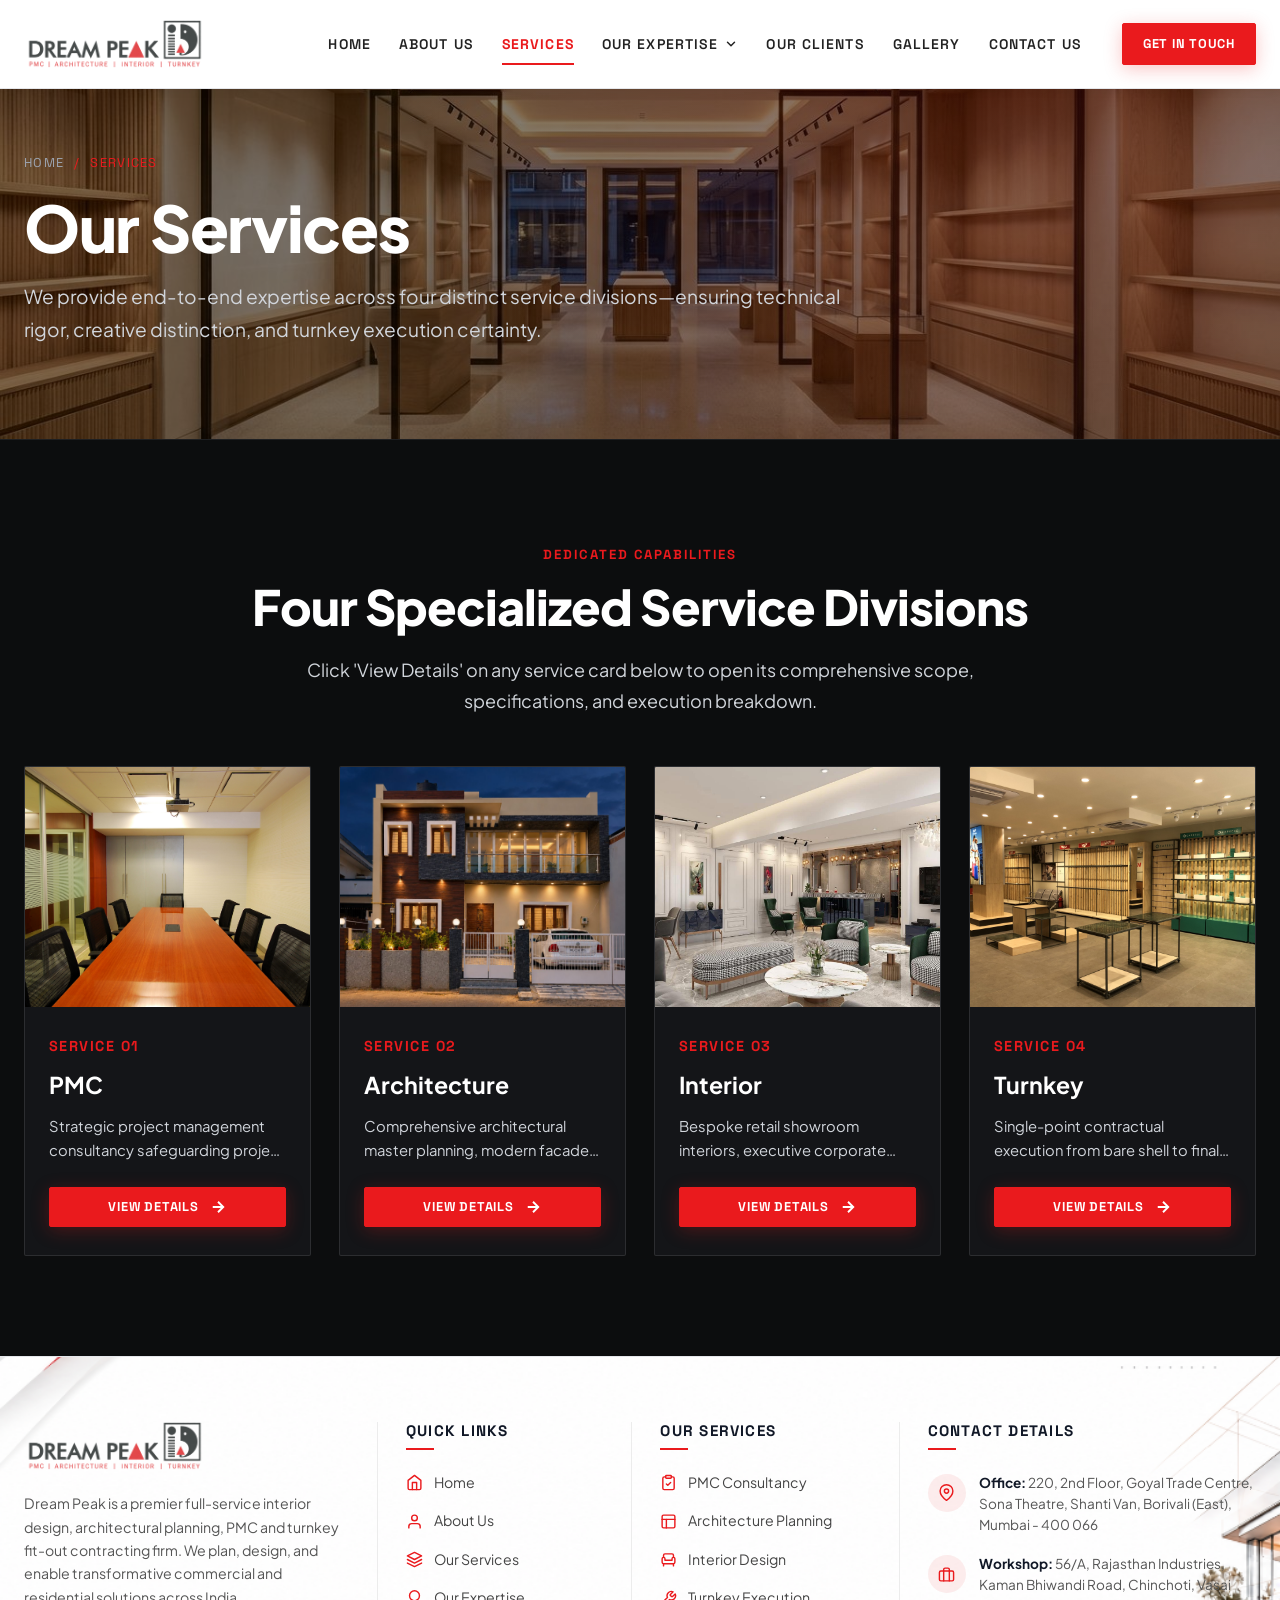
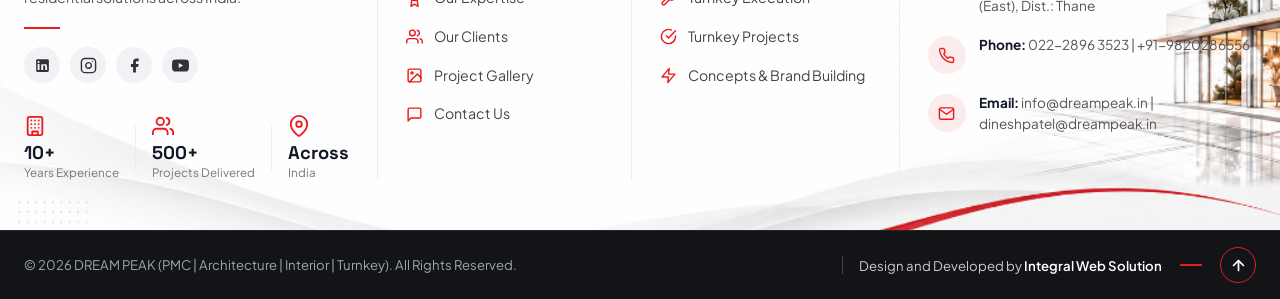
<file: services.html>
<!DOCTYPE html>
<html lang="en">
<head>
  <meta charset="UTF-8">
  <meta name="viewport" content="width=device-width, initial-scale=1.0">
  <title>Our Services | DREAM PEAK - PMC, Architecture, Interior & Turnkey</title>
  <meta name="description" content="Explore Dream Peak's 4 core service disciplines: Project Management Consultancy (PMC), Architectural Planning, Luxury Interior Design, and Turnkey Execution.">
  <link rel="stylesheet" href="assets/css/style.css">
  <link rel="icon" type="image/png" href="assets/images/logo/favicon.png">
</head>
<body>

  <!-- SITE HEADER & NAVIGATION (PURE WHITE THEME) -->
  <header class="site-header">
    <div class="container header-container">
      <a href="/" class="site-logo">
        <img src="assets/images/logo/logo.png" alt="Dream Peak - PMC | Architecture | Interior | Turnkey">
      </a>

      <nav class="main-nav">
        <ul class="nav-links">
          <li class="nav-item"><a href="/" class="nav-link">Home</a></li>
          <li class="nav-item"><a href="/about" class="nav-link">About Us</a></li>
          <li class="nav-item"><a href="/services" class="nav-link active">Services</a></li>
                    <li class="nav-item nav-item-has-mega" id="expertiseNavItem">
            <a href="/expertise" class="nav-link nav-link-mega" id="expertiseMenuToggle" aria-haspopup="true" aria-expanded="false">
              <span>Our Expertise</span>
              <svg class="mega-chevron" viewBox="0 0 24 24" fill="none" stroke="currentColor" stroke-width="2.5" stroke-linecap="round" stroke-linejoin="round">
                <polyline points="6 9 12 15 18 9"></polyline>
              </svg>
            </a>
            
            <!-- MEGA MENU DROPDOWN PANEL -->
            <div class="mega-menu" id="expertiseMegaMenu" role="region" aria-label="Our Expertise submenu">
              <div class="mega-menu-pointer"></div>
              <div class="mega-menu-container">
                <div class="mega-menu-grid">
                  <!-- Category 1: Retail -->
                  <div class="mega-menu-col">
                    <a href="/retail" class="mega-category-card">
                      <div class="mega-img-wrap">
                        <img src="assets/images/expertise/mega-retail.jpg" alt="Retail Interior Solutions by Dream Peak" class="mega-img" loading="lazy">
                      </div>
                      <div class="mega-content">
                        <h3 class="mega-title">Retail</h3>
                        <p class="mega-desc">
                          End-to-end retail interior solutions that create engaging, brand-aligned spaces and high-performance customer experiences.
                        </p>
                        <span class="mega-cta">
                          Explore Retail <span class="mega-arrow">&rarr;</span>
                        </span>
                      </div>
                    </a>
                  </div>

                  <!-- Subtle Vertical Divider -->
                  <div class="mega-menu-divider"></div>

                  <!-- Category 2: Residence -->
                  <div class="mega-menu-col">
                    <a href="/residence" class="mega-category-card">
                      <div class="mega-img-wrap">
                        <img src="assets/images/expertise/mega-residence.jpg" alt="Residential Interior Design by Dream Peak" class="mega-img" loading="lazy">
                      </div>
                      <div class="mega-content">
                        <h3 class="mega-title">Residence</h3>
                        <p class="mega-desc">
                          Thoughtfully designed residential interiors that blend comfort, aesthetics, and functionality to create modern, personalized homes.
                        </p>
                        <span class="mega-cta">
                          Explore Residence <span class="mega-arrow">&rarr;</span>
                        </span>
                      </div>
                    </a>
                  </div>
                </div>
              </div>
            </div>
          </li>
          <li class="nav-item"><a href="/clients" class="nav-link">Our Clients</a></li>
          <li class="nav-item"><a href="/gallery" class="nav-link">Gallery</a></li>
          <li class="nav-item"><a href="/contact" class="nav-link">Contact Us</a></li>
        </ul>
        <div class="nav-cta">
          <a href="/contact" class="btn btn-primary btn-sm">Get In Touch</a>
        </div>
      </nav>

      <button class="mobile-toggle" aria-label="Open mobile navigation menu">
        <svg viewBox="0 0 24 24" fill="none" stroke="currentColor" stroke-width="2.2" stroke-linecap="round" stroke-linejoin="round">
          <line x1="3" y1="12" x2="21" y2="12"></line>
          <line x1="3" y1="6" x2="21" y2="6"></line>
          <line x1="3" y1="18" x2="21" y2="18"></line>
        </svg>
      </button>
    </div>
  </header>

  <!-- MOBILE NAVIGATION DRAWER -->
  <div class="mobile-drawer-overlay"></div>
  <aside class="mobile-drawer">
    <div>
      <div style="display: flex; align-items: center; justify-content: space-between; margin-bottom: 32px;">
        <img src="assets/images/logo/logo.png" alt="Dream Peak Logo" style="height: 38px; width: auto;">
        <button class="mobile-drawer-close" aria-label="Close mobile menu" style="background: none; border: none; color: #222222; cursor: pointer; padding: 4px;">
          <svg viewBox="0 0 24 24" style="width: 24px; height: 24px;" fill="none" stroke="currentColor" stroke-width="2">
            <line x1="18" y1="6" x2="6" y2="18"></line>
            <line x1="6" y1="6" x2="18" y2="18"></line>
          </svg>
        </button>
      </div>
      <nav class="mobile-nav-links">
        <a href="/" class="mobile-nav-link">Home</a>
        <a href="/about" class="mobile-nav-link">About Us</a>
        <a href="/services" class="mobile-nav-link active">Services</a>
                <div class="mobile-mega-item">
          <div class="mobile-mega-header" id="mobileExpertiseToggle">
            <a href="/expertise" class="mobile-nav-link">Our Expertise</a>
            <button type="button" class="mobile-mega-btn" aria-label="Toggle Our Expertise subcategories">
              <svg class="mobile-mega-chevron" viewBox="0 0 24 24" fill="none" stroke="currentColor" stroke-width="2.5"><polyline points="6 9 12 15 18 9"></polyline></svg>
            </button>
          </div>
          <div class="mobile-mega-submenu" id="mobileExpertiseSubmenu">
            <a href="/retail" class="mobile-mega-card">
              <img src="assets/images/expertise/mega-retail.jpg" alt="Retail" class="mobile-mega-img" loading="lazy">
              <div>
                <div class="mobile-mega-title">Retail</div>
                <div class="mobile-mega-cta">Explore Retail &rarr;</div>
              </div>
            </a>
            <a href="/residence" class="mobile-mega-card">
              <img src="assets/images/expertise/mega-residence.jpg" alt="Residence" class="mobile-mega-img" loading="lazy">
              <div>
                <div class="mobile-mega-title">Residence</div>
                <div class="mobile-mega-cta">Explore Residence &rarr;</div>
              </div>
            </a>
          </div>
        </div>
        <a href="/clients" class="mobile-nav-link">Our Clients</a>
        <a href="/gallery" class="mobile-nav-link">Gallery</a>
        <a href="/contact" class="mobile-nav-link">Contact Us</a>
      </nav>
    </div>

    <div class="mobile-drawer-footer">
      <a href="/contact" class="btn btn-primary" style="width: 100%;">Discuss Project</a>
      <div class="mobile-contact-info">
        <p><strong>Office:</strong> Goyal Trade Centre, Borivali (E), Mumbai</p>
        <p><strong>Phone:</strong> 022-2896 3523 | +91-9820286556</p>
        <p><strong>Email:</strong> info@dreampeak.in</p>
      </div>
    </div>
  </aside>

  <main>
    <!-- PAGE HERO BANNER -->
    <section class="page-hero">
      <img src="assets/images/banners/banner-services.jpg" alt="Dream Peak Services" class="page-hero-bg">
      <div class="container">
        <div class="page-hero-content">
          <nav class="breadcrumb">
            <a href="/">Home</a>
            <span>/</span>
            <span>Services</span>
          </nav>
          <h1 class="page-hero-title">Our Services</h1>
          <p class="page-hero-desc">
            We provide end-to-end expertise across four distinct service divisions—ensuring technical rigor, creative distinction, and turnkey execution certainty.
          </p>
        </div>
      </div>
    </section>

    <!-- FOUR FIXED SERVICE CARDS SECTION (DARK SECTION) -->
    <section class="section section-dark">
      <div class="container">
        <div class="text-center" style="margin-bottom: 20px;">
          <div class="section-tag">Dedicated Capabilities</div>
          <h2 class="section-title">Four Specialized Service Divisions</h2>
          <p class="section-subtitle">
            Click 'View Details' on any service card below to open its comprehensive scope, specifications, and execution breakdown.
          </p>
        </div>

        <div class="services-four-grid">
          <!-- CARD 1: PMC -->
          <div class="service-fixed-card">
            <div class="service-fixed-image">
              <img src="assets/images/services/pmc.jpg" alt="PMC Project Management Consultancy">
            </div>
            <div class="service-fixed-body">
              <div class="service-fixed-num">SERVICE 01</div>
              <h3 class="service-fixed-title">PMC</h3>
              <p class="service-fixed-desc">
                Strategic project management consultancy safeguarding project budgets, execution timelines, quality audits, and contractor coordination from start to finish.
              </p>
              <button class="btn btn-primary btn-sm service-fixed-btn" data-service-modal="pmc">
                View Details
                <svg viewBox="0 0 24 24" fill="none" stroke="currentColor" stroke-width="2.5">
                  <line x1="5" y1="12" x2="19" y2="12"></line>
                  <polyline points="12 5 19 12 12 19"></polyline>
                </svg>
              </button>
            </div>
          </div>

          <!-- CARD 2: Architecture -->
          <div class="service-fixed-card">
            <div class="service-fixed-image">
              <img src="assets/images/services/architecture.png" alt="Architecture Service">
            </div>
            <div class="service-fixed-body">
              <div class="service-fixed-num">SERVICE 02</div>
              <h3 class="service-fixed-title">Architecture</h3>
              <p class="service-fixed-desc">
                Comprehensive architectural master planning, modern facade articulation, space optimization, and regulatory compliance for landmark commercial and residential structures.
              </p>
              <button class="btn btn-primary btn-sm service-fixed-btn" data-service-modal="architecture">
                View Details
                <svg viewBox="0 0 24 24" fill="none" stroke="currentColor" stroke-width="2.5">
                  <line x1="5" y1="12" x2="19" y2="12"></line>
                  <polyline points="12 5 19 12 12 19"></polyline>
                </svg>
              </button>
            </div>
          </div>

          <!-- CARD 3: Interior -->
          <div class="service-fixed-card">
            <div class="service-fixed-image">
              <img src="assets/images/services/interior.jpg" alt="Interior Design Service">
            </div>
            <div class="service-fixed-body">
              <div class="service-fixed-num">SERVICE 03</div>
              <h3 class="service-fixed-title">Interior</h3>
              <p class="service-fixed-desc">
                Bespoke retail showroom interiors, executive corporate headquarters, and luxury living spaces designed to delight the senses and fulfill ergonomic needs.
              </p>
              <button class="btn btn-primary btn-sm service-fixed-btn" data-service-modal="interior">
                View Details
                <svg viewBox="0 0 24 24" fill="none" stroke="currentColor" stroke-width="2.5">
                  <line x1="5" y1="12" x2="19" y2="12"></line>
                  <polyline points="12 5 19 12 12 19"></polyline>
                </svg>
              </button>
            </div>
          </div>

          <!-- CARD 4: Turnkey -->
          <div class="service-fixed-card">
            <div class="service-fixed-image">
              <img src="assets/images/services/turnkey.jpg" alt="Turnkey Execution Service">
            </div>
            <div class="service-fixed-body">
              <div class="service-fixed-num">SERVICE 04</div>
              <h3 class="service-fixed-title">Turnkey</h3>
              <p class="service-fixed-desc">
                Single-point contractual execution from bare shell to final handover, backed by in-house custom fixture manufacturing at our Vasai workshop.
              </p>
              <button class="btn btn-primary btn-sm service-fixed-btn" data-service-modal="turnkey">
                View Details
                <svg viewBox="0 0 24 24" fill="none" stroke="currentColor" stroke-width="2.5">
                  <line x1="5" y1="12" x2="19" y2="12"></line>
                  <polyline points="12 5 19 12 12 19"></polyline>
                </svg>
              </button>
            </div>
          </div>
        </div>
      </div>
    </section>
  </main>

  <!-- SERVICE DETAIL MODAL POPUP -->
  <div class="modal-backdrop" id="serviceModal" role="dialog" aria-modal="true" aria-labelledby="modalTitle">
    <div class="modal-dialog">
      <button class="modal-close-btn" id="modalCloseBtn" aria-label="Close details popup">
        <svg viewBox="0 0 24 24" width="22" height="22" fill="none" stroke="currentColor" stroke-width="2.5" stroke-linecap="round" stroke-linejoin="round">
          <line x1="18" y1="6" x2="6" y2="18"></line>
          <line x1="6" y1="6" x2="18" y2="18"></line>
        </svg>
      </button>

      <img src="assets/images/services/pmc.jpg" alt="Service Detail" class="modal-hero-image" id="modalImage">

      <div class="modal-content-body">
        <div class="modal-tag" id="modalTag">Strategic Governance & Oversight</div>
        <h2 class="modal-title" id="modalTitle">PMC – Project Management Consultancy</h2>
        <p class="modal-lead" id="modalLead"></p>
        <p class="modal-desc" id="modalDesc" style="color: var(--text-secondary-light); line-height: 1.8; margin-bottom: 28px;"></p>

        <h4 style="font-family: var(--font-accent); font-size: 0.95rem; font-weight: 700; text-transform: uppercase; letter-spacing: 0.1em; color: var(--color-white); margin-bottom: 16px;">
          Division Scope &amp; Key Deliverables:
        </h4>
        <ul class="modal-features-list" id="modalFeatures"></ul>

        <div style="display: flex; gap: 16px; flex-wrap: wrap; margin-top: 10px;">
          <a href="/contact" class="btn btn-primary btn-sm">Enquire About This Service</a>
          <a href="/gallery" class="btn btn-outline-white btn-sm">View Related Projects</a>
        </div>
      </div>
    </div>
  </div>

    <!-- SITE FOOTER – PREMIUM ARCHITECTURAL STYLE -->
  <footer class="site-footer">
    <div class="container footer-container">
      <div class="footer-grid">
        <!-- Column 1: Company Introduction -->
        <div class="footer-col footer-col-intro">
          <a href="/" class="footer-logo">
            <img src="assets/images/logo/logo.png" alt="Dream Peak - PMC | Architecture | Interior | Turnkey">
          </a>
          <p class="footer-about-text">
            Dream Peak is a premier full-service interior design, architectural planning, PMC and turnkey fit-out contracting firm. We plan, design, and enable transformative commercial and residential solutions across India.
          </p>
          <div class="footer-col1-accent-line"></div>
          
          <!-- Social Media Icons -->
          <div class="footer-social-links">
            <a href="https://www.linkedin.com/" target="_blank" rel="noopener noreferrer" class="footer-social-icon" aria-label="LinkedIn">
              <svg viewBox="0 0 24 24" fill="currentColor">
                <path d="M19 3a2 2 0 0 1 2 2v14a2 2 0 0 1-2 2H5a2 2 0 0 1-2-2V5a2 2 0 0 1 2-2h14m-.5 15.5v-5.3a3.26 3.26 0 0 0-3.26-3.26c-.85 0-1.84.52-2.28 1.3v-1.11h-2.79v8.37h2.79v-4.93c0-.77.62-1.4 1.39-1.4a1.4 1.4 0 0 1 1.4 1.4v4.93h2.75M6.46 8.76a1.53 1.53 0 1 0 0-3.06 1.53 1.53 0 0 0 0 3.06m1.4 9.74V9.93H5.06v8.57h2.8z"/>
              </svg>
            </a>
            <a href="https://www.instagram.com/" target="_blank" rel="noopener noreferrer" class="footer-social-icon" aria-label="Instagram">
              <svg viewBox="0 0 24 24" fill="none" stroke="currentColor" stroke-width="2" stroke-linecap="round" stroke-linejoin="round">
                <rect x="2" y="2" width="20" height="20" rx="5" ry="5"></rect>
                <path d="M16 11.37A4 4 0 1 1 12.63 8 4 4 0 0 1 16 11.37z"></path>
                <line x1="17.5" y1="6.5" x2="17.51" y2="6.5"></line>
              </svg>
            </a>
            <a href="https://www.facebook.com/" target="_blank" rel="noopener noreferrer" class="footer-social-icon" aria-label="Facebook">
              <svg viewBox="0 0 24 24" fill="currentColor">
                <path d="M18 2h-3a5 5 0 0 0-5 5v3H7v4h3v8h4v-8h3l1-4h-4V7a1 1 0 0 1 1-1h3z"/>
              </svg>
            </a>
            <a href="https://www.youtube.com/" target="_blank" rel="noopener noreferrer" class="footer-social-icon" aria-label="YouTube">
              <svg viewBox="0 0 24 24" fill="currentColor">
                <path d="M23.498 6.186a3.016 3.016 0 0 0-2.122-2.136C19.505 3.5 12 3.5 12 3.5s-7.505 0-9.377.55a3.016 3.016 0 0 0-2.122 2.136C0 8.07 0 12 0 12s0 3.93.502 5.814a3.016 3.016 0 0 0 2.122 2.136c1.871.55 9.376.55 9.376.55s7.505 0 9.377-.55a3.015 3.015 0 0 0 2.122-2.136C24 15.93 24 12 24 12s0-3.93-.502-5.814zM9.545 15.568V8.432L15.818 12l-6.273 3.568z"/>
              </svg>
            </a>
          </div>

          <!-- 3 Company Statistics -->
          <div class="footer-stats-strip">
            <div class="footer-stat-box">
              <svg class="footer-stat-icon" viewBox="0 0 24 24" fill="none" stroke="currentColor" stroke-width="2" stroke-linecap="round" stroke-linejoin="round">
                <rect x="4" y="2" width="16" height="20" rx="2" ry="2"></rect>
                <path d="M9 22v-4h6v4"></path>
                <path d="M8 6h.01"></path>
                <path d="M16 6h.01"></path>
                <path d="M12 6h.01"></path>
                <path d="M12 10h.01"></path>
                <path d="M12 14h.01"></path>
                <path d="M16 10h.01"></path>
                <path d="M16 14h.01"></path>
                <path d="M8 10h.01"></path>
                <path d="M8 14h.01"></path>
              </svg>
              <div class="footer-stat-value">10+</div>
              <div class="footer-stat-desc">Years Experience</div>
            </div>
            <div class="footer-stat-divider"></div>
            <div class="footer-stat-box">
              <svg class="footer-stat-icon" viewBox="0 0 24 24" fill="none" stroke="currentColor" stroke-width="2" stroke-linecap="round" stroke-linejoin="round">
                <path d="M17 21v-2a4 4 0 0 0-4-4H5a4 4 0 0 0-4 4v2"></path>
                <circle cx="9" cy="7" r="4"></circle>
                <path d="M23 21v-2a4 4 0 0 0-3-3.87"></path>
                <path d="M16 3.13a4 4 0 0 1 0 7.75"></path>
              </svg>
              <div class="footer-stat-value">500+</div>
              <div class="footer-stat-desc">Projects Delivered</div>
            </div>
            <div class="footer-stat-divider"></div>
            <div class="footer-stat-box">
              <svg class="footer-stat-icon" viewBox="0 0 24 24" fill="none" stroke="currentColor" stroke-width="2" stroke-linecap="round" stroke-linejoin="round">
                <path d="M21 10c0 7-9 13-9 13s-9-6-9-13a9 9 0 0 1 18 0z"></path>
                <circle cx="12" cy="10" r="3"></circle>
              </svg>
              <div class="footer-stat-value">Across</div>
              <div class="footer-stat-desc">India</div>
            </div>
          </div>
        </div>

        <!-- Column 2: Quick Links -->
        <div class="footer-col footer-col-links">
          <h4 class="footer-heading">QUICK LINKS</h4>
          <div class="footer-heading-line"></div>
          <ul class="footer-links">
            <li>
              <a href="/" class="footer-link">
                <svg class="footer-link-icon" viewBox="0 0 24 24" fill="none" stroke="currentColor" stroke-width="2" stroke-linecap="round" stroke-linejoin="round">
                  <path d="M3 9l9-7 9 7v11a2 2 0 0 1-2 2H5a2 2 0 0 1-2-2z"></path>
                  <polyline points="9 22 9 12 15 12 15 22"></polyline>
                </svg>
                <span>Home</span>
              </a>
            </li>
            <li>
              <a href="/about" class="footer-link">
                <svg class="footer-link-icon" viewBox="0 0 24 24" fill="none" stroke="currentColor" stroke-width="2" stroke-linecap="round" stroke-linejoin="round">
                  <path d="M20 21v-2a4 4 0 0 0-4-4H8a4 4 0 0 0-4 4v2"></path>
                  <circle cx="12" cy="7" r="4"></circle>
                </svg>
                <span>About Us</span>
              </a>
            </li>
            <li>
              <a href="/services" class="footer-link">
                <svg class="footer-link-icon" viewBox="0 0 24 24" fill="none" stroke="currentColor" stroke-width="2" stroke-linecap="round" stroke-linejoin="round">
                  <polygon points="12 2 2 7 12 12 22 7 12 2"></polygon>
                  <polyline points="2 17 12 22 22 17"></polyline>
                  <polyline points="2 12 12 17 22 12"></polyline>
                </svg>
                <span>Our Services</span>
              </a>
            </li>
            <li>
              <a href="/expertise" class="footer-link">
                <svg class="footer-link-icon" viewBox="0 0 24 24" fill="none" stroke="currentColor" stroke-width="2" stroke-linecap="round" stroke-linejoin="round">
                  <circle cx="12" cy="8" r="7"></circle>
                  <polyline points="8.21 13.89 7 23 12 20 17 23 15.79 13.88"></polyline>
                </svg>
                <span>Our Expertise</span>
              </a>
            </li>
            <li>
              <a href="/clients" class="footer-link">
                <svg class="footer-link-icon" viewBox="0 0 24 24" fill="none" stroke="currentColor" stroke-width="2" stroke-linecap="round" stroke-linejoin="round">
                  <path d="M17 21v-2a4 4 0 0 0-4-4H5a4 4 0 0 0-4 4v2"></path>
                  <circle cx="9" cy="7" r="4"></circle>
                  <path d="M23 21v-2a4 4 0 0 0-3-3.87"></path>
                  <path d="M16 3.13a4 4 0 0 1 0 7.75"></path>
                </svg>
                <span>Our Clients</span>
              </a>
            </li>
            <li>
              <a href="/gallery" class="footer-link">
                <svg class="footer-link-icon" viewBox="0 0 24 24" fill="none" stroke="currentColor" stroke-width="2" stroke-linecap="round" stroke-linejoin="round">
                  <rect x="3" y="3" width="18" height="18" rx="2" ry="2"></rect>
                  <circle cx="8.5" cy="8.5" r="1.5"></circle>
                  <polyline points="21 15 16 10 5 21"></polyline>
                </svg>
                <span>Project Gallery</span>
              </a>
            </li>
            <li>
              <a href="/contact" class="footer-link">
                <svg class="footer-link-icon" viewBox="0 0 24 24" fill="none" stroke="currentColor" stroke-width="2" stroke-linecap="round" stroke-linejoin="round">
                  <path d="M21 15a2 2 0 0 1-2 2H7l-4 4V5a2 2 0 0 1 2-2h14a2 2 0 0 1 2 2z"></path>
                </svg>
                <span>Contact Us</span>
              </a>
            </li>
          </ul>
        </div>

        <!-- Column 3: Our Services -->
        <div class="footer-col footer-col-services">
          <h4 class="footer-heading">OUR SERVICES</h4>
          <div class="footer-heading-line"></div>
          <ul class="footer-links">
            <li>
              <a href="/services" class="footer-link">
                <svg class="footer-link-icon" viewBox="0 0 24 24" fill="none" stroke="currentColor" stroke-width="2" stroke-linecap="round" stroke-linejoin="round">
                  <path d="M16 4h2a2 2 0 0 1 2 2v14a2 2 0 0 1-2 2H6a2 2 0 0 1-2-2V6a2 2 0 0 1 2-2h2"></path>
                  <rect x="8" y="2" width="8" height="4" rx="1" ry="1"></rect>
                  <path d="M9 14l2 2 4-4"></path>
                </svg>
                <span>PMC Consultancy</span>
              </a>
            </li>
            <li>
              <a href="/services" class="footer-link">
                <svg class="footer-link-icon" viewBox="0 0 24 24" fill="none" stroke="currentColor" stroke-width="2" stroke-linecap="round" stroke-linejoin="round">
                  <rect x="3" y="3" width="18" height="18" rx="2" ry="2"></rect>
                  <line x1="3" y1="9" x2="21" y2="9"></line>
                  <line x1="9" y1="21" x2="9" y2="9"></line>
                </svg>
                <span>Architecture Planning</span>
              </a>
            </li>
            <li>
              <a href="/services" class="footer-link">
                <svg class="footer-link-icon" viewBox="0 0 24 24" fill="none" stroke="currentColor" stroke-width="2" stroke-linecap="round" stroke-linejoin="round">
                  <path d="M19 9V6a2 2 0 0 0-2-2H7a2 2 0 0 0-2 2v3"></path>
                  <path d="M3 11v5a2 2 0 0 0 2 2h14a2 2 0 0 0 2-2v-5a2 2 0 0 0-4 0v2H7v-2a2 2 0 0 0-4 0z"></path>
                  <line x1="5" y1="18" x2="5" y2="21"></line>
                  <line x1="19" y1="18" x2="19" y2="21"></line>
                </svg>
                <span>Interior Design</span>
              </a>
            </li>
            <li>
              <a href="/services" class="footer-link">
                <svg class="footer-link-icon" viewBox="0 0 24 24" fill="none" stroke="currentColor" stroke-width="2" stroke-linecap="round" stroke-linejoin="round">
                  <path d="M14.7 6.3a1 1 0 0 0 0 1.4l1.6 1.6a1 1 0 0 0 1.4 0l3.77-3.77a6 6 0 0 1-7.94 7.94l-6.91 6.91a2.12 2.12 0 0 1-3-3l6.91-6.91a6 6 0 0 1 7.94-7.94l-3.76 3.76z"></path>
                </svg>
                <span>Turnkey Execution</span>
              </a>
            </li>
            <li>
              <a href="/expertise" class="footer-link">
                <svg class="footer-link-icon" viewBox="0 0 24 24" fill="none" stroke="currentColor" stroke-width="2" stroke-linecap="round" stroke-linejoin="round">
                  <path d="M22 11.08V12a10 10 0 1 1-5.93-9.14"></path>
                  <polyline points="22 4 12 14.01 9 11.01"></polyline>
                </svg>
                <span>Turnkey Projects</span>
              </a>
            </li>
            <li>
              <a href="/expertise" class="footer-link">
                <svg class="footer-link-icon" viewBox="0 0 24 24" fill="none" stroke="currentColor" stroke-width="2" stroke-linecap="round" stroke-linejoin="round">
                  <polygon points="13 2 3 14 12 14 11 22 21 10 12 10 13 2"></polygon>
                </svg>
                <span>Concepts &amp; Brand Building</span>
              </a>
            </li>
          </ul>
        </div>

        <!-- Column 4: Contact Details -->
        <div class="footer-col footer-col-contact">
          <h4 class="footer-heading">CONTACT DETAILS</h4>
          <div class="footer-heading-line"></div>
          
          <div class="footer-contact-item">
            <div class="footer-contact-icon-wrap">
              <svg class="footer-contact-icon" viewBox="0 0 24 24" fill="none" stroke="currentColor" stroke-width="2" stroke-linecap="round" stroke-linejoin="round">
                <path d="M21 10c0 7-9 13-9 13s-9-6-9-13a9 9 0 0 1 18 0z"></path>
                <circle cx="12" cy="10" r="3"></circle>
              </svg>
            </div>
            <div class="footer-contact-text">
              <strong>Office:</strong> 220, 2nd Floor, Goyal Trade Centre, Sona Theatre, Shanti Van, Borivali (East), Mumbai - 400 066
            </div>
          </div>

          <div class="footer-contact-item">
            <div class="footer-contact-icon-wrap">
              <svg class="footer-contact-icon" viewBox="0 0 24 24" fill="none" stroke="currentColor" stroke-width="2" stroke-linecap="round" stroke-linejoin="round">
                <rect x="2" y="7" width="20" height="14" rx="2" ry="2"></rect>
                <path d="M16 21V5a2 2 0 0 0-2-2h-4a2 2 0 0 0-2 2v16"></path>
              </svg>
            </div>
            <div class="footer-contact-text">
              <strong>Workshop:</strong> 56/A, Rajasthan Industries, Kaman Bhiwandi Road, Chinchoti, Vasai (East), Dist.: Thane
            </div>
          </div>

          <div class="footer-contact-item">
            <div class="footer-contact-icon-wrap">
              <svg class="footer-contact-icon" viewBox="0 0 24 24" fill="none" stroke="currentColor" stroke-width="2" stroke-linecap="round" stroke-linejoin="round">
                <path d="M22 16.92v3a2 2 0 0 1-2.18 2 19.79 19.79 0 0 1-8.63-3.07 19.5 19.5 0 0 1-6-6 19.79 19.79 0 0 1-3.07-8.67A2 2 0 0 1 4.11 2h3a2 2 0 0 1 2 1.72 12.84 12.84 0 0 0 .7 2.81 2 2 0 0 1-.45 2.11L8.09 9.91a16 16 0 0 0 6 6l1.27-1.27a2 2 0 0 1 2.11-.45 12.84 12.84 0 0 0 2.81.7A2 2 0 0 1 22 16.92z"></path>
              </svg>
            </div>
            <div class="footer-contact-text">
              <strong>Phone:</strong> <a href="tel:02228963523">022-2896 3523</a> | <a href="tel:+919820286556">+91-9820286556</a>
            </div>
          </div>

          <div class="footer-contact-item">
            <div class="footer-contact-icon-wrap">
              <svg class="footer-contact-icon" viewBox="0 0 24 24" fill="none" stroke="currentColor" stroke-width="2" stroke-linecap="round" stroke-linejoin="round">
                <path d="M4 4h16c1.1 0 2 .9 2 2v12c0 1.1-.9 2-2 2H4c-1.1 0-2-.9-2-2V6c0-1.1.9-2 2-2z"></path>
                <polyline points="22,6 12,13 2,6"></polyline>
              </svg>
            </div>
            <div class="footer-contact-text">
              <strong>Email:</strong> <a href="mailto:info@dreampeak.in">info@dreampeak.in</a> | <a href="mailto:dineshpatel@dreampeak.in">dineshpatel@dreampeak.in</a>
            </div>
          </div>
        </div>
      </div>
    </div>

    <!-- Full-Width Bottom Copyright Bar -->
    <div class="footer-bottom-bar">
      <div class="container footer-bottom-container">
        <div class="footer-bottom-left">
          &copy; 2026 DREAM PEAK (PMC | Architecture | Interior | Turnkey). All Rights Reserved.
        </div>
        
        <div class="footer-bottom-right">
          <span class="footer-bottom-divider"></span>
          <span class="footer-credit">
            Design and Developed by <a href="https://integralwebsolution.com/" target="_blank" rel="noopener noreferrer" class="footer-credit-link">Integral Web Solution</a>
          </span>
          <span class="footer-dev-line"></span>
          
          <!-- Back to Top Button -->
          <button type="button" class="back-to-top-btn" id="backToTopBtn" aria-label="Back to Top" title="Back to Top">
            <svg viewBox="0 0 24 24" fill="none" stroke="currentColor" stroke-width="2.4" stroke-linecap="round" stroke-linejoin="round">
              <line x1="12" y1="19" x2="12" y2="5"></line>
              <polyline points="5 12 12 5 19 12"></polyline>
            </svg>
          </button>
        </div>
      </div>
    </div>
  </footer>

  <script src="assets/js/main.js"></script>
  <script src="assets/js/services-modal.js"></script>
</body>
</html>
</file>
<file: assets/css/style.css>
/* ==========================================================================
   DREAM PEAK – ARCHITECTURE | INTERIOR | PMC | TURNKEY
   Official Design System & Stylesheet
   ========================================================================== */

@import url('https://fonts.googleapis.com/css2?family=Plus+Jakarta+Sans:wght@300;400;500;600;700;800&family=Space+Grotesk:wght@500;600;700&display=swap');

:root {
  /* Brand Core Colors */
  --color-black: #0c0d0e;
  --color-charcoal: #141518;
  --color-dark-surface: #1b1c20;
  --color-dark-elevated: #24262b;
  --color-white: #ffffff;
  --color-offwhite: #f8f9fa;
  --color-light-surface: #f1f3f5;
  --color-light-border: #e2e5e9;
  
  /* Brand Accent: Neon Red from Dream Peak Logo (#E31E24 / #EA1A1D) */
  --color-red: #ea1a1d;
  --color-red-hover: #c91114;
  --color-red-glow: rgba(234, 26, 29, 0.25);
  --color-red-subtle: rgba(234, 26, 29, 0.08);

  /* Typography Colors */
  --text-primary-dark: #0f1012;
  --text-charcoal: #222222;
  --text-secondary-dark: #4b525d;
  --text-medium-grey: #666666;
  --text-muted-dark: #717a8a;
  
  --text-primary-light: #ffffff;
  --text-secondary-light: #d1d5db;
  --text-muted-light: #9ca3af;

  /* Borders */
  --border-on-dark: rgba(255, 255, 255, 0.1);
  --border-on-dark-hover: rgba(234, 26, 29, 0.5);
  --border-on-light: #e5e7eb;
  --border-on-light-hover: rgba(234, 26, 29, 0.4);

  /* Typography */
  --font-main: 'Plus Jakarta Sans', -apple-system, BlinkMacSystemFont, 'Segoe UI', Roboto, sans-serif;
  --font-accent: 'Space Grotesk', -apple-system, BlinkMacSystemFont, sans-serif;

  /* Spacing */
  --section-padding: 100px 0;
  --container-width: 1280px;
  --container-padding: 0 24px;

  /* Transitions */
  --transition-fast: 0.2s ease;
  --transition-normal: 0.35s cubic-bezier(0.16, 1, 0.3, 1);
  --transition-slow: 0.6s cubic-bezier(0.16, 1, 0.3, 1);

  /* Shadows */
  --shadow-sm: 0 2px 8px rgba(0, 0, 0, 0.06);
  --shadow-md: 0 8px 24px rgba(0, 0, 0, 0.1);
  --shadow-lg: 0 16px 40px rgba(0, 0, 0, 0.18);
  --shadow-red: 0 10px 30px rgba(234, 26, 29, 0.25);
}

/* Base Reset */
*, *::before, *::after {
  box-sizing: border-box;
  margin: 0;
  padding: 0;
}

html {
  font-size: 16px;
  scroll-behavior: smooth;
  -webkit-font-smoothing: antialiased;
  -moz-osx-font-smoothing: grayscale;
}

body {
  font-family: var(--font-main);
  background-color: var(--color-black);
  color: var(--text-primary-light);
  line-height: 1.6;
  overflow-x: hidden;
}

img {
  max-width: 100%;
  height: auto;
  display: block;
}

a {
  color: inherit;
  text-decoration: none;
  transition: color var(--transition-fast);
}

button, input, textarea, select {
  font-family: inherit;
  font-size: inherit;
}

ul, ol {
  list-style: none;
}

/* Container */
.container {
  max-width: var(--container-width);
  margin-left: auto;
  margin-right: auto;
  padding-left: 24px;
  padding-right: 24px;
  width: 100%;
}

.container-wide {
  max-width: 1440px;
  margin-left: auto;
  margin-right: auto;
  padding-left: 24px;
  padding-right: 24px;
  width: 100%;
}

/* Section Theming (Alternating Black & White) */
.section {
  padding: var(--section-padding);
  position: relative;
}

.section-dark {
  background-color: var(--color-black);
  color: var(--text-primary-light);
}

.section-charcoal {
  background-color: var(--color-charcoal);
  color: var(--text-primary-light);
}

.section-white {
  background-color: var(--color-white);
  color: var(--text-primary-dark);
}

.section-light {
  background-color: var(--color-offwhite);
  color: var(--text-primary-dark);
}

/* Section Header Typography */
.section-tag {
  display: inline-flex;
  align-items: center;
  gap: 8px;
  font-family: var(--font-accent);
  font-size: 0.825rem;
  font-weight: 700;
  text-transform: uppercase;
  letter-spacing: 0.15em;
  color: var(--color-red);
  margin-bottom: 14px;
}

.section-tag::before {
  content: '';
  display: inline-block;
  width: 24px;
  height: 2px;
  background-color: var(--color-red);
}

.section-title {
  font-size: clamp(2rem, 3.8vw, 3.2rem);
  font-weight: 800;
  line-height: 1.15;
  letter-spacing: -0.02em;
  margin-bottom: 20px;
}

.section-dark .section-title,
.section-charcoal .section-title {
  color: var(--color-white);
}

.section-white .section-title,
.section-light .section-title {
  color: var(--color-black);
}

.section-subtitle {
  font-size: 1.125rem;
  line-height: 1.7;
  max-width: 680px;
}

.section-dark .section-subtitle,
.section-charcoal .section-subtitle {
  color: var(--text-secondary-light);
}

.section-white .section-subtitle,
.section-light .section-subtitle {
  color: var(--text-secondary-dark);
}

.text-center {
  text-align: center;
}

.text-center .section-tag {
  justify-content: center;
}

.text-center .section-tag::before {
  display: none;
}

.text-center .section-subtitle {
  margin-left: auto;
  margin-right: auto;
}

.text-red {
  color: var(--color-red);
}

/* ==========================================================================
   BUTTONS & BADGES
   ========================================================================== */
.btn {
  display: inline-flex;
  align-items: center;
  justify-content: center;
  gap: 10px;
  font-family: var(--font-accent);
  font-size: 0.925rem;
  font-weight: 700;
  text-transform: uppercase;
  letter-spacing: 0.08em;
  padding: 15px 32px;
  border-radius: 2px;
  cursor: pointer;
  border: 1px solid transparent;
  transition: all var(--transition-normal);
  text-decoration: none;
  position: relative;
  overflow: hidden;
}

.btn-primary {
  background-color: var(--color-red);
  color: #ffffff !important;
  border-color: var(--color-red);
  box-shadow: 0 4px 18px var(--color-red-glow);
}

.btn-primary:hover {
  background-color: var(--color-red-hover);
  border-color: var(--color-red-hover);
  box-shadow: 0 6px 24px rgba(234, 26, 29, 0.45);
  transform: translateY(-2px);
  color: #ffffff !important;
}

.btn-outline-white {
  background-color: transparent;
  color: var(--color-white);
  border-color: rgba(255, 255, 255, 0.4);
}

.btn-outline-white:hover {
  background-color: var(--color-white);
  color: var(--color-black);
  border-color: var(--color-white);
  transform: translateY(-2px);
}

.btn-outline-dark {
  background-color: transparent;
  color: var(--color-black);
  border-color: rgba(12, 13, 14, 0.35);
}

.btn-outline-dark:hover {
  background-color: var(--color-black);
  color: var(--color-white);
  border-color: var(--color-black);
  transform: translateY(-2px);
}

.btn-outline-red {
  background-color: transparent;
  color: var(--color-red);
  border-color: var(--color-red);
}

.btn-outline-red:hover {
  background-color: var(--color-red);
  color: var(--color-white);
  box-shadow: 0 4px 18px var(--color-red-glow);
  transform: translateY(-2px);
}

.btn svg {
  width: 18px;
  height: 18px;
  transition: transform var(--transition-fast);
}

.btn:hover svg {
  transform: translateX(4px);
}

.btn-sm {
  padding: 10px 20px;
  font-size: 0.8rem;
  letter-spacing: 0.06em;
}

/* ==========================================================================
   HEADER & NAVIGATION (PURE WHITE THEME)
   ========================================================================== */
.site-header {
  position: fixed;
  top: 0;
  left: 0;
  width: 100%;
  z-index: 1000;
  background-color: #ffffff;
  border-bottom: 1px solid #e5e7eb;
  box-shadow: 0 2px 10px rgba(0, 0, 0, 0.04);
  transition: all var(--transition-normal);
}

.site-header.scrolled {
  background-color: #ffffff;
  box-shadow: 0 4px 16px rgba(0, 0, 0, 0.08);
  border-bottom: 1px solid #e2e5e9;
}

.header-container {
  display: flex;
  align-items: center;
  justify-content: space-between;
  height: 88px;
  transition: height var(--transition-normal);
}

.site-header.scrolled .header-container {
  height: 76px;
}

.site-logo {
  display: flex;
  align-items: center;
  text-decoration: none;
}

.site-logo img {
  height: 48px;
  width: auto;
  object-fit: contain;
  filter: none;
  transition: transform var(--transition-fast);
}

.site-logo:hover img {
  transform: scale(1.02);
}

.logo-badge {
  display: inline-flex;
  align-items: center;
  background: transparent;
  padding: 0;
  border-radius: 0;
  box-shadow: none;
}

.logo-badge img {
  height: 48px;
  width: auto;
  filter: none;
}

/* Main Navigation */
.main-nav {
  display: flex;
  align-items: center;
  gap: 32px;
}

.nav-links {
  display: flex;
  align-items: center;
  gap: 28px;
}

.nav-item {
  position: relative;
}

.nav-link {
  font-family: var(--font-accent);
  font-size: 0.875rem;
  font-weight: 600;
  text-transform: uppercase;
  letter-spacing: 0.08em;
  color: #222222; /* Dark charcoal/black */
  padding: 10px 0;
  display: inline-block;
  transition: color var(--transition-fast);
  position: relative;
}

.nav-link:hover {
  color: var(--color-red);
}

.nav-link::after {
  content: '';
  position: absolute;
  bottom: 0;
  left: 0;
  width: 0;
  height: 2px;
  background-color: var(--color-red);
  transition: width var(--transition-normal);
}

.nav-link:hover::after,
.nav-link.active::after {
  width: 100%;
}

.nav-link.active {
  color: var(--color-red);
  font-weight: 700;
}

.nav-cta {
  margin-left: 8px;
}

/* ==========================================================================
   OUR EXPERTISE – PREMIUM MEGA MENU
   ========================================================================== */
.nav-item-has-mega {
  position: relative;
}

.nav-link-mega {
  display: inline-flex;
  align-items: center;
  gap: 6px;
  cursor: pointer;
}

.mega-chevron {
  width: 14px;
  height: 14px;
  stroke: currentColor;
  transition: transform 0.25s cubic-bezier(0.16, 1, 0.3, 1);
  display: inline-block;
  vertical-align: middle;
}

.nav-item-has-mega.open .mega-chevron,
.nav-item-has-mega:hover .mega-chevron {
  transform: rotate(180deg);
  color: var(--color-red);
}

/* Mega Menu Dropdown Panel */
.mega-menu {
  position: absolute;
  top: calc(100% + 14px);
  left: 50%;
  transform: translateX(-50%) translateY(10px);
  width: 820px;
  max-width: 92vw;
  background-color: #ffffff;
  border-radius: 12px;
  box-shadow: 0 20px 45px rgba(0, 0, 0, 0.12), 0 2px 8px rgba(0, 0, 0, 0.04);
  border: 1px solid rgba(0, 0, 0, 0.07);
  padding: 28px 30px;
  opacity: 0;
  visibility: hidden;
  pointer-events: none;
  transition: opacity 0.25s cubic-bezier(0.16, 1, 0.3, 1),
              transform 0.25s cubic-bezier(0.16, 1, 0.3, 1),
              visibility 0.25s cubic-bezier(0.16, 1, 0.3, 1);
  z-index: 1000;
  text-transform: none;
  letter-spacing: normal;
}

/* Invisible hover bridge to prevent flicker between nav link and dropdown */
.mega-menu::before {
  content: '';
  position: absolute;
  top: -16px;
  left: 0;
  right: 0;
  height: 16px;
}

/* Small Red Pointer / Triangle below OUR EXPERTISE */
.mega-menu-pointer {
  position: absolute;
  top: -6px;
  left: 50%;
  transform: translateX(-50%) rotate(45deg);
  width: 12px;
  height: 12px;
  background-color: #ffffff;
  border-left: 2px solid var(--color-red);
  border-top: 2px solid var(--color-red);
  z-index: 1001;
}

/* Show Dropdown on hover or when opened */
.nav-item-has-mega:hover .mega-menu,
.nav-item-has-mega.open .mega-menu {
  opacity: 1;
  visibility: visible;
  pointer-events: auto;
  transform: translateX(-50%) translateY(0);
}

/* Mega Menu Grid Layout (Side by Side Two Columns) */
.mega-menu-grid {
  display: grid;
  grid-template-columns: 1fr auto 1fr;
  align-items: stretch;
  gap: 24px;
}

/* Subtle Vertical Divider between Retail & Residence */
.mega-menu-divider {
  width: 1px;
  background-color: #ececec;
}

/* Category Card */
.mega-category-card {
  display: flex;
  align-items: center;
  gap: 18px;
  text-decoration: none;
  padding: 12px;
  border-radius: 10px;
  background-color: transparent;
  transition: background-color 0.2s ease, transform 0.2s ease;
  height: 100%;
}

.mega-category-card:hover {
  background-color: #fbfbfc;
  transform: translateY(-2px);
}

.mega-img-wrap {
  width: 150px;
  height: 110px;
  flex-shrink: 0;
  border-radius: 8px;
  overflow: hidden;
  box-shadow: 0 4px 12px rgba(0, 0, 0, 0.08);
}

.mega-img {
  width: 100%;
  height: 100%;
  object-fit: cover;
  transition: transform 0.35s ease;
}

.mega-category-card:hover .mega-img {
  transform: scale(1.06);
}

.mega-content {
  flex: 1;
  min-width: 0;
}

.mega-title {
  font-family: var(--font-accent);
  font-size: 1.15rem;
  font-weight: 800;
  color: #1a1a1a;
  margin: 0 0 6px 0;
  transition: color 0.2s ease;
}

.mega-category-card:hover .mega-title {
  color: var(--color-red);
}

.mega-desc {
  font-size: 0.825rem;
  line-height: 1.55;
  color: #666666;
  margin: 0 0 10px 0;
}

.mega-cta {
  font-family: var(--font-accent);
  font-size: 0.85rem;
  font-weight: 700;
  color: var(--color-red);
  display: inline-flex;
  align-items: center;
  gap: 6px;
  transition: gap 0.2s ease;
}

.mega-category-card:hover .mega-cta {
  gap: 10px;
}

.mega-arrow {
  font-size: 1rem;
  line-height: 1;
  transition: transform 0.2s ease;
}

.mega-category-card:hover .mega-arrow {
  transform: translateX(3px);
}

/* Mobile Drawer Mega Submenu */
.mobile-mega-item {
  display: flex;
  flex-direction: column;
  border-bottom: 1px solid #f1f3f5;
}

.mobile-mega-header {
  display: flex;
  align-items: center;
  justify-content: space-between;
}

.mobile-mega-header .mobile-nav-link {
  border-bottom: none;
  padding: 10px 0;
  flex: 1;
}

.mobile-mega-btn {
  background: none;
  border: none;
  padding: 8px 12px;
  cursor: pointer;
  color: #222222;
  display: flex;
  align-items: center;
  justify-content: center;
}

.mobile-mega-chevron {
  width: 18px;
  height: 18px;
  transition: transform 0.25s ease;
}

.mobile-mega-item.open .mobile-mega-chevron {
  transform: rotate(180deg);
  color: var(--color-red);
}

.mobile-mega-submenu {
  display: none;
  flex-direction: column;
  gap: 12px;
  padding: 4px 0 16px 10px;
}

.mobile-mega-item.open .mobile-mega-submenu {
  display: flex;
}

.mobile-mega-card {
  display: flex;
  align-items: center;
  gap: 14px;
  text-decoration: none;
  background-color: #f8f9fa;
  padding: 10px 14px;
  border-radius: 8px;
  transition: background-color 0.2s ease;
}

.mobile-mega-card:hover {
  background-color: #f1f3f5;
}

.mobile-mega-img {
  width: 64px;
  height: 48px;
  border-radius: 6px;
  object-fit: cover;
  flex-shrink: 0;
}

.mobile-mega-title {
  font-family: var(--font-accent);
  font-size: 0.95rem;
  font-weight: 700;
  color: #1a1a1a;
  margin-bottom: 2px;
}

.mobile-mega-cta {
  font-size: 0.8rem;
  font-weight: 600;
  color: var(--color-red);
}

/* Mobile Menu Toggle */
.mobile-toggle {
  display: none;
  background: none;
  border: none;
  color: #222222; /* Dark charcoal/black for white header */
  cursor: pointer;
  padding: 8px;
  z-index: 1001;
}

.mobile-toggle svg {
  width: 28px;
  height: 28px;
}

/* Mobile Drawer (Clean White Redesign) */
.mobile-drawer {
  position: fixed;
  top: 0;
  right: -100%;
  width: 100%;
  max-width: 380px;
  height: 100vh;
  background-color: #ffffff;
  border-left: 1px solid #e5e7eb;
  padding: 90px 32px 40px;
  display: flex;
  flex-direction: column;
  justify-content: space-between;
  z-index: 999;
  transition: right var(--transition-normal);
  box-shadow: -10px 0 40px rgba(0, 0, 0, 0.15);
  overflow-y: auto;
}

.mobile-drawer.active {
  right: 0;
}

.mobile-drawer-overlay {
  position: fixed;
  top: 0;
  left: 0;
  width: 100%;
  height: 100vh;
  background-color: rgba(0, 0, 0, 0.5);
  backdrop-filter: blur(4px);
  z-index: 998;
  opacity: 0;
  visibility: hidden;
  transition: all var(--transition-fast);
}

.mobile-drawer-overlay.active {
  opacity: 1;
  visibility: visible;
}

.mobile-nav-links {
  display: flex;
  flex-direction: column;
  gap: 16px;
}

.mobile-nav-link {
  font-family: var(--font-accent);
  font-size: 1.15rem;
  font-weight: 700;
  text-transform: uppercase;
  letter-spacing: 0.05em;
  color: #222222;
  display: flex;
  align-items: center;
  justify-content: space-between;
  padding: 10px 0;
  border-bottom: 1px solid #f1f3f5;
  transition: all var(--transition-fast);
}

.mobile-nav-link.active,
.mobile-nav-link:hover {
  color: var(--color-red);
  padding-left: 6px;
}

.mobile-drawer-footer {
  margin-top: 40px;
  display: flex;
  flex-direction: column;
  gap: 16px;
}

.mobile-contact-info {
  font-size: 0.85rem;
  color: #666666;
  line-height: 1.6;
}

.mobile-contact-info strong {
  color: #222222;
}

/* ==========================================================================
   PAGE HERO BANNERS (WITH 50% DARK OVERLAY)
   ========================================================================== */
.page-hero {
  position: relative;
  min-height: 440px;
  display: flex;
  align-items: center;
  padding-top: 140px;
  padding-bottom: 80px;
  background-color: #0b0c0e;
  border-bottom: 1px solid rgba(255, 255, 255, 0.08);
  overflow: hidden;
}

.page-hero-bg {
  position: absolute;
  top: 0;
  left: 0;
  width: 100%;
  height: 100%;
  object-fit: cover;
  object-position: center center;
  opacity: 1;
  filter: none;
  z-index: 1;
}

/* 50% Black Overlay applied via CSS over every inner-page banner */
.page-hero::after,
.page-hero-overlay {
  content: '';
  position: absolute;
  top: 0;
  left: 0;
  right: 0;
  bottom: 0;
  background-color: rgba(0, 0, 0, 0.50);
  pointer-events: none;
  z-index: 2;
}

.page-hero::before {
  content: '';
  position: absolute;
  top: 0;
  left: 0;
  right: 0;
  bottom: 0;
  background: radial-gradient(circle at 80% 20%, rgba(227, 30, 36, 0.14) 0%, transparent 60%);
  pointer-events: none;
  z-index: 3;
}

.page-hero-content {
  position: relative;
  z-index: 4;
  max-width: 840px;
}

.breadcrumb {
  display: flex;
  align-items: center;
  gap: 10px;
  font-family: var(--font-accent);
  font-size: 0.8rem;
  text-transform: uppercase;
  letter-spacing: 0.1em;
  color: var(--text-muted-light);
  margin-bottom: 18px;
}

.breadcrumb a:hover {
  color: var(--color-red);
}

.breadcrumb span {
  color: var(--color-red);
}

.page-hero-title {
  font-size: clamp(2.5rem, 5vw, 4.2rem);
  font-weight: 800;
  line-height: 1.1;
  letter-spacing: -0.02em;
  color: var(--color-white);
  margin-bottom: 18px;
}

.page-hero-desc {
  font-size: 1.2rem;
  color: var(--text-secondary-light);
  line-height: 1.7;
}

/* ==========================================================================
   HOME PAGE SPECIFIC SECTIONS
   ========================================================================== */

/* Hero Banner */
.home-hero {
  position: relative;
  min-height: 100vh;
  display: flex;
  align-items: center;
  padding-top: 100px;
  padding-bottom: 60px;
  background-color: var(--color-black);
  background-image: url('../images/hero/IMG_2718.JPG');
  background-size: cover;
  background-position: center center;
  background-repeat: no-repeat;
  overflow: hidden;
}

.home-hero-bg {
  position: absolute;
  top: 0;
  left: 0;
  width: 100%;
  height: 100%;
  object-fit: cover;
  object-position: center center;
  opacity: 1; /* Keep showroom image bright and clearly visible */
  z-index: 0;
}

/* 50% Uniform Black Overlay across entire hero banner */
.home-hero-overlay {
  position: absolute;
  top: 0;
  left: 0;
  width: 100%;
  height: 100%;
  background-color: rgba(0, 0, 0, 0.50); /* 50% uniform black overlay */
  z-index: 1;
}

.home-hero-content {
  position: relative;
  z-index: 2;
  max-width: 780px;
}

.hero-badge {
  display: inline-flex;
  align-items: center;
  gap: 10px;
  background: rgba(0, 0, 0, 0.55);
  border: 1px solid rgba(234, 26, 29, 0.7);
  padding: 8px 18px;
  border-radius: 2px;
  font-family: var(--font-accent);
  font-size: 0.825rem;
  font-weight: 700;
  text-transform: uppercase;
  letter-spacing: 0.12em;
  color: var(--color-red);
  margin-bottom: 24px;
}

.hero-title {
  font-size: clamp(2.8rem, 5.8vw, 5rem);
  font-weight: 800;
  line-height: 1.08;
  letter-spacing: -0.03em;
  color: var(--color-white);
  margin-bottom: 24px;
  text-shadow: 0 2px 14px rgba(0, 0, 0, 0.65);
}

.hero-subtitle {
  font-size: 1.25rem;
  line-height: 1.7;
  color: #ffffff;
  margin-bottom: 40px;
  max-width: 640px;
  text-shadow: 0 2px 10px rgba(0, 0, 0, 0.65);
}

.hero-actions {
  display: flex;
  align-items: center;
  gap: 18px;
  flex-wrap: wrap;
}

/* Statistics Section & Animated Counters */
.hero-stats-bar {
  position: relative;
  z-index: 2;
  margin-top: 60px;
  padding-top: 32px;
  border-top: 1px solid rgba(255, 255, 255, 0.2);
  display: grid;
  grid-template-columns: repeat(4, 1fr);
  gap: 24px;
}

.stat-item {
  display: flex;
  flex-direction: column;
}

.stat-number {
  font-family: var(--font-accent);
  font-size: clamp(2rem, 3.2vw, 2.8rem);
  font-weight: 800;
  color: var(--color-white);
  line-height: 1;
  margin-bottom: 6px;
  font-variant-numeric: tabular-nums;
  text-shadow: 0 2px 8px rgba(0, 0, 0, 0.55);
}

.counter {
  display: inline-block;
  font-variant-numeric: tabular-nums;
}

.stat-number .text-red {
  color: var(--color-red);
}

.stat-label {
  font-size: 0.85rem;
  font-weight: 600;
  text-transform: uppercase;
  letter-spacing: 0.08em;
  color: #f3f3f3;
  text-shadow: 0 1px 6px rgba(0, 0, 0, 0.55);
}

/* Home Section 2: About Teaser */
.about-grid {
  display: grid;
  grid-template-columns: 1.1fr 0.9fr;
  gap: 64px;
  align-items: center;
}

.about-image-wrapper {
  position: relative;
}

.about-main-image {
  width: 100%;
  height: 520px;
  object-fit: cover;
  border-radius: 2px;
  box-shadow: var(--shadow-lg);
}

.about-experience-badge {
  position: absolute;
  bottom: -24px;
  right: -24px;
  background-color: var(--color-red);
  color: var(--color-white);
  padding: 28px 32px;
  border-radius: 2px;
  box-shadow: 0 12px 30px var(--color-red-glow);
  text-align: center;
}

.experience-years {
  font-family: var(--font-accent);
  font-size: 2.8rem;
  font-weight: 800;
  line-height: 1;
}

.experience-text {
  font-size: 0.8rem;
  font-weight: 700;
  text-transform: uppercase;
  letter-spacing: 0.08em;
  margin-top: 4px;
}

.about-content-lead {
  font-size: 1.35rem;
  font-weight: 600;
  line-height: 1.5;
  color: var(--color-black);
  margin-bottom: 20px;
}

.about-content-body {
  font-size: 1.05rem;
  line-height: 1.8;
  color: var(--text-secondary-dark);
  margin-bottom: 32px;
}

.about-pillars {
  display: grid;
  grid-template-columns: 1fr 1fr;
  gap: 20px;
  margin-bottom: 36px;
}

.pillar-item {
  display: flex;
  align-items: flex-start;
  gap: 12px;
}

.pillar-icon {
  width: 24px;
  height: 24px;
  color: var(--color-red);
  flex-shrink: 0;
  margin-top: 2px;
}

.pillar-title {
  font-weight: 700;
  font-size: 0.95rem;
  color: var(--color-black);
  margin-bottom: 4px;
}

.pillar-desc {
  font-size: 0.85rem;
  color: var(--text-secondary-dark);
  line-height: 1.5;
}

/* Home Section 3: Featured Services (3 Cards) */
.featured-services-grid {
  display: grid;
  grid-template-columns: repeat(3, 1fr);
  gap: 32px;
  margin-top: 56px;
}

.service-card {
  background-color: var(--color-charcoal);
  border: 1px solid var(--border-on-dark);
  border-radius: 2px;
  overflow: hidden;
  display: flex;
  flex-direction: column;
  transition: all var(--transition-normal);
  position: relative;
}

.service-card:hover {
  transform: translateY(-8px);
  border-color: var(--border-on-dark-hover);
  box-shadow: 0 16px 36px rgba(0, 0, 0, 0.4);
}

.service-card-image {
  position: relative;
  height: 280px;
  overflow: hidden;
}

.service-card-image img {
  width: 100%;
  height: 100%;
  object-fit: cover;
  transition: transform var(--transition-slow);
}

.service-card:hover .service-card-image img {
  transform: scale(1.06);
}

.service-card-badge {
  position: absolute;
  top: 16px;
  left: 16px;
  background-color: var(--color-red);
  color: var(--color-white);
  padding: 6px 14px;
  font-family: var(--font-accent);
  font-size: 0.75rem;
  font-weight: 700;
  letter-spacing: 0.08em;
  text-transform: uppercase;
}

.service-card-body {
  padding: 32px;
  display: flex;
  flex-direction: column;
  flex-grow: 1;
}

.service-card-icon {
  width: 48px;
  height: 48px;
  color: var(--color-red);
  margin-bottom: 20px;
}

.service-card-title {
  font-size: 1.5rem;
  font-weight: 700;
  color: var(--color-white);
  margin-bottom: 12px;
}

.service-card-desc {
  font-size: 0.975rem;
  color: var(--text-secondary-light);
  line-height: 1.6;
  margin-bottom: 24px;
  flex-grow: 1;
}

/* Home Section 4: How Organization Works - Process (4 Steps) */
.process-grid {
  display: grid;
  grid-template-columns: repeat(4, 1fr);
  gap: 28px;
  margin-top: 60px;
  position: relative;
}

.process-grid::before {
  content: '';
  position: absolute;
  top: 40px;
  left: 60px;
  right: 60px;
  height: 2px;
  background: repeating-linear-gradient(
    90deg,
    var(--color-red) 0,
    var(--color-red) 8px,
    transparent 8px,
    transparent 16px
  );
  z-index: 1;
}

.process-step {
  position: relative;
  z-index: 2;
  background-color: var(--color-white);
  border: 1px solid var(--border-on-light);
  padding: 32px 24px;
  border-radius: 2px;
  transition: all var(--transition-normal);
  text-align: center;
}

.process-step:hover {
  transform: translateY(-6px);
  border-color: var(--color-red);
  box-shadow: var(--shadow-md);
}

.process-step-num {
  width: 56px;
  height: 56px;
  background-color: var(--color-black);
  color: var(--color-white);
  border: 2px solid var(--color-red);
  border-radius: 50%;
  display: flex;
  align-items: center;
  justify-content: center;
  font-family: var(--font-accent);
  font-size: 1.25rem;
  font-weight: 800;
  margin: 0 auto 24px;
  transition: all var(--transition-normal);
}

.process-step:hover .process-step-num {
  background-color: var(--color-red);
  transform: scale(1.1);
}

.process-step-icon {
  width: 36px;
  height: 36px;
  color: var(--color-red);
  margin: 0 auto 16px;
}

.process-step-title {
  font-size: 1.2rem;
  font-weight: 700;
  color: var(--color-black);
  margin-bottom: 12px;
}

.process-step-desc {
  font-size: 0.9rem;
  color: var(--text-secondary-dark);
  line-height: 1.6;
}

/* Home Section 5: Client Showcase Grid */
.clients-logo-grid {
  display: grid;
  grid-template-columns: repeat(4, 1fr);
  gap: 24px;
  margin-top: 50px;
}

.client-logo-card {
  background-color: var(--color-charcoal);
  border: 1px solid var(--border-on-dark);
  border-radius: 2px;
  padding: 28px 24px;
  display: flex;
  flex-direction: column;
  align-items: center;
  justify-content: center;
  text-align: center;
  transition: all var(--transition-normal);
  position: relative;
  overflow: hidden;
}

.client-logo-card:hover {
  border-color: var(--color-red);
  transform: translateY(-4px);
  box-shadow: 0 10px 24px rgba(0, 0, 0, 0.4);
}

.client-brand-name {
  font-family: var(--font-accent);
  font-size: 1.35rem;
  font-weight: 800;
  letter-spacing: 0.04em;
  color: var(--color-white);
  margin-bottom: 8px;
}

.client-brand-count {
  display: inline-flex;
  align-items: center;
  gap: 6px;
  font-family: var(--font-accent);
  font-size: 0.8rem;
  font-weight: 700;
  color: var(--color-red);
  text-transform: uppercase;
  letter-spacing: 0.08em;
  background-color: var(--color-red-subtle);
  padding: 4px 12px;
  border-radius: 2px;
}

.client-brand-sector {
  font-size: 0.8rem;
  color: var(--text-muted-light);
  margin-top: 6px;
}

/* Home Section 6: Why Choose Us / Highlights */
.highlights-grid {
  display: grid;
  grid-template-columns: repeat(4, 1fr);
  gap: 28px;
  margin-top: 50px;
}

.highlight-box {
  background-color: var(--color-white);
  border-top: 3px solid var(--color-red);
  padding: 36px 28px;
  border-radius: 2px;
  box-shadow: var(--shadow-sm);
  transition: all var(--transition-normal);
}

.highlight-box:hover {
  transform: translateY(-6px);
  box-shadow: var(--shadow-md);
}

.highlight-number {
  font-family: var(--font-accent);
  font-size: 2.8rem;
  font-weight: 800;
  color: var(--color-black);
  line-height: 1;
  margin-bottom: 12px;
  font-variant-numeric: tabular-nums;
}

.highlight-title {
  font-size: 1.15rem;
  font-weight: 700;
  color: var(--color-black);
  margin-bottom: 10px;
}

.highlight-desc {
  font-size: 0.9rem;
  color: var(--text-secondary-dark);
  line-height: 1.6;
}

/* Home Section 7: Final Contact CTA */
.cta-banner {
  background: linear-gradient(135deg, var(--color-charcoal) 0%, var(--color-black) 100%);
  border: 1px solid var(--border-on-dark);
  border-left: 4px solid var(--color-red);
  padding: 64px;
  border-radius: 2px;
  display: flex;
  align-items: center;
  justify-content: space-between;
  gap: 40px;
}

.cta-content {
  max-width: 680px;
}

.cta-title {
  font-size: clamp(2rem, 3.2vw, 2.8rem);
  font-weight: 800;
  color: var(--color-white);
  line-height: 1.2;
  margin-bottom: 14px;
}

.cta-desc {
  font-size: 1.1rem;
  color: var(--text-secondary-light);
  line-height: 1.6;
}

.cta-actions {
  flex-shrink: 0;
  display: flex;
  gap: 16px;
  flex-wrap: wrap;
}

/* ==========================================================================
   PAGE 2: ABOUT US
   ========================================================================== */
.about-intro-grid {
  display: grid;
  grid-template-columns: 1fr 1fr;
  gap: 60px;
  align-items: center;
}

.quote-block {
  border-left: 3px solid var(--color-red);
  padding-left: 24px;
  margin: 28px 0;
}

.quote-text {
  font-size: 1.35rem;
  font-weight: 600;
  line-height: 1.5;
  color: var(--color-black);
}

.quote-author {
  font-size: 0.9rem;
  font-weight: 700;
  color: var(--color-red);
  text-transform: uppercase;
  letter-spacing: 0.1em;
  margin-top: 8px;
}

.philosophy-grid {
  display: grid;
  grid-template-columns: repeat(3, 1fr);
  gap: 32px;
  margin-top: 50px;
}

.philosophy-card {
  background-color: var(--color-charcoal);
  border: 1px solid var(--border-on-dark);
  padding: 36px 30px;
  border-radius: 2px;
  transition: all var(--transition-normal);
}

.philosophy-card:hover {
  border-color: var(--color-red);
  transform: translateY(-6px);
}

.philosophy-num {
  font-family: var(--font-accent);
  font-size: 1.2rem;
  font-weight: 800;
  color: var(--color-red);
  margin-bottom: 16px;
}

.philosophy-title {
  font-size: 1.35rem;
  font-weight: 700;
  color: var(--color-white);
  margin-bottom: 12px;
}

.philosophy-desc {
  font-size: 0.95rem;
  color: var(--text-secondary-light);
  line-height: 1.7;
}

/* Pan-India Presence */
.presence-grid {
  display: grid;
  grid-template-columns: 1fr 1.2fr;
  gap: 60px;
  align-items: center;
}

.states-badges-grid {
  display: grid;
  grid-template-columns: repeat(4, 1fr);
  gap: 12px;
}

.state-badge {
  background-color: var(--color-light-surface);
  border: 1px solid var(--border-on-light);
  padding: 12px 14px;
  text-align: center;
  font-family: var(--font-accent);
  font-size: 0.8rem;
  font-weight: 700;
  text-transform: uppercase;
  letter-spacing: 0.05em;
  color: var(--color-black);
  border-radius: 2px;
  transition: all var(--transition-fast);
}

.state-badge:hover {
  background-color: var(--color-black);
  color: var(--color-white);
  border-color: var(--color-red);
}

/* ==========================================================================
   PAGE 3: SERVICES (EXACTLY 4 FIXED CARDS + POPUP MODAL)
   ========================================================================== */
.services-four-grid {
  display: grid;
  grid-template-columns: repeat(4, 1fr);
  gap: 28px;
  margin-top: 50px;
}

.service-fixed-card {
  background-color: var(--color-charcoal);
  border: 1px solid var(--border-on-dark);
  border-radius: 2px;
  overflow: hidden;
  display: flex;
  flex-direction: column;
  transition: all var(--transition-normal);
  position: relative;
}

.service-fixed-card:hover {
  transform: translateY(-8px);
  border-color: var(--color-red);
  box-shadow: 0 16px 36px rgba(0, 0, 0, 0.5);
}

.service-fixed-image {
  height: 240px;
  overflow: hidden;
  position: relative;
}

.service-fixed-image img {
  width: 100%;
  height: 100%;
  object-fit: cover;
  transition: transform var(--transition-slow);
}

.service-fixed-card:hover .service-fixed-image img {
  transform: scale(1.08);
}

.service-fixed-body {
  padding: 28px 24px;
  display: flex;
  flex-direction: column;
  flex-grow: 1;
}

.service-fixed-num {
  font-family: var(--font-accent);
  font-size: 0.9rem;
  font-weight: 700;
  color: var(--color-red);
  letter-spacing: 0.1em;
  margin-bottom: 8px;
}

.service-fixed-title {
  font-size: 1.45rem;
  font-weight: 700;
  color: var(--color-white);
  margin-bottom: 12px;
}

.service-fixed-desc {
  font-size: 0.925rem;
  color: var(--text-secondary-light);
  line-height: 1.6;
  margin-bottom: 24px;
  flex-grow: 1;
  display: -webkit-box;
  -webkit-line-clamp: 2;
  -webkit-box-orient: vertical;
  overflow: hidden;
}

.service-fixed-btn {
  width: 100%;
}

/* Modal Popup Styles */
.modal-backdrop {
  position: fixed;
  top: 0;
  left: 0;
  width: 100%;
  height: 100%;
  background-color: rgba(10, 11, 13, 0.85);
  backdrop-filter: blur(8px);
  -webkit-backdrop-filter: blur(8px);
  z-index: 2000;
  display: flex;
  align-items: center;
  justify-content: center;
  padding: 24px;
  opacity: 0;
  visibility: hidden;
  transition: all var(--transition-normal);
}

.modal-backdrop.active {
  opacity: 1;
  visibility: visible;
}

.modal-dialog {
  background-color: var(--color-charcoal);
  border: 1px solid var(--border-on-dark);
  border-top: 4px solid var(--color-red);
  border-radius: 2px;
  width: 100%;
  max-width: 860px;
  max-height: 90vh;
  overflow-y: auto;
  position: relative;
  box-shadow: 0 24px 60px rgba(0, 0, 0, 0.7);
  transform: translateY(30px) scale(0.96);
  transition: all var(--transition-normal);
}

.modal-backdrop.active .modal-dialog {
  transform: translateY(0) scale(1);
}

.modal-close-btn {
  position: absolute;
  top: 20px;
  right: 20px;
  width: 40px;
  height: 40px;
  background-color: var(--color-dark-elevated);
  border: 1px solid var(--border-on-dark);
  color: var(--color-white);
  border-radius: 2px;
  display: flex;
  align-items: center;
  justify-content: center;
  cursor: pointer;
  transition: all var(--transition-fast);
  z-index: 10;
}

.modal-close-btn:hover {
  background-color: var(--color-red);
  color: var(--color-white);
  border-color: var(--color-red);
}

.modal-hero-image {
  width: 100%;
  height: 280px;
  object-fit: cover;
}

.modal-content-body {
  padding: 36px 40px;
}

.modal-tag {
  font-family: var(--font-accent);
  font-size: 0.8rem;
  font-weight: 700;
  color: var(--color-red);
  text-transform: uppercase;
  letter-spacing: 0.15em;
  margin-bottom: 8px;
}

.modal-title {
  font-size: 2rem;
  font-weight: 800;
  color: var(--color-white);
  margin-bottom: 16px;
}

.modal-lead {
  font-size: 1.1rem;
  color: var(--text-secondary-light);
  line-height: 1.7;
  margin-bottom: 24px;
}

.modal-features-list {
  display: grid;
  grid-template-columns: 1fr 1fr;
  gap: 16px;
  margin-bottom: 32px;
  padding: 24px;
  background-color: var(--color-black);
  border-radius: 2px;
  border: 1px solid var(--border-on-dark);
}

.modal-feature-item {
  display: flex;
  align-items: flex-start;
  gap: 10px;
  font-size: 0.925rem;
  color: var(--text-secondary-light);
}

.modal-feature-item svg {
  width: 18px;
  height: 18px;
  color: var(--color-red);
  flex-shrink: 0;
  margin-top: 2px;
}

/* ==========================================================================
   PAGE 4: OUR EXPERTISE (EXACTLY 3 MAIN CATEGORIES)
   ========================================================================== */
.expertise-three-layout {
  display: flex;
  flex-direction: column;
  gap: 80px;
  margin-top: 60px;
}

.expertise-row {
  display: grid;
  grid-template-columns: 1fr 1fr;
  gap: 64px;
  align-items: center;
}

.expertise-row.reverse {
  direction: rtl;
}

.expertise-row.reverse > * {
  direction: ltr;
}

.expertise-image-wrap {
  position: relative;
}

.expertise-img {
  width: 100%;
  height: 440px;
  object-fit: cover;
  border-radius: 2px;
  box-shadow: var(--shadow-lg);
}

.expertise-num-badge {
  position: absolute;
  top: -20px;
  left: -20px;
  background-color: var(--color-red);
  color: var(--color-white);
  font-family: var(--font-accent);
  font-size: 2rem;
  font-weight: 800;
  padding: 14px 24px;
  border-radius: 2px;
  box-shadow: 0 8px 24px var(--color-red-glow);
}

.expertise-text-wrap {
  padding: 20px 0;
}

.expertise-heading {
  font-size: clamp(2rem, 3.4vw, 2.8rem);
  font-weight: 800;
  line-height: 1.15;
  color: var(--color-black);
  margin-bottom: 18px;
}

.expertise-two-line-desc {
  font-size: 1.2rem;
  font-weight: 500;
  line-height: 1.7;
  color: var(--text-secondary-dark);
  margin-bottom: 28px;
}

.expertise-bullets {
  display: flex;
  flex-direction: column;
  gap: 14px;
}

.expertise-bullet {
  display: flex;
  align-items: center;
  gap: 12px;
  font-size: 0.95rem;
  font-weight: 600;
  color: var(--color-black);
}

.expertise-bullet svg {
  width: 20px;
  height: 20px;
  color: var(--color-red);
  flex-shrink: 0;
}

/* ==========================================================================
   PAGE 5: OUR CLIENTS / CLIENTELE
   ========================================================================== */
.client-hero-summary {
  display: grid;
  grid-template-columns: repeat(4, 1fr);
  gap: 24px;
  margin-bottom: 60px;
}

.client-stat-card {
  background-color: var(--color-charcoal);
  border: 1px solid var(--border-on-dark);
  padding: 28px 20px;
  border-radius: 2px;
  text-align: center;
}

.client-stat-num {
  font-family: var(--font-accent);
  font-size: 2.4rem;
  font-weight: 800;
  color: var(--color-white);
  line-height: 1;
  font-variant-numeric: tabular-nums;
}

.client-stat-text {
  font-size: 0.8rem;
  font-weight: 700;
  text-transform: uppercase;
  letter-spacing: 0.08em;
  color: var(--text-muted-light);
  margin-top: 6px;
}

.client-cards-grid {
  display: grid;
  grid-template-columns: repeat(4, 1fr);
  gap: 28px;
}

.client-showcase-card {
  background-color: var(--color-white);
  border: 1px solid var(--border-on-light);
  border-radius: 4px;
  overflow: hidden;
  transition: all var(--transition-normal);
  display: flex;
  flex-direction: column;
  cursor: pointer;
  position: relative;
  text-decoration: none;
}

.client-showcase-card:hover {
  transform: translateY(-8px);
  border-color: var(--color-red);
  box-shadow: 0 16px 36px rgba(0, 0, 0, 0.12);
}

.client-showcase-card:focus-visible {
  outline: 3px solid var(--color-red);
  outline-offset: 3px;
}

.client-card-thumb {
  height: 135px;
  background-color: #FFFFFF;
  border-bottom: 1px solid #EEEEEE;
  display: flex;
  align-items: center;
  justify-content: center;
  padding: 16px 20px;
  position: relative;
  overflow: hidden;
  transition: background-color var(--transition-normal);
}

.client-showcase-card:hover .client-card-thumb {
  background-color: #FFFFFF;
}

.client-card-thumb img {
  max-width: 85%;
  max-height: 74px;
  width: auto;
  height: auto;
  object-fit: contain;
  border-radius: 4px;
  transition: transform var(--transition-normal);
}

.client-showcase-card:hover .client-card-thumb img {
  transform: scale(1.05);
}

/* Specific shape visual weight balancing */
.client-card-thumb img.logo-square {
  max-height: 66px;
  max-width: 66px;
}

.client-card-thumb img.logo-wide {
  max-height: 58px;
  max-width: 88%;
}

.client-card-info {
  padding: 22px 20px 20px;
  display: flex;
  flex-direction: column;
  flex-grow: 1;
}

.client-card-header {
  display: flex;
  align-items: center;
  justify-content: space-between;
  gap: 10px;
  margin-bottom: 8px;
}

.client-card-name {
  font-family: var(--font-accent);
  font-size: 1.25rem;
  font-weight: 800;
  color: var(--color-black);
  margin: 0;
  transition: color var(--transition-fast);
}

.client-showcase-card:hover .client-card-name {
  color: var(--color-red);
}

.client-card-badge {
  background-color: var(--color-red-subtle);
  color: var(--color-red);
  font-family: var(--font-accent);
  font-size: 0.75rem;
  font-weight: 700;
  padding: 4px 10px;
  border-radius: 2px;
  white-space: nowrap;
}

.client-card-sub {
  font-size: 0.85rem;
  color: var(--text-muted-dark);
  line-height: 1.45;
  margin: 0 0 14px 0;
  flex-grow: 1;
}

.client-card-action {
  display: flex;
  align-items: center;
  justify-content: space-between;
  padding-top: 12px;
  border-top: 1px solid #F0F0F0;
  font-size: 0.8rem;
  font-weight: 700;
  color: var(--color-red);
  letter-spacing: 0.05em;
  text-transform: uppercase;
}

.client-card-action svg {
  width: 16px;
  height: 16px;
  transition: transform var(--transition-fast);
}

.client-showcase-card:hover .client-card-action svg {
  transform: translateX(4px);
}

/* Secondary Brand Partner Logo Cards */
.client-logo-card {
  cursor: pointer;
  transition: all var(--transition-normal);
}

.client-logo-card:focus-visible {
  outline: 2px solid var(--color-red);
  outline-offset: 2px;
}

.client-logo-thumb {
  height: 72px;
  width: 100%;
  background-color: #FFFFFF;
  border-radius: 4px;
  display: flex;
  align-items: center;
  justify-content: center;
  padding: 8px 14px;
  margin-bottom: 14px;
  border: 1px solid rgba(255, 255, 255, 0.08);
  transition: transform var(--transition-fast);
}

.client-logo-card:hover .client-logo-thumb {
  transform: translateY(-2px);
}

.client-logo-thumb img {
  max-width: 86%;
  max-height: 52px;
  width: auto;
  height: auto;
  object-fit: contain;
  border-radius: 3px;
}

.client-logo-thumb img.logo-square {
  max-height: 46px;
  max-width: 46px;
}

.client-logo-thumb img.logo-wide {
  max-height: 44px;
  max-width: 90%;
}

.client-brand-badge {
  display: inline-flex;
  align-items: center;
  gap: 4px;
  font-size: 0.75rem;
  font-weight: 700;
  color: var(--color-red);
  text-transform: uppercase;
  letter-spacing: 0.05em;
  margin-top: 10px;
  opacity: 0.85;
  transition: opacity var(--transition-fast);
}

.client-logo-card:hover .client-brand-badge {
  opacity: 1;
}

/* ==========================================================================
   CLIENT MODAL POPUP (INTERACTIVE POPUP DIALOG)
   ========================================================================== */
.client-modal {
  position: fixed;
  top: 0;
  left: 0;
  width: 100%;
  height: 100%;
  z-index: 99999;
  display: flex;
  align-items: center;
  justify-content: center;
  opacity: 0;
  visibility: hidden;
  pointer-events: none;
  transition: opacity 0.26s ease, visibility 0.26s ease;
}

.client-modal.is-open {
  opacity: 1;
  visibility: visible;
  pointer-events: auto;
}

.client-modal-backdrop {
  position: absolute;
  top: 0;
  left: 0;
  width: 100%;
  height: 100%;
  background-color: rgba(10, 12, 16, 0.78);
  backdrop-filter: blur(8px);
  -webkit-backdrop-filter: blur(8px);
}

.client-modal-container {
  position: relative;
  width: 100%;
  max-width: 920px;
  max-height: 90vh;
  margin: 20px;
  z-index: 10;
  display: flex;
}

.client-modal-dialog {
  background-color: #FFFFFF;
  border-radius: 6px;
  box-shadow: 0 25px 60px rgba(0, 0, 0, 0.4), 0 0 1px rgba(0, 0, 0, 0.2);
  width: 100%;
  max-height: 90vh;
  overflow-y: auto;
  position: relative;
  transform: scale(0.94) translateY(14px);
  transition: transform 0.26s cubic-bezier(0.16, 1, 0.3, 1);
  display: flex;
  flex-direction: column;
}

.client-modal.is-open .client-modal-dialog {
  transform: scale(1) translateY(0);
}

.client-modal-close {
  position: absolute;
  top: 18px;
  right: 18px;
  width: 38px;
  height: 38px;
  border-radius: 50%;
  background-color: #F3F4F6;
  border: 1px solid #E5E7EB;
  color: #374151;
  display: flex;
  align-items: center;
  justify-content: center;
  cursor: pointer;
  z-index: 25;
  transition: all 0.2s ease;
}

.client-modal-close:hover {
  background-color: var(--color-red);
  border-color: var(--color-red);
  color: #FFFFFF;
  transform: rotate(90deg);
}

.client-modal-close svg {
  width: 20px;
  height: 20px;
}

.client-modal-body {
  padding: 34px 36px 36px;
}

/* Modal Header: Logo + Title + Badges */
.modal-client-header {
  display: flex;
  align-items: center;
  gap: 22px;
  padding-bottom: 22px;
  border-bottom: 1px solid #E5E7EB;
  margin-bottom: 26px;
}

.modal-logo-wrapper {
  width: 130px;
  height: 72px;
  background-color: #FFFFFF;
  border: 1px solid #E5E7EB;
  border-radius: 6px;
  display: flex;
  align-items: center;
  justify-content: center;
  padding: 8px 12px;
  flex-shrink: 0;
}

.modal-client-logo {
  max-width: 100%;
  max-height: 100%;
  width: auto;
  height: auto;
  object-fit: contain;
}

.modal-title-wrapper {
  flex-grow: 1;
}

.modal-badge-row {
  display: flex;
  align-items: center;
  gap: 10px;
  margin-bottom: 6px;
  flex-wrap: wrap;
}

.modal-client-badge {
  background-color: var(--color-red);
  color: #FFFFFF;
  font-family: var(--font-accent);
  font-size: 0.75rem;
  font-weight: 800;
  letter-spacing: 0.05em;
  padding: 4px 12px;
  border-radius: 2px;
  text-transform: uppercase;
}

.modal-client-sector {
  font-size: 0.85rem;
  font-weight: 600;
  color: #6B7280;
  text-transform: uppercase;
  letter-spacing: 0.05em;
}

.modal-client-name {
  font-family: var(--font-accent);
  font-size: 1.85rem;
  font-weight: 800;
  color: #111827;
  line-height: 1.2;
  margin: 0;
}

/* Modal Content Grid */
.modal-grid {
  display: grid;
  grid-template-columns: 1fr 1.15fr;
  gap: 30px;
  align-items: start;
}

.modal-media-col {
  display: flex;
  flex-direction: column;
  gap: 16px;
}

.modal-image-wrapper {
  position: relative;
  border-radius: 4px;
  overflow: hidden;
  background-color: #1F2937;
  box-shadow: 0 4px 16px rgba(0, 0, 0, 0.12);
  aspect-ratio: 4 / 3;
}

.modal-project-image {
  width: 100%;
  height: 100%;
  object-fit: cover;
  display: block;
  transition: transform 0.4s ease;
}

.modal-image-wrapper:hover .modal-project-image {
  transform: scale(1.03);
}

.modal-image-overlay {
  position: absolute;
  bottom: 0;
  left: 0;
  right: 0;
  background: linear-gradient(to top, rgba(0, 0, 0, 0.88) 0%, rgba(0, 0, 0, 0.45) 75%, transparent 100%);
  padding: 24px 16px 12px;
  color: #FFFFFF;
}

.modal-image-tag {
  display: inline-block;
  background-color: var(--color-red);
  color: #FFFFFF;
  font-size: 0.68rem;
  font-weight: 700;
  text-transform: uppercase;
  letter-spacing: 0.06em;
  padding: 2px 8px;
  border-radius: 2px;
  margin-bottom: 6px;
}

.modal-image-caption {
  font-size: 0.85rem;
  font-weight: 600;
  color: #F3F4F6;
  margin: 0;
  line-height: 1.35;
}

.modal-locations-box {
  background-color: #F9FAFB;
  border: 1px solid #E5E7EB;
  border-radius: 4px;
  padding: 14px 16px;
}

.modal-meta-label {
  display: flex;
  align-items: center;
  gap: 8px;
  font-size: 0.75rem;
  font-weight: 700;
  text-transform: uppercase;
  letter-spacing: 0.06em;
  color: var(--color-red);
  margin-bottom: 4px;
}

.modal-meta-label svg {
  width: 15px;
  height: 15px;
}

.modal-meta-value {
  font-size: 0.85rem;
  color: #374151;
  line-height: 1.4;
  margin: 0;
}

/* Modal Info Column */
.modal-info-col {
  display: flex;
  flex-direction: column;
  gap: 20px;
}

.modal-section {
  display: flex;
  flex-direction: column;
}

.modal-section-title {
  font-family: var(--font-accent);
  font-size: 0.92rem;
  font-weight: 700;
  text-transform: uppercase;
  letter-spacing: 0.06em;
  color: #111827;
  margin: 0 0 8px 0;
  display: flex;
  align-items: center;
  gap: 8px;
}

.modal-section-title::before {
  content: '';
  display: inline-block;
  width: 3px;
  height: 14px;
  background-color: var(--color-red);
  border-radius: 1px;
}

.modal-description-text {
  font-size: 0.92rem;
  line-height: 1.6;
  color: #4B5563;
  margin: 0;
}

.modal-scope-tags {
  display: flex;
  flex-wrap: wrap;
  gap: 8px;
}

.modal-scope-tag {
  background-color: #F3F4F6;
  border: 1px solid #E5E7EB;
  color: #1F2937;
  font-size: 0.78rem;
  font-weight: 600;
  padding: 4px 12px;
  border-radius: 20px;
}

.modal-highlights-list {
  list-style: none;
  padding: 0;
  margin: 0;
  display: flex;
  flex-direction: column;
  gap: 8px;
}

.modal-highlights-list li {
  position: relative;
  padding-left: 20px;
  font-size: 0.86rem;
  line-height: 1.5;
  color: #374151;
}

.modal-highlights-list li::before {
  content: '';
  position: absolute;
  left: 4px;
  top: 8px;
  width: 6px;
  height: 6px;
  border-radius: 50%;
  background-color: var(--color-red);
}

.modal-action-row {
  display: flex;
  align-items: center;
  gap: 14px;
  padding-top: 14px;
  border-top: 1px solid #E5E7EB;
  margin-top: 4px;
}

.btn-outline-dark {
  background-color: transparent;
  border: 1px solid #D1D5DB;
  color: #374151;
  padding: 8px 18px;
  font-family: var(--font-accent);
  font-size: 0.85rem;
  font-weight: 700;
  border-radius: 2px;
  cursor: pointer;
  transition: all 0.2s ease;
}

.btn-outline-dark:hover {
  background-color: #F3F4F6;
  border-color: #9CA3AF;
  color: #111827;
}

/* Modal Responsive Behavior */
@media (max-width: 860px) {
  .client-modal-body {
    padding: 24px 20px 28px;
  }
  .modal-client-header {
    flex-direction: column;
    align-items: flex-start;
    gap: 14px;
  }
  .modal-grid {
    grid-template-columns: 1fr;
    gap: 22px;
  }
  .modal-client-name {
    font-size: 1.5rem;
  }
}

/* ==========================================================================
   PAGE 6: GALLERY (FILTER TABS + LIGHTBOX)
   ========================================================================== */
.gallery-filter-bar {
  display: flex;
  align-items: center;
  justify-content: center;
  gap: 12px;
  flex-wrap: wrap;
  margin-bottom: 48px;
}

.filter-btn {
  background-color: var(--color-charcoal);
  border: 1px solid var(--border-on-dark);
  color: var(--text-secondary-light);
  font-family: var(--font-accent);
  font-size: 0.85rem;
  font-weight: 700;
  text-transform: uppercase;
  letter-spacing: 0.08em;
  padding: 10px 24px;
  border-radius: 2px;
  cursor: pointer;
  transition: all var(--transition-fast);
}

.filter-btn:hover {
  border-color: var(--color-red);
  color: var(--color-white);
}

.filter-btn.active {
  background-color: var(--color-red);
  border-color: var(--color-red);
  color: var(--color-white);
  box-shadow: 0 4px 16px var(--color-red-glow);
}

.gallery-grid {
  display: grid;
  grid-template-columns: repeat(3, 1fr);
  gap: 28px;
}

.gallery-item {
  position: relative;
  height: 340px;
  overflow: hidden;
  border-radius: 2px;
  cursor: pointer;
  background-color: var(--color-charcoal);
  border: 1px solid var(--border-on-dark);
}

.gallery-item img {
  width: 100%;
  height: 100%;
  object-fit: cover;
  transition: transform var(--transition-slow);
}

.gallery-item:hover img {
  transform: scale(1.08);
}

.gallery-overlay {
  position: absolute;
  top: 0;
  left: 0;
  width: 100%;
  height: 100%;
  background: linear-gradient(0deg, rgba(12, 13, 14, 0.95) 0%, rgba(12, 13, 14, 0.3) 60%, transparent 100%);
  opacity: 0;
  display: flex;
  flex-direction: column;
  justify-content: flex-end;
  padding: 28px;
  transition: opacity var(--transition-normal);
}

.gallery-item:hover .gallery-overlay {
  opacity: 1;
}

.gallery-cat {
  font-family: var(--font-accent);
  font-size: 0.75rem;
  font-weight: 700;
  text-transform: uppercase;
  letter-spacing: 0.1em;
  color: var(--color-red);
  margin-bottom: 6px;
}

.gallery-caption {
  font-size: 1.2rem;
  font-weight: 700;
  color: var(--color-white);
  line-height: 1.3;
}

.gallery-item.item-animating {
  animation: galleryFadeUp 0.45s cubic-bezier(0.16, 1, 0.3, 1) forwards;
}

@keyframes galleryFadeUp {
  0% {
    opacity: 0;
    transform: translateY(20px);
  }
  100% {
    opacity: 1;
    transform: translateY(0);
  }
}

/* Lightbox Modal */
.lightbox-modal {
  position: fixed;
  top: 0;
  left: 0;
  width: 100%;
  height: 100%;
  background-color: rgba(6, 7, 8, 0.96);
  backdrop-filter: blur(12px);
  z-index: 3000;
  display: flex;
  flex-direction: column;
  align-items: center;
  justify-content: center;
  opacity: 0;
  visibility: hidden;
  transition: all var(--transition-normal);
  padding: 24px;
}

.lightbox-modal.active {
  opacity: 1;
  visibility: visible;
}

.lightbox-stage {
  position: relative;
  max-width: 90vw;
  max-height: 80vh;
  display: flex;
  align-items: center;
  justify-content: center;
}

.lightbox-stage img {
  max-width: 100%;
  max-height: 78vh;
  object-fit: contain;
  border-radius: 2px;
  box-shadow: 0 20px 60px rgba(0, 0, 0, 0.8);
}

.lightbox-caption-bar {
  margin-top: 18px;
  text-align: center;
  color: var(--color-white);
}

.lightbox-title {
  font-size: 1.25rem;
  font-weight: 700;
}

.lightbox-category {
  font-size: 0.85rem;
  color: var(--color-red);
  text-transform: uppercase;
  font-family: var(--font-accent);
  margin-top: 4px;
}

.lightbox-counter {
  font-family: var(--font-accent);
  font-size: 0.78rem;
  letter-spacing: 0.08em;
  color: var(--text-secondary-light);
  text-transform: uppercase;
  margin-top: 6px;
}

.lightbox-btn {
  background-color: rgba(255, 255, 255, 0.1);
  border: 1px solid rgba(255, 255, 255, 0.15);
  color: var(--color-white);
  cursor: pointer;
  display: flex;
  align-items: center;
  justify-content: center;
  transition: all var(--transition-fast);
  border-radius: 2px;
}

.lightbox-btn:hover {
  background-color: var(--color-red);
  border-color: var(--color-red);
}

.lightbox-close {
  position: absolute;
  top: 24px;
  right: 24px;
  width: 44px;
  height: 44px;
}

.lightbox-nav {
  position: absolute;
  top: 50%;
  transform: translateY(-50%);
  width: 52px;
  height: 52px;
}

.lightbox-prev {
  left: 24px;
}

.lightbox-next {
  right: 24px;
}

/* Gallery View More & Counter Bar */
.gallery-view-more-wrap {
  display: flex;
  flex-direction: column;
  align-items: center;
  justify-content: center;
  gap: 16px;
  margin-top: 48px;
  text-align: center;
}

.gallery-count-status {
  font-family: var(--font-accent);
  font-size: 0.85rem;
  letter-spacing: 0.06em;
  color: var(--text-secondary-light);
  text-transform: uppercase;
}

.gallery-count-status .highlight-num {
  color: var(--color-red);
  font-weight: 700;
}

.view-more-btn {
  display: inline-flex;
  align-items: center;
  justify-content: center;
  gap: 12px;
  background-color: var(--color-charcoal);
  border: 1px solid var(--border-on-dark);
  color: var(--color-white);
  font-family: var(--font-accent);
  font-size: 0.88rem;
  font-weight: 700;
  text-transform: uppercase;
  letter-spacing: 0.1em;
  padding: 14px 36px;
  border-radius: 2px;
  cursor: pointer;
  transition: all var(--transition-normal);
  position: relative;
  overflow: hidden;
}

.view-more-btn:hover {
  background-color: var(--color-red);
  border-color: var(--color-red);
  color: var(--color-white);
  box-shadow: 0 6px 20px var(--color-red-glow);
  transform: translateY(-2px);
}

.view-more-btn svg {
  transition: transform var(--transition-fast);
}

.view-more-btn:hover svg {
  transform: translateY(3px);
}

.view-more-spinner {
  display: none;
  width: 16px;
  height: 16px;
  border: 2px solid rgba(255, 255, 255, 0.3);
  border-top-color: var(--color-white);
  border-radius: 50%;
  animation: spinnerRotate 0.6s linear infinite;
}

.view-more-btn.loading .view-more-spinner {
  display: inline-block;
}

.view-more-btn.loading svg,
.view-more-btn.loading .btn-text {
  opacity: 0.6;
}

@keyframes spinnerRotate {
  to {
    transform: rotate(360deg);
  }
}

/* ==========================================================================
   PAGE 7: CONTACT US
   ========================================================================== */
.contact-layout {
  display: grid;
  grid-template-columns: 1fr 1.2fr;
  gap: 64px;
  margin-top: 40px;
}

.contact-info-panel {
  background-color: var(--color-charcoal);
  border: 1px solid var(--border-on-dark);
  border-top: 4px solid var(--color-red);
  padding: 44px 36px;
  border-radius: 2px;
}

.contact-block {
  margin-bottom: 36px;
}

.contact-block-label {
  font-family: var(--font-accent);
  font-size: 0.8rem;
  font-weight: 700;
  text-transform: uppercase;
  letter-spacing: 0.12em;
  color: var(--color-red);
  margin-bottom: 10px;
  display: flex;
  align-items: center;
  gap: 8px;
}

.contact-block-title {
  font-size: 1.25rem;
  font-weight: 700;
  color: var(--color-white);
  margin-bottom: 10px;
}

.contact-block-text {
  font-size: 0.975rem;
  color: var(--text-secondary-light);
  line-height: 1.7;
}

.contact-block-text a:hover {
  color: var(--color-red);
}

/* Contact Form */
.contact-form-panel {
  background-color: var(--color-white);
  border: 1px solid var(--border-on-light);
  padding: 44px;
  border-radius: 2px;
  box-shadow: var(--shadow-sm);
}

.form-grid {
  display: grid;
  grid-template-columns: 1fr 1fr;
  gap: 20px;
}

.form-group-full {
  grid-column: span 2;
}

.form-group {
  display: flex;
  flex-direction: column;
  gap: 8px;
  position: relative;
}

.form-label {
  font-family: var(--font-accent);
  font-size: 0.825rem;
  font-weight: 700;
  text-transform: uppercase;
  letter-spacing: 0.06em;
  color: var(--color-black);
}

.form-label .required {
  color: var(--color-red);
}

.form-control {
  background-color: var(--color-offwhite);
  border: 1px solid var(--border-on-light);
  padding: 14px 16px;
  font-size: 0.95rem;
  color: var(--color-black);
  border-radius: 2px;
  transition: all var(--transition-fast);
}

.form-control:focus {
  outline: none;
  background-color: var(--color-white);
  border-color: var(--color-red);
  box-shadow: 0 0 0 3px var(--color-red-subtle);
}

.form-control.is-invalid {
  border-color: var(--color-red);
  background-color: #fff5f5;
}

.form-error {
  font-size: 0.775rem;
  color: var(--color-red);
  font-weight: 600;
  display: none;
}

.form-control.is-invalid + .form-error {
  display: block;
}

textarea.form-control {
  min-height: 140px;
  resize: vertical;
}

/* Map Section */
.map-frame-wrapper {
  margin-top: 60px;
  border-radius: 2px;
  overflow: hidden;
  border: 1px solid var(--border-on-dark);
  box-shadow: var(--shadow-md);
  height: 420px;
}

.map-frame-wrapper iframe {
  width: 100%;
  height: 100%;
  border: 0;
  filter: grayscale(80%) invert(90%) contrast(120%);
}

/* Success Toast / Modal */
.form-success-banner {
  display: none;
  background-color: #10b981;
  color: #ffffff;
  padding: 16px 20px;
  border-radius: 2px;
  margin-bottom: 24px;
  font-size: 0.95rem;
  font-weight: 600;
}

/* ==========================================================================
   FOOTER (PREMIUM ARCHITECTURAL STYLE)
   ========================================================================== */
.site-footer {
  background-color: #ffffff;
  border-top: 1px solid #e5e7eb;
  padding-top: 65px;
  padding-bottom: 0;
  color: #555555;
  position: relative;
  overflow: hidden;
}

/* Background image across the footer area */
.site-footer::before {
  content: '';
  position: absolute;
  top: 0;
  left: 0;
  right: 0;
  bottom: 52px; /* Leaves the black bottom bar clean */
  background-image: url('../images/footer-bg.png');
  background-repeat: no-repeat;
  background-position: right bottom;
  background-size: cover;
  pointer-events: none;
  z-index: 1;
}

.footer-container {
  position: relative;
  z-index: 2;
}

.footer-grid {
  display: grid;
  grid-template-columns: 1.35fr 1fr 1.05fr 1.4fr;
  gap: 0;
  margin-bottom: 50px;
}

.footer-col {
  padding: 0 28px;
  position: relative;
}

.footer-col:not(:last-child) {
  border-right: 1px solid #ececec;
}

.footer-col:first-child {
  padding-left: 0;
}

.footer-col:last-child {
  padding-right: 0;
}

/* Col 1 - Company Intro */
.footer-logo {
  display: inline-block;
  margin-bottom: 16px;
}

.footer-logo img {
  height: 48px;
  width: auto;
  object-fit: contain;
}

.footer-about-text {
  font-size: 0.885rem;
  line-height: 1.65;
  color: #555555;
  margin: 0;
}

.footer-col1-accent-line {
  width: 36px;
  height: 2px;
  background-color: var(--color-red);
  margin: 18px 0;
}

/* Social Media Icons */
.footer-social-links {
  display: flex;
  align-items: center;
  gap: 10px;
  margin-bottom: 26px;
}

.footer-social-icon {
  width: 36px;
  height: 36px;
  border-radius: 50%;
  background-color: #f0f2f5;
  color: #333333;
  display: flex;
  align-items: center;
  justify-content: center;
  transition: all 0.25s ease;
  text-decoration: none;
}

.footer-social-icon svg {
  width: 17px;
  height: 17px;
  transition: transform 0.2s ease;
}

.footer-social-icon:hover {
  background-color: var(--color-red);
  color: #ffffff;
  transform: translateY(-2px);
  box-shadow: 0 4px 10px rgba(227, 30, 36, 0.25);
}

/* 3 Statistics Strip */
.footer-stats-strip {
  display: flex;
  align-items: center;
  gap: 16px;
  padding-top: 6px;
}

.footer-stat-box {
  display: flex;
  flex-direction: column;
}

.footer-stat-icon {
  width: 22px;
  height: 22px;
  color: var(--color-red);
  margin-bottom: 6px;
}

.footer-stat-value {
  font-family: var(--font-accent);
  font-size: 1.15rem;
  font-weight: 800;
  color: #111827;
  line-height: 1.1;
  margin-bottom: 3px;
}

.footer-stat-desc {
  font-size: 0.725rem;
  color: #777777;
  white-space: nowrap;
  line-height: 1.2;
}

.footer-stat-divider {
  width: 1px;
  height: 44px;
  background-color: #ececec;
  flex-shrink: 0;
}

/* Headings */
.footer-heading {
  font-family: var(--font-accent);
  font-size: 0.95rem;
  font-weight: 800;
  text-transform: uppercase;
  letter-spacing: 0.08em;
  color: #111827;
  margin: 0;
  line-height: 1.2;
}

.footer-heading-line {
  width: 28px;
  height: 2px;
  background-color: var(--color-red);
  margin-top: 8px;
  margin-bottom: 22px;
}

/* Links */
.footer-links {
  list-style: none;
  padding: 0;
  margin: 0;
  display: flex;
  flex-direction: column;
  gap: 13px;
}

.footer-link {
  font-size: 0.885rem;
  color: #444444;
  text-decoration: none;
  display: inline-flex;
  align-items: center;
  gap: 11px;
  transition: all 0.2s ease;
  line-height: 1.4;
}

.footer-link-icon {
  width: 17px;
  height: 17px;
  color: var(--color-red);
  flex-shrink: 0;
  transition: transform 0.2s ease;
}

.footer-link:hover {
  color: var(--color-red);
  transform: translateX(4px);
}

.footer-link:hover .footer-link-icon {
  transform: scale(1.1);
}

/* Contact Details */
.footer-contact-item {
  display: flex;
  align-items: flex-start;
  gap: 13px;
  margin-bottom: 18px;
}

.footer-contact-item:last-child {
  margin-bottom: 0;
}

.footer-contact-icon-wrap {
  width: 38px;
  height: 38px;
  min-width: 38px;
  border-radius: 50%;
  background-color: rgba(227, 30, 36, 0.08);
  display: flex;
  align-items: center;
  justify-content: center;
  flex-shrink: 0;
  margin-top: 2px;
  transition: background-color 0.25s ease;
}

.footer-contact-item:hover .footer-contact-icon-wrap {
  background-color: rgba(227, 30, 36, 0.15);
}

.footer-contact-icon {
  width: 17px;
  height: 17px;
  color: var(--color-red);
}

.footer-contact-text {
  font-size: 0.85rem;
  line-height: 1.55;
  color: #555555;
  flex: 1;
  min-width: 0;
  word-wrap: break-word;
  overflow-wrap: break-word;
}

.footer-contact-text strong {
  color: #111827;
  font-weight: 700;
}

.footer-contact-text a {
  color: #555555;
  text-decoration: none;
  transition: color 0.2s ease;
}

.footer-contact-text a:hover {
  color: var(--color-red);
}

/* ==========================================================================
   FULL-WIDTH BOTTOM COPYRIGHT BAR
   ========================================================================== */
.footer-bottom-bar {
  background-color: #121417;
  color: #a0a5aa;
  padding: 16px 0;
  border-top: 1px solid rgba(255, 255, 255, 0.08);
  font-size: 0.825rem;
  position: relative;
  z-index: 4;
}

.footer-bottom-container {
  display: flex;
  align-items: center;
  justify-content: space-between;
  gap: 16px;
  flex-wrap: wrap;
}

.footer-bottom-left {
  color: #a0a5aa;
  line-height: 1.4;
}

.footer-bottom-right {
  display: flex;
  align-items: center;
  gap: 16px;
}

.footer-bottom-divider {
  display: inline-block;
  width: 1px;
  height: 18px;
  background-color: rgba(255, 255, 255, 0.2);
}

.footer-credit {
  color: #cccccc;
  font-size: 0.825rem;
  white-space: nowrap;
}

.footer-credit-link {
  color: #ffffff;
  font-weight: 600;
  text-decoration: none;
  transition: color 0.2s ease;
}

.footer-credit-link:hover {
  color: var(--color-red);
  text-decoration: underline;
}

.footer-dev-line {
  display: inline-block;
  width: 22px;
  height: 1.5px;
  background-color: var(--color-red);
  margin-left: 2px;
  margin-right: 2px;
}

/* Back to Top Button */
.back-to-top-btn {
  width: 36px;
  height: 36px;
  border-radius: 50%;
  border: 1.5px solid var(--color-red);
  background-color: transparent;
  color: #ffffff;
  display: flex;
  align-items: center;
  justify-content: center;
  cursor: pointer;
  transition: all 0.25s ease;
  flex-shrink: 0;
  padding: 0;
}

.back-to-top-btn svg {
  width: 17px;
  height: 17px;
  transition: transform 0.2s ease;
}

.back-to-top-btn:hover {
  background-color: var(--color-red);
  color: #ffffff;
  transform: translateY(-3px);
  box-shadow: 0 4px 14px rgba(227, 30, 36, 0.45);
}

.back-to-top-btn:hover svg {
  transform: translateY(-1px);
}

/* ==========================================================================
   RESPONSIVE MEDIA QUERIES
   ========================================================================== */
@media (max-width: 1200px) {
  .services-four-grid,
  .clients-logo-grid,
  .client-cards-grid,
  .highlights-grid {
    grid-template-columns: repeat(2, 1fr);
  }

  .process-grid {
    grid-template-columns: repeat(2, 1fr);
  }

  .process-grid::before {
    display: none;
  }

  .footer-grid {
    grid-template-columns: 1fr 1fr;
    gap: 40px 36px;
  }

  .footer-col {
    padding: 0 20px;
  }

  .footer-col:first-child {
    padding-left: 0;
  }

  .footer-col:nth-child(2) {
    border-right: none !important;
    padding-right: 0;
  }

  .footer-col:nth-child(3) {
    padding-left: 0;
  }

  .footer-col:last-child {
    border-right: none !important;
    padding-right: 0;
  }
}

@media (max-width: 992px) {
  :root {
    --section-padding: 70px 0;
  }

  .main-nav {
    display: none;
  }

  .mobile-toggle {
    display: block;
  }

  .about-grid,
  .expertise-row,
  .expertise-row.reverse,
  .presence-grid,
  .contact-layout,
  .about-intro-grid {
    grid-template-columns: 1fr;
    gap: 40px;
  }

  .expertise-row.reverse {
    direction: ltr;
  }

  .hero-stats-bar {
    grid-template-columns: repeat(2, 1fr);
  }

  .featured-services-grid,
  .gallery-grid,
  .philosophy-grid {
    grid-template-columns: repeat(2, 1fr);
  }

  .cta-banner {
    flex-direction: column;
    padding: 40px 28px;
    text-align: center;
  }

  .cta-actions {
    justify-content: center;
  }

  .client-hero-summary {
    grid-template-columns: repeat(2, 1fr);
  }
}

@media (max-width: 768px) {
  .services-four-grid,
  .clients-logo-grid,
  .client-cards-grid,
  .highlights-grid,
  .featured-services-grid,
  .gallery-grid,
  .philosophy-grid,
  .process-grid {
    grid-template-columns: 1fr;
  }

  .states-badges-grid {
    grid-template-columns: repeat(2, 1fr);
  }

  .form-grid {
    grid-template-columns: 1fr;
  }

  .form-group-full {
    grid-column: span 1;
  }

  .site-footer {
    padding-top: 50px;
  }

  .site-footer::before {
    display: none;
  }

  .footer-grid {
    grid-template-columns: 1fr;
    gap: 36px;
    margin-bottom: 40px;
  }

  .footer-col {
    padding: 0 !important;
    border-right: none !important;
  }

  .footer-bottom-container {
    flex-direction: column;
    align-items: flex-start;
    gap: 14px;
  }

  .footer-bottom-right {
    width: 100%;
    justify-content: space-between;
    flex-wrap: wrap;
    gap: 12px;
  }

  .footer-bottom-divider {
    display: none;
  }

  .footer-stats-strip {
    flex-wrap: wrap;
    gap: 12px;
  }

  .contact-form-panel {
    padding: 28px 20px;
  }

  .about-main-image,
  .expertise-img {
    height: 320px;
  }

  .about-experience-badge {
    position: static;
    margin-top: 16px;
  }
}

@media (max-width: 480px) {
  .hero-stats-bar {
    grid-template-columns: 1fr;
  }

  .client-hero-summary {
    grid-template-columns: 1fr;
  }

  .states-badges-grid {
    grid-template-columns: 1fr;
  }
}

/* Client Logo Responsive Tweaks */
@media (max-width: 768px) {
  .client-cards-grid {
    grid-template-columns: 1fr;
    gap: 20px;
  }
  .clients-logo-grid {
    grid-template-columns: repeat(2, 1fr) !important;
    gap: 16px;
  }
  .client-card-thumb {
    height: 125px;
    padding: 14px 16px;
  }
  .client-card-thumb img {
    max-height: 68px;
  }
  .client-logo-thumb {
    height: 64px;
    padding: 6px 10px;
  }
  .client-logo-thumb img {
    max-height: 44px;
  }
}

@media (max-width: 480px) {
  .clients-logo-grid {
    grid-template-columns: repeat(2, 1fr) !important;
    gap: 12px;
  }
  .client-logo-card {
    padding: 18px 12px;
  }
  .client-brand-name {
    font-size: 1.05rem;
  }
}

/* Gallery Responsive Optimization */
@media (max-width: 768px) {
  .gallery-item {
    height: 280px;
  }
  .lightbox-nav {
    width: 44px;
    height: 44px;
  }
  .lightbox-prev {
    left: 12px;
  }
  .lightbox-next {
    right: 12px;
  }
  .lightbox-close {
    top: 16px;
    right: 16px;
  }
}

@media (max-width: 480px) {
  .gallery-item {
    height: 240px;
  }
  .gallery-filter-bar {
    gap: 8px;
    margin-bottom: 32px;
  }
  .filter-btn {
    padding: 8px 16px;
    font-size: 0.78rem;
  }
  .lightbox-stage img {
    max-height: 68vh;
  }
  .view-more-btn {
    width: 100%;
    max-width: 300px;
  }
}
</file>
